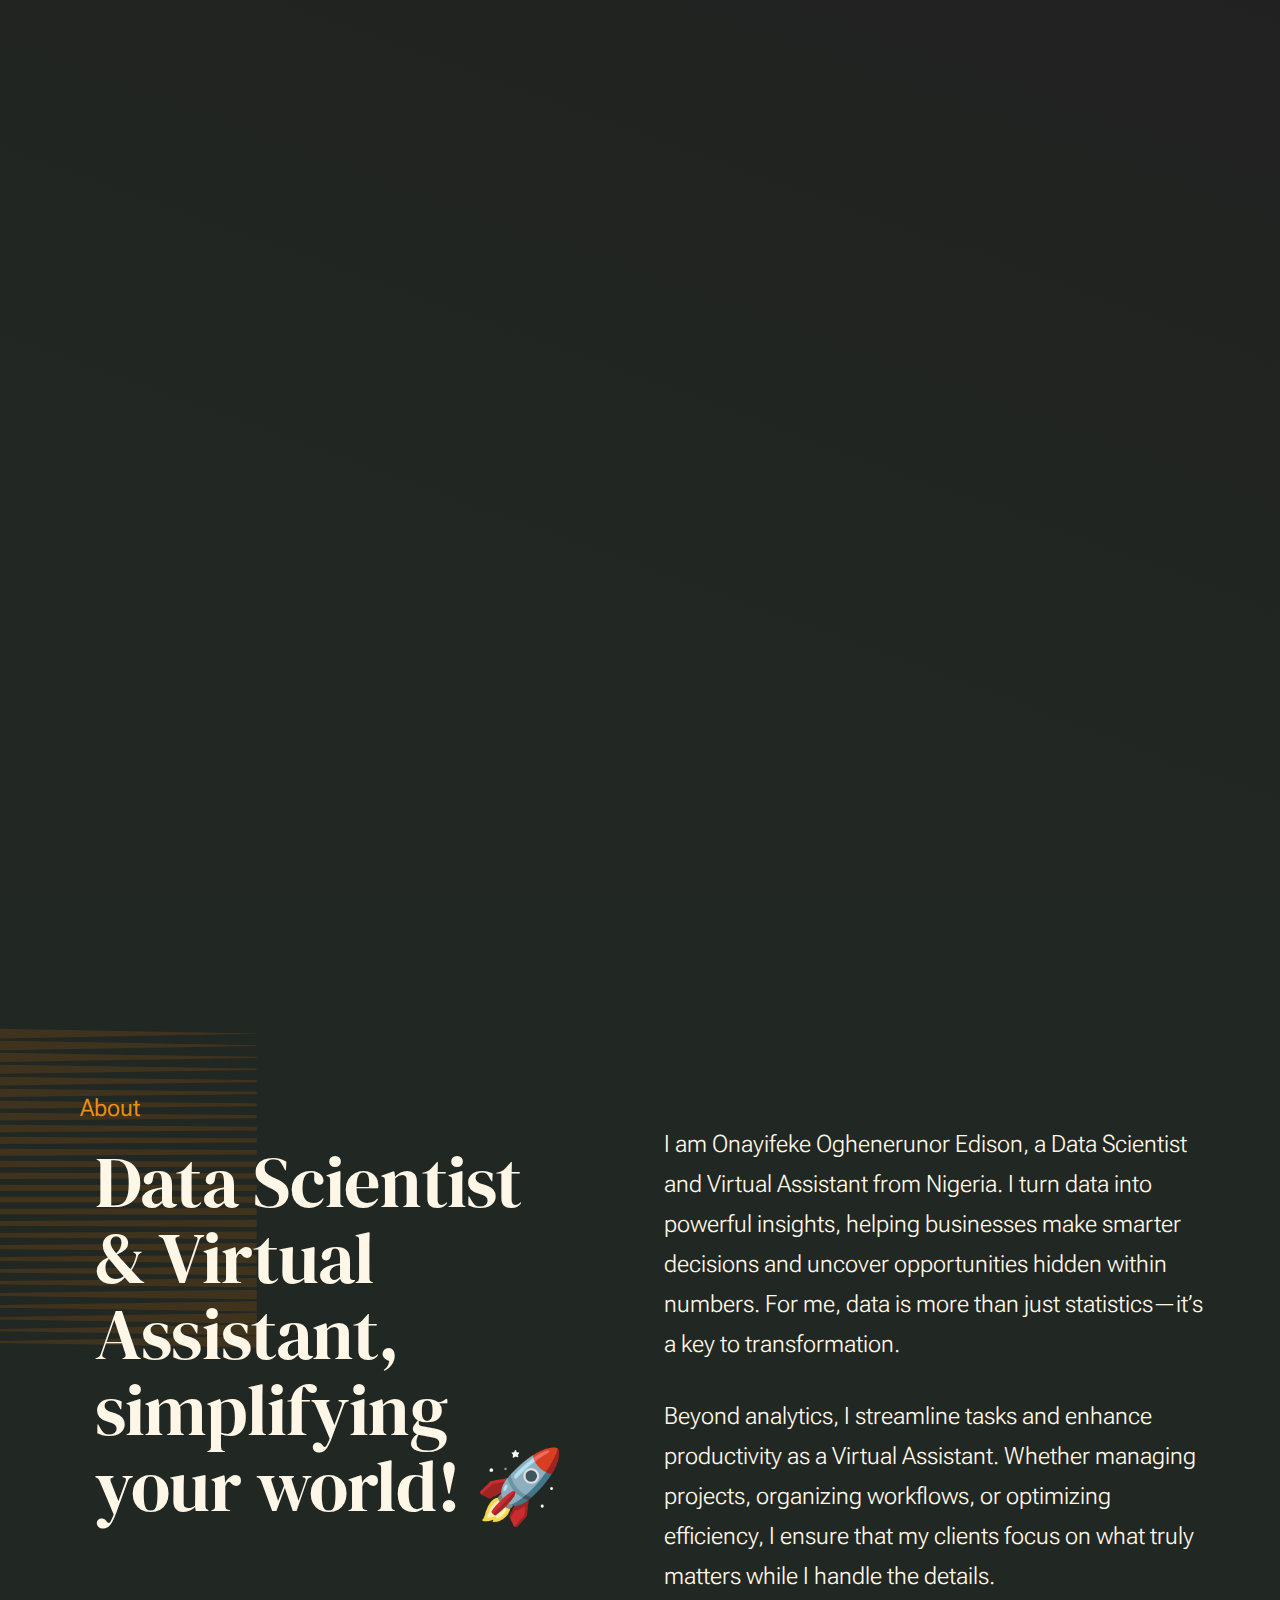
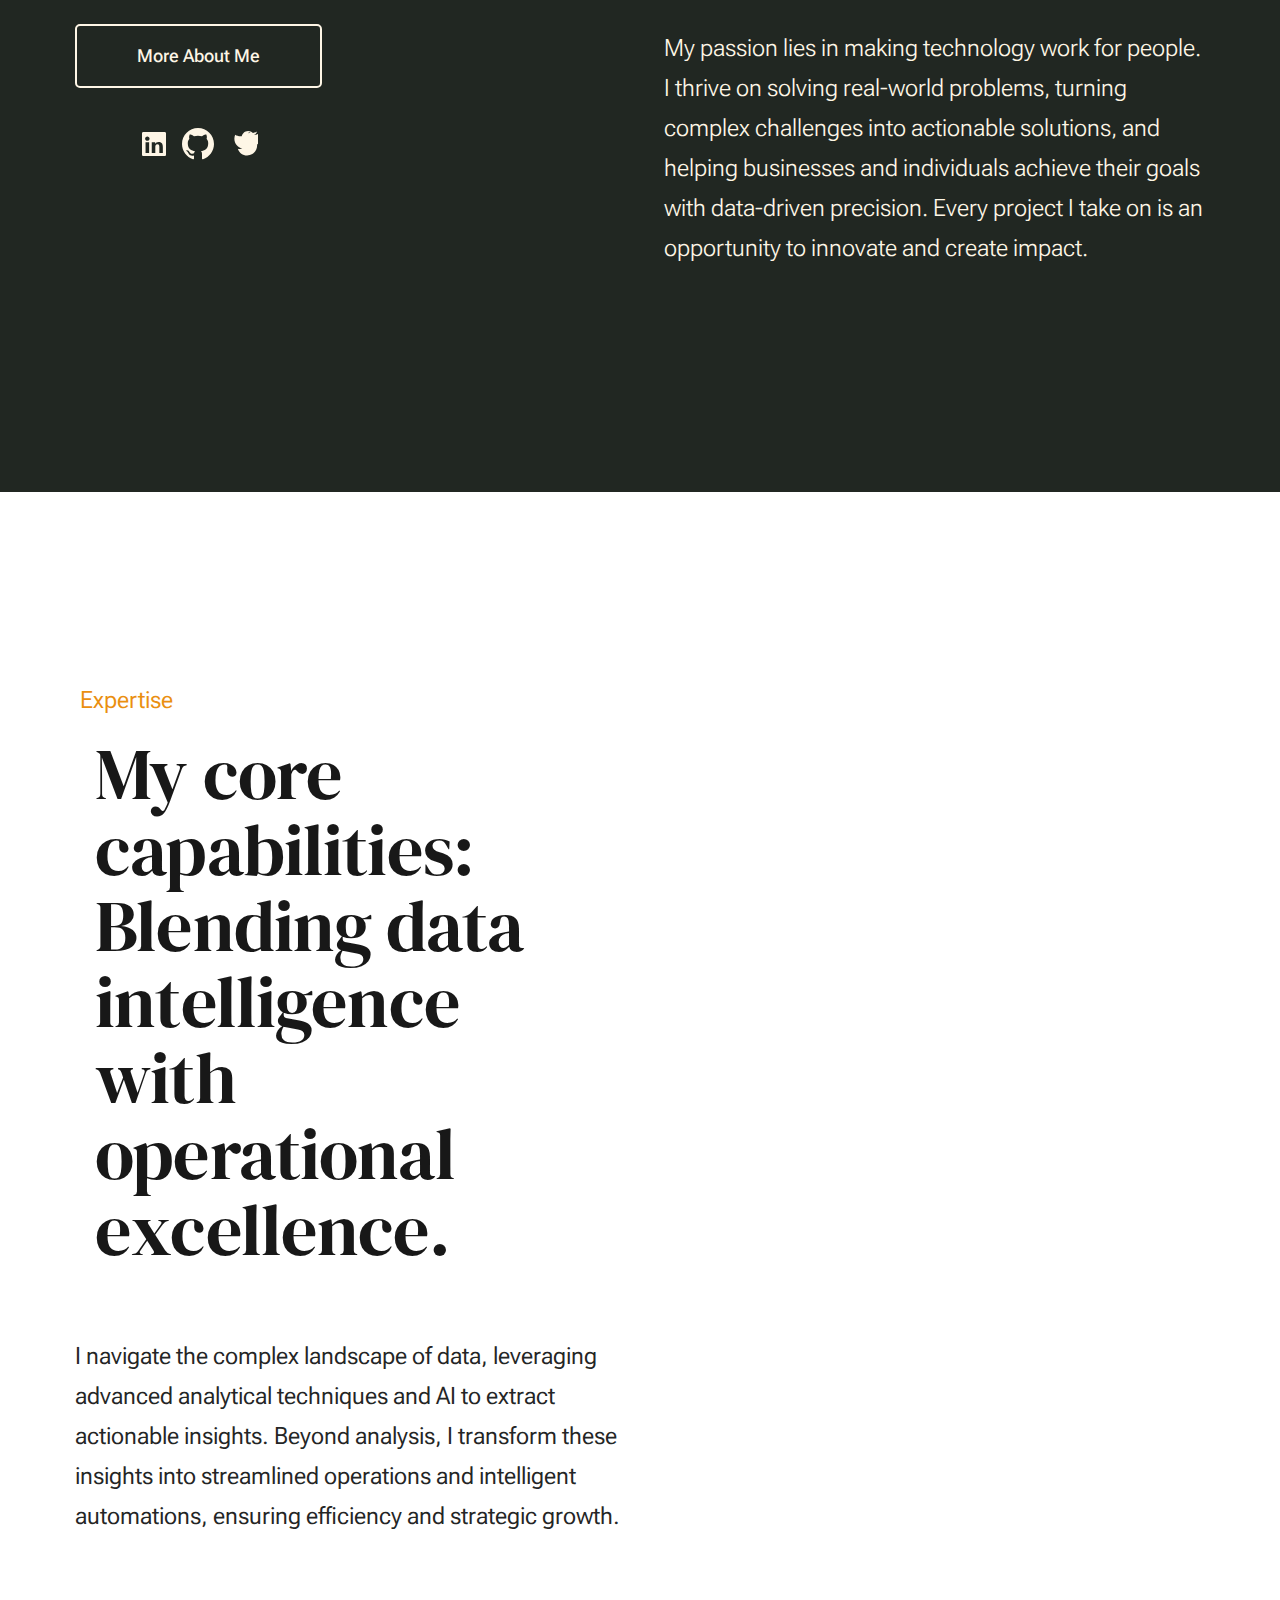
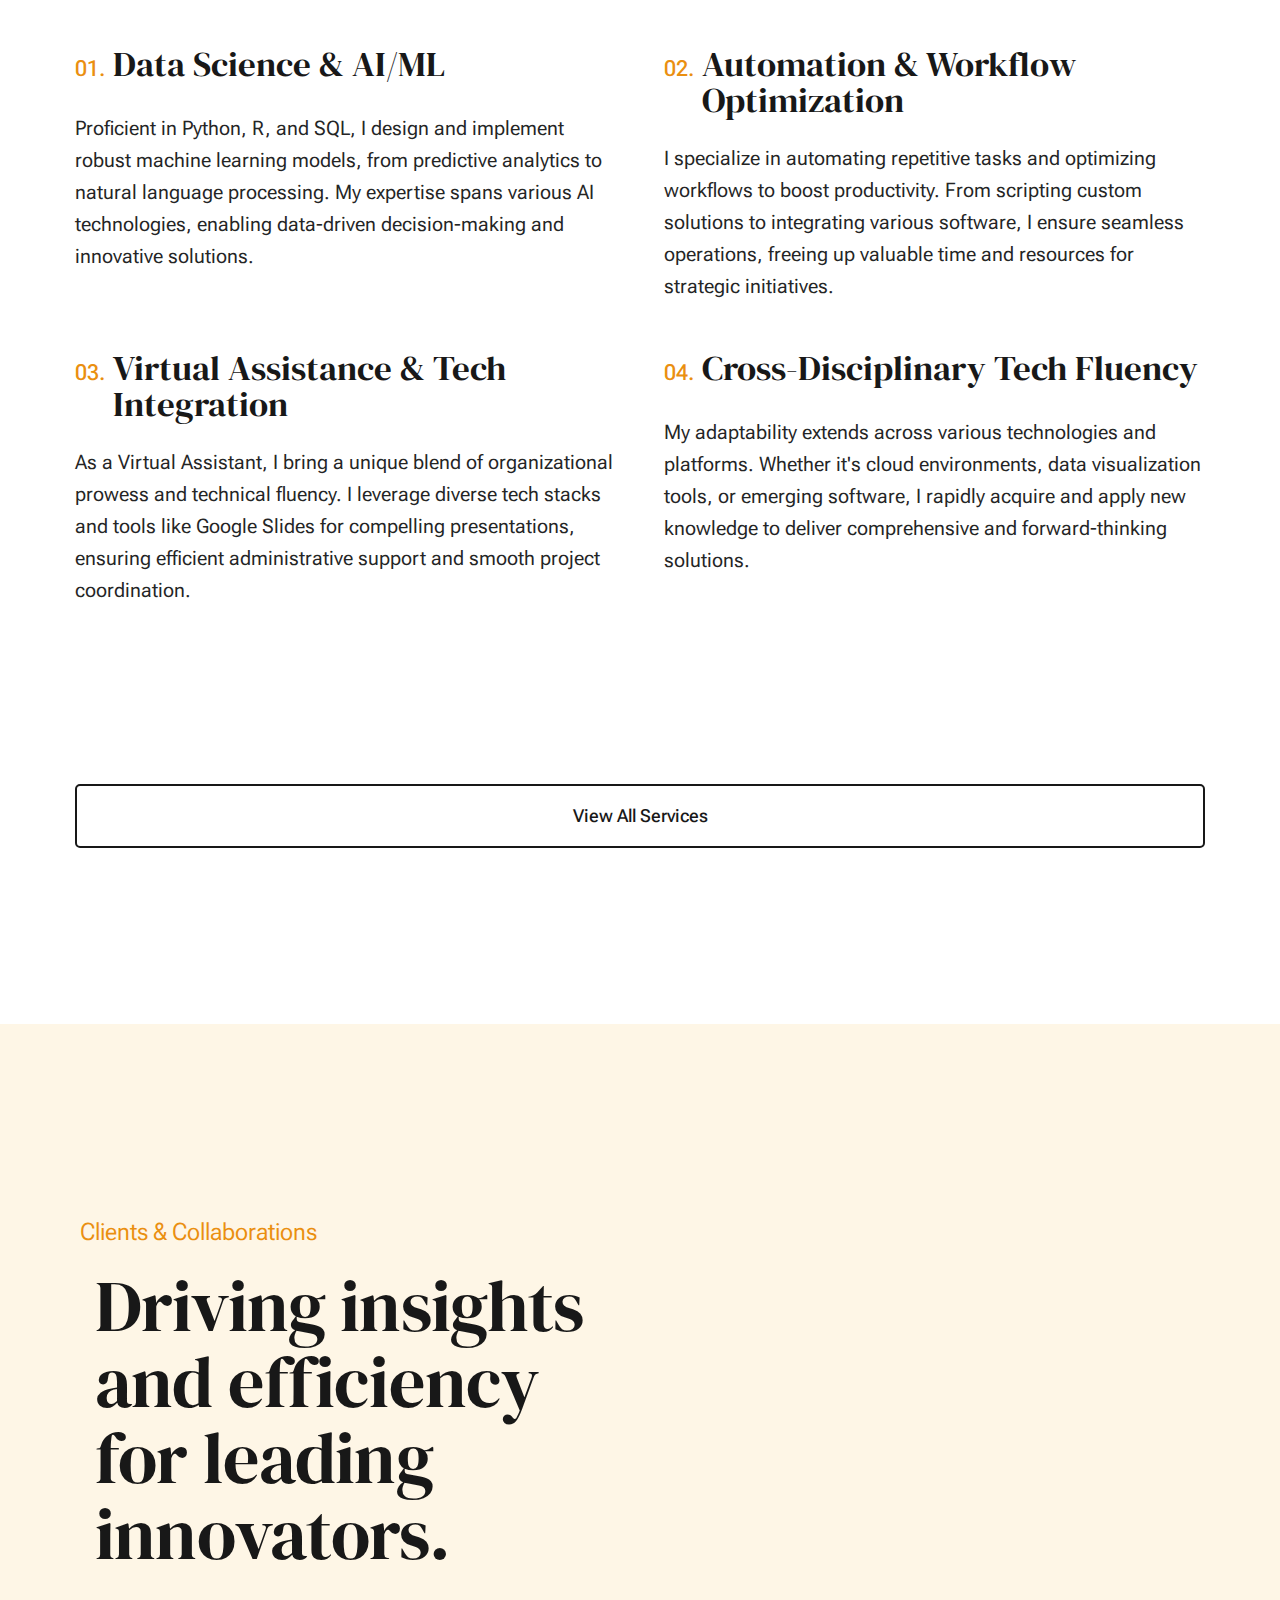
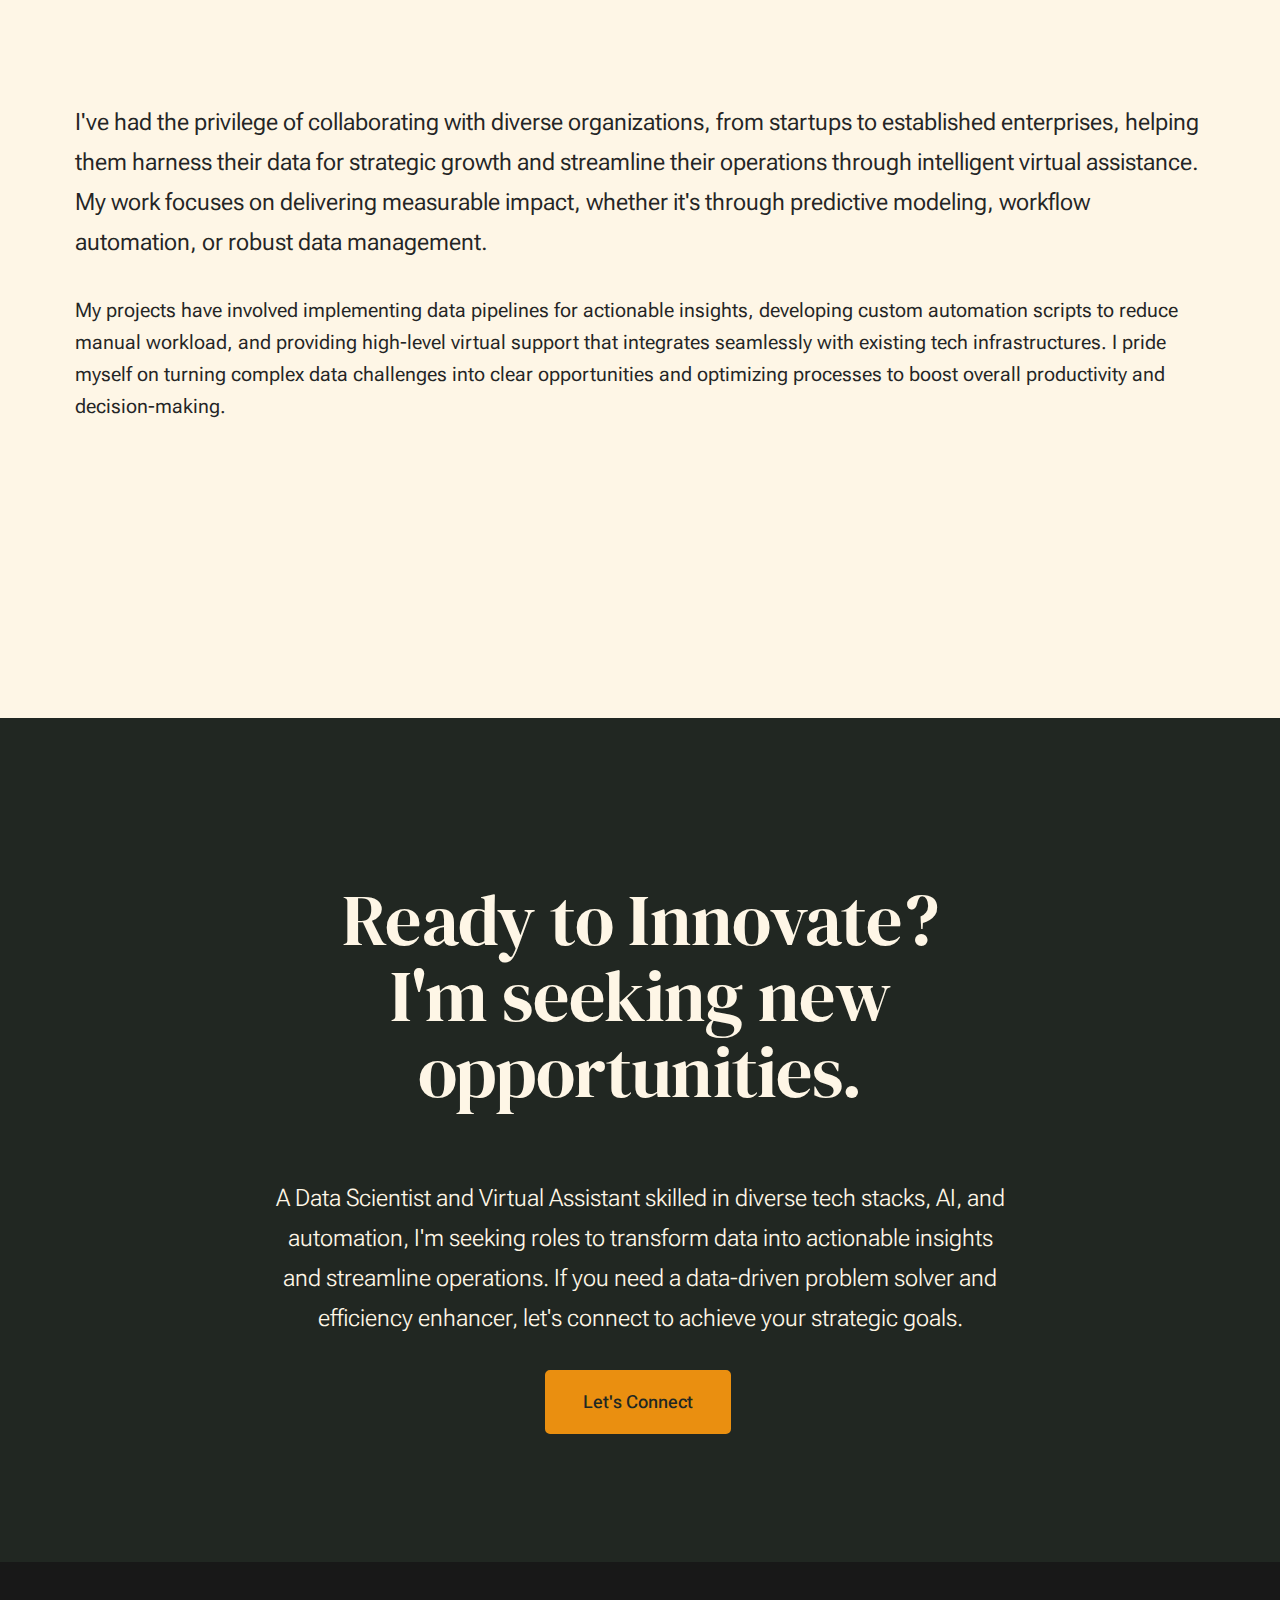
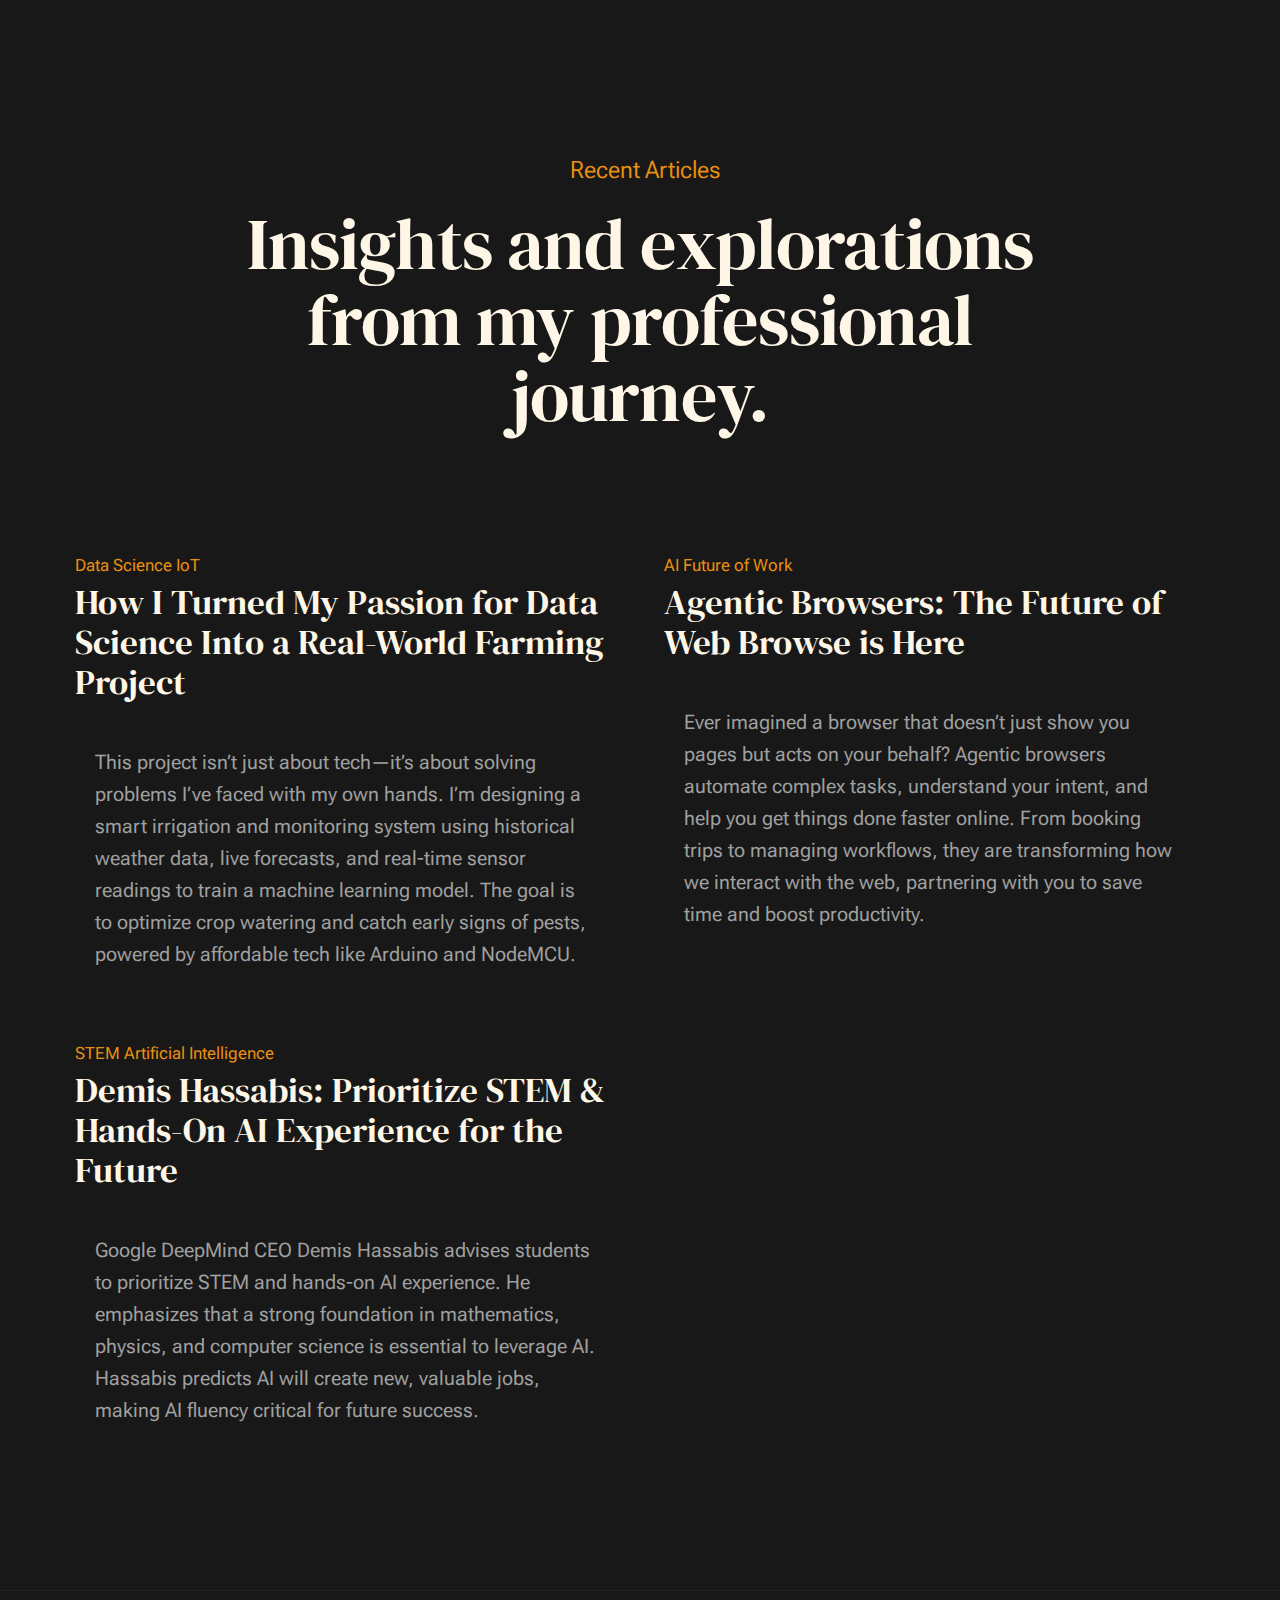
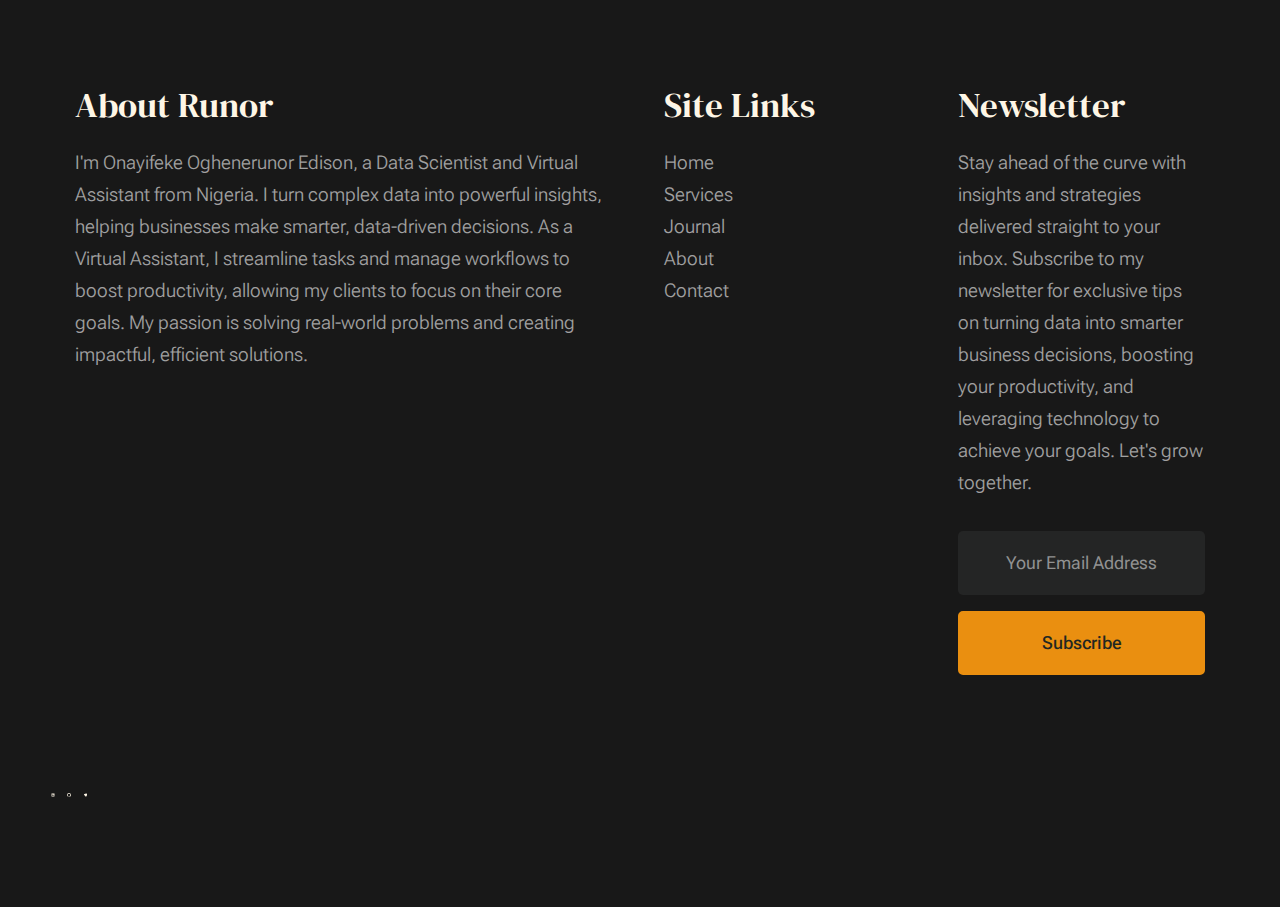
<file: index.html>
<!DOCTYPE html>
<html lang="en" class="no-js">
<head>

    <meta charset="utf-8">
    <meta name="viewport" content="width=device-width, initial-scale=1">
    <title>Runor</title>

    <script>
        document.documentElement.classList.remove('no-js');
        document.documentElement.classList.add('js');
    </script>

    <link rel="stylesheet" href="css/vendor.css">
    <link rel="stylesheet" href="css/styles.css">

    <link rel="apple-touch-icon" sizes="180x180" href="apple-touch-icon.png">
    <link rel="icon" type="image/png" sizes="32x32" href="favicon-32x32.png">
    <link rel="icon" type="image/png" sizes="16x16" href="favicon-16x16.png">
    <link rel="manifest" href="site.webmanifest">

</head>


<body id="top">

    
    <div id="preloader">
        <div id="loader" class="dots-fade">
            <div></div>
            <div></div>
            <div></div>
        </div>
    </div>


    <div id="page" class="s-pagewrap ss-home">


        <header class="s-header">

            <div class="row s-header__inner width-sixteen-col">

                <div class="s-header__block">
                    <div class="s-header__logo">
                        <a class="logo" href="index.html">
                            <img src="images/logo.svg" alt="Homepage">
                        </a>
                    </div>

                    <a class="s-header__menu-toggle" href="#0"><span>Menu</span></a>
                </div> <nav class="s-header__nav">
    
                    <ul class="s-header__menu-links">
                        <li><a href="about.html">About</a></li>
                        <li><a href="services.html">Services</a></li>
                        <li><a href="blog.html">Journal</a></li>
                        <li><a href="contact.html">Contact</a></li>
                    </ul> <div class="s-header__contact">
                        <a href="mailto:edisononayifeke@gmail.com" class="btn btn--primary s-header__contact-btn">Let's Work Together</a>                 
                    </div> </nav> </div> </header> <section id="content" class="s-content">

            <section id="intro" class="s-intro">

                <div class="row s-intro__content width-sixteen-col">

                    <div class="column lg-12 s-intro__content-inner grid-block">
                        
                        <div class="s-intro__content-text">
                            <div class="s-intro__content-pretitle text-pretitle">Hello, I'm Oghenerunor</div>
                            <h1 class="s-intro__content-title">
                                I turn data into insights <br> 
                                and assist with your tasks.
                            </h1>
                        </div> <div class="s-intro__content-media"> 
                            <div class="s-intro__content-media-inner">             
                                <img src="images/intro-bg.jpg" srcset="images/intro-bg.jpg" alt="">
                                <div class="lines">             
                                    <span></span>                         
                                </div>
                            </div>
                        </div> <div class="s-intro__scroll-down">
                            <a href="#about" class="smoothscroll">
                                <div class="scroll-icon">
                                    <svg xmlns="http://www.w3.org/2000/svg" viewBox="0 0 24 24" width="36" height="36" fill="none" stroke="#97b34a" stroke-width="1" stroke-linecap="round" stroke-linejoin="round"><polyline points="7 13 12 18 17 13"></polyline><line x1="12" y1="18" x2="12" y2="6"></line></svg>
                                </div>
                                <span>Scroll for more</span>
                            </a>
                        </div> </div> </div> </section> <section id="about" class="s-about target-section">

                <div class="row s-about__content width-sixteen-col">
                    <div class="column grid-block grid-section-split">

                        <img src="images/geometric_shape.svg" alt="" class="s-about__content-imgbg">

                        <div class="section-header grid-section-split__header">
                            <div class="text-pretitle">About</div>                  
                            <h2 class="text-display-title">
                                Data Scientist & Virtual Assistant, simplifying your world! 🚀    
                            </h2>                   
                        </div> <div class="s-about__content-main grid-section-split__primary">
                            <p class="attention-getter">
                                I am Onayifeke Oghenerunor Edison, a Data Scientist and Virtual Assistant from Nigeria. I turn data into 
                                powerful insights, helping businesses make smarter decisions and uncover opportunities hidden within numbers. 
                                For me, data is more than just statistics—it’s a key to transformation.
                            </p>
                        
                            <p class="attention-getter">
                                Beyond analytics, I streamline tasks and enhance productivity as a Virtual Assistant. Whether managing 
                                projects, organizing workflows, or optimizing efficiency, I ensure that my clients focus on what truly matters 
                                while I handle the details.
                            </p>
                        
                            <p class="attention-getter">
                                My passion lies in making technology work for people. I thrive on solving real-world problems, turning complex 
                                challenges into actionable solutions, and helping businesses and individuals achieve their goals with data-driven 
                                precision. Every project I take on is an opportunity to innovate and create impact.
                            </p>
                        </div>
                        
                        <div class="s-about__content-btn grid-section-split__bottom">
                            <a href="about.html" class="btn btn--stroke u-fullwidth">More About Me</a>

                            <ul class="s-about__social social-list">
                                <li>
                                    <a href="https://www.linkedin.com/in/oghenerunor" target="_blank" rel="noopener noreferrer">
                                        <svg xmlns="http://www.w3.org/2000/svg" width="24" height="24" viewBox="0 0 24 24" style="fill:rgba(0, 0, 0, 1);transform:;-ms-filter:"><path d="M20,3H4C3.447,3,3,3.448,3,4v16c0,0.552,0.447,1,1,1h16c0.553,0,1-0.448,1-1V4C21,3.448,20.553,3,20,3zM8.339,18.667H5.667v-8h2.672V18.667zM7.004,9.638 C6.082,9.638,5.339,8.887,5.339,7.971c0-0.916,0.743-1.667,1.665-1.667c0.923,0,1.672,0.751,1.672,1.667 C8.676,8.887,7.927,9.638,7.004,9.638zM18.667,18.667h-2.668v-4.162c0-1.002-0.017-2.287-1.399-2.287c-1.402,0-1.619,1.09-1.619,2.217v4.232h-2.668v-8h2.56v1.171h0.036 c0.354-0.675,1.227-1.385,2.528-1.385c2.704,0,3.203,1.778,3.203,4.095V18.667z"></path></svg>
                                        <span class="u-screen-reader-text">LinkedIn</span>
                                    </a>
                                </li>
                                <li>
                                    <a href="https://github.com/Eddythemachine" target="_blank" rel="noopener noreferrer">
                                        <svg xmlns="http://www.w3.org/2000/svg" width="24" height="24" viewBox="0 0 24 24" style="fill:rgba(0, 0, 0, 1);transform:;-ms-filter:"><path d="M12 0c-6.626 0-12 5.373-12 12 0 5.302 3.438 9.8 8.207 11.387.599.111.793-.261.793-.577v-2.234c-3.338.726-4.033-1.416-4.033-1.416-.546-1.387-1.333-1.756-1.333-1.756-1.082-.743.082-.729.082-.729 1.205.086 1.838 1.237 1.838 1.237 1.07 1.835 2.809 1.305 3.492.997.107-.775.418-1.305.762-1.604-2.665-.305-5.467-1.334-5.467-5.931 0-1.311.469-2.381 1.236-3.221-.124-.303-.535-1.524.117-3.176 0 0 1.008-.322 3.301 1.23.957-.266 1.983-.399 3.003-.404 1.02.005 2.046.138 3.006.404 2.291-1.552 3.297-1.23 3.297-1.23.653 1.653.242 2.874.118 3.176.77.84 1.235 1.911 1.235 3.221 0 4.609-2.807 5.624-5.479 5.921.43.372.823 1.102.823 2.222v3.293c0 .319.192.694.801.576c4.765-1.589 8.199-6.086 8.199-11.386C24 5.373 18.627 0 12 0z"></path></svg>
                                        <span class="u-screen-reader-text">GitHub</span>
                                    </a>
                                </li>
                                <li>
                                    <a href="https://x.com/ai_syfer" target="_blank" rel="noopener noreferrer">
                                        <svg xmlns="http://www.w3.org/2000/svg" width="24" height="24" viewBox="0 0 24 24" style="fill:rgba(0, 0, 0, 1);transform:;-ms-filter:"><path d="M24 4.557c-.883.392-1.832.656-2.828.775 1.017-.609 1.795-1.574 2.166-2.721-.951.564-2.005.974-3.127 1.195-.89-.941-2.164-1.52-3.578-1.52-2.715 0-4.92 2.205-4.92 4.92 0 .385.044.759.13.1.543.149 1.11.233 1.7.233 1.895 0 3.442-1.547 3.442-3.442 0-.256-.03-.505-.084-.746.574-.083 1.128-.276 1.649-.556-1.868 2.008-4.606 3.315-7.755 3.315-1.42 0-2.766-.415-3.905-1.135-.398.924-.606 1.996-.606 3.166 0 3.585 2.553 6.587 5.949 7.279-.623.169-1.28.26-1.96.26-.479 0-.943-.047-1.393-.135.949 2.969 3.682 5.127 6.897 5.127 4.12 0 7.575-3.398 7.575-7.575 0-.244-.01-.487-.033-.728.489-.353.914-.799 1.246-1.309z"/></svg>
                                        <span class="u-screen-reader-text">X</span>
                                    </a>
                                </li>
                            </ul>
                        </div> </div> </div>
                        
            </section> <section id="expertise" class="s-expertise">

                <div class="row s-expertise__content width-sixteen-col">
                    <div class="column xl-12 grid-block grid-section-split">
            
                        <div class="section-header grid-section-split__header">
                            <div class="text-pretitle">Expertise</div>
                            <h2 class="text-display-title">
                            My core capabilities: Blending data intelligence with operational excellence.
                            </h2>
                        
                            <p class="lead">
                            I navigate the complex landscape of data, leveraging advanced analytical techniques and AI to extract actionable insights. Beyond analysis, I transform these insights into streamlined operations and intelligent automations, ensuring efficiency and strategic growth.
                            </p>
                        </div> 
                        
                        <div class="s-expertise__content-main grid-section-split__primary">
                        
                            <div class="grid-list-items list-items show-ctr">
                        
                                <div class="grid-list-items__item list-items__item">
                                    <div class="grid-list-items__title list-items__item-header">
                                        <h3 class="list-items__item-title">Data Science & AI/ML</h3>
                                    </div>
                                    <div class="grid-list-items__text list-items__item-text">
                                        <p>
                                        Proficient in Python, R, and SQL, I design and implement robust machine learning models, from predictive analytics to natural language processing. My expertise spans various AI technologies, enabling data-driven decision-making and innovative solutions.
                                        </p>
                                    </div>
                                </div> 
                                
                                <div class="grid-list-items__item list-items__item">
                                    <div class="grid-list-items__title list-items__item-header">
                                        <h3 class="list-items__item-title">Automation & Workflow Optimization</h3>
                                    </div>
                                    <div class="grid-list-items__text list-items__item-text">
                                        <p>
                                        I specialize in automating repetitive tasks and optimizing workflows to boost productivity. From scripting custom solutions to integrating various software, I ensure seamless operations, freeing up valuable time and resources for strategic initiatives.
                                        </p>
                                    </div>
                                </div> 
                                
                                <div class="grid-list-items__item list-items__item">
                                    <div class="grid-list-items__title list-items__item-header">
                                        <h3 class="list-items__item-title">Virtual Assistance & Tech Integration</h3>
                                    </div>
                                    <div class="grid-list-items__text list-items__item-text">
                                        <p>
                                        As a Virtual Assistant, I bring a unique blend of organizational prowess and technical fluency. I leverage diverse tech stacks and tools like Google Slides for compelling presentations, ensuring efficient administrative support and smooth project coordination.
                                        </p>
                                    </div>
                                </div> 
                                
                                <div class="grid-list-items__item list-items__item">
                                    <div class="grid-list-items__title list-items__item-header">
                                        <h3 class="list-items__item-title">Cross-Disciplinary Tech Fluency</h3>
                                    </div>
                                    <div class="grid-list-items__text list-items__item-text">
                                        <p>
                                        My adaptability extends across various technologies and platforms. Whether it's cloud environments, data visualization tools, or emerging software, I rapidly acquire and apply new knowledge to deliver comprehensive and forward-thinking solutions.
                                        </p>
                                    </div>
                                </div> 
                            
                            </div> 
                        
                        </div> 
                        
                        <div class="s-expertise__content-btn grid-section-split__bottom">
                            <a href="services.html" class="btn btn--stroke u-fullwidth">View All Services</a>
                        </div> 
                    
                    </div> 
                </div> 
            </section> <section id="clients" class="s-clients">

                <div class="row s-clients__content-block width-sixteen-col">
                    <div class="column xl-12 grid-block grid-section-split">
            
                        <div class="section-header grid-section-split__header">
                            <div class="text-pretitle">Clients & Collaborations</div>
                            <h2 class="text-display-title">
                            Driving insights and efficiency for leading innovators.
                            </h2>
                        </div> 
                        
                        <div class="grid-section-split__primary">
                            <p class="lead">
                            I've had the privilege of collaborating with diverse organizations, from startups to established enterprises, helping them harness their data for strategic growth and streamline their operations through intelligent virtual assistance. My work focuses on delivering measurable impact, whether it's through predictive modeling, workflow automation, or robust data management.
                            </p>
                        
                            <p>
                            My projects have involved implementing data pipelines for actionable insights, developing custom automation scripts to reduce manual workload, and providing high-level virtual support that integrates seamlessly with existing tech infrastructures. I pride myself on turning complex data challenges into clear opportunities and optimizing processes to boost overall productivity and decision-making.
                            </p>
                        </div> 
                    
                    </div> 
                </div> 
                
                <div class="row s-clients__content-block width-sixteen-col">
                    <div class="column xl-12">
                        <div class="swiper-container testimonials__slider home-slider">
                        </div> 
                    </div> 
                </div> 

            </section> </section> <section id="cta" class="s-cta">

            <div class="row row-x-center text-center">
                <div class="column xl-8 lg-12">

                    <div class="s-cta__content">
                        <h2 class="text-display-title">
                        Ready to Innovate? I'm seeking new opportunities.
                        </h2>
                        <p class="lead">
                        A Data Scientist and Virtual Assistant skilled in diverse tech stacks, AI, and automation, I'm seeking roles to transform data into actionable insights and streamline operations. If you need a data-driven problem solver and efficiency enhancer, let's connect to achieve your strategic goals.
                        </p>
                        <a href="mailto:edisononayifeke@gmail.com?subject=Job%20Opportunity%20Inquiry%20-%20Data%20Scientist%20/%20Virtual%20Assistant&body=Hello%20Edison,%0D%0A%0D%0AI saw your profile and am interested in discussing a potential job opportunity. %0D%0A%0D%0A[Your%20Name]%0D%0A[Your%20Company/Organization]%0D%0A[Briefly%20describe%20the%20opportunity%20or%20your%20interest]" class="btn btn--primary">Let's Connect</a>
                    </div>

                </div>
            </div>

        </section> <section id="journal" class="s-journal">

            <div class="row s-journal__content width-sixteen-col">
                <div class="column xl-12 grid-block">
        
                    <div class="grid-full section-header text-center">
                        <div class="text-pretitle">Recent Articles</div>
                        <h2 class="text-display-title">
                        Insights and explorations from my professional journey.
                        </h2>
                    </div> 
                    
                    <div class="grid-full s-journal__content-main grid-list-items">
        
                        <div class="grid-list-items__item blog-card">
                            <div class="blog-card__header">
                                <div class="blog-card__cat-links">
                                    <a href="https://www.linkedin.com/posts/onayifeke-oghenerunor-485235235_datascience-machinelearning-iot-activity-7336842638525935616-zl5u?utm_source=share&utm_medium=member_desktop&rcm=ACoAADqWv2UBRe2WK9MBrBd-dD6zrrm0DTDfL70">Data Science</a>
                                    <a href="https://www.linkedin.com/posts/onayifeke-oghenerunor-485235235_datascience-machinelearning-iot-activity-7336842638525935616-zl5u?utm_source=share&utm_medium=member_desktop&rcm=ACoAADqWv2UBRe2WK9MBrBd-dD6zrrm0DTDfL70">IoT</a>
                                </div>
                                <h3 class="blog-card__title"><a href="https://www.linkedin.com/posts/onayifeke-oghenerunor-485235235_datascience-machinelearning-iot-activity-73368426385525935616-zl5u?utm_source=share&utm_medium=member_desktop&rcm=ACoAADqWv2UBRe2WK9MBrBd-dD6zrrm0DTDfL70">How I Turned My Passion for Data Science Into a Real-World Farming Project</a></h3>
                            </div>
                            <div class="blog-card__text journal-text-content">
                                <p>
                                This project isn’t just about tech—it’s about solving problems I’ve faced with my own hands. I’m designing a smart irrigation and monitoring system using historical weather data, live forecasts, and real-time sensor readings to train a machine learning model. The goal is to optimize crop watering and catch early signs of pests, powered by affordable tech like Arduino and NodeMCU.
                                </p>
                            </div>
                        </div> 
                        
                        <div class="grid-list-items__item blog-card">
                            <div class="blog-card__header">
                                <div class="blog-card__cat-links">
                                    <a href="https://www.linkedin.com/posts/onayifeke-oghenerunor-485235235_ai-agenticbrowsers-futureofwork-activity-7335877300673994752-cX0y?utm_source=share&utm_medium=member_desktop&rcm=ACoAADqWv2UBRe2WK9MBrBd-dD6zrrm0DTDfL70">AI</a>
                                    <a href="https://www.linkedin.com/posts/onayifeke-oghenerunor-485235235_ai-agenticbrowsers-futureofwork-activity-7335877300673994752-cX0y?utm_source=share&utm_medium=member_desktop&rcm=ACoAADqWv2UBRe2WK9MBrBd-dD6zrrm0DTDfL70">Future of Work</a>
                                </div>
                                <h3 class="blog-card__title"><a href="https://www.linkedin.com/posts/onayifeke-oghenerunor-485235235_ai-agenticbrowsers-futureofwork-activity-7335877300673994752-cX0y?utm_source=share&utm_medium=member_desktop&rcm=ACoAADqWv2UBRe2WK9MBrBd-dD6zrrm0DTDfL70">Agentic Browsers: The Future of Web Browse is Here</a></h3>
                            </div>
                            <div class="blog-card__text journal-text-content">
                                <p>
                                Ever imagined a browser that doesn’t just show you pages but acts on your behalf? Agentic browsers automate complex tasks, understand your intent, and help you get things done faster online. From booking trips to managing workflows, they are transforming how we interact with the web, partnering with you to save time and boost productivity.
                                </p>
                            </div>
                        </div> 
                        
                        <div class="grid-list-items__item blog-card">
                            <div class="blog-card__header">
                                <div class="blog-card__cat-links">
                                    <a href="https://www.linkedin.com/posts/onayifeke-oghenerunor-485235235_stem-artificialintelligence-futureofwork-activity-7335875109196390400-UHxx?utm_source=share&utm_medium=member_desktop&rcm=ACoAADqWv2UBRe2WK9MBrBd-dD6zrrm0DTDfL70">STEM</a>
                                    <a href="https://www.linkedin.com/posts/onayifeke-oghenerunor-485235235_stem-artificialintelligence-futureofwork-activity-7335875109196390400-UHxx?utm_source=share&utm_medium=member_desktop&rcm=ACoAADqWv2UBRe2WK9MBrBd-dD6zrrm0DTDfL70">Artificial Intelligence</a>
                                </div>
                                <h3 class="blog-card__title"><a href="https://www.linkedin.com/posts/onayifeke-oghenerunor-485235235_stem-artificialintelligence-futureofwork-activity-7335875109196390400-UHxx?utm_source=share&utm_medium=member_desktop&rcm=ACoAADqWv2UBRe2WK9MBrBd-dD6zrrm0DTDfL70">Demis Hassabis: Prioritize STEM & Hands-On AI Experience for the Future</a></h3>
                            </div>
                            <div class="blog-card__text journal-text-content">
                                <p>
                                Google DeepMind CEO Demis Hassabis advises students to prioritize STEM and hands-on AI experience. He emphasizes that a strong foundation in mathematics, physics, and computer science is essential to leverage AI. Hassabis predicts AI will create new, valuable jobs, making AI fluency critical for future success.
                                </p>
                            </div>
                        </div> 
                    
                    </div> 
                
                </div> 
            
            </div> 
        
        </section> 


        <footer class="s-footer">
            <div class="row s-footer__content">
                <div class="column xl-6 lg-6 md-12 s-footer__block s-footer__about">           
                    <h3>About Runor</h3>
                    <p>
                        I'm Onayifeke Oghenerunor Edison, a Data Scientist and Virtual Assistant from Nigeria. I turn complex data into powerful insights, helping businesses make smarter, data-driven decisions. As a Virtual Assistant, I streamline tasks and manage workflows to boost productivity, allowing my clients to focus on their core goals. My passion is solving real-world problems and creating impactful, efficient solutions.
                    </p>             
                </div>             
                <div class="column xl-3 lg-6 md-12 s-footer__block s-footer__site-links">
                    <h3>Site Links</h3>
                    <ul class="link-list">
                        <li><a href="index.html">Home</a></li>
                        <li><a href="services.html">Services</a></li>
                        <li><a href="blog.html">Journal</a></li>
                        <li><a href="about.html">About</a></li>
                        <li><a href="contact.html">Contact</a></li>
                    </ul>
                </div>
                <div class="column xl-3 lg-6 md-12 tab-12 s-footer__block s-footer__newsletter">
                    <h3>Newsletter</h3>
                    <p>
                        Stay ahead of the curve with insights and strategies delivered straight to your inbox. Subscribe to my newsletter for exclusive tips on turning data into smarter business decisions, boosting your productivity, and leveraging technology to achieve your goals. Let's grow together.
                    </p>
                    <div class="subscribe-form">
                        <form id="mc-form" class="mc-form">
                            <input type="email" name="EMAIL" id="mce-EMAIL" class="u-fullwidth text-center" placeholder="Your Email Address" title="The domain portion of the email address is invalid (the portion after the @)." pattern="^([^\x00-\x20\x22\x28\x29\x2c\x2e\x3a-\x3c\x3e\x40\x5b-\x5d\x7f-\xff]+|\x22([^\x0d\x22\x5c\x80-\xff]|\x5c[\x00-\x7f])*\x22)(\x2e([^\x00-\x20\x22\x28\x29\x2c\x2e\x3a-\x3c\x3e\x40\x5b-\x5d\x7f-\xff]+|\x22([^\x0d\x22\x5c\x80-\xff]|\x5c[\x00-\x7f])*\x22))*\x40([^\x00-\x20\x22\x28\x29\x2c\x2e\x3a-\x3c\x3e\x40\x5b-\x5d\x7f-\xff]+|\x5b([^\x0d\x5b-\x5d\x80-\xff]|\x5c[\x00-\x7f])*\x5d)(\x2e([^\x00-\x20\x22\x28\x29\x2c\x2e\x3a-\x3c\x3e\x40\x5b-\x5d\x7f-\xff]+|\x5b([^\x0d\x5b-\x5d\x80-\xff]|\x5c[\x00-\x7f])*\x5d))*(\.\w{2,})+$" required>
                            <input type="submit" name="subscribe" value="Subscribe" class="btn btn--primary btn--small u-fullwidth">
                            <div class="mc-status"></div>
                        </form>
                    </div>
                </div> 
            
            <div class="row s-footer__bottom">
                <div class="column xl-6 lg-12">
                    <ul class="s-about__social social-list">
                        <li>
                            <a href="https://www.linkedin.com/in/oghenerunor" target="_blank" rel="noopener noreferrer">
                                <svg xmlns="http://www.w3.org/2000/svg" width="24" height="24" viewBox="0 0 24 24" style="fill:rgba(0, 0, 0, 1);transform:;-ms-filter:"><path d="M20,3H4C3.447,3,3,3.448,3,4v16c0,0.552,0.447,1,1,1h16c0.553,0,1-0.448,1-1V4C21,3.448,20.553,3,20,3zM8.339,18.667H5.667v-8h2.672V18.667zM7.004,9.638 C6.082,9.638,5.339,8.887,5.339,7.971c0-0.916,0.743-1.667,1.665-1.667c0.923,0,1.672,0.751,1.672,1.667 C8.676,8.887,7.927,9.638,7.004,9.638zM18.667,18.667h-2.668v-4.162c0-1.002-0.017-2.287-1.399-2.287c-1.402,0-1.619,1.09-1.619,2.217v4.232h-2.668v-8h2.56v1.171h0.036 c0.354-0.675,1.227-1.385,2.528-1.385c2.704,0,3.203,1.778,3.203,4.095V18.667z"></path></svg>
                                <span class="u-screen-reader-text">LinkedIn</span>
                            </a>
                        </li>
                        <li>
                            <a href="https://github.com/Eddythemachine" target="_blank" rel="noopener noreferrer">
                                <svg xmlns="http://www.w3.org/2000/svg" width="24" height="24" viewBox="0 0 24 24" style="fill:rgba(0, 0, 0, 1);transform:;-ms-filter:"><path d="M12 0c-6.626 0-12 5.373-12 12 0 5.302 3.438 9.8 8.207 11.387.599.111.793-.261.793-.577v-2.234c-3.338.726-4.033-1.416-4.033-1.416-.546-1.387-1.333-1.756-1.333-1.756-1.082-.743.082-.729.082-.729 1.205.086 1.838 1.237 1.838 1.237 1.07 1.835 2.809 1.305 3.492.997.107-.775.418-1.305.762-1.604-2.665-.305-5.467-1.334-5.467-5.931 0-1.311.469-2.381 1.236-3.221-.124-.303-.535-1.524.117-3.176 0 0 1.008-.322 3.301 1.23.957-.266 1.983-.399 3.003-.404 1.02.005 2.046.138 3.006.404 2.291-1.552 3.297-1.23 3.297-1.23.653 1.653.242 2.874.118 3.176.77.84 1.235 1.911 1.235 3.221 0 4.609-2.807 5.624-5.479 5.921.43.372.823 1.102.823 2.222v3.293c0 .319.192.694.801.576c4.765-1.589 8.199-6.086 8.199-11.386C24 5.373 18.627 0 12 0z"></path></svg>
                                <span class="u-screen-reader-text">GitHub</span>
                            </a>
                        </li>
                        <li>
                            <a href="https://x.com/ai_syfer" target="_blank" rel="noopener noreferrer">
                                <svg xmlns="http://www.w3.org/2000/svg" width="24" height="24" viewBox="0 0 24 24" style="fill:rgba(0, 0, 0, 1);transform:;-ms-filter:"><path d="M24 4.557c-.883.392-1.832.656-2.828.775 1.017-.609 1.795-1.574 2.166-2.721-.951.564-2.005.974-3.127 1.195-.89-.941-2.164-1.52-3.578-1.52-2.715 0-4.92 2.205-4.92 4.92 0 .385.044.759.13.1.543.149 1.11.233 1.7.233 1.895 0 3.442-1.547 3.442-3.442 0-.256-.03-.505-.084-.746.574-.083 1.128-.276 1.649-.556-1.868 2.008-4.606 3.315-7.755 3.315-1.42 0-2.766-.415-3.905-1.135-.398.924-.606 1.996-.606 3.166 0 3.585 2.553 6.587 5.949 7.279-.623.169-1.28.26-1.96.26-.479 0-.943-.047-1.393-.135.949 2.969 3.682 5.127 6.897 5.127 4.12 0 7.575-3.398 7.575-7.575 0-.244-.01-.487-.033-.728.489-.353.914-.799 1.246-1.309z"/></svg>
                                <span class="u-screen-reader-text">X</span>
                            </a>
                        </li>
                    </ul>
  
                </div>
            </div> 
            
        </footer> </div> <script src="js/plugins.js"></script>
    <script src="js/main.js"></script>

</body>
</html>
</file>
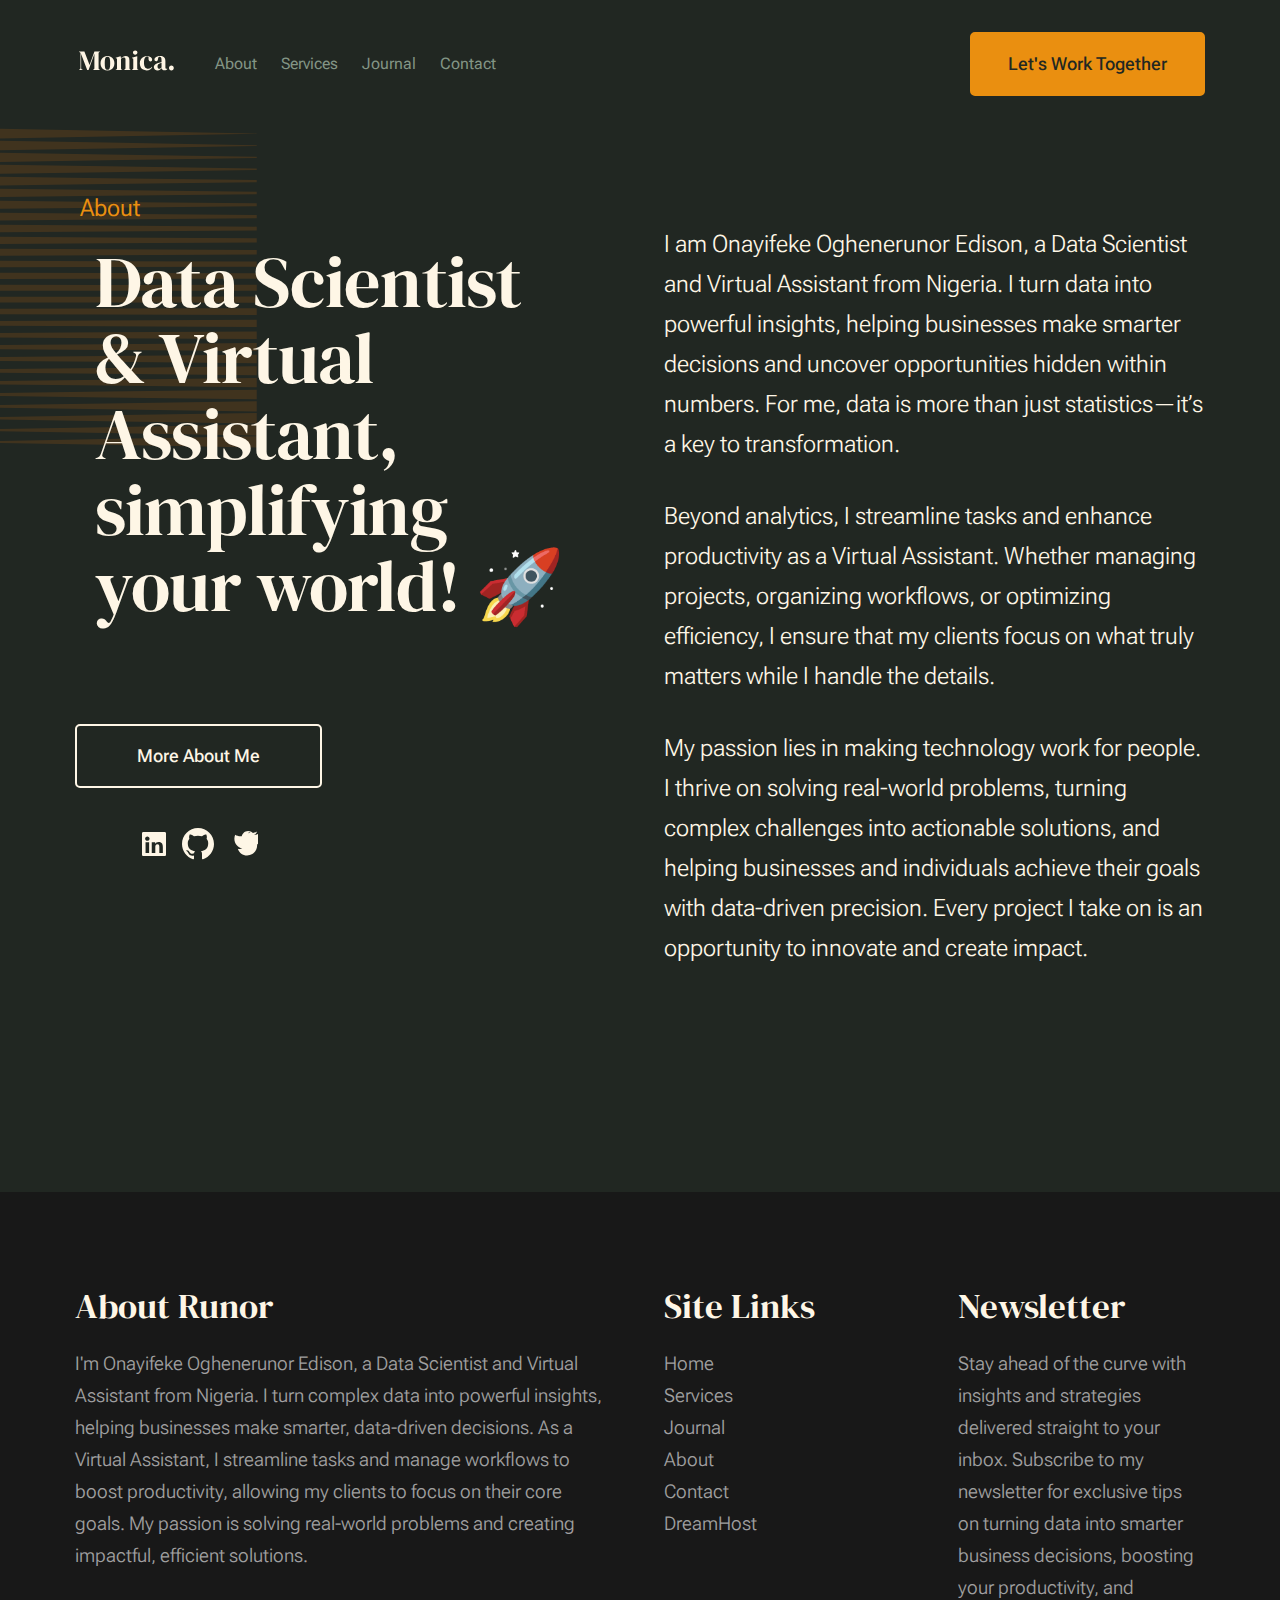
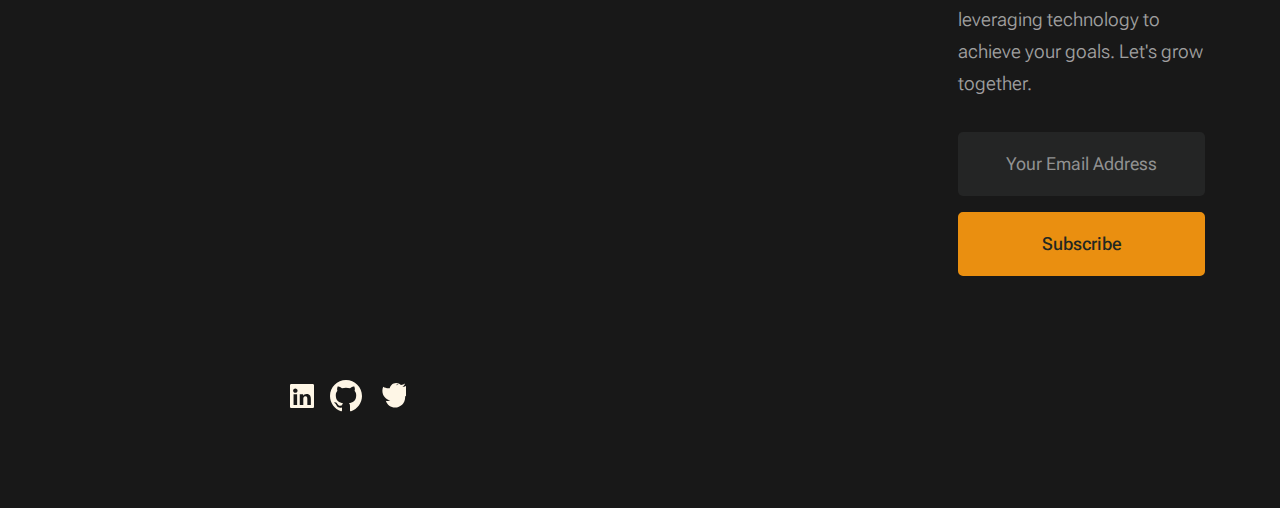
<file: about.html>
<!DOCTYPE html>
<html lang="en" class="no-js">
<head>

    <meta charset="utf-8">
    <meta name="viewport" content="width=device-width, initial-scale=1">
    <title>About - Runor</title>

    <script>
        document.documentElement.classList.remove('no-js');
        document.documentElement.classList.add('js');
    </script>

    <link rel="stylesheet" href="css/vendor.css">
    <link rel="stylesheet" href="css/styles.css">

    <link rel="apple-touch-icon" sizes="180x180" href="apple-touch-icon.png">
    <link rel="icon" type="image/png" sizes="32x32" href="favicon-32x32.png">
    <link rel="icon" type="image/png" sizes="16x16" href="favicon-16x16.png">
    <link rel="manifest" href="site.webmanifest">

</head>


<body id="top">


    <div id="preloader">
        <div id="loader" class="dots-fade">
            <div></div>
            <div></div>
            <div></div>
        </div>
    </div>


    <div id="page" class="s-pagewrap">


        <header class="s-header">
            <div class="row s-header__inner width-sixteen-col">
                <div class="s-header__block">
                    <div class="s-header__logo">
                        <a class="logo" href="index.html">
                            <img src="images/logo.svg" alt="Homepage">
                        </a>
                    </div>
                    <a class="s-header__menu-toggle" href="#0"><span>Menu</span></a>
                </div> <nav class="s-header__nav">
                    <ul class="s-header__menu-links">
                        <li><a href="about.html">About</a></li>
                        <li><a href="services.html">Services</a></li>
                        <li><a href="blog.html">Journal</a></li>
                        <li><a href="contact.html">Contact</a></li>
                    </ul> <div class="s-header__contact">
                        <a href="mailto:edisononayifeke@gmail.com" class="btn btn--primary s-header__contact-btn">Let's Work Together</a>
                    </div> </nav> </div> </header> <section id="content" class="s-content">

            <section id="about" class="s-about target-section">
                <div class="row s-about__content width-sixteen-col">
                    <div class="column grid-block grid-section-split">

                        <img src="images/geometric_shape.svg" alt="" class="s-about__content-imgbg">

                        <div class="section-header grid-section-split__header">
                            <div class="text-pretitle">About</div>
                            <h2 class="text-display-title">
                                Data Scientist & Virtual Assistant, simplifying your world! 🚀
                            </h2>
                        </div> <div class="s-about__content-main grid-section-split__primary">
                            <p class="attention-getter">
                                I am Onayifeke Oghenerunor Edison, a Data Scientist and Virtual Assistant from Nigeria. I turn data into powerful insights, helping businesses make smarter decisions and uncover opportunities hidden within numbers. For me, data is more than just statistics—it’s a key to transformation.
                            </p>
                            <p class="attention-getter">
                                Beyond analytics, I streamline tasks and enhance productivity as a Virtual Assistant. Whether managing projects, organizing workflows, or optimizing efficiency, I ensure that my clients focus on what truly matters while I handle the details.
                            </p>
                            <p class="attention-getter">
                                My passion lies in making technology work for people. I thrive on solving real-world problems, turning complex challenges into actionable solutions, and helping businesses and individuals achieve their goals with data-driven precision. Every project I take on is an opportunity to innovate and create impact.
                            </p>
                        </div> <div class="s-about__content-btn grid-section-split__bottom">
                            <a href="about.html" class="btn btn--stroke u-fullwidth">More About Me</a>
                            <ul class="s-about__social social-list">
                                <li>
                                    <a href="https://www.linkedin.com/in/oghenerunor" target="_blank" rel="noopener noreferrer">
                                        <svg xmlns="http://www.w3.org/2000/svg" width="24" height="24" viewBox="0 0 24 24" style="fill:rgba(0, 0, 0, 1);transform:;-ms-filter:"><path d="M20,3H4C3.447,3,3,3.448,3,4v16c0,0.552,0.447,1,1,1h16c0.553,0,1-0.448,1-1V4C21,3.448,20.553,3,20,3zM8.339,18.667H5.667v-8h2.672V18.667zM7.004,9.638 C6.082,9.638,5.339,8.887,5.339,7.971c0-0.916,0.743-1.667,1.665-1.667c0.923,0,1.672,0.751,1.672,1.667 C8.676,8.887,7.927,9.638,7.004,9.638zM18.667,18.667h-2.668v-4.162c0-1.002-0.017-2.287-1.399-2.287c-1.402,0-1.619,1.09-1.619,2.217v4.232h-2.668v-8h2.56v1.171h0.036 c0.354-0.675,1.227-1.385,2.528-1.385c2.704,0,3.203,1.778,3.203,4.095V18.667z"></path></svg>
                                        <span class="u-screen-reader-text">LinkedIn</span>
                                    </a>
                                </li>
                                <li>
                                    <a href="https://github.com/Eddythemachine" target="_blank" rel="noopener noreferrer">
                                        <svg xmlns="http://www.w3.org/2000/svg" width="24" height="24" viewBox="0 0 24 24" style="fill:rgba(0, 0, 0, 1);transform:;-ms-filter:"><path d="M12 0c-6.626 0-12 5.373-12 12 0 5.302 3.438 9.8 8.207 11.387.599.111.793-.261.793-.577v-2.234c-3.338.726-4.033-1.416-4.033-1.416-.546-1.387-1.333-1.756-1.333-1.756-1.082-.743.082-.729.082-.729 1.205.086 1.838 1.237 1.838 1.237 1.07 1.835 2.809 1.305 3.492.997.107-.775.418-1.305.762-1.604-2.665-.305-5.467-1.334-5.467-5.931 0-1.311.469-2.381 1.236-3.221-.124-.303-.535-1.524.117-3.176 0 0 1.008-.322 3.301 1.23.957-.266 1.983-.399 3.003-.404 1.02.005 2.046.138 3.006.404 2.291-1.552 3.297-1.23 3.297-1.23.653 1.653.242 2.874.118 3.176.77.84 1.235 1.911 1.235 3.221 0 4.609-2.807 5.624-5.479 5.921.43.372.823 1.102.823 2.222v3.293c0 .319.192.694.801.576c4.765-1.589 8.199-6.086 8.199-11.386C24 5.373 18.627 0 12 0z"></path></svg>
                                        <span class="u-screen-reader-text">GitHub</span>
                                    </a>
                                </li>
                                <li>
                                     <a href="https://x.com/ai_syfer" target="_blank" rel="noopener noreferrer">
                                        <svg xmlns="http://www.w3.org/2000/svg" width="24" height="24" viewBox="0 0 24 24" style="fill:rgba(0, 0, 0, 1);transform:;-ms-filter:"><path d="M24 4.557c-.883.392-1.832.656-2.828.775 1.017-.609 1.795-1.574 2.166-2.721-.951.564-2.005.974-3.127 1.195-.89-.941-2.164-1.52-3.578-1.52-2.715 0-4.92 2.205-4.92 4.92 0 .385.044.759.13.1.543.149 1.11.233 1.7.233 1.895 0 3.442-1.547 3.442-3.442 0-.256-.03-.505-.084-.746.574-.083 1.128-.276 1.649-.556-1.868 2.008-4.606 3.315-7.755 3.315-1.42 0-2.766-.415-3.905-1.135-.398.924-.606 1.996-.606 3.166 0 3.585 2.553 6.587 5.949 7.279-.623.169-1.28.26-1.96.26-.479 0-.943-.047-1.393-.135.949 2.969 3.682 5.127 6.897 5.127 4.12 0 7.575-3.398 7.575-7.575 0-.244-.01-.487-.033-.728.489-.353.914-.799 1.246-1.309z"/></svg>
                                        <span class="u-screen-reader-text">X</span>
                                    </a>
                                </li>
                            </ul>
                        </div> </div> </div> </section> </section> <footer class="s-footer">
            <div class="row s-footer__content">
                <div class="column xl-6 lg-6 md-12 s-footer__block s-footer__about">
                    <h3>About Runor</h3>
                    <p>
                        I'm Onayifeke Oghenerunor Edison, a Data Scientist and Virtual Assistant from Nigeria. I turn complex data into powerful insights, helping businesses make smarter, data-driven decisions. As a Virtual Assistant, I streamline tasks and manage workflows to boost productivity, allowing my clients to focus on their core goals. My passion is solving real-world problems and creating impactful, efficient solutions.
                    </p>
                </div>
                <div class="column xl-3 lg-6 md-12 s-footer__block s-footer__site-links">
                    <h3>Site Links</h3>
                    <ul class="link-list">
                        <li><a href="index.html">Home</a></li>
                        <li><a href="services.html">Services</a></li>
                        <li><a href="blog.html">Journal</a></li>
                        <li><a href="about.html">About</a></li>
                        <li><a href="contact.html">Contact</a></li>
                        <li><a href="https://www.dreamhost.com/r.cgi?287326">DreamHost</a></li>
                    </ul>
                </div>
                <div class="column xl-3 lg-6 md-12 tab-12 s-footer__block s-footer__newsletter">
                    <h3>Newsletter</h3>
                    <p>
                        Stay ahead of the curve with insights and strategies delivered straight to your inbox. Subscribe to my newsletter for exclusive tips on turning data into smarter business decisions, boosting your productivity, and leveraging technology to achieve your goals. Let's grow together.
                    </p>
                    <div class="subscribe-form">
                        <form id="mc-form" class="mc-form">
                            <input type="email" name="EMAIL" id="mce-EMAIL" class="u-fullwidth text-center" placeholder="Your Email Address" title="The domain portion of the email address is invalid (the portion after the @)." pattern="^([^\x00-\x20\x22\x28\x29\x2c\x2e\x3a-\x3c\x3e\x40\x5b-\x5d\x7f-\xff]+|\x22([^\x0d\x22\x5c\x80-\xff]|\x5c[\x00-\x7f])*\x22)(\x2e([^\x00-\x20\x22\x28\x29\x2c\x2e\x3a-\x3c\x3e\x40\x5b-\x5d\x7f-\xff]+|\x22([^\x0d\x22\x5c\x80-\xff]|\x5c[\x00-\x7f])*\x22))*\x40([^\x00-\x20\x22\x28\x29\x2c\x2e\x3a-\x3c\x3e\x40\x5b-\x5d\x7f-\xff]+|\x5b([^\x0d\x5b-\x5d\x80-\xff]|\x5c[\x00-\x7f])*\x5d)(\x2e([^\x00-\x20\x22\x28\x29\x2c\x2e\x3a-\x3c\x3e\x40\x5b-\x5d\x7f-\xff]+|\x5b([^\x0d\x5b-\x5d\x80-\xff]|\x5c[\x00-\x7f])*\x5d))*(\.\w{2,})+$" required>
                            <input type="submit" name="subscribe" value="Subscribe" class="btn btn--primary btn--small u-fullwidth">
                            <div class="mc-status"></div>
                        </form>
                    </div>
                </div>
            </div>

            <div class="row s-footer__bottom">
                <div class="column xl-6 lg-12">
                    <ul class="s-about__social social-list">
                        <li>
                            <a href="https://www.linkedin.com/in/oghenerunor" target="_blank" rel="noopener noreferrer">
                                <svg xmlns="http://www.w3.org/2000/svg" width="24" height="24" viewBox="0 0 24 24" style="fill:rgba(0, 0, 0, 1);transform:;-ms-filter:"><path d="M20,3H4C3.447,3,3,3.448,3,4v16c0,0.552,0.447,1,1,1h16c0.553,0,1-0.448,1-1V4C21,3.448,20.553,3,20,3zM8.339,18.667H5.667v-8h2.672V18.667zM7.004,9.638 C6.082,9.638,5.339,8.887,5.339,7.971c0-0.916,0.743-1.667,1.665-1.667c0.923,0,1.672,0.751,1.672,1.667 C8.676,8.887,7.927,9.638,7.004,9.638zM18.667,18.667h-2.668v-4.162c0-1.002-0.017-2.287-1.399-2.287c-1.402,0-1.619,1.09-1.619,2.217v4.232h-2.668v-8h2.56v1.171h0.036 c0.354-0.675,1.227-1.385,2.528-1.385c2.704,0,3.203,1.778,3.203,4.095V18.667z"></path></svg>
                                <span class="u-screen-reader-text">LinkedIn</span>
                            </a>
                        </li>
                        <li>
                            <a href="https://github.com/Eddythemachine" target="_blank" rel="noopener noreferrer">
                                <svg xmlns="http://www.w3.org/2000/svg" width="24" height="24" viewBox="0 0 24 24" style="fill:rgba(0, 0, 0, 1);transform:;-ms-filter:"><path d="M12 0c-6.626 0-12 5.373-12 12 0 5.302 3.438 9.8 8.207 11.387.599.111.793-.261.793-.577v-2.234c-3.338.726-4.033-1.416-4.033-1.416-.546-1.387-1.333-1.756-1.333-1.756-1.082-.743.082-.729.082-.729 1.205.086 1.838 1.237 1.838 1.237 1.07 1.835 2.809 1.305 3.492.997.107-.775.418-1.305.762-1.604-2.665-.305-5.467-1.334-5.467-5.931 0-1.311.469-2.381 1.236-3.221-.124-.303-.535-1.524.117-3.176 0 0 1.008-.322 3.301 1.23.957-.266 1.983-.399 3.003-.404 1.02.005 2.046.138 3.006.404 2.291-1.552 3.297-1.23 3.297-1.23.653 1.653.242 2.874.118 3.176.77.84 1.235 1.911 1.235 3.221 0 4.609-2.807 5.624-5.479 5.921.43.372.823 1.102.823 2.222v3.293c0 .319.192.694.801.576c4.765-1.589 8.199-6.086 8.199-11.386C24 5.373 18.627 0 12 0z"></path></svg>
                                <span class="u-screen-reader-text">GitHub</span>
                            </a>
                        </li>
                        <li>
                             <a href="https://x.com/ai_syfer" target="_blank" rel="noopener noreferrer">
                                <svg xmlns="http://www.w3.org/2000/svg" width="24" height="24" viewBox="0 0 24 24" style="fill:rgba(0, 0, 0, 1);transform:;-ms-filter:"><path d="M24 4.557c-.883.392-1.832.656-2.828.775 1.017-.609 1.795-1.574 2.166-2.721-.951.564-2.005.974-3.127 1.195-.89-.941-2.164-1.52-3.578-1.52-2.715 0-4.92 2.205-4.92 4.92 0 .385.044.759.13.1.543.149 1.11.233 1.7.233 1.895 0 3.442-1.547 3.442-3.442 0-.256-.03-.505-.084-.746.574-.083 1.128-.276 1.649-.556-1.868 2.008-4.606 3.315-7.755 3.315-1.42 0-2.766-.415-3.905-1.135-.398.924-.606 1.996-.606 3.166 0 3.585 2.553 6.587 5.949 7.279-.623.169-1.28.26-1.96.26-.479 0-.943-.047-1.393-.135.949 2.969 3.682 5.127 6.897 5.127 4.12 0 7.575-3.398 7.575-7.575 0-.244-.01-.487-.033-.728.489-.353.914-.799 1.246-1.309z"/></svg>
                                <span class="u-screen-reader-text">X</span>
                            </a>
                        </li>
                    </ul>
                </div>
            </div>
        </footer> </div> <script src="js/plugins.js"></script>
    <script src="js/main.js"></script>

</body>
</html>
</file>
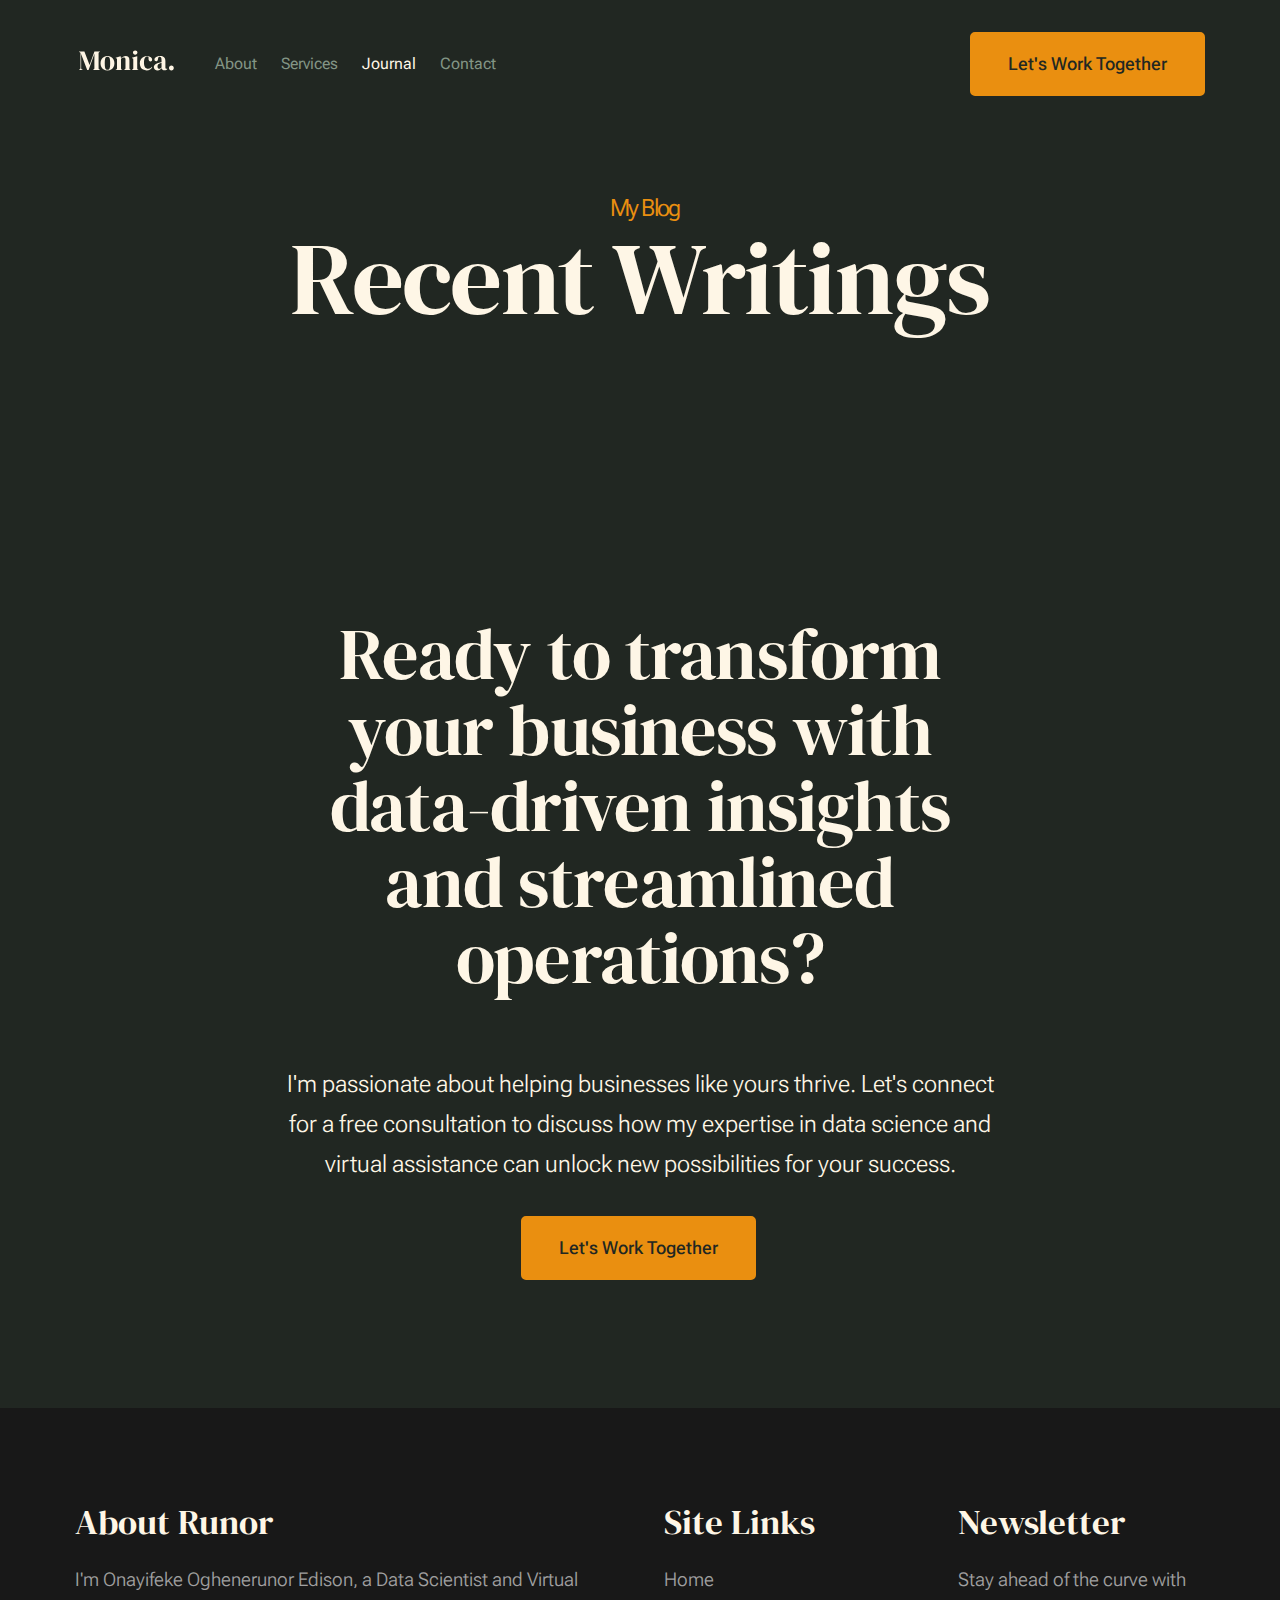
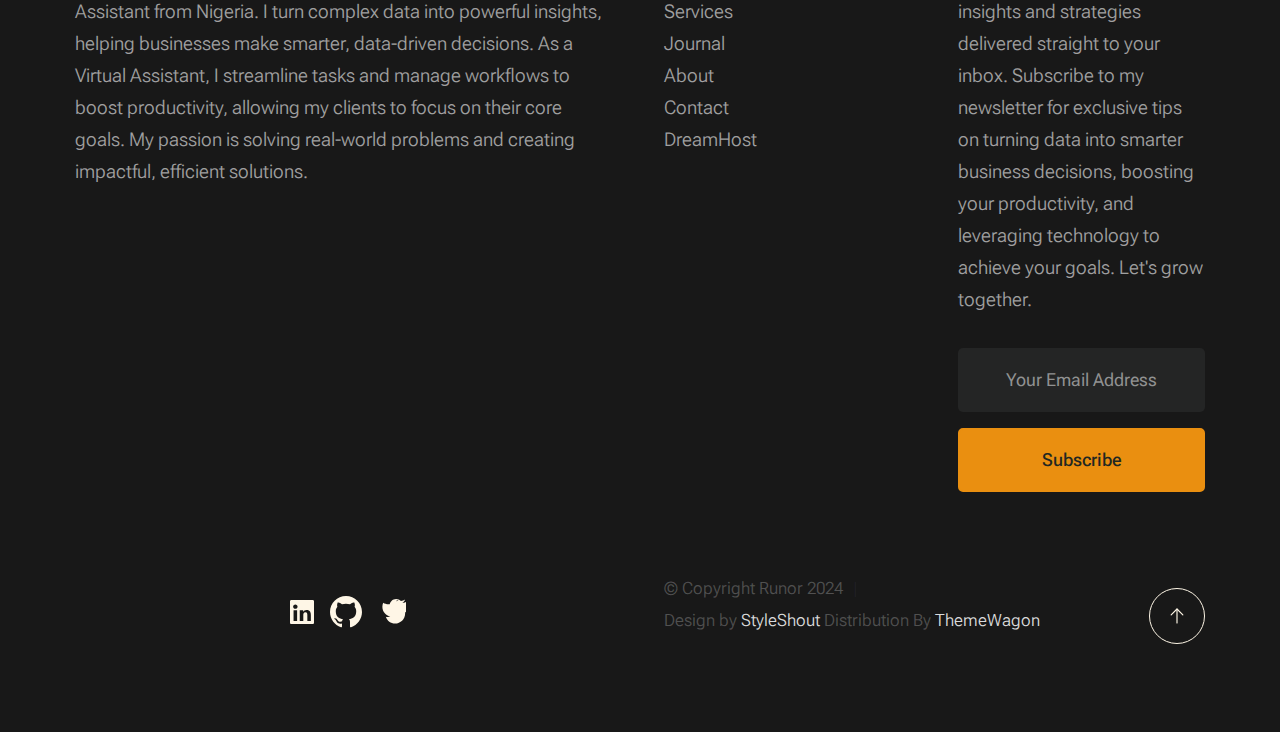
<file: blog.html>
<!DOCTYPE html>
<html lang="en" class="no-js" >
<head>

    <meta charset="utf-8">
    <meta name="viewport" content="width=device-width, initial-scale=1">
    <title>Blog - Runor</title>

    <script>
        document.documentElement.classList.remove('no-js');
        document.documentElement.classList.add('js');
    </script>

    <link rel="stylesheet" href="css/vendor.css">
    <link rel="stylesheet" href="css/styles.css">

    <link rel="apple-touch-icon" sizes="180x180" href="apple-touch-icon.png">
    <link rel="icon" type="image/png" sizes="32x32" href="favicon-32x32.png">
    <link rel="icon" type="image/png" sizes="16x16" href="favicon-16x16.png">
    <link rel="manifest" href="site.webmanifest">

</head>


<body id="top">


    <div id="preloader">
        <div id="loader" class="dots-fade">
            <div></div>
            <div></div>
            <div></div>
        </div>
    </div>


    <div id="page" class="s-pagewrap">

        <header class="s-header">

            <div class="row s-header__inner width-sixteen-col">

                <div class="s-header__block">
                    <div class="s-header__logo">
                        <a class="logo" href="index.html">
                            <img src="images/logo.svg" alt="Homepage">
                        </a>
                    </div>

                    <a class="s-header__menu-toggle" href="#0"><span>Menu</span></a>
                </div> <nav class="s-header__nav">
    
                    <ul class="s-header__menu-links">
                        <li><a href="about.html">About</a></li>
                        <li><a href="services.html">Services</a></li>
                        <li class="current"><a href="blog.html">Journal</a></li>
                        <li><a href="contact.html">Contact</a></li>
                    </ul> <div class="s-header__contact">
                        <a href="mailto:edisononayifeke@gmail.com" class="btn btn--primary s-header__contact-btn">Let's Work Together</a>                      
                    </div> </nav> </div> </header> <section id="content" class="s-content">

               <section class="s-pageheader pageheader">
                    <div class="row">
                        <div class="column xl-12">
                            <h1 class="page-title">
                                <span class="page-title__small-type text-pretitle">My Blog</span>
                                Recent Writings
                            </h1>
                        </div>
                    </div>

        </section> <section id="cta" class="s-cta">

            <div class="row row-x-center text-center">
                <div class="column xl-8 lg-12">

                    <div class="s-cta__content">
                        <h2 class="text-display-title">
                        Ready to transform your business with data-driven insights and streamlined operations?
                        </h2>
                        <p class="lead">
                        I'm passionate about helping businesses like yours thrive. Let's connect for a free consultation to discuss how my expertise in data science and virtual assistance can unlock new possibilities for your success.
                        </p>
                        <a href="mailto:edisononayifeke@gmail.com" class="btn btn--primary">Let's Work Together</a>
                    </div>

                </div>
            </div>

        </section> <footer class="s-footer">
            <div class="row s-footer__content">
                <div class="column xl-6 lg-6 md-12 s-footer__block s-footer__about">                   
                    <h3>About Runor</h3>
                    <p>
                    I'm Onayifeke Oghenerunor Edison, a Data Scientist and Virtual Assistant from Nigeria. I turn complex data into powerful insights, helping businesses make smarter, data-driven decisions. As a Virtual Assistant, I streamline tasks and manage workflows to boost productivity, allowing my clients to focus on their core goals. My passion is solving real-world problems and creating impactful, efficient solutions.
                    </p>                   
                </div>                 
                <div class="column xl-3 lg-6 md-12 s-footer__block s-footer__site-links">
                    <h3>Site Links</h3>
                    <ul class="link-list">
                        <li><a href="index.html">Home</a></li>
                        <li><a href="services.html">Services</a></li>
                        <li><a href="blog.html">Journal</a></li>
                        <li><a href="about.html">About</a></li>
                        <li><a href="contact.html">Contact</a></li>
                        <li><a href="https://www.dreamhost.com/r.cgi?287326">DreamHost</a></li>
                    </ul>
                </div>
                <div class="column xl-3 lg-6 md-12 tab-12 s-footer__block s-footer__newsletter">
                    <h3>Newsletter</h3>

                    <p>
                    Stay ahead of the curve with insights and strategies delivered straight to your inbox. Subscribe to my newsletter for exclusive tips on turning data into smarter business decisions, boosting your productivity, and leveraging technology to achieve your goals. Let's grow together.
                    </p>

                    <div class="subscribe-form">
                        <form id="mc-form" class="mc-form">
                            <input type="email" name="EMAIL" id="mce-EMAIL" class="u-fullwidth text-center" placeholder="Your Email Address" title="The domain portion of the email address is invalid (the portion after the @)." pattern="^([^\x00-\x20\x22\x28\x29\x2c\x2e\x3a-\x3c\x3e\x40\x5b-\x5d\x7f-\xff]+|\x22([^\x0d\x22\x5c\x80-\xff]|\x5c[\x00-\x7f])*\x22)(\x2e([^\x00-\x20\x22\x28\x29\x2c\x2e\x3a-\x3c\x3e\x40\x5b-\x5d\x7f-\xff]+|\x22([^\x0d\x22\x5c\x80-\xff]|\x5c[\x00-\x7f])*\x22))*\x40([^\x00-\x20\x22\x28\x29\x2c\x2e\x3a-\x3c\x3e\x40\x5b-\x5d\x7f-\xff]+|\x5b([^\x0d\x5b-\x5d\x80-\xff]|\x5c[\x00-\x7f])*\x5d)(\x2e([^\x00-\x20\x22\x28\x29\x2c\x2e\x3a-\x3c\x3e\x40\x5b-\x5d\x7f-\xff]+|\x2b([^\x0d\x5b-\x5d\x80-\xff]|\x5c[\x00-\x7f])*\x5d))*(\.\w{2,})+$" required>
                            <input type="submit" name="subscribe" value="Subscribe" class="btn btn--primary btn--small u-fullwidth">
                            <div class="mc-status"></div>
                        </form>
                    </div>
                </div>
            </div>      
            
            <div class="row s-footer__bottom">
                <div class="column xl-6 lg-12">
                    <ul class="s-about__social social-list">
                        <li>
                            <a href="https://www.linkedin.com/in/oghenerunor" target="_blank" rel="noopener noreferrer">
                                <svg xmlns="http://www.w3.org/2000/svg" width="24" height="24" viewBox="0 0 24 24" style="fill:rgba(0, 0, 0, 1);transform:;-ms-filter:"><path d="M20,3H4C3.447,3,3,3.448,3,4v16c0,0.552,0.447,1,1,1h16c0.553,0,1-0.448,1-1V4C21,3.448,20.553,3,20,3zM8.339,18.667H5.667v-8h2.672V18.667zM7.004,9.638 C6.082,9.638,5.339,8.887,5.339,7.971c0-0.916,0.743-1.667,1.665-1.667c0.923,0,1.672,0.751,1.672,1.667 C8.676,8.887,7.927,9.638,7.004,9.638zM18.667,18.667h-2.668v-4.162c0-1.002-0.017-2.287-1.399-2.287c-1.402,0-1.619,1.09-1.619,2.217v4.232h-2.668v-8h2.56v1.171h0.036 c0.354-0.675,1.227-1.385,2.528-1.385c2.704,0,3.203,1.778,3.203,4.095V18.667z"></path></svg>
                                <span class="u-screen-reader-text">LinkedIn</span>
                            </a>
                        </li>
                        <li>
                            <a href="https://github.com/Eddythemachine" target="_blank" rel="noopener noreferrer">
                                <svg xmlns="http://www.w3.org/2000/svg" width="24" height="24" viewBox="0 0 24 24" style="fill:rgba(0, 0, 0, 1);transform:;-ms-filter:"><path d="M12 0c-6.626 0-12 5.373-12 12 0 5.302 3.438 9.8 8.207 11.387.599.111.793-.261.793-.577v-2.234c-3.338.726-4.033-1.416-4.033-1.416-.546-1.387-1.333-1.756-1.333-1.756-1.082-.743.082-.729.082-.729 1.205.086 1.838 1.237 1.838 1.237 1.07 1.835 2.809 1.305 3.492.997.107-.775.418-1.305.762-1.604-2.665-.305-5.467-1.334-5.467-5.931 0-1.311.469-2.381 1.236-3.221-.124-.303-.535-1.524.117-3.176 0 0 1.008-.322 3.301 1.23.957-.266 1.983-.399 3.003-.404 1.02.005 2.046.138 3.006.404 2.291-1.552 3.297-1.23 3.297-1.23.653 1.653.242 2.874.118 3.176.77.84 1.235 1.911 1.235 3.221 0 4.609-2.807 5.624-5.479 5.921.43.372.823 1.102.823 2.222v3.293c0 .319.192.694.801.576c4.765-1.589 8.199-6.086 8.199-11.386C24 5.373 18.627 0 12 0z"></path></svg>
                                <span class="u-screen-reader-text">GitHub</span>
                            </a>
                        </li>
                        <li>
                             <a href="https://x.com/ai_syfer" target="_blank" rel="noopener noreferrer">
                                <svg xmlns="http://www.w3.org/2000/svg" width="24" height="24" viewBox="0 0 24 24" style="fill:rgba(0, 0, 0, 1);transform:;-ms-filter:"><path d="M24 4.557c-.883.392-1.832.656-2.828.775 1.017-.609 1.795-1.574 2.166-2.721-.951.564-2.005.974-3.127 1.195-.89-.941-2.164-1.52-3.578-1.52-2.715 0-4.92 2.205-4.92 4.92 0 .385.044.759.13.1.543.149 1.11.233 1.7.233 1.895 0 3.442-1.547 3.442-3.442 0-.256-.03-.505-.084-.746.574-.083 1.128-.276 1.649-.556-1.868 2.008-4.606 3.315-7.755 3.315-1.42 0-2.766-.415-3.905-1.135-.398.924-.606 1.996-.606 3.166 0 3.585 2.553 6.587 5.949 7.279-.623.169-1.28.26-1.96.26-.479 0-.943-.047-1.393-.135.949 2.969 3.682 5.127 6.897 5.127 4.12 0 7.575-3.398 7.575-7.575 0-.244-.01-.487-.033-.728.489-.353.914-.799 1.246-1.309z"/></svg>
                                <span class="u-screen-reader-text">X</span>
                            </a>
                        </li>
                    </ul> </div>
                <div class="column xl-6 lg-12">
                    <p class="ss-copyright">
                        <span>© Copyright Runor 2024</span> 
                        <span>Design by <a href="https://www.styleshout.com/">StyleShout</a> Distribution By <a href="https://themewagon.com">ThemeWagon</a></span>
                    </p>
                </div>

                <div class="ss-go-top">
                    <a class="smoothscroll" title="Back to Top" href="#top">
                        <svg xmlns="http://www.w3.org/2000/svg" viewBox="0 0 24 24" width="36" height="36" fill="none" stroke="#ffffff" stroke-width="1" stroke-linecap="round" stroke-linejoin="round"><polyline points="17 11 12 6 7 11"></polyline><line x1="12" y1="18" x2="12" y2="6"></line></svg>
                    </a>
                </div> </div>
            
        </footer> </div> <script src="js/plugins.js"></script>
    <script src="js/main.js"></script>

</body>
</html>
</file>
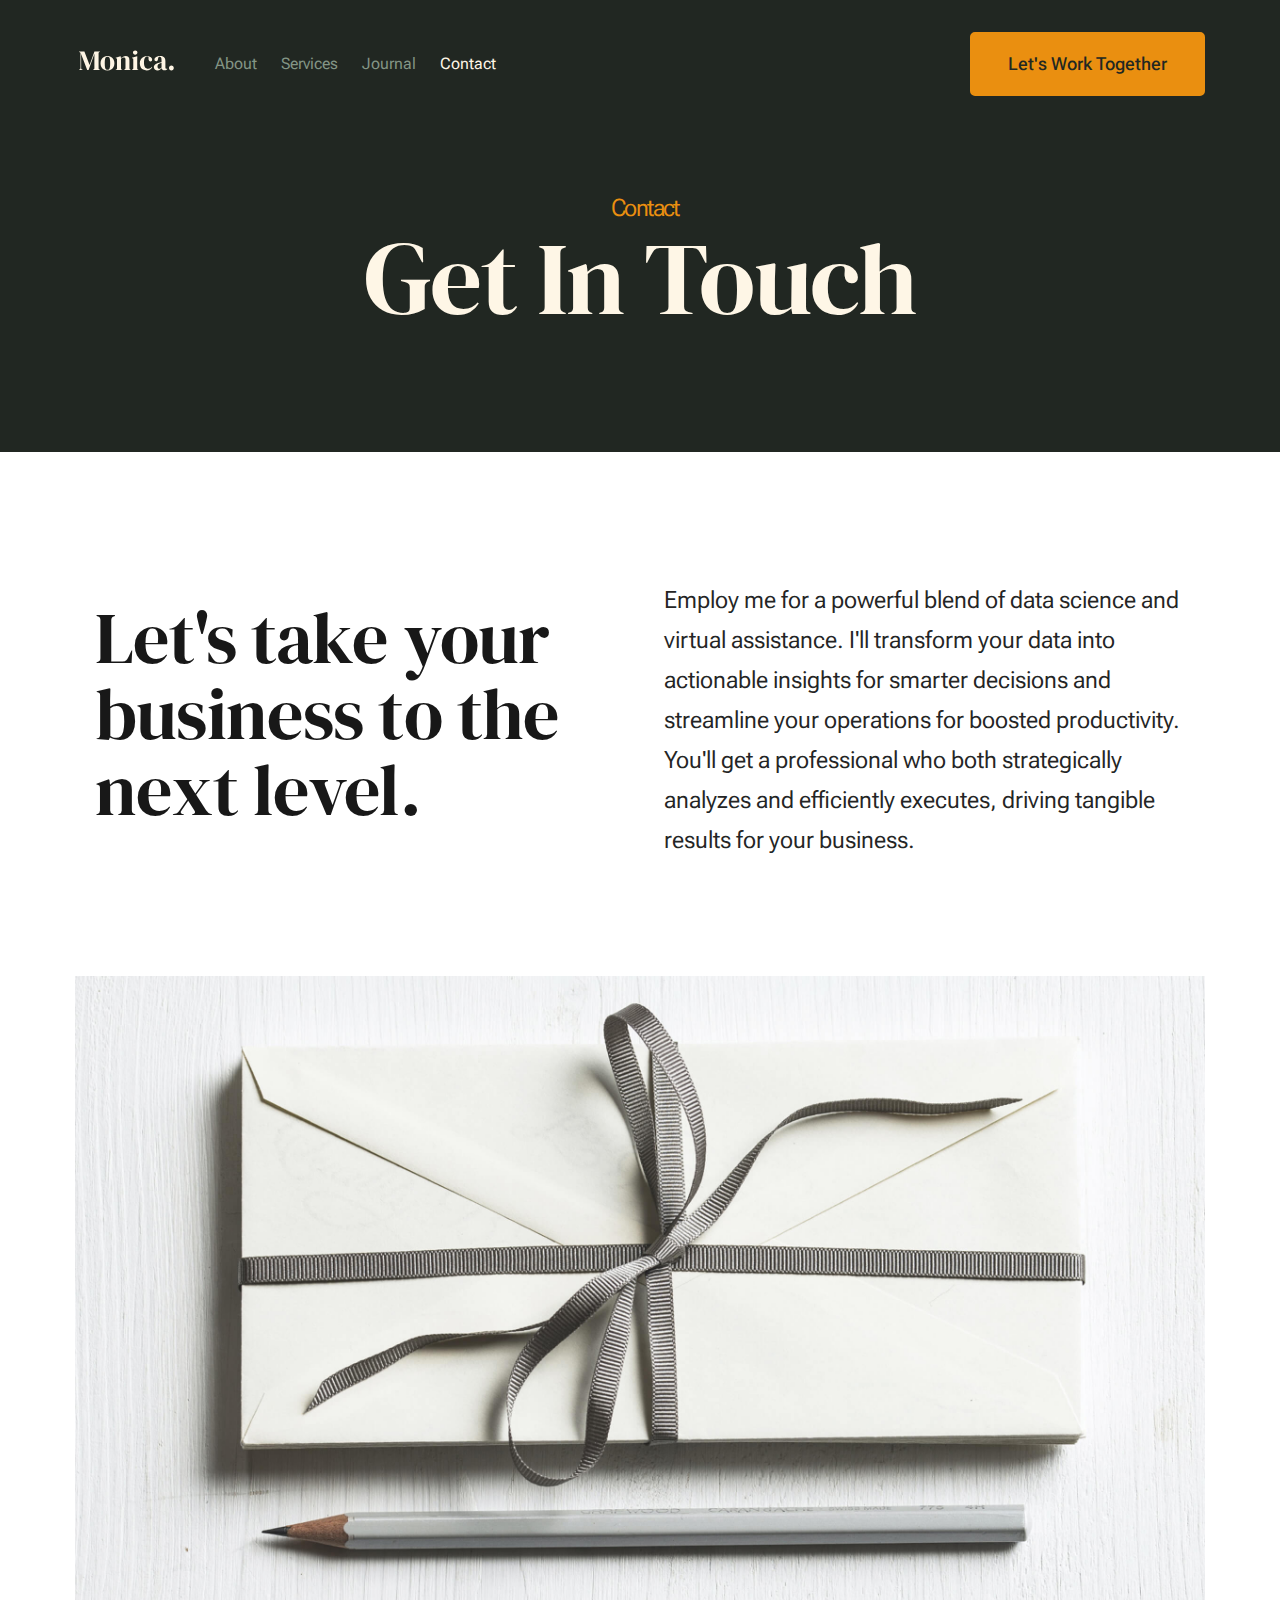
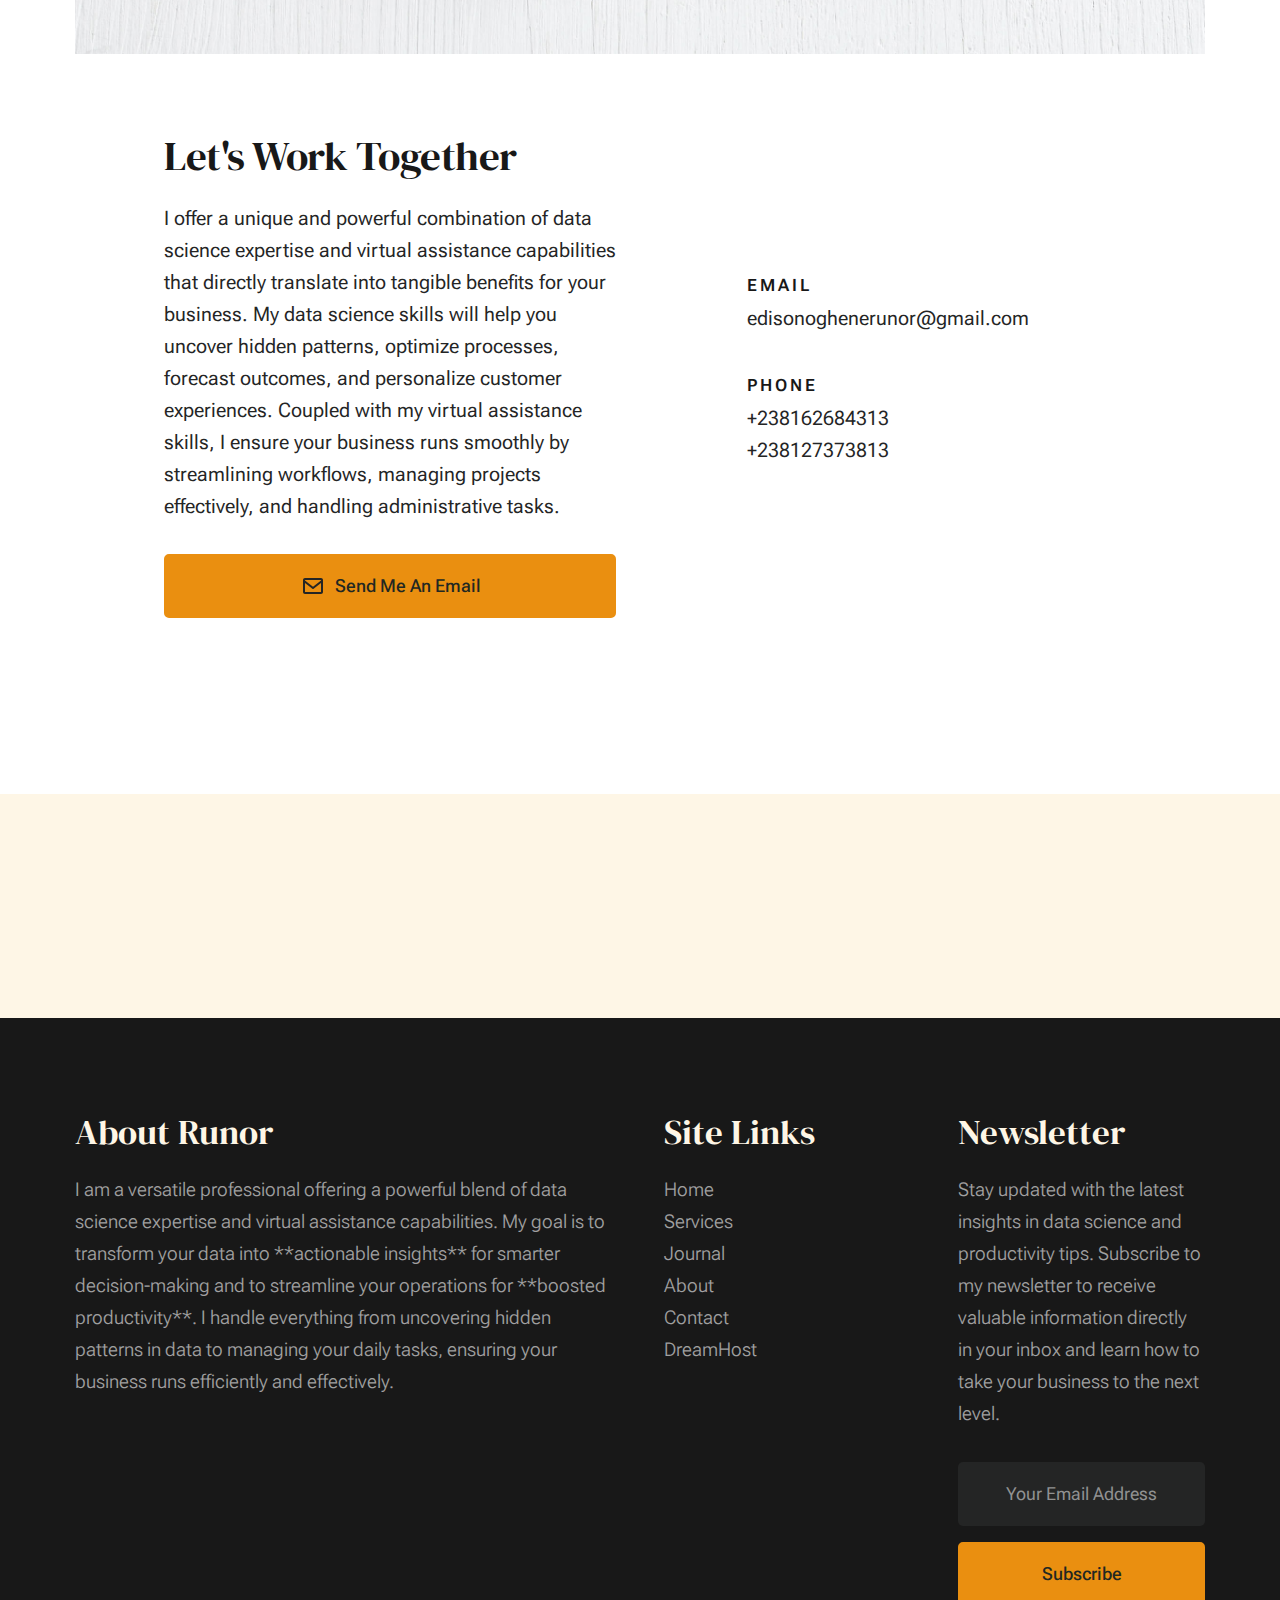
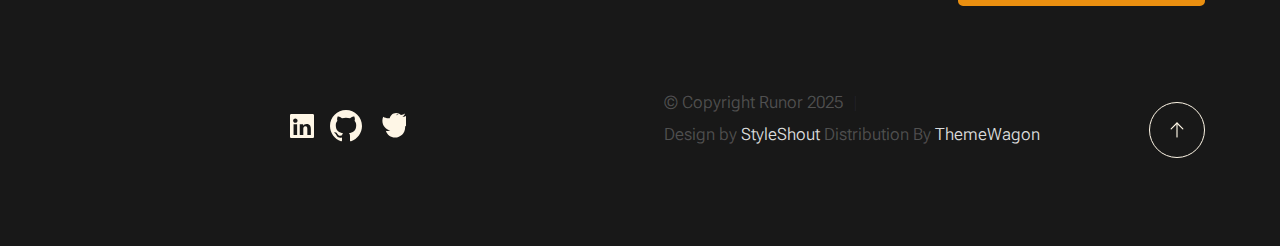
<file: contact.html>
<!DOCTYPE html>
<html lang="en" class="no-js">
<head>

    <meta charset="utf-8">
    <meta name="viewport" content="width=device-width, initial-scale=1">
    <title>Contact - Runor</title>

    <script>
        document.documentElement.classList.remove('no-js');
        document.documentElement.classList.add('js');
    </script>

    <link rel="stylesheet" href="css/vendor.css">
    <link rel="stylesheet" href="css/styles.css">

    <link rel="apple-touch-icon" sizes="180x180" href="apple-touch-icon.png">
    <link rel="icon" type="image/png" sizes="32x32" href="favicon-32x32.png">
    <link rel="icon" type="image/png" sizes="16x16" href="favicon-16x16.png">
    <link rel="manifest" href="site.webmanifest">

</head>


<body id="top">


    <div id="preloader">
        <div id="loader" class="dots-fade">
            <div></div>
            <div></div>
            <div></div>
        </div>
    </div>


    <div id="page" class="s-pagewrap">


        <header class="s-header">
            <div class="row s-header__inner width-sixteen-col">

                <div class="s-header__block">
                    <div class="s-header__logo">
                        <a class="logo" href="index.html">
                            <img src="images/logo.svg" alt="Homepage">
                        </a>
                    </div>

                    <a class="s-header__menu-toggle" href="#0"><span>Menu</span></a>
                </div> <nav class="s-header__nav">
    
                    <ul class="s-header__menu-links">
                        <li><a href="about.html">About</a></li>
                        <li><a href="services.html">Services</a></li>
                        <li><a href="blog.html">Journal</a></li>
                        <li class="current"><a href="contact.html">Contact</a></li>
                    </ul> <div class="s-header__contact">
                        <a href="contact.html" class="btn btn--primary s-header__contact-btn">Let's Work Together</a>                      
                    </div> </nav> </div> </header> <section id="content" class="s-content">

               <section class="s-pageheader pageheader">
                    <div class="row">
                        <div class="column xl-12">
                            <h1 class="page-title">
                                <span class="page-title__small-type text-pretitle">Contact</span>
                                Get In Touch
                            </h1>                         
                        </div>
                    </div>
               </section> <section class="s-pagecontent pagecontent">

                    <div class="row pageintro">
                        <div class="column xl-6 lg-12">
                            <h2 class="text-display-title">Let's take your business to the next level.</h2>
                        </div>
                        <div class="column xl-6 lg-12 u-flexitem-x-right">
                            <p class="lead">
                                Employ me for a powerful blend of data science and virtual assistance. I'll transform your data into actionable insights for smarter decisions and streamline your operations for boosted productivity. You'll get a professional who both strategically analyzes and efficiently executes, driving tangible results for your business.
                            </p>
                        </div>                   
                    </div> <div class="row pagemedia">
                        <div class="column xl-12">
                            <figure class="page-media">                                 
                                <img src="images/thumbs/contact/contact-1200.jpg" 
                                    srcset="images/thumbs/contact/contact-2400.jpg 2400w, 
                                            images/thumbs/contact/contact-1200.jpg 1200w, 
                                            images/thumbs/contact/contact-600.jpg 600w" sizes="(max-width: 2400px) 100vw, 2400px" alt="">
                            </figure>
                        </div>
                    </div> <div class="row width-narrower pagemain">
                        <div class="column xl-12">
                            <h2>Let's Work Together</h2>

                            <div class="row">
                                <div class="column xl-6 md-12 contact-cta">     
                                    <p>
                                    I offer a unique and powerful combination of data science expertise and virtual assistance capabilities that directly translate into tangible benefits for your business. My data science skills will help you uncover hidden patterns, optimize processes, forecast outcomes, and personalize customer experiences. Coupled with my virtual assistance skills, I ensure your business runs smoothly by streamlining workflows, managing projects effectively, and handling administrative tasks.
                                    </p>
        
                                    <a href="mailto:edisononayifeke@gmail.com" class="btn btn--primary u-fullwidth contact-btn">
                                        <svg xmlns="http://www.w3.org/2000/svg" width="24" height="24" viewBox="0 0 24 24" style="fill: rgba(0, 0, 0, 1);transform: ;msFilter:;"><path d="M20 4H4c-1.103 0-2 .897-2 2v12c0 1.103.897 2 2 2h16c1.103 0 2-.897 2-2V6c0-1.103-.897-2-2-2zm0 2v.511l-8 6.223-8-6.222V6h16zM4 18V9.044l7.386 5.745a.994.994 0 0 0 1.228 0L20 9.044 20.002 18H4z"></path></svg>
                                        Send Me An Email
                                    </a>
                                </div> 
                                <div class="column xl-5 md-12 u-flexitem-x-right">

                                    <div class="contact-block">
                                        <!-- <h6>Follow On Social</h6> -->
                                        <ul class="social-list"> <li><a href="#0"><svg xmlns="http://www.w3.org/2000/svg" width="24" height="24" viewBox="0 0 24 24" style="fill:rgba(0, 0, 0, 1);transform:;-ms-filter:"><path d="M20,3H4C3.447,3,3,3.448,3,4v16c0,0.552,0.447,1,1,1h8.615v-6.96h-2.338v-2.725h2.338v-2c0-2.325,1.42-3.592,3.5-3.592 c0.699-0.002,1.399,0.034,2.095,0.107v2.42h-1.435c-1.128,0-1.348,0.538-1.348,1.325v1.735h2.697l-0.35,2.725h-2.348V21H20 c0.553,0,1-0.448,1-1V4C21,3.448,20.553,3,20,3z"></path></svg><span class="u-screen-reader-text">Facebook</span></a></li>
                                            <li><a href="#0"><svg xmlns="http://www.w3.org/2000/svg" width="24" height="24" viewBox="0 0 24 24" style="fill:rgba(0, 0, 0, 1);transform:;-ms-filter:"><path d="M19.633,7.997c0.013,0.175,0.013,0.349,0.013,0.523c0,5.325-4.053,11.461-11.46,11.461c-2.282,0-4.402-0.661-6.186-1.809 c0.324,0.037,0.636,0.05,0.973,0.05c1.883,0,3.616-0.636,5.001-1.721c-1.771-0.037-3.255-1.197-3.767-2.793 c0.249,0.037,0.499,0.062,0.761,0.062c0.361,0,0.724-0.05,1.061-0.137c-1.847-0.374-3.23-1.995-3.23-3.953v-0.05 c0.537,0.299,1.16,0.486,1.82,0.511C3.534,9.419,2.823,8.184,2.823,6.787c0-0.748,0.199-1.434,0.548-2.032 c1.983,2.443,4.964,4.04,8.306,4.215c-0.062-0.3-0.1-0.611-0.1-0.923c0-2.22,1.796-4.028,4.028-4.028 c1.16,0,2.207,0.486,2.943,1.272c0.91-0.175,1.782-0.512,2.556-0.973c-0.299,0.935-0.936,1.721-1.771,2.22 c0.811-0.088,1.597-0.312,2.319-0.624C21.104,6.712,20.419,7.423,19.633,7.997z"></path></svg><span class="u-screen-reader-text">Twitter</span></a></li>
                                            <li><a href="#0"><svg xmlns="http://www.w3.org/2000/svg" width="24" height="24" viewBox="0 0 24 24" style="fill:rgba(0, 0, 0, 1);transform:;-ms-filter:"><path d="M11.999,7.377c-2.554,0-4.623,2.07-4.623,4.623c0,2.554,2.069,4.624,4.623,4.624c2.552,0,4.623-2.07,4.623-4.624 C16.622,9.447,14.551,7.377,11.999,7.377L11.999,7.377z M11.999,15.004c-1.659,0-3.004-1.345-3.004-3.003 c0-1.659,1.345-3.003,3.004-3.003s3.002,1.344,3.002,3.003C15.001,13.659,13.658,15.004,11.999,15.004L11.999,15.004z"></path><circle cx="16.806" cy="7.207" r="1.078"></circle><path d="M20.533,6.111c-0.469-1.209-1.424-2.165-2.633-2.632c-0.699-0.263-1.438-0.404-2.186-0.42 c-0.963-0.042-1.268-0.054-3.71-0.054s-2.755,0-3.71,0.054C7.548,3.074,6.809,3.215,6.11,3.479C4.9,3.946,3.945,4.902,3.477,6.111 c-0.263,0.7-0.404,1.438-0.419,2.186c-0.043,0.962-0.056,1.267-0.056,3.71c0,2.442,0,2.753,0.056,3.71 c0.015,0.748,0.156,1.486,0.419,2.187c0.469,1.208,1.424,2.164,2.634,2.632c0.696,0.272,1.435,0.426,2.185,0.45 c0.963,0.042,1.268,0.055,3.71,0.055s2.755,0,3.71-0.055c0.747-0.015,1.486-0.157,2.186-0.419c1.209-0.469,2.164-1.424,2.633-2.633 c0.263-0.7,0.404-1.438,0.419-2.186c0.043-0.962,0.056-1.267,0.056-3.71s0-2.753-0.056-3.71C20.941,7.57,20.801,6.819,20.533,6.111z M19.315,15.643c-0.007,0.576-0.111,1.147-0.311,1.688c-0.305,0.787-0.926,1.409-1.712,1.711c-0.535,0.199-1.099,0.303-1.67,0.311 c-0.95,0.044-1.218,0.055-3.654,0.055c-2.438,0-2.687,0-3.655-0.055c-0.569-0.007-1.135-0.112-1.669-0.311 c-0.789-0.301-1.414-0.923-1.719-1.711c-0.196-0.534-0.302-1.099-0.311-1.669c-0.043-0.95-0.053-1.218-0.053-3.654 c0-2.437,0-2.686,0.053-3.655c0.007-0.576,0.111-1.146,0.311-1.687c0.305-0.789,0.93-1.41,1.719-1.712 c0.534-0.198,1.1-0.303,1.669-0.311c0.951-0.043,1.218-0.055,3.655-0.055c2.437,0,2.687,0,3.654,0.055 c0.571,0.007,1.135,0.112,1.67,0.311c0.786,0.303,1.407,0.925,1.712,1.712c0.196,0.534,0.302,1.099,0.311,1.669 c0.043,0.951,0.054,1.218,0.054,3.655c0,2.436,0,2.698-0.043,3.654H19.315z"></path></svg><span class="u-screen-reader-text">Instagram</span></a></li>
                                            <li><a href="#0"><svg xmlns="http://www.w3.org/2000/svg" width="24" height="24" viewBox="0 0 24 24" style="fill: rgba(0, 0, 0, 1);transform: ;msFilter:;"><path d="M20.66 6.98a9.932 9.932 0 0 0-3.641-3.64C15.486 2.447 13.813 2 12 2s-3.486.447-5.02 1.34c-1.533.893-2.747 2.107-3.64 3.64S2 10.187 2 12s.446 3.487 1.34 5.02a9.924 9.924 0 0 0 3.641 3.64C8.514 21.553 10.187 22 12 22s3.486-.447 5.02-1.34a9.932 9.932 0 0 0 3.641-3.64C21.554 15.487 22 13.813 22 12s-.446-3.487-1.34-5.02zM12 3.66c2 0 3.772.64 5.32 1.919-.92 1.174-2.286 2.14-4.1 2.9-1.002-1.813-2.088-3.327-3.261-4.54A7.715 7.715 0 0 1 12 3.66zM5.51 6.8a8.116 8.116 0 0 1 2.711-2.22c1.212 1.201 2.325 2.7 3.34 4.5-2 .6-4.114.9-6.341.9-.573 0-1.006-.013-1.3-.04A8.549 8.549 0 0 1 5.51 6.8zM3.66 12c0-.054.003-.12.01-.2.007-.08.01-.146.01-.2.254.014.641.02 1.161.02 2.666 0 5.146-.367 7.439-1.1.187.373.381.793.58 1.26-1.32.293-2.674 1.006-4.061 2.14S6.4 16.247 5.76 17.5c-1.4-1.587-2.1-3.42-2.1-5.5zM12 20.34c-1.894 0-3.594-.587-5.101-1.759.601-1.187 1.524-2.322 2.771-3.401 1.246-1.08 2.483-1.753 3.71-2.02a29.441 29.441 0 0 1 1.56 6.62 8.166 8.166 0 0 1-2.94.56zm7.08-3.96a8.351 8.351 0 0 1-2.58 2.621c-.24-2.08-.7-4.107-1.379-6.081.932-.066 1.765-.1 2.5-.1.799 0 1.686.034 2.659.1a8.098 8.098 0 0 1-1.2 3.46zm-1.24-5c-1.16 0-2.233.047-3.22.14a27.053 27.053 0 0 0-.68-1.62c2.066-.906 3.532-2.006 4.399-3.3 1.2 1.414 1.854 3.027 1.96 4.84-.812-.04-1.632-.06-2.459-.06z"></path></svg><span class="u-screen-reader-text">Dribbble</span></a></li>
                                        </ul>
                                    </div>

                                    <div class="contact-block">
                                        <h6>Email</h6>
                                        <a href="mailto:#0">edisonoghenerunor@gmail.com</a>
                                    </div>

                                    <div class="contact-block">
                                        <h6>Phone</h6>
                                        <ul class="contact-list">
                                            <li><a href="tel:197-543-2345">+238162684313</a></li>
                                            <li><a href="tel:197-123-9876">+238127373813</a></li>
                                        </ul>
                                    </div>

                                </div>
                            </div>
                        </div>                         
                    </div> </section> <section class="s-testimonials">

                            </div> </div> </div> </section> </section> <footer class="s-footer">
            <div class="row s-footer__content">
                <div class="column xl-6 lg-6 md-12 s-footer__block s-footer__about">                   
                    <h3>About Runor</h3>
                    <p>
                    I am a versatile professional offering a powerful blend of data science expertise and virtual assistance capabilities. My goal is to transform your data into **actionable insights** for smarter decision-making and to streamline your operations for **boosted productivity**. I handle everything from uncovering hidden patterns in data to managing your daily tasks, ensuring your business runs efficiently and effectively.
                    </p>                 
                </div>             
                <div class="column xl-3 lg-6 md-12 s-footer__block s-footer__site-links">
                    <h3>Site Links</h3>
                    <ul class="link-list">
                        <li><a href="index.html">Home</a></li>
                        <li><a href="services.html">Services</a></li>
                        <li><a href="blog.html">Journal</a></li>
                        <li><a href="about.html">About</a></li>
                        <li><a href="contact.html">Contact</a></li>
                        <li><a href="https://www.dreamhost.com/r.cgi?287326">DreamHost</a></li>
                    </ul>
                </div>
                <div class="column xl-3 lg-6 md-12 tab-12 s-footer__block s-footer__newsletter">
                    <h3>Newsletter</h3>

                    <p>
                    Stay updated with the latest insights in data science and productivity tips. Subscribe to my newsletter to receive valuable information directly in your inbox and learn how to take your business to the next level.
                    </p>

                    <div class="subscribe-form">
                        <form id="mc-form" class="mc-form">
                            <input type="email" name="EMAIL" id="mce-EMAIL" class="u-fullwidth text-center" placeholder="Your Email Address" title="The domain portion of the email address is invalid (the portion after the @)." pattern="^([^\x00-\x20\x22\x28\x29\x2c\x2e\x3a-\x3c\x3e\x40\x5b-\x5d\x7f-\xff]+|\x22([^\x0d\x22\x5c\x80-\xff]|\x5c[\x00-\x7f])*\x22)(\x2e([^\x00-\x20\x22\x28\x29\x2c\x2e\x3a-\x3c\x3e\x40\x5b-\x5d\x7f-\xff]+|\x22([^\x0d\x22\x5c\x80-\xff]|\x5c[\x00-\x7f])*\x22))*\x40([^\x00-\x20\x22\x28\x29\x2c\x2e\x3a-\x3c\x3e\x40\x5b-\x5d\x7f-\xff]+|\x5b([^\x0d\x5b-\x5d\x80-\xff]|\x5c[\x00-\x7f])*\x5d)(\x2e([^\x00-\x20\x22\x28\x29\x2c\x2e\x3a-\x3c\x3e\x40\x5b-\x5d\x7f-\xff]+|\x5b([^\x0d\x5b-\x5d\x80-\xff]|\x5c[\x00-\x7f])*\x5d))*(\.\w{2,})+$" required>
                            <input type="submit" name="subscribe" value="Subscribe" class="btn btn--primary btn--small u-fullwidth">
                            <div class="mc-status"></div>
                        </form>
                    </div>
                </div>
            </div>    
            
            <div class="row s-footer__bottom">
                <div class="column xl-6 lg-12">
                    <ul class="s-about__social social-list">
                        <li>
                            <a href="https://www.linkedin.com/in/oghenerunor" target="_blank" rel="noopener noreferrer">
                                <svg xmlns="http://www.w3.org/2000/svg" width="24" height="24" viewBox="0 0 24 24" style="fill:rgba(0, 0, 0, 1);transform:;-ms-filter:"><path d="M20,3H4C3.447,3,3,3.448,3,4v16c0,0.552,0.447,1,1,1h16c0.553,0,1-0.448,1-1V4C21,3.448,20.553,3,20,3zM8.339,18.667H5.667v-8h2.672V18.667zM7.004,9.638 C6.082,9.638,5.339,8.887,5.339,7.971c0-0.916,0.743-1.667,1.665-1.667c0.923,0,1.672,0.751,1.672,1.667 C8.676,8.887,7.927,9.638,7.004,9.638zM18.667,18.667h-2.668v-4.162c0-1.002-0.017-2.287-1.399-2.287c-1.402,0-1.619,1.09-1.619,2.217v4.232h-2.668v-8h2.56v1.171h0.036 c0.354-0.675,1.227-1.385,2.528-1.385c2.704,0,3.203,1.778,3.203,4.095V18.667z"></path></svg>
                                <span class="u-screen-reader-text">LinkedIn</span>
                            </a>
                        </li>
                        <li>
                            <a href="https://github.com/Eddythemachine" target="_blank" rel="noopener noreferrer">
                                <svg xmlns="http://www.w3.org/2000/svg" width="24" height="24" viewBox="0 0 24 24" style="fill:rgba(0, 0, 0, 1);transform:;-ms-filter:"><path d="M12 0c-6.626 0-12 5.373-12 12 0 5.302 3.438 9.8 8.207 11.387.599.111.793-.261.793-.577v-2.234c-3.338.726-4.033-1.416-4.033-1.416-.546-1.387-1.333-1.756-1.333-1.756-1.082-.743.082-.729.082-.729 1.205.086 1.838 1.237 1.838 1.237 1.07 1.835 2.809 1.305 3.492.997.107-.775.418-1.305.762-1.604-2.665-.305-5.467-1.334-5.467-5.931 0-1.311.469-2.381 1.236-3.221-.124-.303-.535-1.524.117-3.176 0 0 1.008-.322 3.301 1.23.957-.266 1.983-.399 3.003-.404 1.02.005 2.046.138 3.006.404 2.291-1.552 3.297-1.23 3.297-1.23.653 1.653.242 2.874.118 3.176.77.84 1.235 1.911 1.235 3.221 0 4.609-2.807 5.624-5.479 5.921.43.372.823 1.102.823 2.222v3.293c0 .319.192.694.801.576c4.765-1.589 8.199-6.086 8.199-11.386C24 5.373 18.627 0 12 0z"></path></svg>
                                <span class="u-screen-reader-text">GitHub</span>
                            </a>
                        </li>
                        <li>
                             <a href="https://x.com/ai_syfer" target="_blank" rel="noopener noreferrer">
                                <svg xmlns="http://www.w3.org/2000/svg" width="24" height="24" viewBox="0 0 24 24" style="fill:rgba(0, 0, 0, 1);transform:;-ms-filter:"><path d="M24 4.557c-.883.392-1.832.656-2.828.775 1.017-.609 1.795-1.574 2.166-2.721-.951.564-2.005.974-3.127 1.195-.89-.941-2.164-1.52-3.578-1.52-2.715 0-4.92 2.205-4.92 4.92 0 .385.044.759.13.1.543.149 1.11.233 1.7.233 1.895 0 3.442-1.547 3.442-3.442 0-.256-.03-.505-.084-.746.574-.083 1.128-.276 1.649-.556-1.868 2.008-4.606 3.315-7.755 3.315-1.42 0-2.766-.415-3.905-1.135-.398.924-.606 1.996-.606 3.166 0 3.585 2.553 6.587 5.949 7.279-.623.169-1.28.26-1.96.26-.479 0-.943-.047-1.393-.135.949 2.969 3.682 5.127 6.897 5.127 4.12 0 7.575-3.398 7.575-7.575 0-.244-.01-.487-.033-.728.489-.353.914-.799 1.246-1.309z"/></svg>
                                <span class="u-screen-reader-text">X</span>
                            </a>
                        </li>
                    </ul> </div>
                <div class="column xl-6 lg-12">
                    <p class="ss-copyright">
                        <span>© Copyright Runor 2025</span> 
                        <span>Design by <a href="https://www.styleshout.com/">StyleShout</a> Distribution By <a href="https://themewagon.com">ThemeWagon</a></span>
                    </p>
                </div>

                <div class="ss-go-top">
                    <a class="smoothscroll" title="Back to Top" href="#top">
                        <svg xmlns="http://www.w3.org/2000/svg" viewBox="0 0 24 24" width="36" height="36" fill="none" stroke="#ffffff" stroke-width="1" stroke-linecap="round" stroke-linejoin="round"><polyline points="17 11 12 6 7 11"></polyline><line x1="12" y1="18" x2="12" y2="6"></line></svg>
                    </a>
                </div> </div>
            
        </footer> </div> <script src="js/plugins.js"></script>
    <script src="js/main.js"></script>

</body>
</html>
</file>
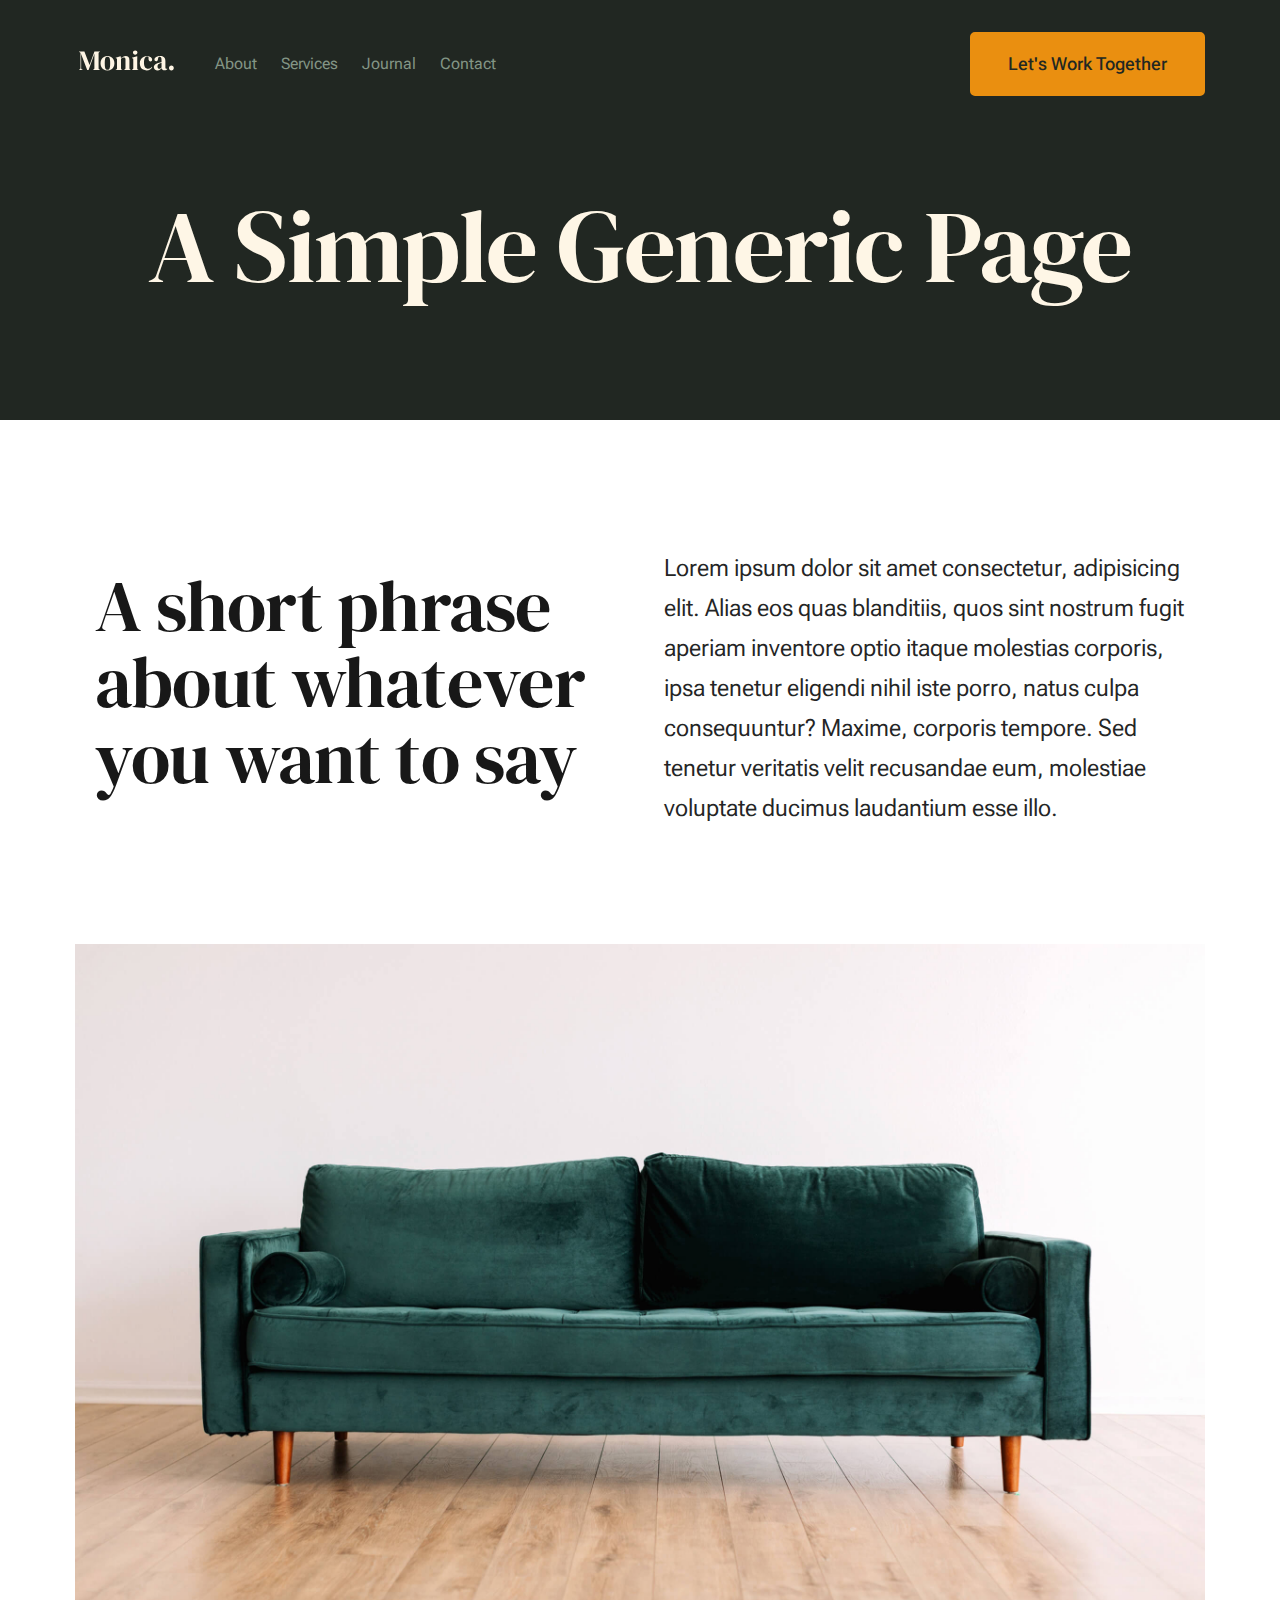
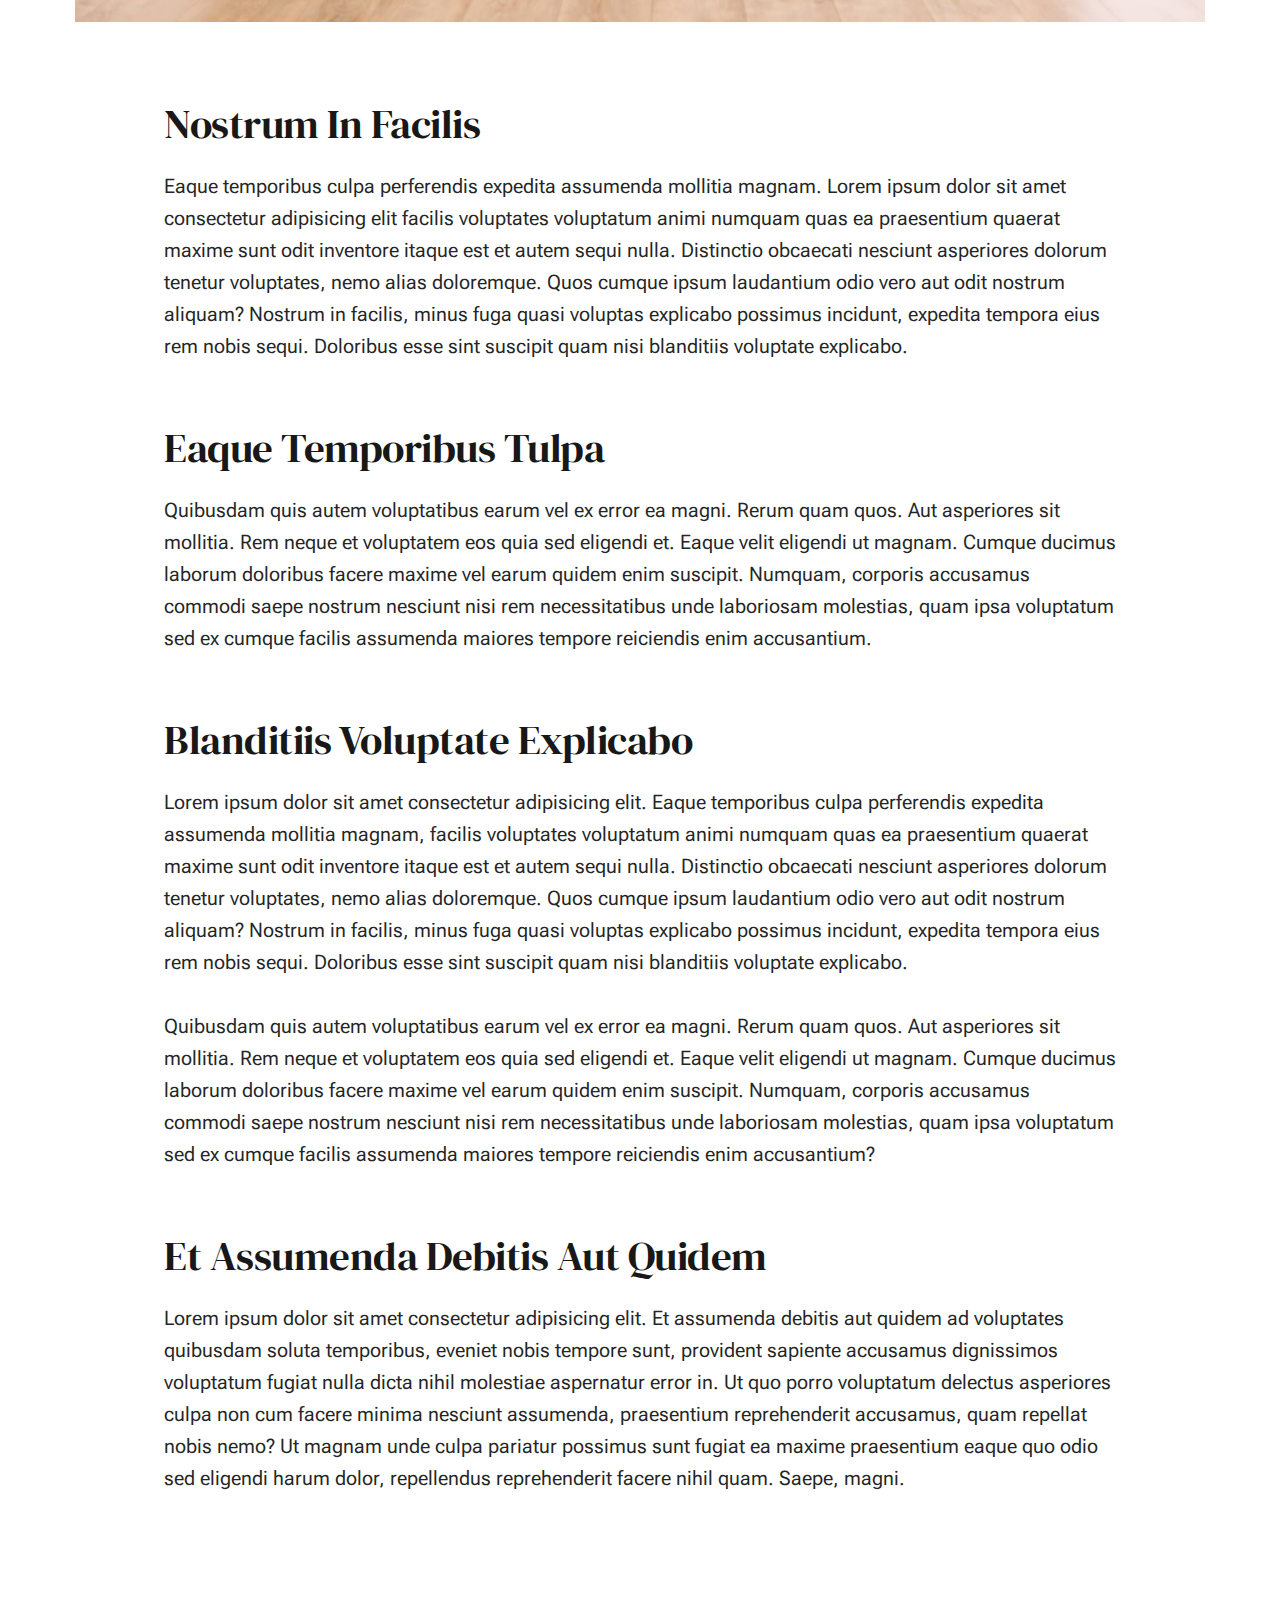
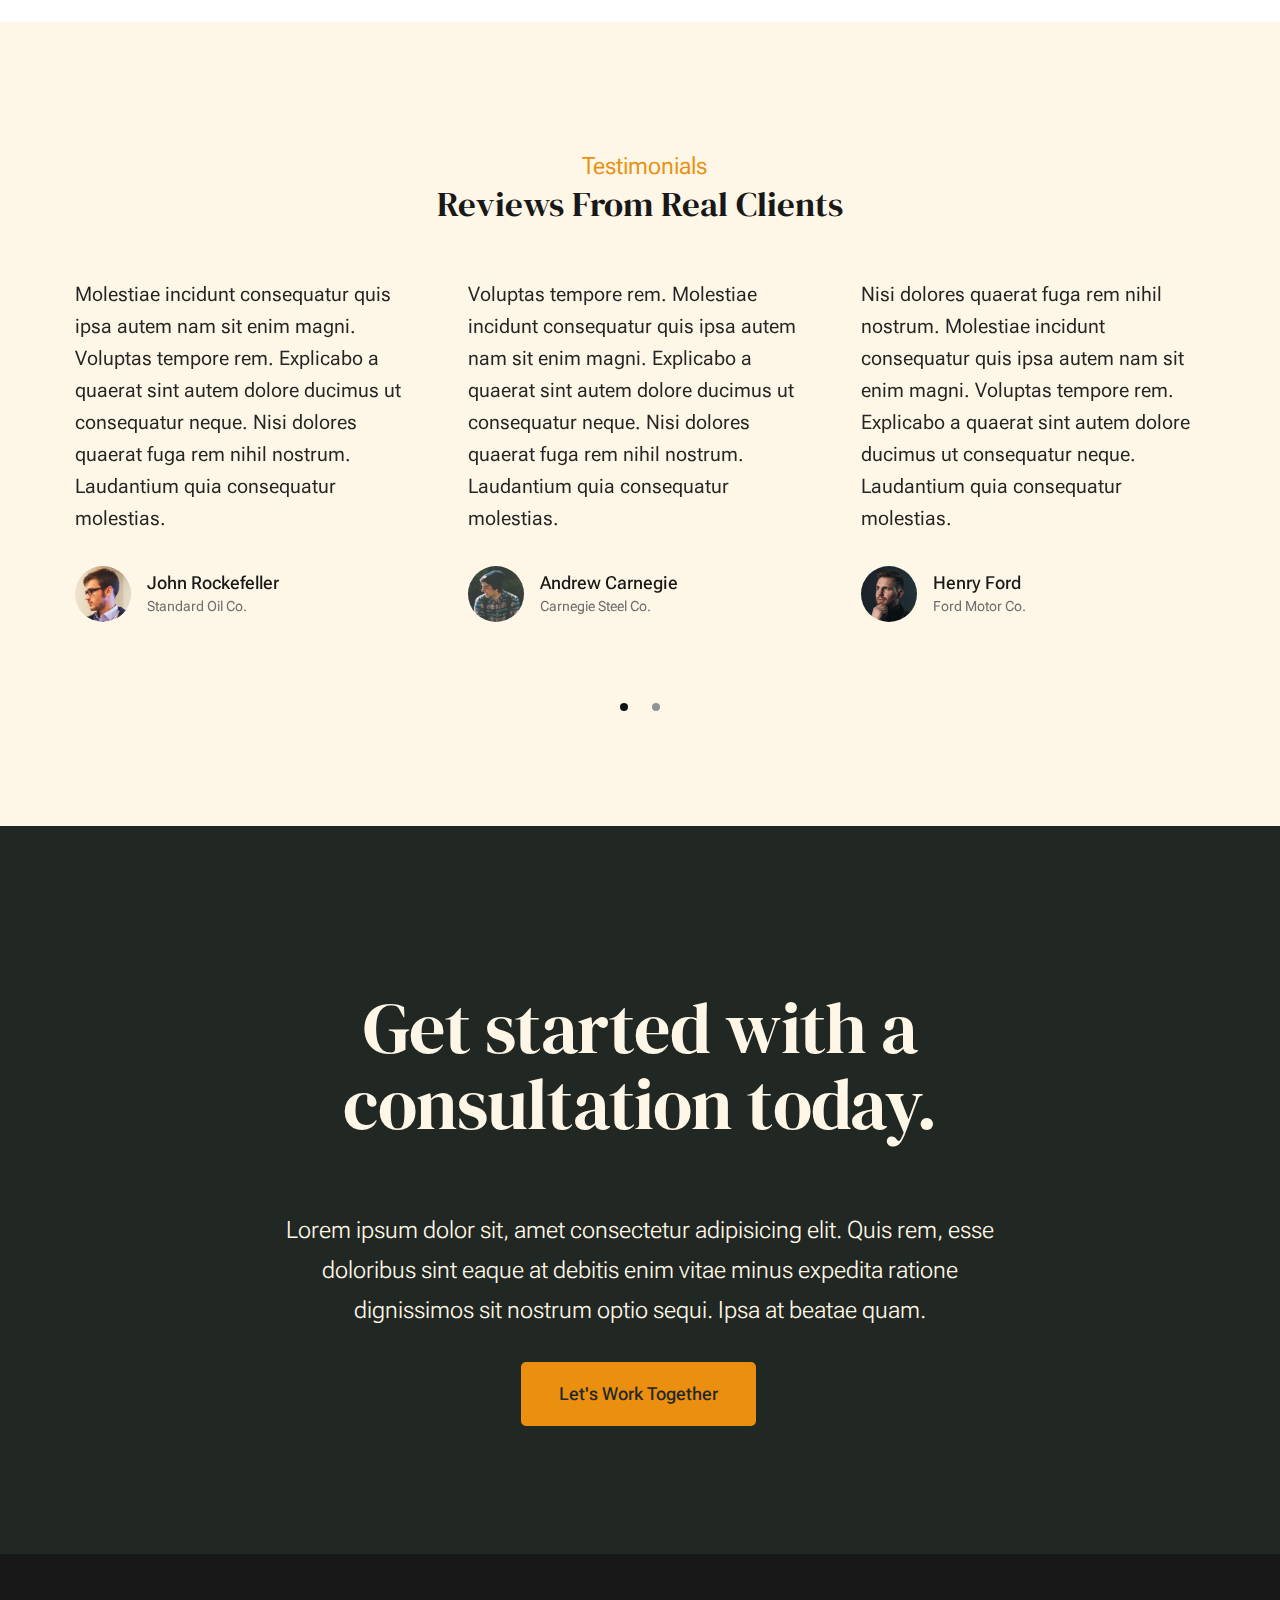
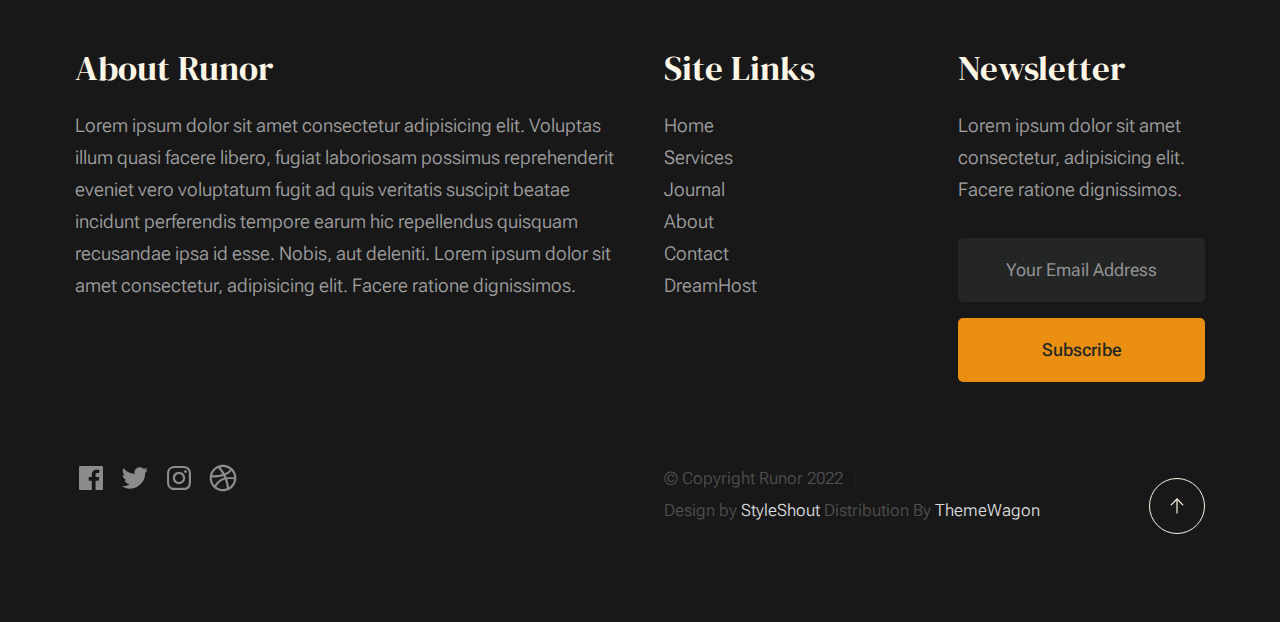
<file: generic.html>
<!DOCTYPE html>
<html lang="en" class="no-js" >
<head>

    <!--- basic page needs
    ================================================== -->
    <meta charset="utf-8">
    <meta name="viewport" content="width=device-width, initial-scale=1">
    <title>Generic - Runor</title>

    <script>
        document.documentElement.classList.remove('no-js');
        document.documentElement.classList.add('js');
    </script>

    <!-- CSS
    ================================================== -->
    <link rel="stylesheet" href="css/vendor.css">
    <link rel="stylesheet" href="css/styles.css">

    <!-- favicons
    ================================================== -->
    <link rel="apple-touch-icon" sizes="180x180" href="apple-touch-icon.png">
    <link rel="icon" type="image/png" sizes="32x32" href="favicon-32x32.png">
    <link rel="icon" type="image/png" sizes="16x16" href="favicon-16x16.png">
    <link rel="manifest" href="site.webmanifest">

</head>


<body id="top">


    <!-- preloader
    ================================================== -->
    <div id="preloader">
        <div id="loader" class="dots-fade">
            <div></div>
            <div></div>
            <div></div>
        </div>
    </div>


    <!-- page wrap
    ================================================== -->
    <div id="page" class="s-pagewrap">


        <!-- # site header 
        ================================================== -->
        <header class="s-header">

            <div class="row s-header__inner width-sixteen-col">

                <div class="s-header__block">
                    <div class="s-header__logo">
                        <a class="logo" href="index.html">
                            <img src="images/logo.svg" alt="Homepage">
                        </a>
                    </div>

                    <a class="s-header__menu-toggle" href="#0"><span>Menu</span></a>
                </div> <!-- end s-header__block -->

                <nav class="s-header__nav">
    
                    <ul class="s-header__menu-links">
                        <li><a href="about.html">About</a></li>
                        <li><a href="services.html">Services</a></li>
                        <li><a href="blog.html">Journal</a></li>
                        <li><a href="contact.html">Contact</a></li>
                    </ul> <!-- s-header__menu-links -->

                    <div class="s-header__contact">
                        <a href="contact.html" class="btn btn--primary s-header__contact-btn">Let's Work Together</a>                        
                    </div> <!-- s-header__contact -->
    
                </nav> <!-- end s-header__nav -->

            </div> <!-- end s-header__inner -->

        </header> <!-- end s-header -->


        <!-- # site main content
        ================================================== -->
        <section id="content" class="s-content">

               <section class="s-pageheader pageheader">
                    <div class="row">
                        <div class="column xl-12">
                            <h1 class="page-title">
                               A Simple Generic Page
                            </h1>
                            
                        </div>
                    </div>
               </section> <!-- end pageheader --> 

               <section class="s-pagecontent pagecontent">

                    <div class="row pageintro">
                        <div class="column xl-6 lg-12">
                            <h2 class="text-display-title">A short phrase about whatever you want to say</h2>
                        </div>
                        <div class="column xl-6 lg-12 u-flexitem-x-right">
                            <p class="lead">
                            Lorem ipsum dolor sit amet consectetur, adipisicing elit. Alias eos quas blanditiis, quos sint nostrum fugit aperiam 
                            inventore optio itaque molestias corporis, ipsa tenetur eligendi nihil iste porro, natus culpa consequuntur? Maxime, 
                            corporis tempore. Sed tenetur veritatis velit recusandae eum, molestiae voluptate ducimus laudantium esse illo. 
                            </p>
                        </div>                       
                    </div> <!-- end pageintro -->   
                    
                    <div class="row pagemedia">
                        <d class="column xl-12">
                            <figure class="page-media">                                
                                <img src="images/sample-1200.jpg" 
                                     srcset="images/sample-2400.jpg 2400w, 
                                             images/sample-1200.jpg 1200w, 
                                             images/sample-600.jpg 600w" sizes="(max-width: 2400px) 100vw, 2400px" alt="">
                            </figure>
                        </d>
                    </div> <!-- end pagemedia -->

                    <div class="row width-narrower pagemain">
                        <div class="column xl-12"> 

                            <h2>Nostrum In Facilis</h2>
                            <p>
                            Eaque temporibus culpa perferendis expedita assumenda mollitia magnam. Lorem ipsum dolor sit amet consectetur adipisicing elit
                            facilis voluptates voluptatum animi numquam quas ea praesentium quaerat maxime sunt odit inventore itaque est et autem sequi nulla. 
                            Distinctio obcaecati nesciunt asperiores dolorum tenetur voluptates, nemo alias doloremque. Quos cumque ipsum laudantium odio vero 
                            aut odit nostrum aliquam? Nostrum in facilis, minus fuga quasi voluptas explicabo possimus incidunt, expedita tempora eius rem nobis sequi. 
                            Doloribus esse sint suscipit quam nisi blanditiis voluptate explicabo.
                            </p>

                            <h2>Eaque Temporibus Tulpa</h2>

                            <p>
                            Quibusdam quis autem voluptatibus earum vel ex error ea magni. Rerum quam quos. Aut asperiores sit mollitia. Rem neque et voluptatem 
                            eos quia sed eligendi et. Eaque velit eligendi ut magnam. Cumque ducimus laborum doloribus facere maxime vel earum quidem enim suscipit. 
                            Numquam, corporis accusamus commodi saepe nostrum nesciunt nisi rem necessitatibus unde laboriosam molestias, quam ipsa voluptatum sed 
                            ex cumque facilis assumenda maiores tempore reiciendis enim accusantium.
                            </p>

                            <h2>Blanditiis Voluptate Explicabo</h2>
                            <p>
                            Lorem ipsum dolor sit amet consectetur adipisicing elit. Eaque temporibus culpa perferendis expedita assumenda mollitia magnam, 
                            facilis voluptates voluptatum animi numquam quas ea praesentium quaerat maxime sunt odit inventore itaque est et autem sequi nulla. 
                            Distinctio obcaecati nesciunt asperiores dolorum tenetur voluptates, nemo alias doloremque. Quos cumque ipsum laudantium odio vero aut 
                            odit nostrum aliquam? Nostrum in facilis, minus fuga quasi voluptas explicabo possimus incidunt, expedita tempora eius rem nobis sequi. 
                            Doloribus esse sint suscipit quam nisi blanditiis voluptate explicabo.
                            </p>

                            <p>
                            Quibusdam quis autem voluptatibus earum vel ex error ea magni. Rerum quam quos. Aut asperiores sit mollitia. Rem neque et voluptatem 
                            eos quia sed eligendi et. Eaque velit eligendi ut magnam. Cumque ducimus laborum doloribus facere maxime vel earum quidem enim suscipit. 
                            Numquam, corporis accusamus commodi saepe nostrum nesciunt nisi rem necessitatibus unde laboriosam molestias, quam ipsa voluptatum sed 
                            ex cumque facilis assumenda maiores tempore reiciendis enim accusantium?
                            </p>                   

                            <h2>Et Assumenda Debitis Aut Quidem</h2>
                            <p>
                            Lorem ipsum dolor sit amet consectetur adipisicing elit. Et assumenda debitis aut quidem ad voluptates quibusdam soluta temporibus, 
                            eveniet nobis tempore sunt, provident sapiente accusamus dignissimos voluptatum fugiat nulla dicta nihil molestiae aspernatur error in. 
                            Ut quo porro voluptatum delectus asperiores culpa non cum facere minima nesciunt assumenda, praesentium reprehenderit accusamus, quam 
                            repellat nobis nemo? Ut magnam unde culpa pariatur possimus sunt fugiat ea maxime praesentium eaque quo odio sed eligendi harum dolor, 
                            repellendus reprehenderit facere nihil quam. Saepe, magni.
                            </p>

                        </div> <!-- end grid-block-->
                    </div> <!-- end pagemain -->

               </section> <!-- pagecontent -->

               <section class="s-testimonials">

                    <div class="s-testimonials__header row row-x-center text-center">
                        <div class="column xl-8 lg-12">
        
                            <p class="text-pretitle">
                            Testimonials
                            </p>
                            <h3>
                            Reviews From Real Clients
                            </h3>                        
        
                        </div>
                    </div> <!--end s-testimonials__header -->

                    <div class="row s-testimonials__content">
                        <div class="column xl-12 testimonials">

                            <div class="swiper-container testimonials__slider page-slider">

                                <div class="swiper-wrapper">
                                    <div class="testimonials__slide swiper-slide">
                                        <p>
                                        Molestiae incidunt consequatur quis ipsa autem nam sit enim magni. Voluptas tempore rem. 
                                        Explicabo a quaerat sint autem dolore ducimus ut consequatur neque. Nisi dolores quaerat fuga rem nihil nostrum.
                                        Laudantium quia consequatur molestias.
                                        </p>
                                        <div class="testimonials__author">
                                            <img src="images/avatars/user-01.jpg" alt="Author image" class="testimonials__avatar">
                                            <cite class="testimonials__cite">
                                                <strong>John Rockefeller</strong>
                                                <span>Standard Oil Co.</span>
                                            </cite>
                                        </div>
                                    </div>
                                    <div class="testimonials__slide swiper-slide">
                                        <p>
                                        Voluptas tempore rem. Molestiae incidunt consequatur quis ipsa autem nam sit enim magni. 
                                        Explicabo a quaerat sint autem dolore ducimus ut consequatur neque. Nisi dolores quaerat fuga rem nihil nostrum.
                                        Laudantium quia consequatur molestias.
                                        </p>
                                        <div class="testimonials__author">
                                            <img src="images/avatars/user-04.jpg" alt="Author image" class="testimonials__avatar">
                                            <cite class="testimonials__cite">
                                                <strong>Andrew Carnegie</strong>
                                                <span>Carnegie Steel Co.</span>
                                            </cite>
                                        </div>
                                    </div>
                                    <div class="testimonials__slide swiper-slide">
                                        <p>
                                        Nisi dolores quaerat fuga rem nihil nostrum. Molestiae incidunt consequatur quis ipsa autem nam sit enim magni. 
                                        Voluptas tempore rem. Explicabo a quaerat sint autem dolore ducimus ut consequatur neque. 
                                        Laudantium quia consequatur molestias.
                                        </p>
                                        <div class="testimonials__author">
                                            <img src="images/avatars/user-06.jpg" alt="Author image" class="testimonials__avatar">
                                            <cite class="testimonials__cite">
                                                <strong>Henry Ford</strong>
                                                <span>Ford Motor Co.</span>
                                            </cite>
                                        </div>
                                    </div>
                                    <div class="testimonials__slide swiper-slide">
                                        <p>
                                        Molestiae incidunt consequatur quis ipsa autem nam sit enim magni. Voluptas tempore rem. 
                                        Explicabo a quaerat sint autem dolore ducimus ut consequatur neque. Nisi dolores quaerat fuga rem nihil nostrum.
                                        Laudantium quia consequatur molestias.
                                        </p>
                                        <div class="testimonials__author">
                                            <img src="images/avatars/user-02.jpg" alt="Author image" class="testimonials__avatar">
                                            <cite class="testimonials__cite">
                                                <strong>John Morgan</strong>
                                                <span>JP Morgan & Co.</span>
                                            </cite>
                                        </div>
                                    </div> 
                                </div> <!-- end swiper-wrapper --> 

                                <div class="swiper-pagination"></div>

                            </div> <!--end testimonials__slider --> 

                        </div> <!-- testimonials -->
                    </div> <!--end s-testimonials__content -->

               </section> <!-- end s-testimonials -->

        </section> <!-- s-content-->

        <!-- # cta
        ================================================== -->
        <section id="cta" class="s-cta">

            <div class="row row-x-center text-center">
                <div class="column xl-8 lg-12">

                    <div class="s-cta__content">
                        <h2 class="text-display-title">
                        Get started with a consultation today.
                        </h2>
                        <p class="lead">
                        Lorem ipsum dolor sit, amet consectetur adipisicing elit. Quis rem, esse doloribus sint eaque at debitis enim vitae minus expedita ratione dignissimos sit nostrum optio sequi. Ipsa at beatae quam.
                        </p>
                        <a href="contact.html" class="btn btn--primary">Let's Work Together</a>
                    </div>

                </div>
            </div>

        </section> <!-- end s-cta -->


        <!-- # footer 
        ================================================== -->
        <footer class="s-footer">
            <div class="row s-footer__content">
                <div class="column xl-6 lg-6 md-12 s-footer__block s-footer__about">                    
                    <h3>About Runor</h3>
                    <p>
                    Lorem ipsum dolor sit amet consectetur adipisicing elit. Voluptas illum quasi facere libero, 
                    fugiat laboriosam possimus reprehenderit eveniet vero voluptatum fugit ad quis veritatis suscipit beatae 
                    incidunt perferendis tempore earum hic repellendus quisquam recusandae ipsa id esse. Nobis, aut deleniti.
                    Lorem ipsum dolor sit amet consectetur, adipisicing elit. Facere ratione dignissimos.
                    </p>               
                </div>                
                <div class="column xl-3 lg-6 md-12 s-footer__block s-footer__site-links">
                    <h3>Site Links</h3>
                    <ul class="link-list">
                        <li><a href="index.html">Home</a></li>
                        <li><a href="services.html">Services</a></li>
                        <li><a href="blog.html">Journal</a></li>
                        <li><a href="about.html">About</a></li>
                        <li><a href="contact.html">Contact</a></li>
                        <li><a href="https://www.dreamhost.com/r.cgi?287326">DreamHost</a></li>
                    </ul>
                </div>
                <div class="column xl-3 lg-6 md-12 tab-12 s-footer__block s-footer__newsletter">
                    <h3>Newsletter</h3>

                    <p>
                    Lorem ipsum dolor sit amet consectetur, adipisicing elit. Facere ratione dignissimos.
                    </p>

                    <div class="subscribe-form">
                        <form id="mc-form" class="mc-form">
                            <input type="email" name="EMAIL" id="mce-EMAIL" class="u-fullwidth text-center" placeholder="Your Email Address" title="The domain portion of the email address is invalid (the portion after the @)." pattern="^([^\x00-\x20\x22\x28\x29\x2c\x2e\x3a-\x3c\x3e\x40\x5b-\x5d\x7f-\xff]+|\x22([^\x0d\x22\x5c\x80-\xff]|\x5c[\x00-\x7f])*\x22)(\x2e([^\x00-\x20\x22\x28\x29\x2c\x2e\x3a-\x3c\x3e\x40\x5b-\x5d\x7f-\xff]+|\x22([^\x0d\x22\x5c\x80-\xff]|\x5c[\x00-\x7f])*\x22))*\x40([^\x00-\x20\x22\x28\x29\x2c\x2e\x3a-\x3c\x3e\x40\x5b-\x5d\x7f-\xff]+|\x5b([^\x0d\x5b-\x5d\x80-\xff]|\x5c[\x00-\x7f])*\x5d)(\x2e([^\x00-\x20\x22\x28\x29\x2c\x2e\x3a-\x3c\x3e\x40\x5b-\x5d\x7f-\xff]+|\x5b([^\x0d\x5b-\x5d\x80-\xff]|\x5c[\x00-\x7f])*\x5d))*(\.\w{2,})+$" required>
                            <input type="submit" name="subscribe" value="Subscribe" class="btn btn--primary btn--small u-fullwidth">
                            <!-- <div style="position: absolute; left: -5000px;" aria-hidden="true"><input type="text" name="b_cdb7b577e41181934ed6a6a44_9a91cfe7b3" tabindex="-1" value=""></div> -->
                            <div class="mc-status"></div>
                        </form>
                    </div>
                </div>
            </div>    
            
            <div class="row s-footer__bottom">
                <div class="column xl-6 lg-12">
                    <ul class="s-footer__social social-list">
                        <li>
                            <a href="#0">
                                <svg xmlns="http://www.w3.org/2000/svg" width="24" height="24" viewBox="0 0 24 24" style="fill:rgba(0, 0, 0, 1);transform:;-ms-filter:"><path d="M20,3H4C3.447,3,3,3.448,3,4v16c0,0.552,0.447,1,1,1h8.615v-6.96h-2.338v-2.725h2.338v-2c0-2.325,1.42-3.592,3.5-3.592 c0.699-0.002,1.399,0.034,2.095,0.107v2.42h-1.435c-1.128,0-1.348,0.538-1.348,1.325v1.735h2.697l-0.35,2.725h-2.348V21H20 c0.553,0,1-0.448,1-1V4C21,3.448,20.553,3,20,3z"></path></svg>
                                <span class="u-screen-reader-text">Facebook</span>
                            </a>
                        </li>
                        <li>
                            <a href="#0">
                                <svg xmlns="http://www.w3.org/2000/svg" width="24" height="24" viewBox="0 0 24 24" style="fill:rgba(0, 0, 0, 1);transform:;-ms-filter:"><path d="M19.633,7.997c0.013,0.175,0.013,0.349,0.013,0.523c0,5.325-4.053,11.461-11.46,11.461c-2.282,0-4.402-0.661-6.186-1.809 c0.324,0.037,0.636,0.05,0.973,0.05c1.883,0,3.616-0.636,5.001-1.721c-1.771-0.037-3.255-1.197-3.767-2.793 c0.249,0.037,0.499,0.062,0.761,0.062c0.361,0,0.724-0.05,1.061-0.137c-1.847-0.374-3.23-1.995-3.23-3.953v-0.05 c0.537,0.299,1.16,0.486,1.82,0.511C3.534,9.419,2.823,8.184,2.823,6.787c0-0.748,0.199-1.434,0.548-2.032 c1.983,2.443,4.964,4.04,8.306,4.215c-0.062-0.3-0.1-0.611-0.1-0.923c0-2.22,1.796-4.028,4.028-4.028 c1.16,0,2.207,0.486,2.943,1.272c0.91-0.175,1.782-0.512,2.556-0.973c-0.299,0.935-0.936,1.721-1.771,2.22 c0.811-0.088,1.597-0.312,2.319-0.624C21.104,6.712,20.419,7.423,19.633,7.997z"></path></svg>
                                <span class="u-screen-reader-text">Twitter</span>
                            </a>
                        </li>
                        <li>
                            <a href="#0">
                                <svg xmlns="http://www.w3.org/2000/svg" width="24" height="24" viewBox="0 0 24 24" style="fill:rgba(0, 0, 0, 1);transform:;-ms-filter:"><path d="M11.999,7.377c-2.554,0-4.623,2.07-4.623,4.623c0,2.554,2.069,4.624,4.623,4.624c2.552,0,4.623-2.07,4.623-4.624 C16.622,9.447,14.551,7.377,11.999,7.377L11.999,7.377z M11.999,15.004c-1.659,0-3.004-1.345-3.004-3.003 c0-1.659,1.345-3.003,3.004-3.003s3.002,1.344,3.002,3.003C15.001,13.659,13.658,15.004,11.999,15.004L11.999,15.004z"></path><circle cx="16.806" cy="7.207" r="1.078"></circle><path d="M20.533,6.111c-0.469-1.209-1.424-2.165-2.633-2.632c-0.699-0.263-1.438-0.404-2.186-0.42 c-0.963-0.042-1.268-0.054-3.71-0.054s-2.755,0-3.71,0.054C7.548,3.074,6.809,3.215,6.11,3.479C4.9,3.946,3.945,4.902,3.477,6.111 c-0.263,0.7-0.404,1.438-0.419,2.186c-0.043,0.962-0.056,1.267-0.056,3.71c0,2.442,0,2.753,0.056,3.71 c0.015,0.748,0.156,1.486,0.419,2.187c0.469,1.208,1.424,2.164,2.634,2.632c0.696,0.272,1.435,0.426,2.185,0.45 c0.963,0.042,1.268,0.055,3.71,0.055s2.755,0,3.71-0.055c0.747-0.015,1.486-0.157,2.186-0.419c1.209-0.469,2.164-1.424,2.633-2.633 c0.263-0.7,0.404-1.438,0.419-2.186c0.043-0.962,0.056-1.267,0.056-3.71s0-2.753-0.056-3.71C20.941,7.57,20.801,6.819,20.533,6.111z M19.315,15.643c-0.007,0.576-0.111,1.147-0.311,1.688c-0.305,0.787-0.926,1.409-1.712,1.711c-0.535,0.199-1.099,0.303-1.67,0.311 c-0.95,0.044-1.218,0.055-3.654,0.055c-2.438,0-2.687,0-3.655-0.055c-0.569-0.007-1.135-0.112-1.669-0.311 c-0.789-0.301-1.414-0.923-1.719-1.711c-0.196-0.534-0.302-1.099-0.311-1.669c-0.043-0.95-0.053-1.218-0.053-3.654 c0-2.437,0-2.686,0.053-3.655c0.007-0.576,0.111-1.146,0.311-1.687c0.305-0.789,0.93-1.41,1.719-1.712 c0.534-0.198,1.1-0.303,1.669-0.311c0.951-0.043,1.218-0.055,3.655-0.055c2.437,0,2.687,0,3.654,0.055 c0.571,0.007,1.135,0.112,1.67,0.311c0.786,0.303,1.407,0.925,1.712,1.712c0.196,0.534,0.302,1.099,0.311,1.669 c0.043,0.951,0.054,1.218,0.054,3.655c0,2.436,0,2.698-0.043,3.654H19.315z"></path></svg>
                                <span class="u-screen-reader-text">Instagram</span>
                            </a>
                        </li>
                        <li>
                            <a href="#0">
                                <svg xmlns="http://www.w3.org/2000/svg" width="24" height="24" viewBox="0 0 24 24" style="fill: rgba(0, 0, 0, 1);transform: ;msFilter:;"><path d="M20.66 6.98a9.932 9.932 0 0 0-3.641-3.64C15.486 2.447 13.813 2 12 2s-3.486.447-5.02 1.34c-1.533.893-2.747 2.107-3.64 3.64S2 10.187 2 12s.446 3.487 1.34 5.02a9.924 9.924 0 0 0 3.641 3.64C8.514 21.553 10.187 22 12 22s3.486-.447 5.02-1.34a9.932 9.932 0 0 0 3.641-3.64C21.554 15.487 22 13.813 22 12s-.446-3.487-1.34-5.02zM12 3.66c2 0 3.772.64 5.32 1.919-.92 1.174-2.286 2.14-4.1 2.9-1.002-1.813-2.088-3.327-3.261-4.54A7.715 7.715 0 0 1 12 3.66zM5.51 6.8a8.116 8.116 0 0 1 2.711-2.22c1.212 1.201 2.325 2.7 3.34 4.5-2 .6-4.114.9-6.341.9-.573 0-1.006-.013-1.3-.04A8.549 8.549 0 0 1 5.51 6.8zM3.66 12c0-.054.003-.12.01-.2.007-.08.01-.146.01-.2.254.014.641.02 1.161.02 2.666 0 5.146-.367 7.439-1.1.187.373.381.793.58 1.26-1.32.293-2.674 1.006-4.061 2.14S6.4 16.247 5.76 17.5c-1.4-1.587-2.1-3.42-2.1-5.5zM12 20.34c-1.894 0-3.594-.587-5.101-1.759.601-1.187 1.524-2.322 2.771-3.401 1.246-1.08 2.483-1.753 3.71-2.02a29.441 29.441 0 0 1 1.56 6.62 8.166 8.166 0 0 1-2.94.56zm7.08-3.96a8.351 8.351 0 0 1-2.58 2.621c-.24-2.08-.7-4.107-1.379-6.081.932-.066 1.765-.1 2.5-.1.799 0 1.686.034 2.659.1a8.098 8.098 0 0 1-1.2 3.46zm-1.24-5c-1.16 0-2.233.047-3.22.14a27.053 27.053 0 0 0-.68-1.62c2.066-.906 3.532-2.006 4.399-3.3 1.2 1.414 1.854 3.027 1.96 4.84-.812-.04-1.632-.06-2.459-.06z"></path></svg>
                                <span class="u-screen-reader-text">Dribbble</span>
                            </a>
                        </li>
                    </ul> <!-- end s-footer__social -->
                </div>
                <div class="column xl-6 lg-12">
                    <p class="ss-copyright">
                        <span>© Copyright Runor 2022</span> 
                        <span>Design by <a href="https://www.styleshout.com/">StyleShout</a> Distribution By <a href="https://themewagon.com">ThemeWagon</a></span>
                    </p>
                </div>

                <div class="ss-go-top">
                    <a class="smoothscroll" title="Back to Top" href="#top">
                        <svg xmlns="http://www.w3.org/2000/svg" viewBox="0 0 24 24" width="36" height="36" fill="none" stroke="#ffffff" stroke-width="1" stroke-linecap="round" stroke-linejoin="round">&lt;!--!  Atomicons Free 1.00 by @atisalab License - https://atomicons.com/license/ (Icons: CC BY 4.0) Copyright 2021 Atomicons --&gt;<polyline points="17 11 12 6 7 11"></polyline><line x1="12" y1="18" x2="12" y2="6"></line></svg>
                    </a>
                </div> <!-- end ss-go-top -->
            </div>
            
        </footer> <!-- end s-footer -->

    </div> <!-- end page-wrap -->

    <!-- Java Script
    ================================================== -->
    <script src="js/plugins.js"></script>
    <script src="js/main.js"></script>

</body>
</html>
</file>
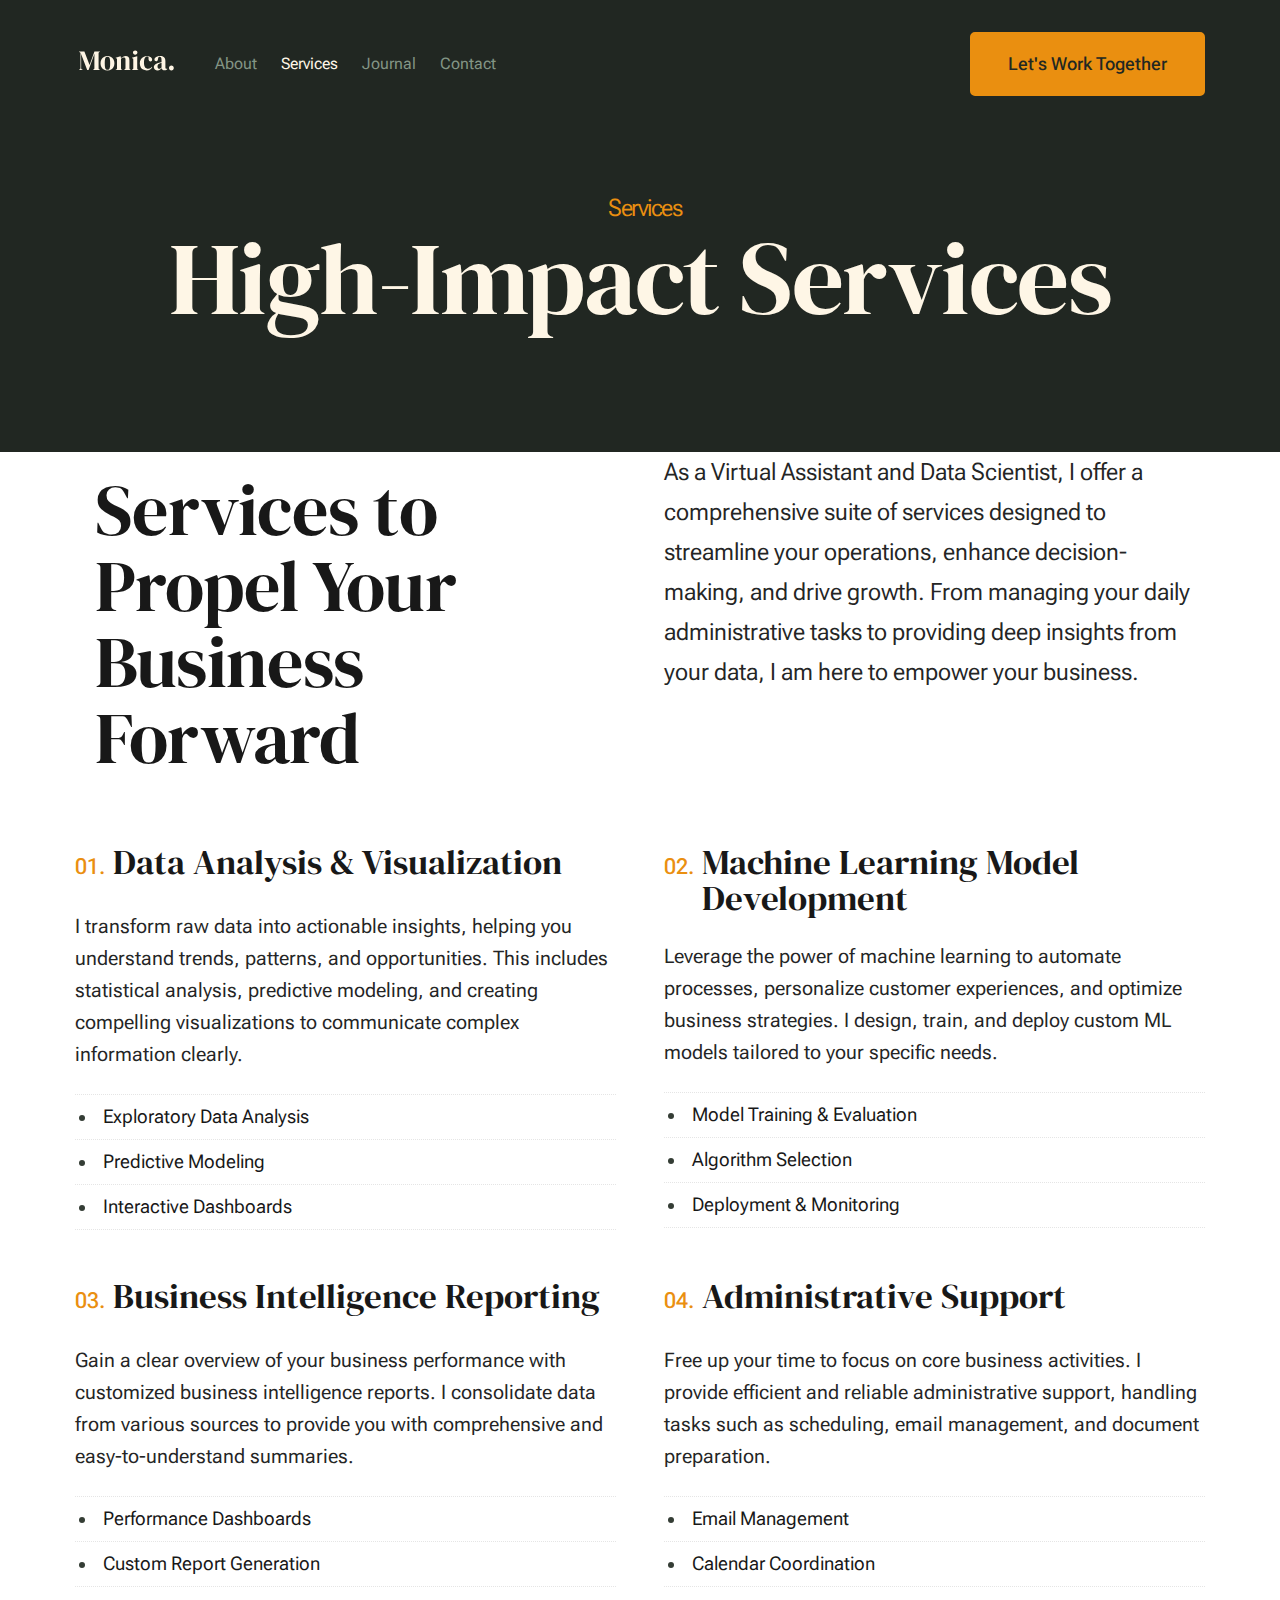
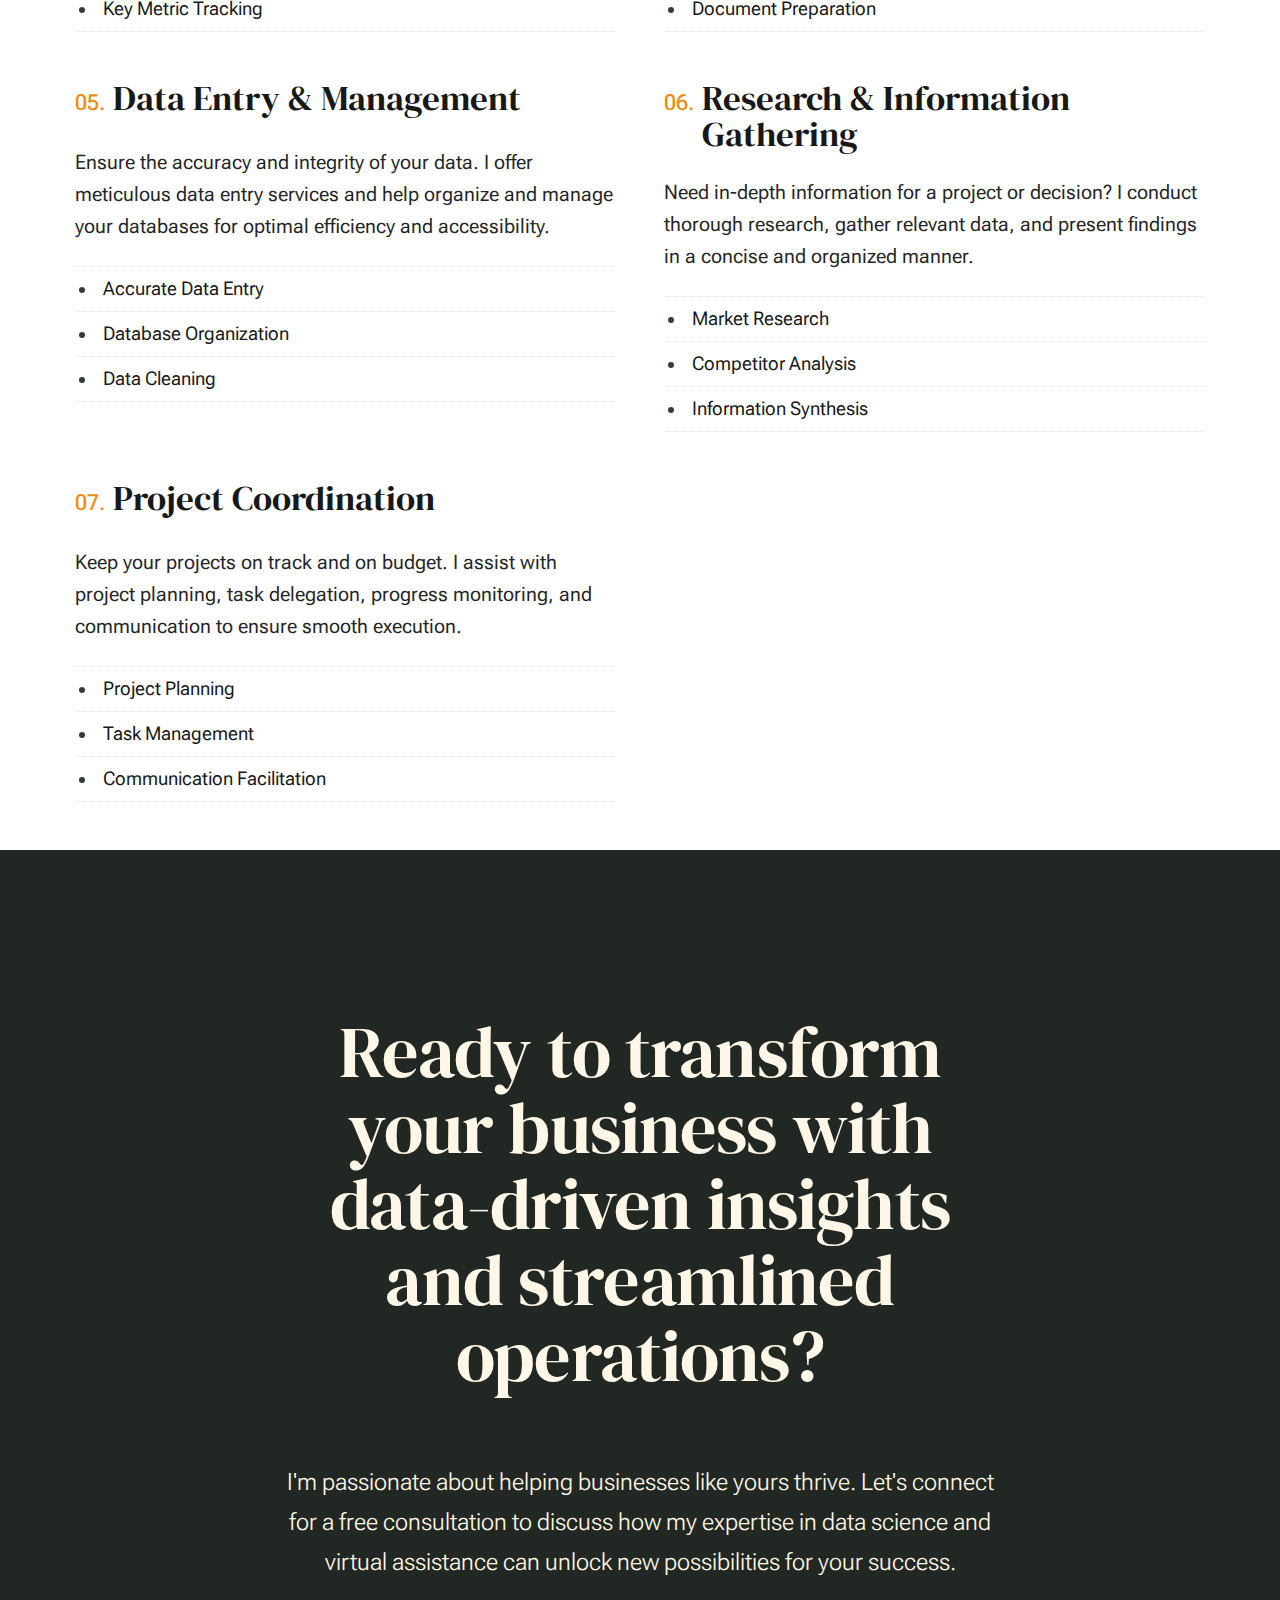
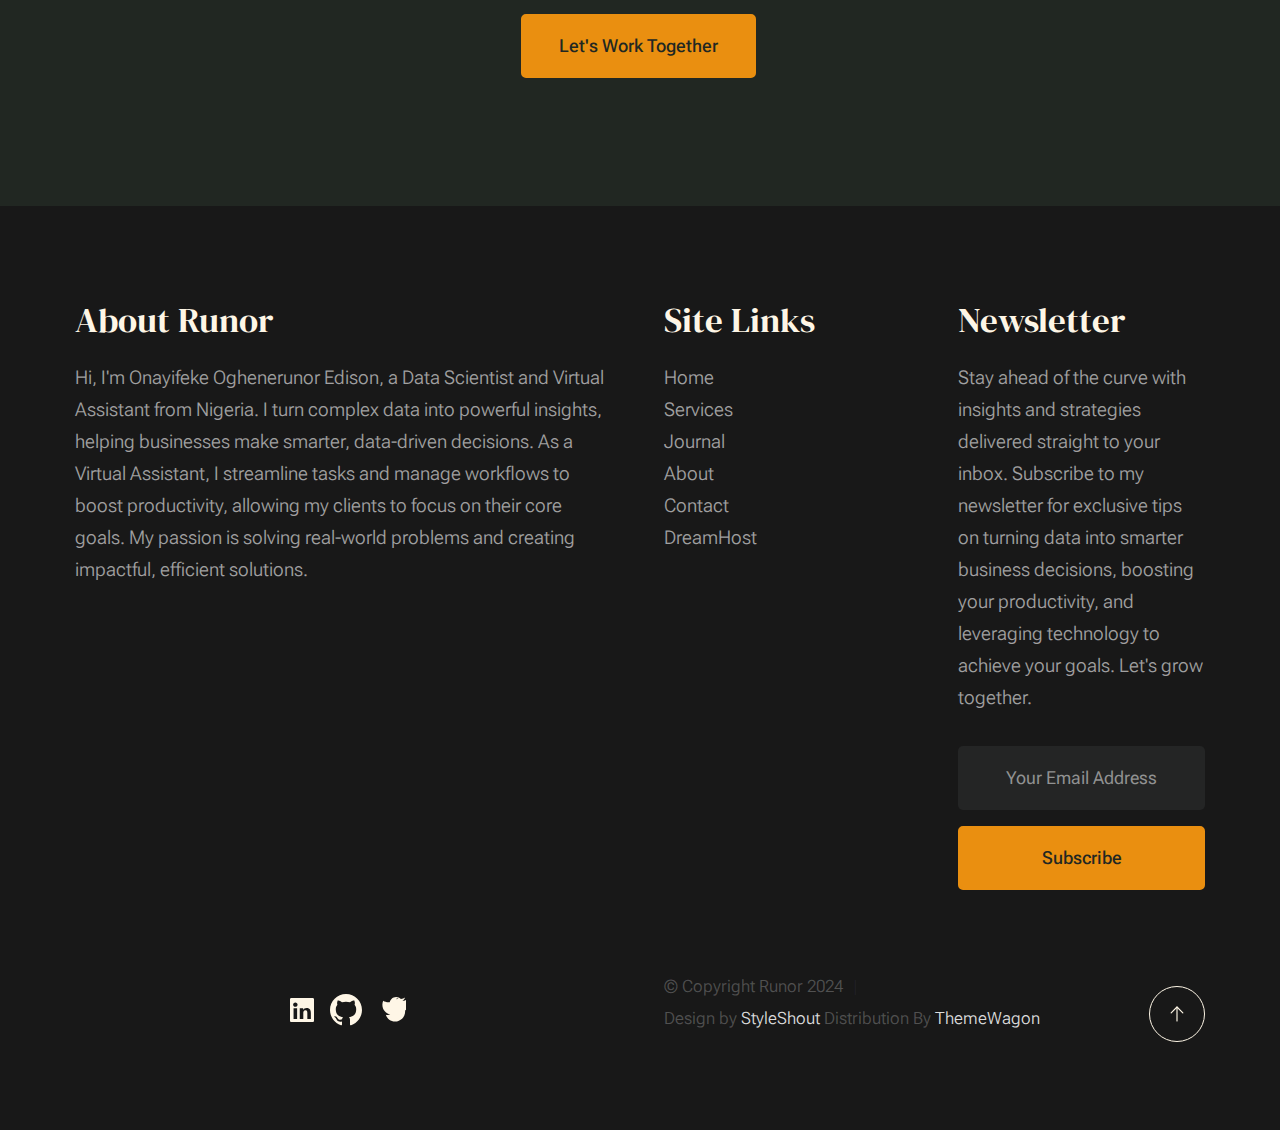
<file: services.html>
<!DOCTYPE html>
<html lang="en" class="no-js" >
<head>

    <!--- basic page needs
    ================================================== -->
    <meta charset="utf-8">
    <meta name="viewport" content="width=device-width, initial-scale=1">
    <title>Services - Runor</title>

    <script>
        document.documentElement.classList.remove('no-js');
        document.documentElement.classList.add('js');
    </script>

    <!-- CSS
    ================================================== -->
    <link rel="stylesheet" href="css/vendor.css">
    <link rel="stylesheet" href="css/styles.css">

    <!-- favicons
    ================================================== -->
    <link rel="apple-touch-icon" sizes="180x180" href="apple-touch-icon.png">
    <link rel="icon" type="image/png" sizes="32x32" href="favicon-32x32.png">
    <link rel="icon" type="image/png" sizes="16x16" href="favicon-16x16.png">
    <link rel="manifest" href="site.webmanifest">

</head>


<body id="top">


    <!-- preloader
    ================================================== -->
    <div id="preloader">
        <div id="loader" class="dots-fade">
            <div></div>
            <div></div>
            <div></div>
        </div>
    </div>


    <!-- page wrap
    ================================================== -->
    <div id="page" class="s-pagewrap">

        <!-- # site header 
        ================================================== -->
        <header class="s-header">

            <div class="row s-header__inner width-sixteen-col">

                <div class="s-header__block">
                    <div class="s-header__logo">
                        <a class="logo" href="index.html">
                            <img src="images/logo.svg" alt="Homepage">
                        </a>
                    </div>

                    <a class="s-header__menu-toggle" href="#0"><span>Menu</span></a>
                </div> <!-- end s-header__block -->

                <nav class="s-header__nav">
    
                    <ul class="s-header__menu-links">
                        <li><a href="about.html">About</a></li>
                        <li class="current"><a href="services.html">Services</a></li>
                        <li><a href="blog.html">Journal</a></li>
                        <li><a href="contact.html">Contact</a></li>
                    </ul> <!-- s-header__menu-links -->

                    <div class="s-header__contact">
                        <a href="contact.html" class="btn btn--primary s-header__contact-btn">Let's Work Together</a>                        
                    </div> <!-- s-header__contact -->
    
                </nav> <!-- end s-header__nav -->

            </div> <!-- end s-header__inner -->

        </header> <!-- end s-header -->

        <!-- # site main content
        ================================================== -->
        <section id="content" class="s-content">

               <section class="s-pageheader pageheader">
                    <div class="row">
                        <div class="column xl-12">
                            <h1 class="page-title">
                                <span class="page-title__small-type text-pretitle">Services</span>
                                High-Impact Services
                            </h1>
                            
                        </div>
                    </div>
               </section> <!-- pageheader -->  

               <div class="row pageintro">
                <div class="column xl-6 lg-12">
                    <h2 class="text-display-title">Services to Propel Your Business Forward</h2>
                </div>
                <div class="column xl-6 lg-12 u-flexitem-x-right">
                    <p class="lead">
                    As a Virtual Assistant and Data Scientist, I offer a comprehensive suite of services designed to streamline your operations, enhance decision-making, and drive growth. From managing your daily administrative tasks to providing deep insights from your data, I am here to empower your business.
                    </p>
                </div>
            </div>  <div class="row">
                <div class="column xl-12 grid-block">
            
                    <div class="grid-full grid-list-items list-items show-ctr">
            
                        <div class="grid-list-items__item list-items__item">
                            <div class="list-items__item-header">
                                <h3 class="list-items__item-title">Data Analysis & Visualization</h3>
                            </div>
                            <div class="list-items__item-text">
                                <p>
                                I transform raw data into actionable insights, helping you understand trends, patterns, and opportunities. This includes statistical analysis, predictive modeling, and creating compelling visualizations to communicate complex information clearly.
                                </p>
                                <ul class="list-services">
                                    <li>Exploratory Data Analysis</li>
                                    <li>Predictive Modeling</li>
                                    <li>Interactive Dashboards</li>
                                </ul>
                            </div>
                        </div> <div class="grid-list-items__item list-items__item">
                            <div class="list-items__item-header">
                                <h3 class="list-items__item-title">Machine Learning Model Development</h3>
                            </div>
                            <div class="list-items__item-text">
                                <p>
                                Leverage the power of machine learning to automate processes, personalize customer experiences, and optimize business strategies. I design, train, and deploy custom ML models tailored to your specific needs.
                                </p>
                                <ul class="list-services">
                                    <li>Model Training & Evaluation</li>
                                    <li>Algorithm Selection</li>
                                    <li>Deployment & Monitoring</li>
                                </ul>
                            </div>
                        </div> <div class="grid-list-items__item list-items__item">
                            <div class="list-items__item-header">
                                <h3 class="list-items__item-title">Business Intelligence Reporting</h3>
                            </div>
                            <div class="list-items__item-text">
                                <p>
                                Gain a clear overview of your business performance with customized business intelligence reports. I consolidate data from various sources to provide you with comprehensive and easy-to-understand summaries.
                                </p>
                                <ul class="list-services">
                                    <li>Performance Dashboards</li>
                                    <li>Custom Report Generation</li>
                                    <li>Key Metric Tracking</li>
                                </ul>
                            </div>
                        </div> <div class="grid-list-items__item list-items__item">
                            <div class="list-items__item-header">
                                <h3 class="list-items__item-title">Administrative Support</h3>
                            </div>
                            <div class="list-items__item-text">
                                <p>
                                Free up your time to focus on core business activities. I provide efficient and reliable administrative support, handling tasks such as scheduling, email management, and document preparation.
                                </p>
                                <ul class="list-services">
                                    <li>Email Management</li>
                                    <li>Calendar Coordination</li>
                                    <li>Document Preparation</li>
                                </ul>
                            </div>
                        </div> <div class="grid-list-items__item list-items__item">
                            <div class="list-items__item-header">
                                <h3 class="list-items__item-title">Data Entry & Management</h3>
                            </div>
                            <div class="list-items__item-text">
                                <p>
                                Ensure the accuracy and integrity of your data. I offer meticulous data entry services and help organize and manage your databases for optimal efficiency and accessibility.
                                </p>
                                <ul class="list-services">
                                    <li>Accurate Data Entry</li>
                                    <li>Database Organization</li>
                                    <li>Data Cleaning</li>
                                </ul>
                            </div>
                        </div> <div class="grid-list-items__item list-items__item">
                            <div class="list-items__item-header">
                                <h3 class="list-items__item-title">Research & Information Gathering</h3>
                            </div>
                            <div class="list-items__item-text">
                                <p>
                                Need in-depth information for a project or decision? I conduct thorough research, gather relevant data, and present findings in a concise and organized manner.
                                </p>
                                <ul class="list-services">
                                    <li>Market Research</li>
                                    <li>Competitor Analysis</li>
                                    <li>Information Synthesis</li>
                                </ul>
                            </div>
                        </div> <div class="grid-list-items__item list-items__item">
                            <div class="list-items__item-header">
                                <h3 class="list-items__item-title">Project Coordination</h3>
                            </div>
                            <div class="list-items__item-text">
                                <p>
                                Keep your projects on track and on budget. I assist with project planning, task delegation, progress monitoring, and communication to ensure smooth execution.
                                </p>
                                <ul class="list-services">
                                    <li>Project Planning</li>
                                    <li>Task Management</li>
                                    <li>Communication Facilitation</li>
                                </ul>
                            </div>
                        </div> </div> </div> </div> </section> 


                        <section id="cta" class="s-cta">

                            <div class="row row-x-center text-center">
                                <div class="column xl-8 lg-12">
                        
                                    <div class="s-cta__content">
                                        <h2 class="text-display-title">
                                        Ready to transform your business with data-driven insights and streamlined operations?
                                        </h2>
                                        <p class="lead">
                                        I'm passionate about helping businesses like yours thrive. Let's connect for a free consultation to discuss how my expertise in data science and virtual assistance can unlock new possibilities for your success.
                                        </p>
                                        <a href="mailto:edisononayifeke@gmail.com" class="btn btn--primary">Let's Work Together</a>
                                    </div>
                        
                                </div>
                            </div>
                        
                        </section> <footer class="s-footer">
                            <div class="row s-footer__content">
                                <div class="column xl-6 lg-6 md-12 s-footer__block s-footer__about">
                                    <h3>About Runor</h3>
                                    <p>
                                       Hi, I'm Onayifeke Oghenerunor Edison, a Data Scientist and Virtual Assistant from Nigeria. I turn complex data into powerful insights, helping businesses make smarter, data-driven decisions. As a Virtual Assistant, I streamline tasks and manage workflows to boost productivity, allowing my clients to focus on their core goals. My passion is solving real-world problems and creating impactful, efficient solutions.
                                    </p>
                                </div>
                                <div class="column xl-3 lg-6 md-12 s-footer__block s-footer__site-links">
                                    <h3>Site Links</h3>
                                    <ul class="link-list">
                                        <li><a href="index.html">Home</a></li>
                                        <li><a href="services.html">Services</a></li>
                                        <li><a href="blog.html">Journal</a></li>
                                        <li><a href="about.html">About</a></li>
                                        <li><a href="contact.html">Contact</a></li>
                                        <li><a href="https://www.dreamhost.com/r.cgi?287326">DreamHost</a></li>
                                    </ul>
                                </div>
                                <div class="column xl-3 lg-6 md-12 tab-12 s-footer__block s-footer__newsletter">
                                    <h3>Newsletter</h3>
                        
                                    <p>
                                    Stay ahead of the curve with insights and strategies delivered straight to your inbox. Subscribe to my newsletter for exclusive tips on turning data into smarter business decisions, boosting your productivity, and leveraging technology to achieve your goals. Let's grow together.
                                    </p>
                        
                                    <div class="subscribe-form">
                                        <form id="mc-form" class="mc-form">
                                            <input type="email" name="EMAIL" id="mce-EMAIL" class="u-fullwidth text-center" placeholder="Your Email Address" title="The domain portion of the email address is invalid (the portion after the @)." pattern="^([^\x00-\x20\x22\x28\x29\x2c\x2e\x3a-\x3c\x3e\x40\x5b-\x5d\x7f-\xff]+|\x22([^\x0d\x22\x5c\x80-\xff]|\x5c[\x00-\x7f])*\x22)(\x2e([^\x00-\x20\x22\x28\x29\x2c\x2e\x3a-\x3c\x3e\x40\x5b-\x5d\x7f-\xff]+|\x22([^\x0d\x22\x5c\x80-\xff]|\x5c[\x00-\x7f])*\x22))*\x40([^\x00-\x20\x22\x28\x29\x2c\x2e\x3a-\x3c\x3e\x40\x5b-\x5d\x7f-\xff]+|\x5b([^\x0d\x5b-\x5d\x80-\xff]|\x5c[\x00-\x7f])*\x5d)(\x2e([^\x00-\x20\x22\x28\x29\x2c\x2e\x3a-\x3c\x3e\x40\x5b-\x5d\x7f-\xff]+|\x2b([^\x0d\x5b-\x5d\x80-\xff]|\x5c[\x00-\x7f])*\x5d))*(\.\w{2,})+$" required>
                                            <input type="submit" name="subscribe" value="Subscribe" class="btn btn--primary btn--small u-fullwidth">
                                            <div class="mc-status"></div>
                                        </form>
                                    </div>
                                </div>
                            </div>
                        
                            <div class="row s-footer__bottom">
                                <div class="column xl-6 lg-12">
                                    <ul class="s-about__social social-list">
                                        <li>
                                            <a href="https://www.linkedin.com/in/oghenerunor" target="_blank" rel="noopener noreferrer">
                                                <svg xmlns="http://www.w3.org/2000/svg" width="24" height="24" viewBox="0 0 24 24" style="fill:rgba(0, 0, 0, 1);transform:;-ms-filter:"><path d="M20,3H4C3.447,3,3,3.448,3,4v16c0,0.552,0.447,1,1,1h16c0.553,0,1-0.448,1-1V4C21,3.448,20.553,3,20,3zM8.339,18.667H5.667v-8h2.672V18.667zM7.004,9.638 C6.082,9.638,5.339,8.887,5.339,7.971c0-0.916,0.743-1.667,1.665-1.667c0.923,0,1.672,0.751,1.672,1.667 C8.676,8.887,7.927,9.638,7.004,9.638zM18.667,18.667h-2.668v-4.162c0-1.002-0.017-2.287-1.399-2.287c-1.402,0-1.619,1.09-1.619,2.217v4.232h-2.668v-8h2.56v1.171h0.036 c0.354-0.675,1.227-1.385,2.528-1.385c2.704,0,3.203,1.778,3.203,4.095V18.667z"></path></svg>
                                                <span class="u-screen-reader-text">LinkedIn</span>
                                            </a>
                                        </li>
                                        <li>
                                            <a href="https://github.com/Eddythemachine" target="_blank" rel="noopener noreferrer">
                                                <svg xmlns="http://www.w3.org/2000/svg" width="24" height="24" viewBox="0 0 24 24" style="fill:rgba(0, 0, 0, 1);transform:;-ms-filter:"><path d="M12 0c-6.626 0-12 5.373-12 12 0 5.302 3.438 9.8 8.207 11.387.599.111.793-.261.793-.577v-2.234c-3.338.726-4.033-1.416-4.033-1.416-.546-1.387-1.333-1.756-1.333-1.756-1.082-.743.082-.729.082-.729 1.205.086 1.838 1.237 1.838 1.237 1.07 1.835 2.809 1.305 3.492.997.107-.775.418-1.305.762-1.604-2.665-.305-5.467-1.334-5.467-5.931 0-1.311.469-2.381 1.236-3.221-.124-.303-.535-1.524.117-3.176 0 0 1.008-.322 3.301 1.23.957-.266 1.983-.399 3.003-.404 1.02.005 2.046.138 3.006.404 2.291-1.552 3.297-1.23 3.297-1.23.653 1.653.242 2.874.118 3.176.77.84 1.235 1.911 1.235 3.221 0 4.609-2.807 5.624-5.479 5.921.43.372.823 1.102.823 2.222v3.293c0 .319.192.694.801.576c4.765-1.589 8.199-6.086 8.199-11.386C24 5.373 18.627 0 12 0z"></path></svg>
                                                <span class="u-screen-reader-text">GitHub</span>
                                            </a>
                                        </li>
                                        <li>
                                             <a href="https://x.com/ai_syfer" target="_blank" rel="noopener noreferrer">
                                                <svg xmlns="http://www.w3.org/2000/svg" width="24" height="24" viewBox="0 0 24 24" style="fill:rgba(0, 0, 0, 1);transform:;-ms-filter:"><path d="M24 4.557c-.883.392-1.832.656-2.828.775 1.017-.609 1.795-1.574 2.166-2.721-.951.564-2.005.974-3.127 1.195-.89-.941-2.164-1.52-3.578-1.52-2.715 0-4.92 2.205-4.92 4.92 0 .385.044.759.13.1.543.149 1.11.233 1.7.233 1.895 0 3.442-1.547 3.442-3.442 0-.256-.03-.505-.084-.746.574-.083 1.128-.276 1.649-.556-1.868 2.008-4.606 3.315-7.755 3.315-1.42 0-2.766-.415-3.905-1.135-.398.924-.606 1.996-.606 3.166 0 3.585 2.553 6.587 5.949 7.279-.623.169-1.28.26-1.96.26-.479 0-.943-.047-1.393-.135.949 2.969 3.682 5.127 6.897 5.127 4.12 0 7.575-3.398 7.575-7.575 0-.244-.01-.487-.033-.728.489-.353.914-.799 1.246-1.309z"/></svg>
                                                <span class="u-screen-reader-text">X</span>
                                            </a>
                                        </li>
                                    </ul> </div>
                                <div class="column xl-6 lg-12">
                                    <p class="ss-copyright">
                                        <span>© Copyright Runor 2024</span>
                                        <span>Design by <a href="https://www.styleshout.com/">StyleShout</a> Distribution By <a href="https://themewagon.com">ThemeWagon</a></span>
                                    </p>
                                </div>
                        
                                <div class="ss-go-top">
                                    <a class="smoothscroll" title="Back to Top" href="#top">
                                        <svg xmlns="http://www.w3.org/2000/svg" viewBox="0 0 24 24" width="36" height="36" fill="none" stroke="#ffffff" stroke-width="1" stroke-linecap="round" stroke-linejoin="round"><polyline points="17 11 12 6 7 11"></polyline><line x1="12" y1="18" x2="12" y2="6"></line></svg>
                                    </a>
                                </div> </div>
                        
                        </footer> </div> <script src="js/plugins.js"></script>

    <!-- Java Script
    ================================================== -->
    <script src="js/plugins.js"></script>
    <script src="js/main.js"></script>

</body>
</html>
</file>
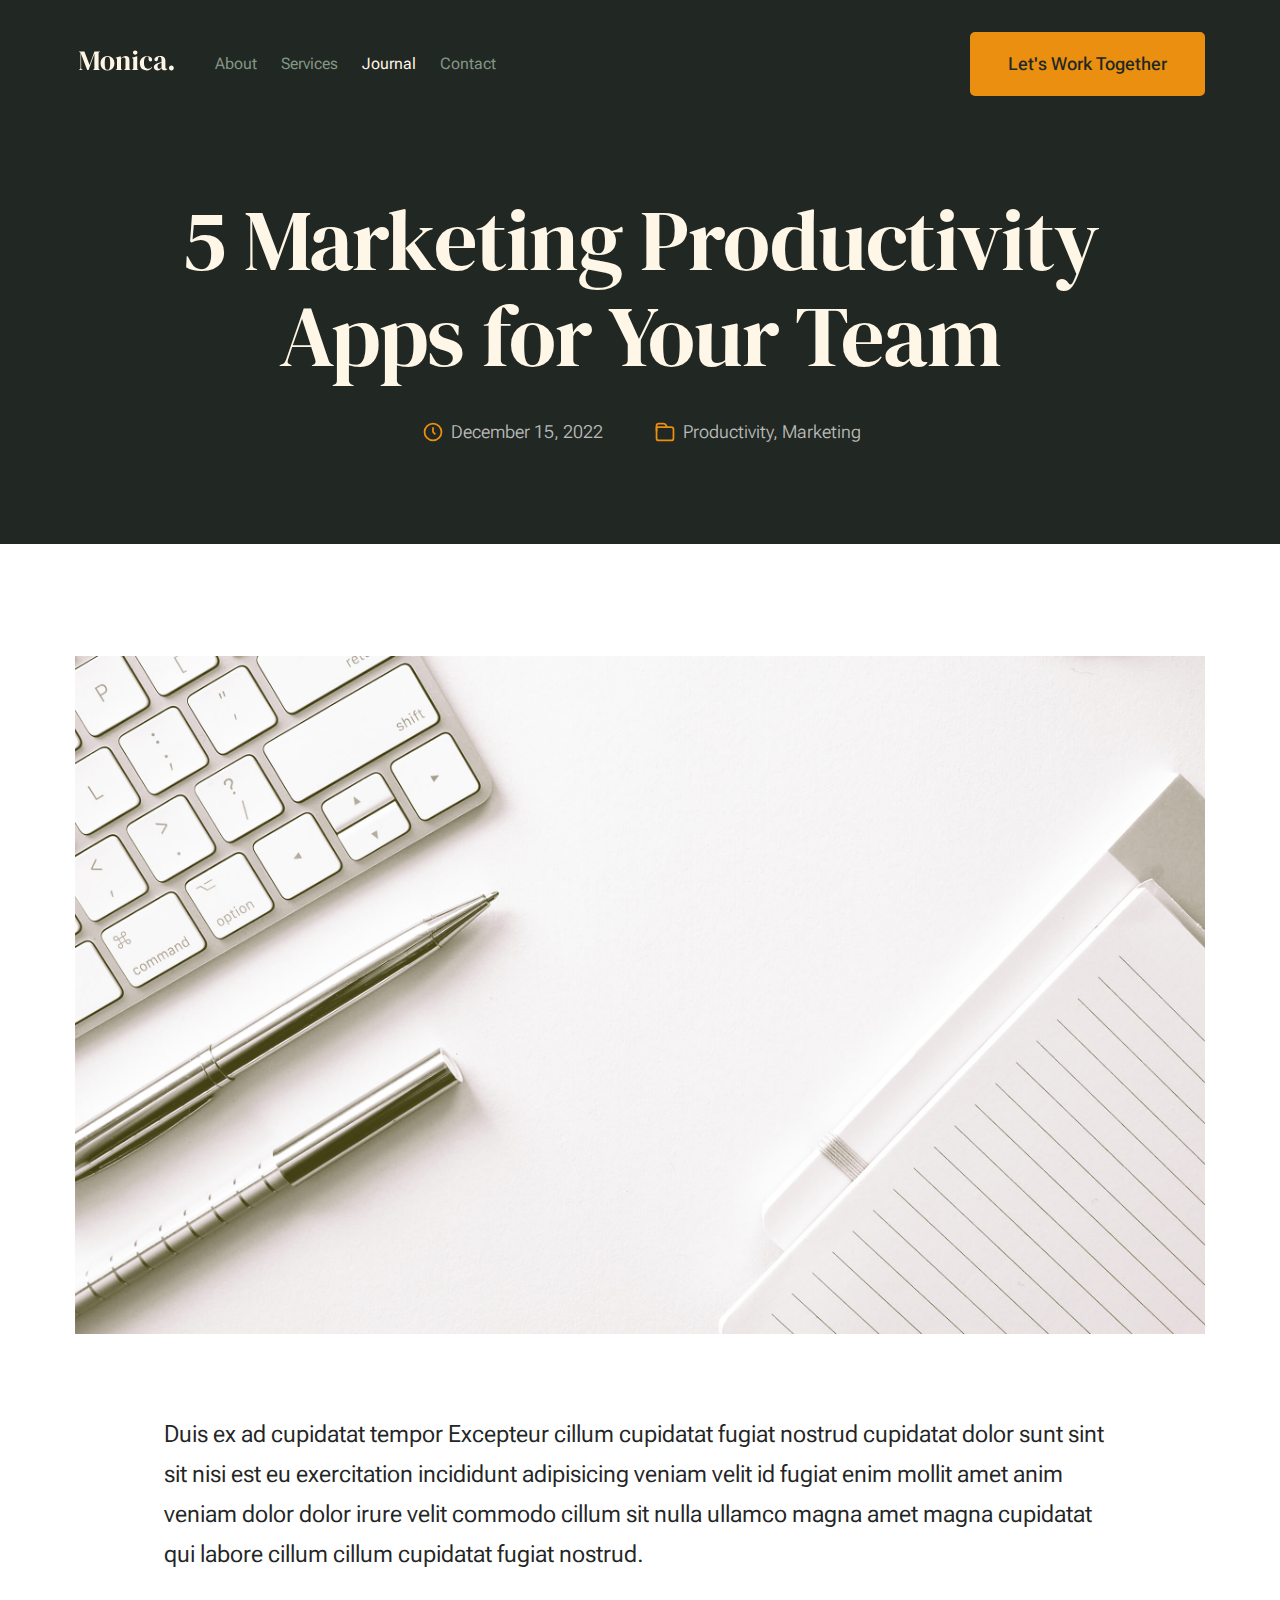
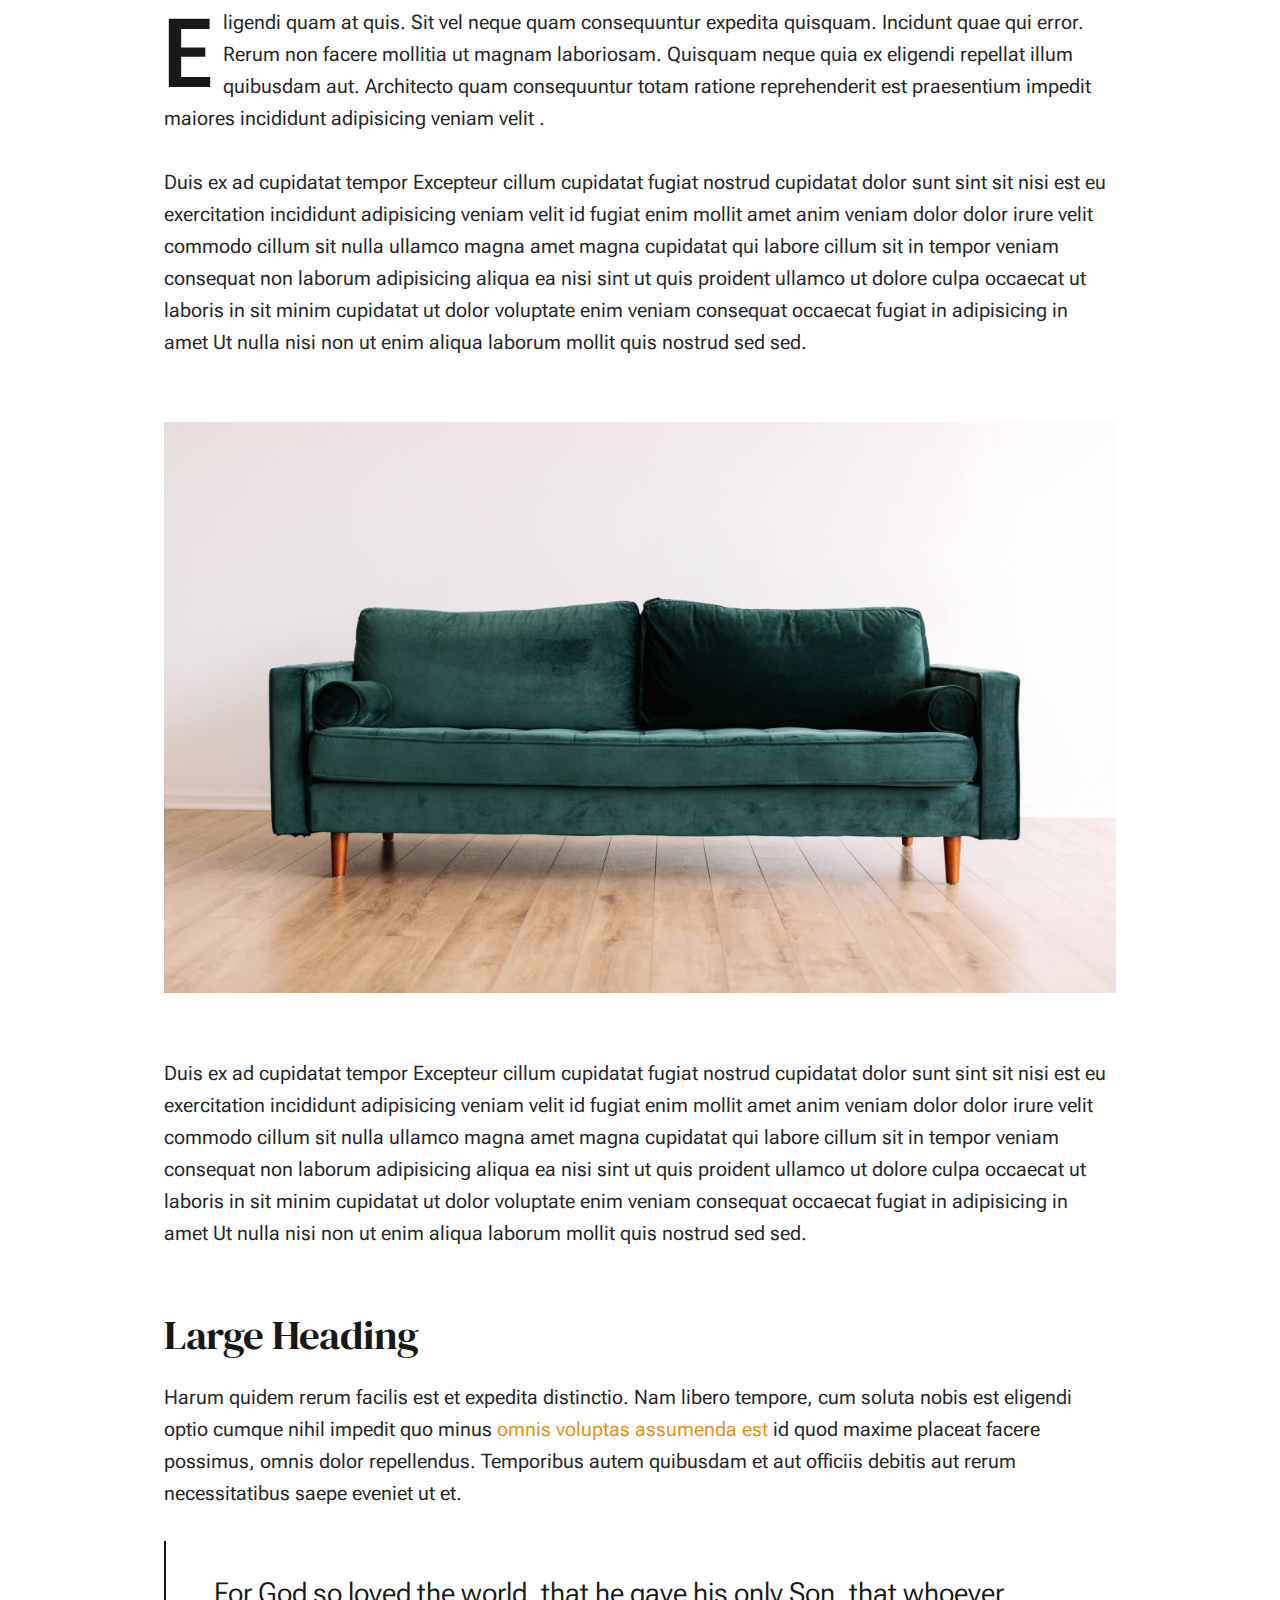
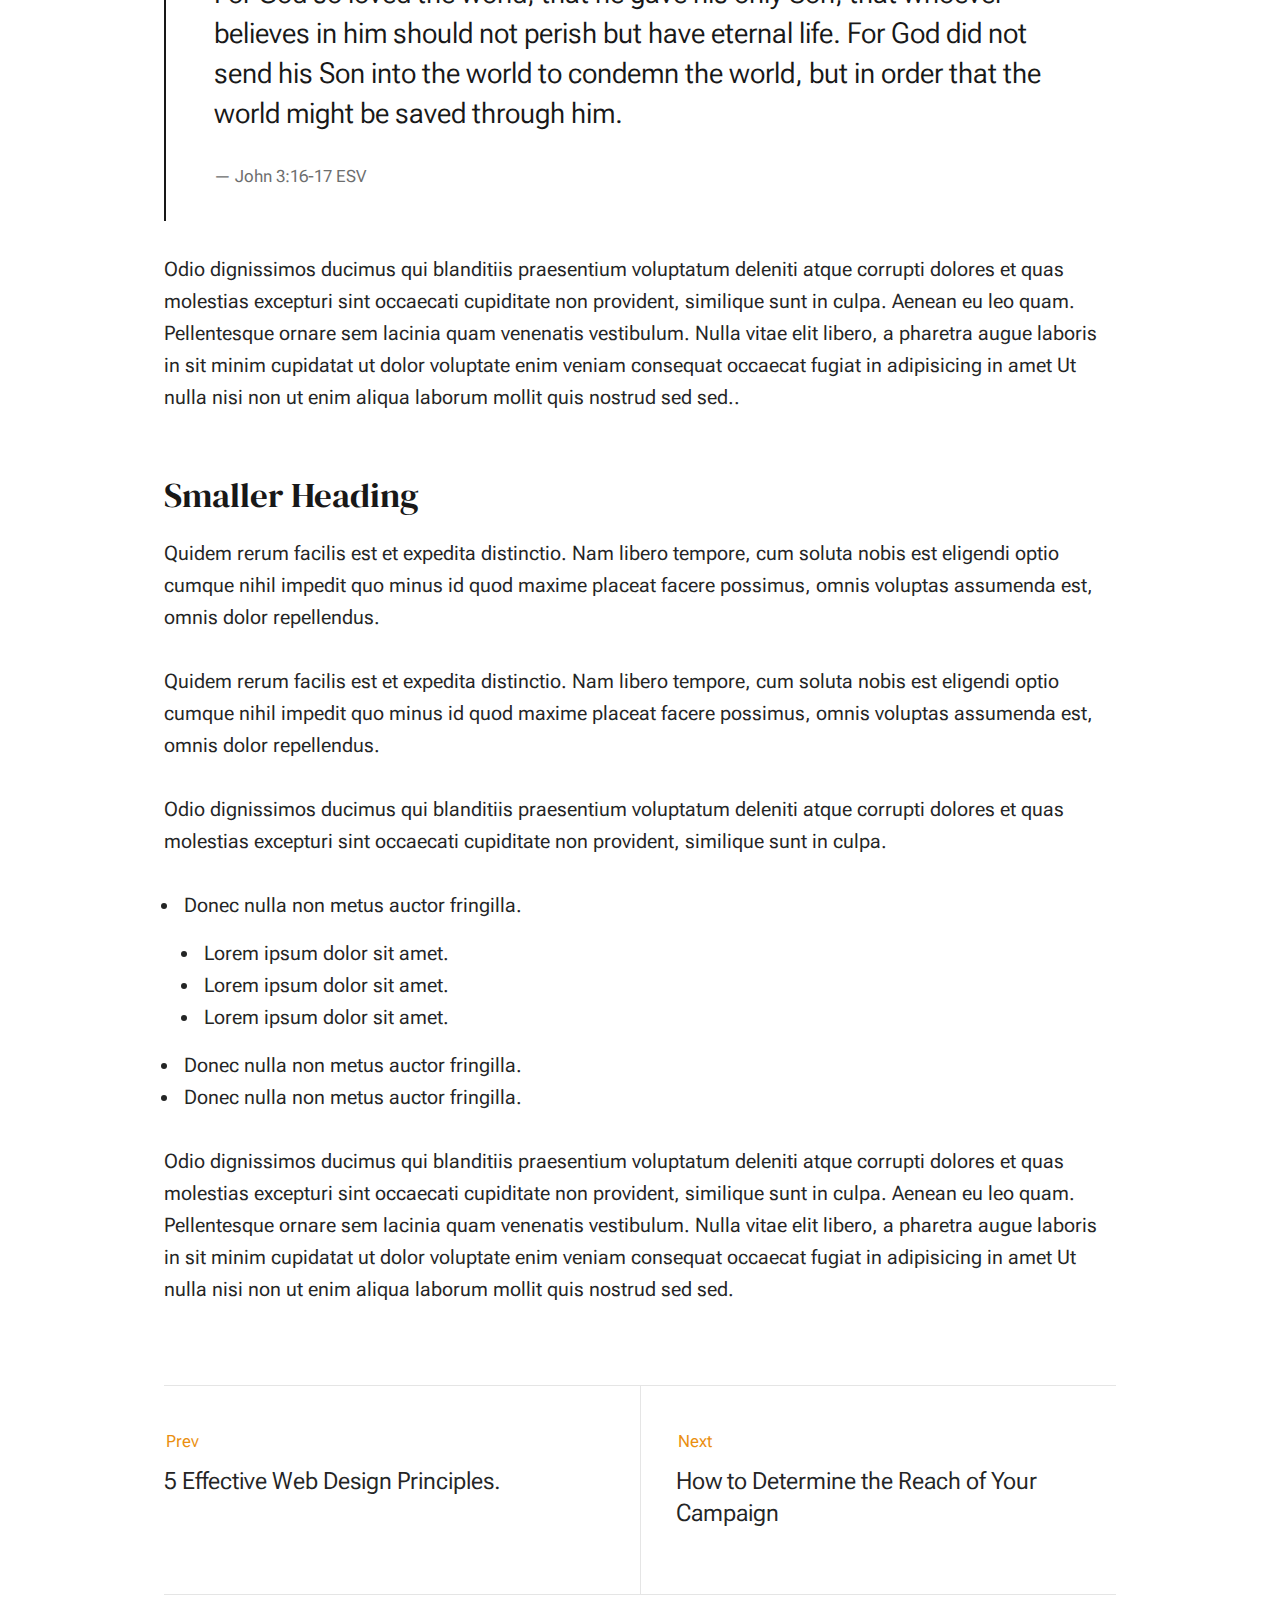
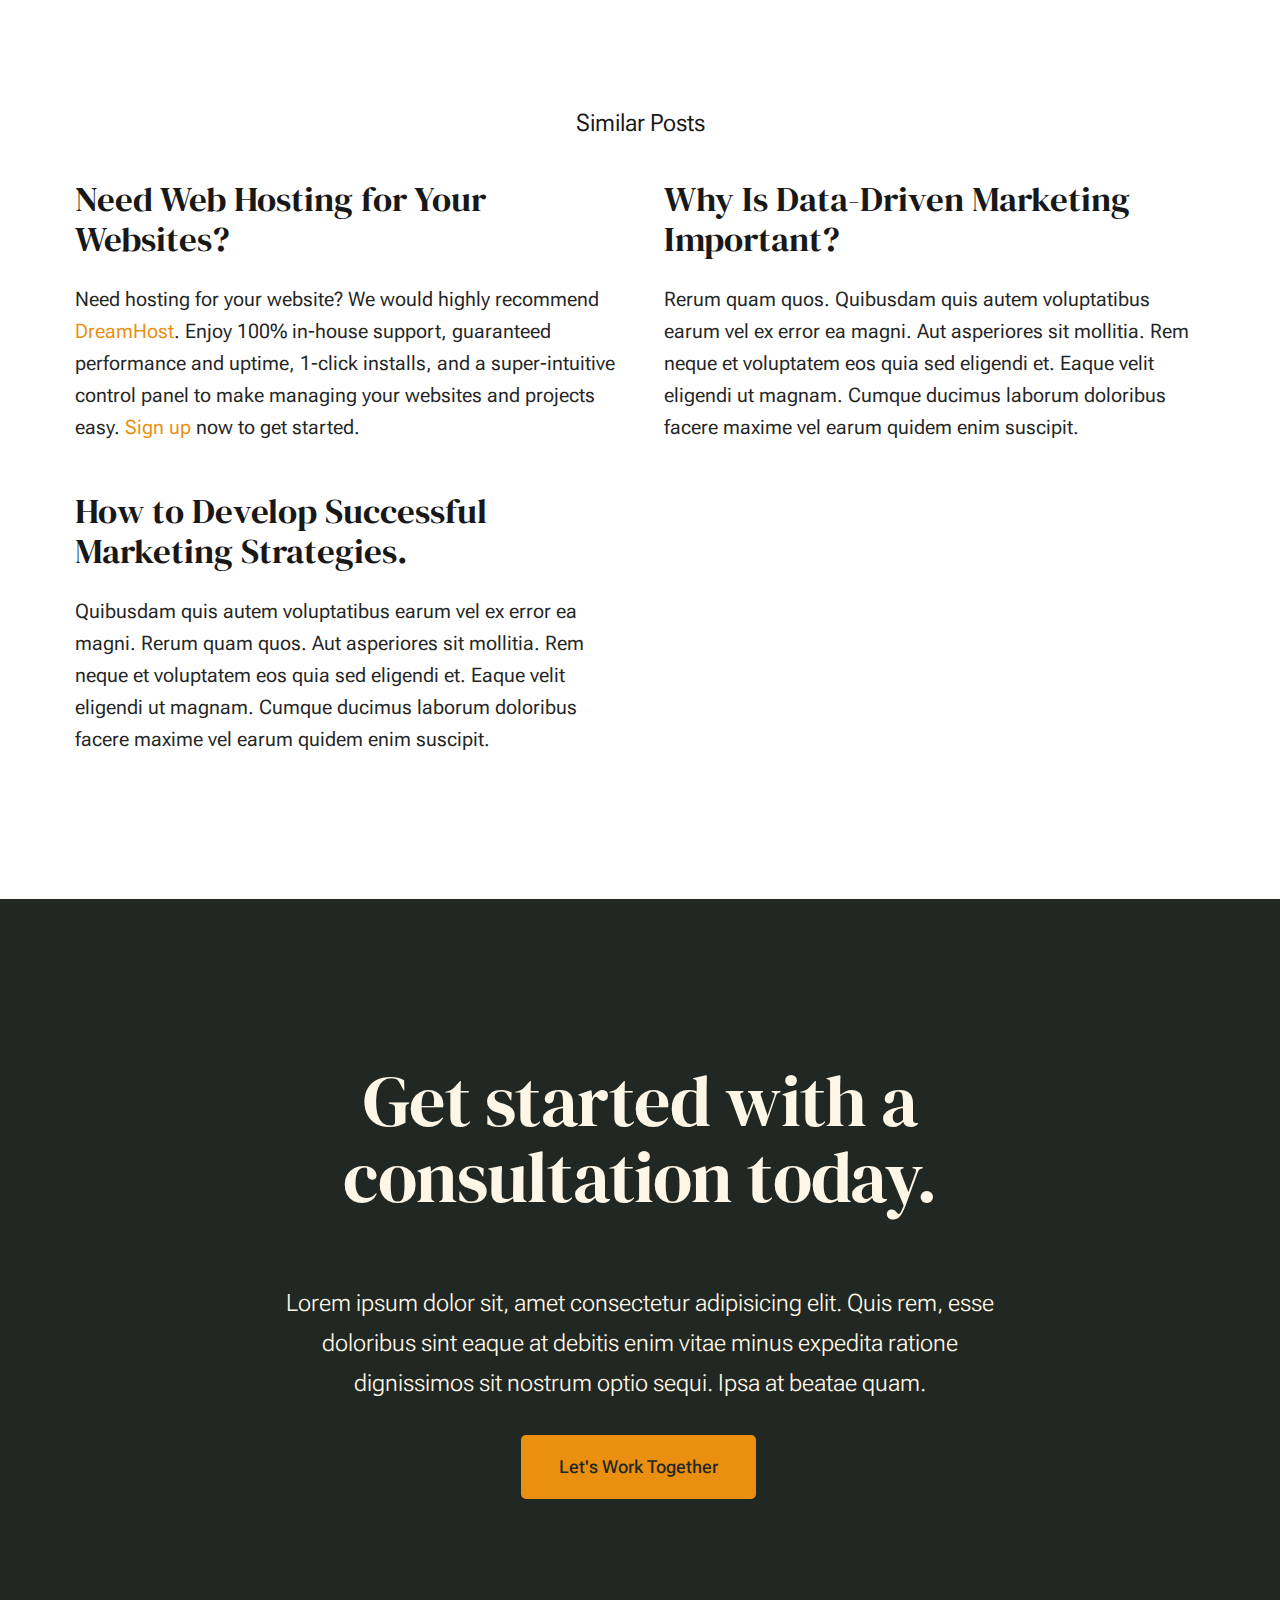
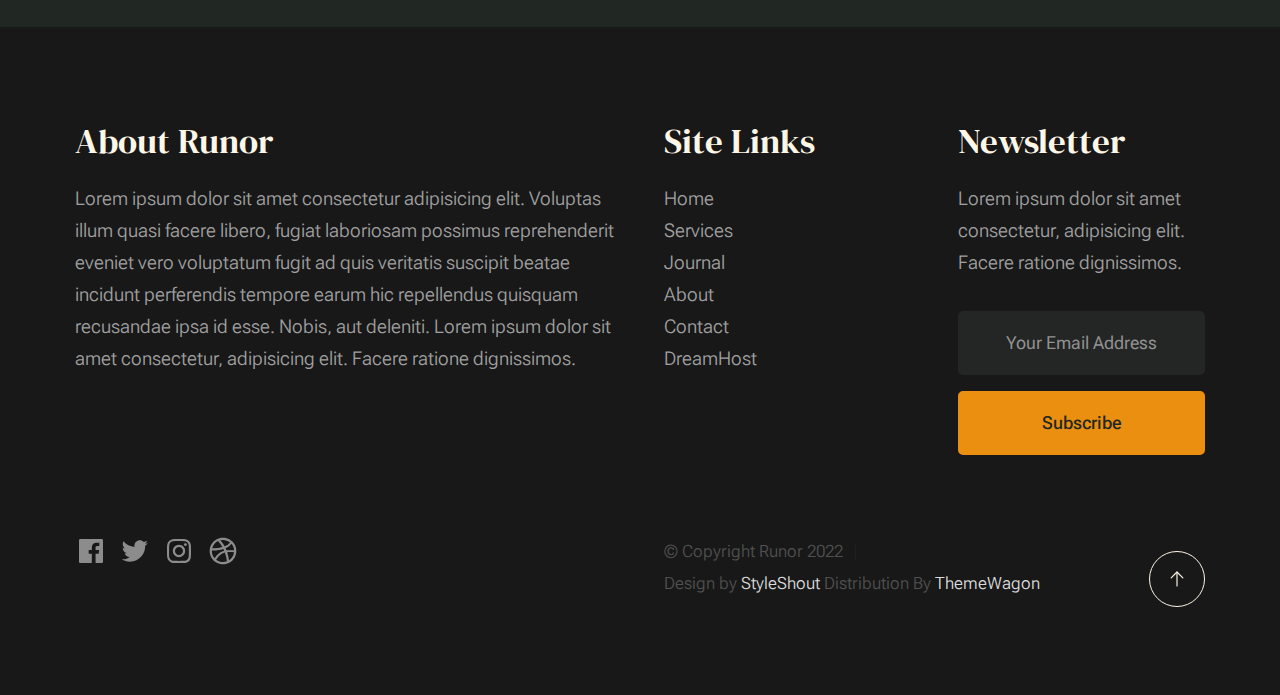
<file: single.html>
<!DOCTYPE html>
<html lang="en" class="no-js" >
<head>

    <!--- basic page needs
    ================================================== -->
    <meta charset="utf-8">
    <meta name="viewport" content="width=device-width, initial-scale=1">
    <title>Single - Runor</title>

    <script>
        document.documentElement.classList.remove('no-js');
        document.documentElement.classList.add('js');
    </script>

    <!-- CSS
    ================================================== -->
    <link rel="stylesheet" href="css/vendor.css">
    <link rel="stylesheet" href="css/styles.css">

    <!-- favicons
    ================================================== -->
    <link rel="apple-touch-icon" sizes="180x180" href="apple-touch-icon.png">
    <link rel="icon" type="image/png" sizes="32x32" href="favicon-32x32.png">
    <link rel="icon" type="image/png" sizes="16x16" href="favicon-16x16.png">
    <link rel="manifest" href="site.webmanifest">

</head>


<body id="top">


    <!-- preloader
    ================================================== -->
    <div id="preloader">
        <div id="loader" class="dots-fade">
            <div></div>
            <div></div>
            <div></div>
        </div>
    </div>


    <!-- page wrap
    ================================================== -->
    <div id="page" class="s-pagewrap">


        <!-- # site header 
        ================================================== -->
        <header class="s-header">

            <div class="row s-header__inner width-sixteen-col">

                <div class="s-header__block">
                    <div class="s-header__logo">
                        <a class="logo" href="index.html">
                            <img src="images/logo.svg" alt="Homepage">
                        </a>
                    </div>

                    <a class="s-header__menu-toggle" href="#0"><span>Menu</span></a>
                </div> <!-- end s-header__block -->

                <nav class="s-header__nav">    
                    <ul class="s-header__menu-links">
                        <li><a href="about.html">About</a></li>
                        <li><a href="services.html">Services</a></li>
                        <li class="current"><a href="blog.html">Journal</a></li>
                        <li><a href="contact.html">Contact</a></li>
                    </ul> <!-- s-header__menu-links -->

                    <div class="s-header__contact">
                        <a href="contact.html" class="btn btn--primary s-header__contact-btn">Let's Work Together</a>
                        
                    </div> <!-- s-header__contact -->    
                </nav> <!-- end s-header__nav -->

            </div> <!-- end s-header__inner -->

        </header> <!-- end s-header -->


        <!-- # site main content
        ================================================== -->
        <article id="content" class="s-content entry">

            <div class="s-pageheader entry__header">
                <div class="row">
                    <div class="column xl-12">

                        <h1 class="entry__title">
                            5 Marketing Productivity Apps for Your Team
                        </h1> <!-- end entry__title -->

                        <div class="entry__meta">
                            <div class="entry__meta-date">
                                <svg width="24" height="24" fill="none" viewBox="0 0 24 24">
                                    <circle cx="12" cy="12" r="7.25" stroke="currentColor" stroke-width="1.5"></circle>
                                    <path stroke="currentColor" stroke-width="1.5" d="M12 8V12L14 14"></path>
                                </svg>
                                December 15, 2022 
                            </div>
                            <div class="entry__meta-cat">
                                <svg width="24" height="24" fill="none" viewBox="0 0 24 24">
                                    <path stroke="currentColor" stroke-linecap="round" stroke-linejoin="round" stroke-width="1.5" d="M19.25 17.25V9.75C19.25 8.64543 18.3546 7.75 17.25 7.75H4.75V17.25C4.75 18.3546 5.64543 19.25 6.75 19.25H17.25C18.3546 19.25 19.25 18.3546 19.25 17.25Z"></path>
                                    <path stroke="currentColor" stroke-linecap="round" stroke-linejoin="round" stroke-width="1.5" d="M13.5 7.5L12.5685 5.7923C12.2181 5.14977 11.5446 4.75 10.8127 4.75H6.75C5.64543 4.75 4.75 5.64543 4.75 6.75V11"></path>
                                </svg>                                      
                                <span class="cat-links">
                                    <a href="blog.html">Productivity</a>
                                    <a href="blog.html">Marketing</a>
                                </span>
                            </div>
                        </div> <!-- end entry__meta -->

                    </div>
                </div>
            </div> <!-- end entry__header --> 

            <div class="s-pagecontent entry__content">

                <div class="row entry__media">
                    <div class="column xl-12">
                        <figure class="featured-image">
                            <img src="images/thumbs/single/standard-1200.jpg" 
                                 srcset="images/thumbs/single/standard-2400.jpg 2400w, 
                                         images/thumbs/single/standard-1200.jpg 1200w, 
                                         images/thumbs/single/standard-600.jpg 600w" sizes="(max-width: 2400px) 100vw, 2400px" alt="">
                        </figure>
                    </div>
                </div> <!-- end entry__media -->

                <div class="row entry__primary width-narrower">
                    <div class="column xl-12"> 

                            <p class="lead">
                            Duis ex ad cupidatat tempor Excepteur cillum cupidatat fugiat nostrud cupidatat dolor 
                            sunt sint sit nisi est eu exercitation incididunt adipisicing veniam velit id fugiat 
                            enim mollit amet anim veniam dolor dolor irure velit commodo cillum sit nulla ullamco 
                            magna amet magna cupidatat qui labore cillum cillum cupidatat fugiat nostrud. </p> 

                            <p class="drop-cap">
                            Eligendi quam at quis. Sit vel neque quam consequuntur expedita quisquam. Incidunt quae 
                            qui error. Rerum non facere mollitia ut magnam laboriosam. Quisquam neque quia ex eligendi 
                            repellat illum quibusdam aut. Architecto quam consequuntur totam ratione reprehenderit est 
                            praesentium impedit maiores incididunt adipisicing veniam velit .
                            </p>
    
                            <p>
                            Duis ex ad cupidatat tempor Excepteur cillum cupidatat fugiat nostrud cupidatat dolor 
                            sunt sint sit nisi est eu exercitation incididunt adipisicing veniam velit id fugiat 
                            enim mollit amet anim veniam dolor dolor irure velit commodo cillum sit nulla ullamco 
                            magna amet magna cupidatat qui labore cillum sit in tempor veniam consequat non laborum 
                            adipisicing aliqua ea nisi sint ut quis proident ullamco ut dolore culpa occaecat ut 
                            laboris in sit minim cupidatat ut dolor voluptate enim veniam consequat occaecat fugiat 
                            in adipisicing in amet Ut nulla nisi non ut enim aliqua laborum mollit quis nostrud sed sed.
                            </p>
            
                            <figure class="alignwide">
                                <img src="images/sample-1200.jpg" 
                                     srcset="images/sample-2400.jpg 2400w, 
                                             images/sample-1200.jpg 1200w, 
                                             images/sample-600.jpg 600w" sizes="(max-width: 2400px) 100vw, 2400px" alt="">
                            </figure>
    
                            <p>
                            Duis ex ad cupidatat tempor Excepteur cillum cupidatat fugiat nostrud cupidatat dolor 
                            sunt sint sit nisi est eu exercitation incididunt adipisicing veniam velit id fugiat 
                            enim mollit amet anim veniam dolor dolor irure velit commodo cillum sit nulla ullamco 
                            magna amet magna cupidatat qui labore cillum sit in tempor veniam consequat non laborum 
                            adipisicing aliqua ea nisi sint ut quis proident ullamco ut dolore culpa occaecat ut 
                            laboris in sit minim cupidatat ut dolor voluptate enim veniam consequat occaecat fugiat 
                            in adipisicing in amet Ut nulla nisi non ut enim aliqua laborum mollit quis nostrud sed sed.
                            </p>
    
                            <h2>Large Heading</h2>
        
                            <p>
                            Harum quidem rerum facilis est et expedita distinctio. Nam libero tempore, cum soluta 
                            nobis est eligendi optio cumque nihil impedit quo minus <a href="http://#">omnis voluptas assumenda est</a> 
                            id quod maxime placeat facere possimus, omnis dolor repellendus. Temporibus autem quibusdam et 
                            aut officiis debitis aut rerum necessitatibus saepe eveniet ut et.</p>
    
                            <blockquote>
                                <p>
                                For God so loved the world, that he gave his only Son, that whoever believes in 
                                him should not perish but have eternal life. For God did not send his Son into 
                                the world to condemn the world, but in order that the world might be 
                                saved through him.
                                </p>
                                <cite>John 3:16-17 ESV</cite>
                            </blockquote>
    
                            <p>
                            Odio dignissimos ducimus qui blanditiis praesentium voluptatum deleniti atque corrupti dolores 
                            et quas molestias excepturi sint occaecati cupiditate non provident, similique sunt in culpa. 
                            Aenean eu leo quam. Pellentesque ornare sem lacinia quam venenatis vestibulum. Nulla vitae elit 
                            libero, a pharetra augue laboris in sit minim cupidatat ut dolor voluptate enim veniam consequat 
                            occaecat fugiat in adipisicing in amet Ut nulla nisi non ut enim aliqua laborum mollit quis nostrud sed sed..</p>
    
                            <h3>Smaller Heading</h3>
    
                            <p>
                            Quidem rerum facilis est et expedita distinctio. Nam libero tempore, cum soluta nobis est 
                            eligendi optio cumque nihil impedit quo minus id quod maxime placeat facere possimus, omnis voluptas 
                            assumenda est, omnis dolor repellendus.
                            </p>
    
                            <p>
                            Quidem rerum facilis est et expedita distinctio. Nam libero tempore, cum soluta nobis est 
                            eligendi optio cumque nihil impedit quo minus id quod maxime placeat facere possimus, omnis voluptas 
                            assumenda est, omnis dolor repellendus.
                            </p>
                                    
                            <p>
                            Odio dignissimos ducimus qui blanditiis praesentium voluptatum deleniti atque corrupti dolores et 
                            quas molestias excepturi sint occaecati cupiditate non provident, similique sunt in culpa.</p>
    
                            <ul>
                                <li>Donec nulla non metus auctor fringilla.
                                    <ul>
                                        <li>Lorem ipsum dolor sit amet.</li>
                                        <li>Lorem ipsum dolor sit amet.</li>
                                        <li>Lorem ipsum dolor sit amet.</li>
                                    </ul>
                                </li>
                                <li>Donec nulla non metus auctor fringilla.</li>
                                <li>Donec nulla non metus auctor fringilla.</li>
                            </ul>
    
                            <p>
                            Odio dignissimos ducimus qui blanditiis praesentium voluptatum deleniti atque corrupti dolores et quas 
                            molestias excepturi sint occaecati cupiditate non provident, similique sunt in culpa. Aenean eu leo quam. 
                            Pellentesque ornare sem lacinia quam venenatis vestibulum. Nulla vitae elit libero, a pharetra augue 
                            laboris in sit minim cupidatat ut dolor voluptate enim veniam consequat occaecat fugiat in adipisicing 
                            in amet Ut nulla nisi non ut enim aliqua laborum mollit quis nostrud sed sed.
                            </p>        

                            <div class="post-nav">
                                <div class="post-nav__prev">
                                    <a href="single-standard.html" rel="prev">
                                        <span>Prev</span>
                                        5 Effective Web Design Principles. 
                                    </a>
                                </div>
                                <div class="post-nav__next">
                                    <a href="single-standard.html" rel="next">
                                        <span>Next</span>
                                        How to Determine the Reach of Your Campaign
                                    </a>
                                </div>
                            </div> <!-- end post-nav -->                                                   
                   
                    </div> <!-- end column-->
                </div> <!-- end entry__primary -->    
                
                <div class="row related-posts">
                    <div class="column xl-12">

                        <h4 class="text-center">Similar Posts</h4>

                        <div class="grid-list-items">
                
                            <div class="grid-list-items__item blog-card">
                                <div class="blog-card__header">
                                    <h3 class="blog-card__title"><a href="https://www.dreamhost.com/r.cgi?287326">Need Web Hosting for Your Websites?</a></h3>
                                </div>
                                <div class="blog-card__text">
                                    <p>
                                    Need hosting for your website? We would highly recommend <a href="https://www.dreamhost.com/r.cgi?287326">DreamHost</a>.
                                    Enjoy 100% in-house support, guaranteed performance and uptime, 1-click installs, and a super-intuitive control 
                                    panel to make managing your websites and projects easy. <a href="https://www.dreamhost.com/r.cgi?287326">Sign up</a> now to get started.
                                    </p>
                                </div>
                            </div> <!-- end blog-card -->
                            <div class="grid-list-items__item blog-card">
                                <div class="blog-card__header">
                                    <h3 class="blog-card__title"><a href="single.html">Why Is Data-Driven Marketing Important?</a></h3>
                                </div>
                                <div class="blog-card__text">
                                    <p>
                                    Rerum quam quos. Quibusdam quis autem voluptatibus earum vel ex error ea magni. Aut asperiores 
                                    sit mollitia. Rem neque et voluptatem eos quia sed eligendi et. Eaque velit eligendi ut 
                                    magnam. Cumque ducimus laborum doloribus facere maxime vel earum quidem enim suscipit.
                                    </p>
                                </div>
                            </div> <!-- end blog-card -->
                            <div class="grid-list-items__item blog-card">
                                <div class="blog-card__header">
                                    <h3 class="blog-card__title"><a href="single.html">How to Develop Successful Marketing Strategies.</a></h3>
                                </div>
                                <div class="blog-card__text">
                                    <p>
                                    Quibusdam quis autem voluptatibus earum vel ex error ea magni. Rerum quam quos. Aut asperiores 
                                    sit mollitia. Rem neque et voluptatem eos quia sed eligendi et. Eaque velit eligendi ut 
                                    magnam. Cumque ducimus laborum doloribus facere maxime vel earum quidem enim suscipit.
                                    </p>
                                </div>
                            </div> <!-- end blog card -->
                        
                        </div> <!-- end grid-list-items -->
                          
                    </div> <!-- end column -->
                </div> <!-- end related-posts --> 

            </div> <!-- end entry__content -->

        </article> <!-- s-content entry-->
        

        <!-- # cta
        ================================================== -->
        <section id="cta" class="s-cta">

            <div class="row row-x-center text-center">
                <div class="column xl-8 lg-12">

                    <div class="s-cta__content">
                        <h2 class="text-display-title">
                        Get started with a consultation today.
                        </h2>
                        <p class="lead">
                        Lorem ipsum dolor sit, amet consectetur adipisicing elit. Quis rem, esse doloribus sint eaque at debitis enim vitae minus expedita ratione dignissimos sit nostrum optio sequi. Ipsa at beatae quam.
                        </p>
                        <a href="contact.html" class="btn btn--primary">Let's Work Together</a>
                    </div>

                </div>
            </div>

        </section> <!-- end s-cta -->


        <!-- # footer 
        ================================================== -->
        <footer class="s-footer">
            <div class="row s-footer__content">
                <div class="column xl-6 lg-6 md-12 s-footer__block s-footer__about">                    
                    <h3>About Runor</h3>
                    <p>
                    Lorem ipsum dolor sit amet consectetur adipisicing elit. Voluptas illum quasi facere libero, 
                    fugiat laboriosam possimus reprehenderit eveniet vero voluptatum fugit ad quis veritatis suscipit beatae 
                    incidunt perferendis tempore earum hic repellendus quisquam recusandae ipsa id esse. Nobis, aut deleniti.
                    Lorem ipsum dolor sit amet consectetur, adipisicing elit. Facere ratione dignissimos.
                    </p>               
                </div>                
                <div class="column xl-3 lg-6 md-12 s-footer__block s-footer__site-links">
                    <h3>Site Links</h3>
                    <ul class="link-list">
                        <li><a href="index.html">Home</a></li>
                        <li><a href="services.html">Services</a></li>
                        <li><a href="blog.html">Journal</a></li>
                        <li><a href="about.html">About</a></li>
                        <li><a href="contact.html">Contact</a></li>
                        <li><a href="https://www.dreamhost.com/r.cgi?287326">DreamHost</a></li>
                    </ul>
                </div>
                <div class="column xl-3 lg-6 md-12 tab-12 s-footer__block s-footer__newsletter">
                    <h3>Newsletter</h3>

                    <p>
                    Lorem ipsum dolor sit amet consectetur, adipisicing elit. Facere ratione dignissimos.
                    </p>

                    <div class="subscribe-form">
                        <form id="mc-form" class="mc-form">
                            <input type="email" name="EMAIL" id="mce-EMAIL" class="u-fullwidth text-center" placeholder="Your Email Address" title="The domain portion of the email address is invalid (the portion after the @)." pattern="^([^\x00-\x20\x22\x28\x29\x2c\x2e\x3a-\x3c\x3e\x40\x5b-\x5d\x7f-\xff]+|\x22([^\x0d\x22\x5c\x80-\xff]|\x5c[\x00-\x7f])*\x22)(\x2e([^\x00-\x20\x22\x28\x29\x2c\x2e\x3a-\x3c\x3e\x40\x5b-\x5d\x7f-\xff]+|\x22([^\x0d\x22\x5c\x80-\xff]|\x5c[\x00-\x7f])*\x22))*\x40([^\x00-\x20\x22\x28\x29\x2c\x2e\x3a-\x3c\x3e\x40\x5b-\x5d\x7f-\xff]+|\x5b([^\x0d\x5b-\x5d\x80-\xff]|\x5c[\x00-\x7f])*\x5d)(\x2e([^\x00-\x20\x22\x28\x29\x2c\x2e\x3a-\x3c\x3e\x40\x5b-\x5d\x7f-\xff]+|\x5b([^\x0d\x5b-\x5d\x80-\xff]|\x5c[\x00-\x7f])*\x5d))*(\.\w{2,})+$" required>
                            <input type="submit" name="subscribe" value="Subscribe" class="btn btn--primary btn--small u-fullwidth">
                            <!-- <div style="position: absolute; left: -5000px;" aria-hidden="true"><input type="text" name="b_cdb7b577e41181934ed6a6a44_9a91cfe7b3" tabindex="-1" value=""></div> -->
                            <div class="mc-status"></div>
                        </form>
                    </div>
                </div>
            </div>    
            
            <div class="row s-footer__bottom">
                <div class="column xl-6 lg-12">
                    <ul class="s-footer__social social-list">
                        <li>
                            <a href="#0">
                                <svg xmlns="http://www.w3.org/2000/svg" width="24" height="24" viewBox="0 0 24 24" style="fill:rgba(0, 0, 0, 1);transform:;-ms-filter:"><path d="M20,3H4C3.447,3,3,3.448,3,4v16c0,0.552,0.447,1,1,1h8.615v-6.96h-2.338v-2.725h2.338v-2c0-2.325,1.42-3.592,3.5-3.592 c0.699-0.002,1.399,0.034,2.095,0.107v2.42h-1.435c-1.128,0-1.348,0.538-1.348,1.325v1.735h2.697l-0.35,2.725h-2.348V21H20 c0.553,0,1-0.448,1-1V4C21,3.448,20.553,3,20,3z"></path></svg>
                                <span class="u-screen-reader-text">Facebook</span>
                            </a>
                        </li>
                        <li>
                            <a href="#0">
                                <svg xmlns="http://www.w3.org/2000/svg" width="24" height="24" viewBox="0 0 24 24" style="fill:rgba(0, 0, 0, 1);transform:;-ms-filter:"><path d="M19.633,7.997c0.013,0.175,0.013,0.349,0.013,0.523c0,5.325-4.053,11.461-11.46,11.461c-2.282,0-4.402-0.661-6.186-1.809 c0.324,0.037,0.636,0.05,0.973,0.05c1.883,0,3.616-0.636,5.001-1.721c-1.771-0.037-3.255-1.197-3.767-2.793 c0.249,0.037,0.499,0.062,0.761,0.062c0.361,0,0.724-0.05,1.061-0.137c-1.847-0.374-3.23-1.995-3.23-3.953v-0.05 c0.537,0.299,1.16,0.486,1.82,0.511C3.534,9.419,2.823,8.184,2.823,6.787c0-0.748,0.199-1.434,0.548-2.032 c1.983,2.443,4.964,4.04,8.306,4.215c-0.062-0.3-0.1-0.611-0.1-0.923c0-2.22,1.796-4.028,4.028-4.028 c1.16,0,2.207,0.486,2.943,1.272c0.91-0.175,1.782-0.512,2.556-0.973c-0.299,0.935-0.936,1.721-1.771,2.22 c0.811-0.088,1.597-0.312,2.319-0.624C21.104,6.712,20.419,7.423,19.633,7.997z"></path></svg>
                                <span class="u-screen-reader-text">Twitter</span>
                            </a>
                        </li>
                        <li>
                            <a href="#0">
                                <svg xmlns="http://www.w3.org/2000/svg" width="24" height="24" viewBox="0 0 24 24" style="fill:rgba(0, 0, 0, 1);transform:;-ms-filter:"><path d="M11.999,7.377c-2.554,0-4.623,2.07-4.623,4.623c0,2.554,2.069,4.624,4.623,4.624c2.552,0,4.623-2.07,4.623-4.624 C16.622,9.447,14.551,7.377,11.999,7.377L11.999,7.377z M11.999,15.004c-1.659,0-3.004-1.345-3.004-3.003 c0-1.659,1.345-3.003,3.004-3.003s3.002,1.344,3.002,3.003C15.001,13.659,13.658,15.004,11.999,15.004L11.999,15.004z"></path><circle cx="16.806" cy="7.207" r="1.078"></circle><path d="M20.533,6.111c-0.469-1.209-1.424-2.165-2.633-2.632c-0.699-0.263-1.438-0.404-2.186-0.42 c-0.963-0.042-1.268-0.054-3.71-0.054s-2.755,0-3.71,0.054C7.548,3.074,6.809,3.215,6.11,3.479C4.9,3.946,3.945,4.902,3.477,6.111 c-0.263,0.7-0.404,1.438-0.419,2.186c-0.043,0.962-0.056,1.267-0.056,3.71c0,2.442,0,2.753,0.056,3.71 c0.015,0.748,0.156,1.486,0.419,2.187c0.469,1.208,1.424,2.164,2.634,2.632c0.696,0.272,1.435,0.426,2.185,0.45 c0.963,0.042,1.268,0.055,3.71,0.055s2.755,0,3.71-0.055c0.747-0.015,1.486-0.157,2.186-0.419c1.209-0.469,2.164-1.424,2.633-2.633 c0.263-0.7,0.404-1.438,0.419-2.186c0.043-0.962,0.056-1.267,0.056-3.71s0-2.753-0.056-3.71C20.941,7.57,20.801,6.819,20.533,6.111z M19.315,15.643c-0.007,0.576-0.111,1.147-0.311,1.688c-0.305,0.787-0.926,1.409-1.712,1.711c-0.535,0.199-1.099,0.303-1.67,0.311 c-0.95,0.044-1.218,0.055-3.654,0.055c-2.438,0-2.687,0-3.655-0.055c-0.569-0.007-1.135-0.112-1.669-0.311 c-0.789-0.301-1.414-0.923-1.719-1.711c-0.196-0.534-0.302-1.099-0.311-1.669c-0.043-0.95-0.053-1.218-0.053-3.654 c0-2.437,0-2.686,0.053-3.655c0.007-0.576,0.111-1.146,0.311-1.687c0.305-0.789,0.93-1.41,1.719-1.712 c0.534-0.198,1.1-0.303,1.669-0.311c0.951-0.043,1.218-0.055,3.655-0.055c2.437,0,2.687,0,3.654,0.055 c0.571,0.007,1.135,0.112,1.67,0.311c0.786,0.303,1.407,0.925,1.712,1.712c0.196,0.534,0.302,1.099,0.311,1.669 c0.043,0.951,0.054,1.218,0.054,3.655c0,2.436,0,2.698-0.043,3.654H19.315z"></path></svg>
                                <span class="u-screen-reader-text">Instagram</span>
                            </a>
                        </li>
                        <li>
                            <a href="#0">
                                <svg xmlns="http://www.w3.org/2000/svg" width="24" height="24" viewBox="0 0 24 24" style="fill: rgba(0, 0, 0, 1);transform: ;msFilter:;"><path d="M20.66 6.98a9.932 9.932 0 0 0-3.641-3.64C15.486 2.447 13.813 2 12 2s-3.486.447-5.02 1.34c-1.533.893-2.747 2.107-3.64 3.64S2 10.187 2 12s.446 3.487 1.34 5.02a9.924 9.924 0 0 0 3.641 3.64C8.514 21.553 10.187 22 12 22s3.486-.447 5.02-1.34a9.932 9.932 0 0 0 3.641-3.64C21.554 15.487 22 13.813 22 12s-.446-3.487-1.34-5.02zM12 3.66c2 0 3.772.64 5.32 1.919-.92 1.174-2.286 2.14-4.1 2.9-1.002-1.813-2.088-3.327-3.261-4.54A7.715 7.715 0 0 1 12 3.66zM5.51 6.8a8.116 8.116 0 0 1 2.711-2.22c1.212 1.201 2.325 2.7 3.34 4.5-2 .6-4.114.9-6.341.9-.573 0-1.006-.013-1.3-.04A8.549 8.549 0 0 1 5.51 6.8zM3.66 12c0-.054.003-.12.01-.2.007-.08.01-.146.01-.2.254.014.641.02 1.161.02 2.666 0 5.146-.367 7.439-1.1.187.373.381.793.58 1.26-1.32.293-2.674 1.006-4.061 2.14S6.4 16.247 5.76 17.5c-1.4-1.587-2.1-3.42-2.1-5.5zM12 20.34c-1.894 0-3.594-.587-5.101-1.759.601-1.187 1.524-2.322 2.771-3.401 1.246-1.08 2.483-1.753 3.71-2.02a29.441 29.441 0 0 1 1.56 6.62 8.166 8.166 0 0 1-2.94.56zm7.08-3.96a8.351 8.351 0 0 1-2.58 2.621c-.24-2.08-.7-4.107-1.379-6.081.932-.066 1.765-.1 2.5-.1.799 0 1.686.034 2.659.1a8.098 8.098 0 0 1-1.2 3.46zm-1.24-5c-1.16 0-2.233.047-3.22.14a27.053 27.053 0 0 0-.68-1.62c2.066-.906 3.532-2.006 4.399-3.3 1.2 1.414 1.854 3.027 1.96 4.84-.812-.04-1.632-.06-2.459-.06z"></path></svg>
                                <span class="u-screen-reader-text">Dribbble</span>
                            </a>
                        </li>
                    </ul> <!-- end s-footer__social -->
                </div>
                <div class="column xl-6 lg-12">
                    <p class="ss-copyright">
                        <span>© Copyright Runor 2022</span> 
                        <span>Design by <a href="https://www.styleshout.com/">StyleShout</a> Distribution By <a href="https://themewagon.com">ThemeWagon</a></span>
                    </p>
                </div>

                <div class="ss-go-top">
                    <a class="smoothscroll" title="Back to Top" href="#top">
                        <svg xmlns="http://www.w3.org/2000/svg" viewBox="0 0 24 24" width="36" height="36" fill="none" stroke="#ffffff" stroke-width="1" stroke-linecap="round" stroke-linejoin="round">&lt;!--!  Atomicons Free 1.00 by @atisalab License - https://atomicons.com/license/ (Icons: CC BY 4.0) Copyright 2021 Atomicons --&gt;<polyline points="17 11 12 6 7 11"></polyline><line x1="12" y1="18" x2="12" y2="6"></line></svg>
                    </a>
                </div> <!-- end ss-go-top -->
            </div>
            
        </footer> <!-- end s-footer -->

    </div> <!-- end page-wrap -->

    <!-- Java Script
    ================================================== -->
    <script src="js/plugins.js"></script>
    <script src="js/main.js"></script>

</body>
</html>
</file>
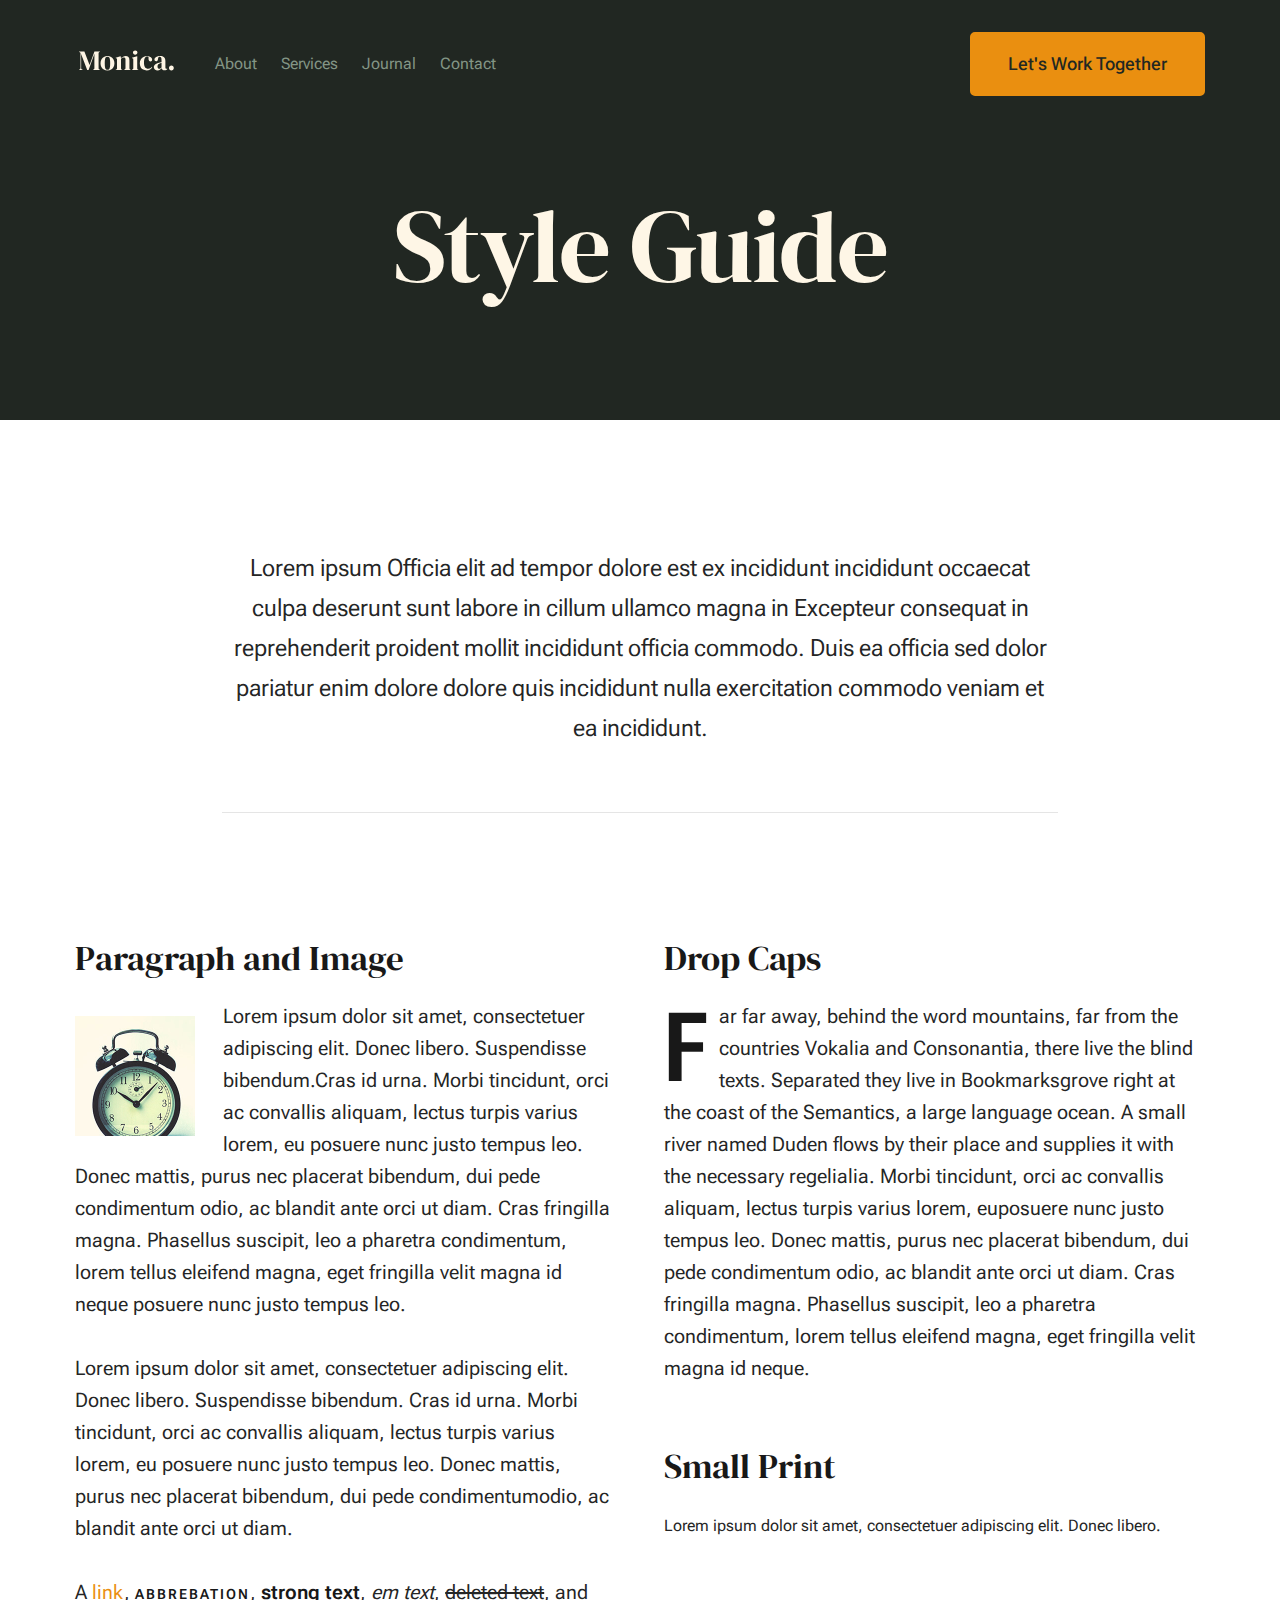
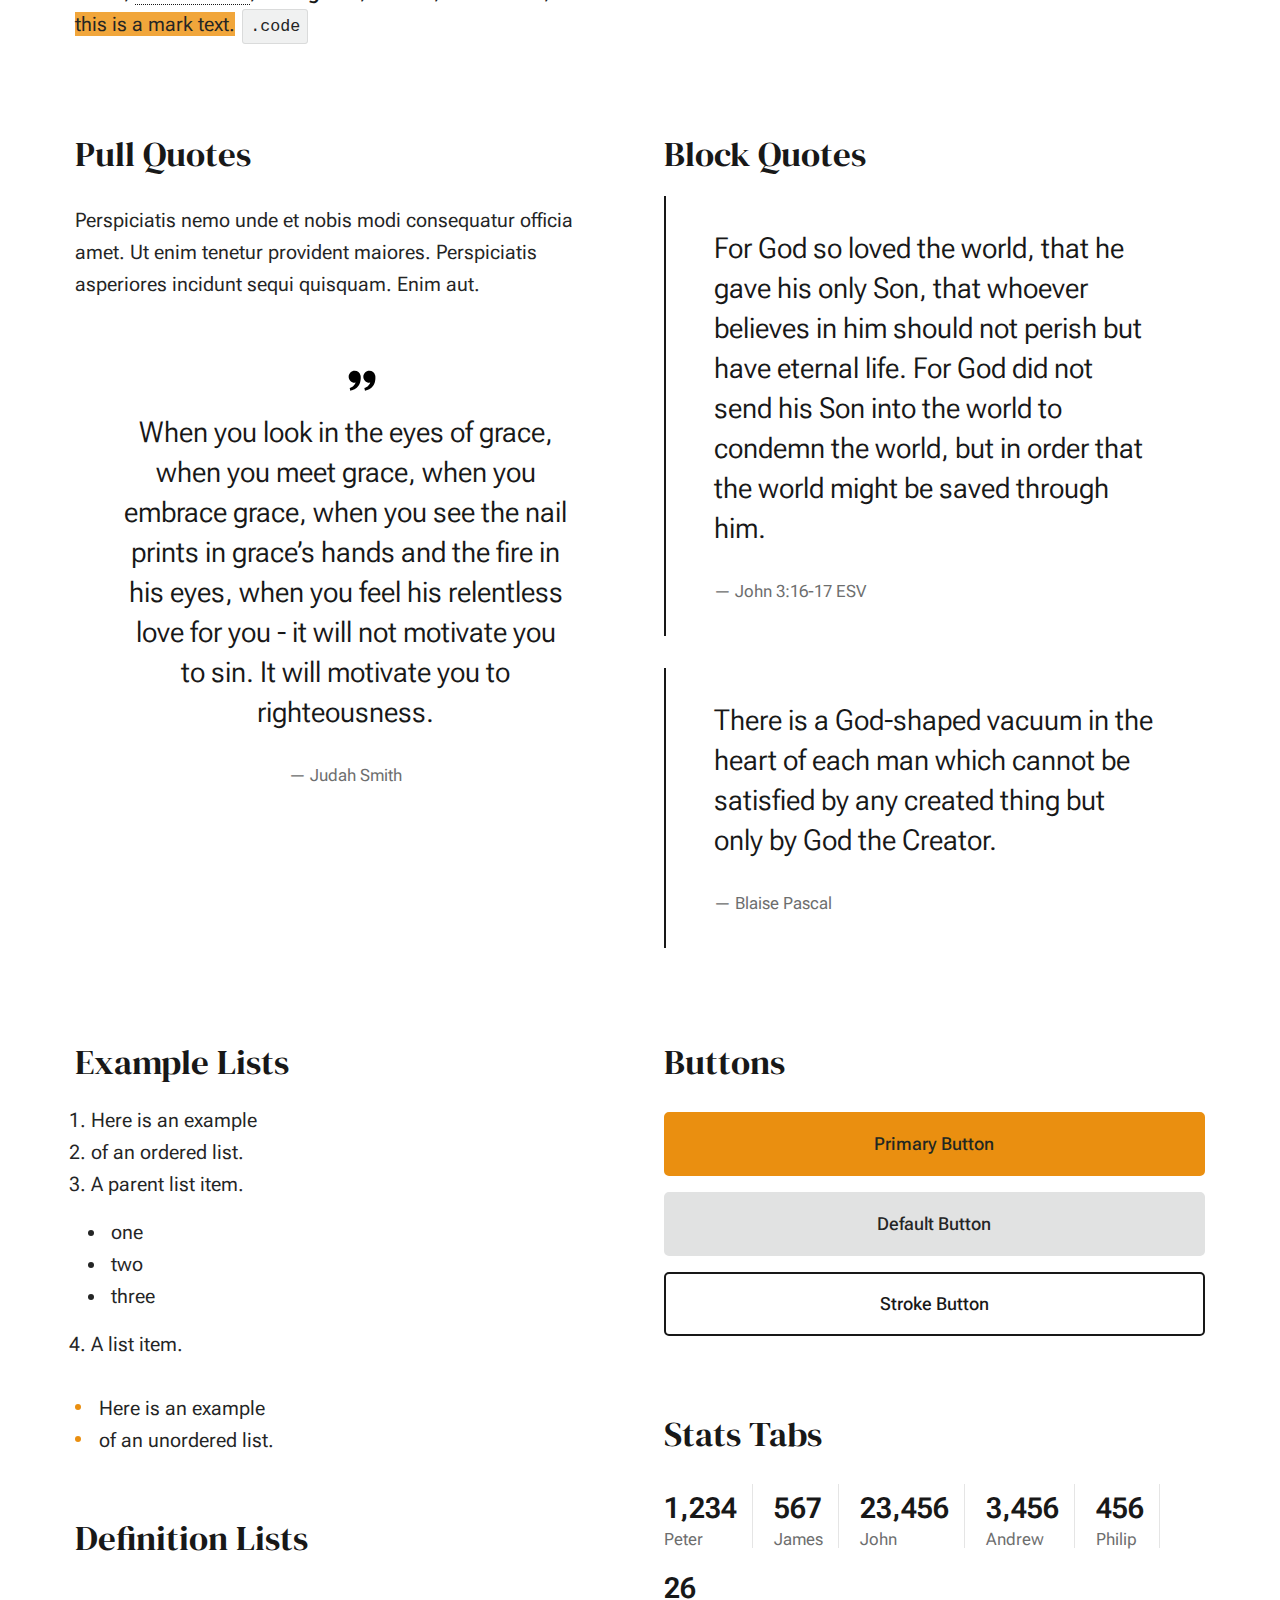
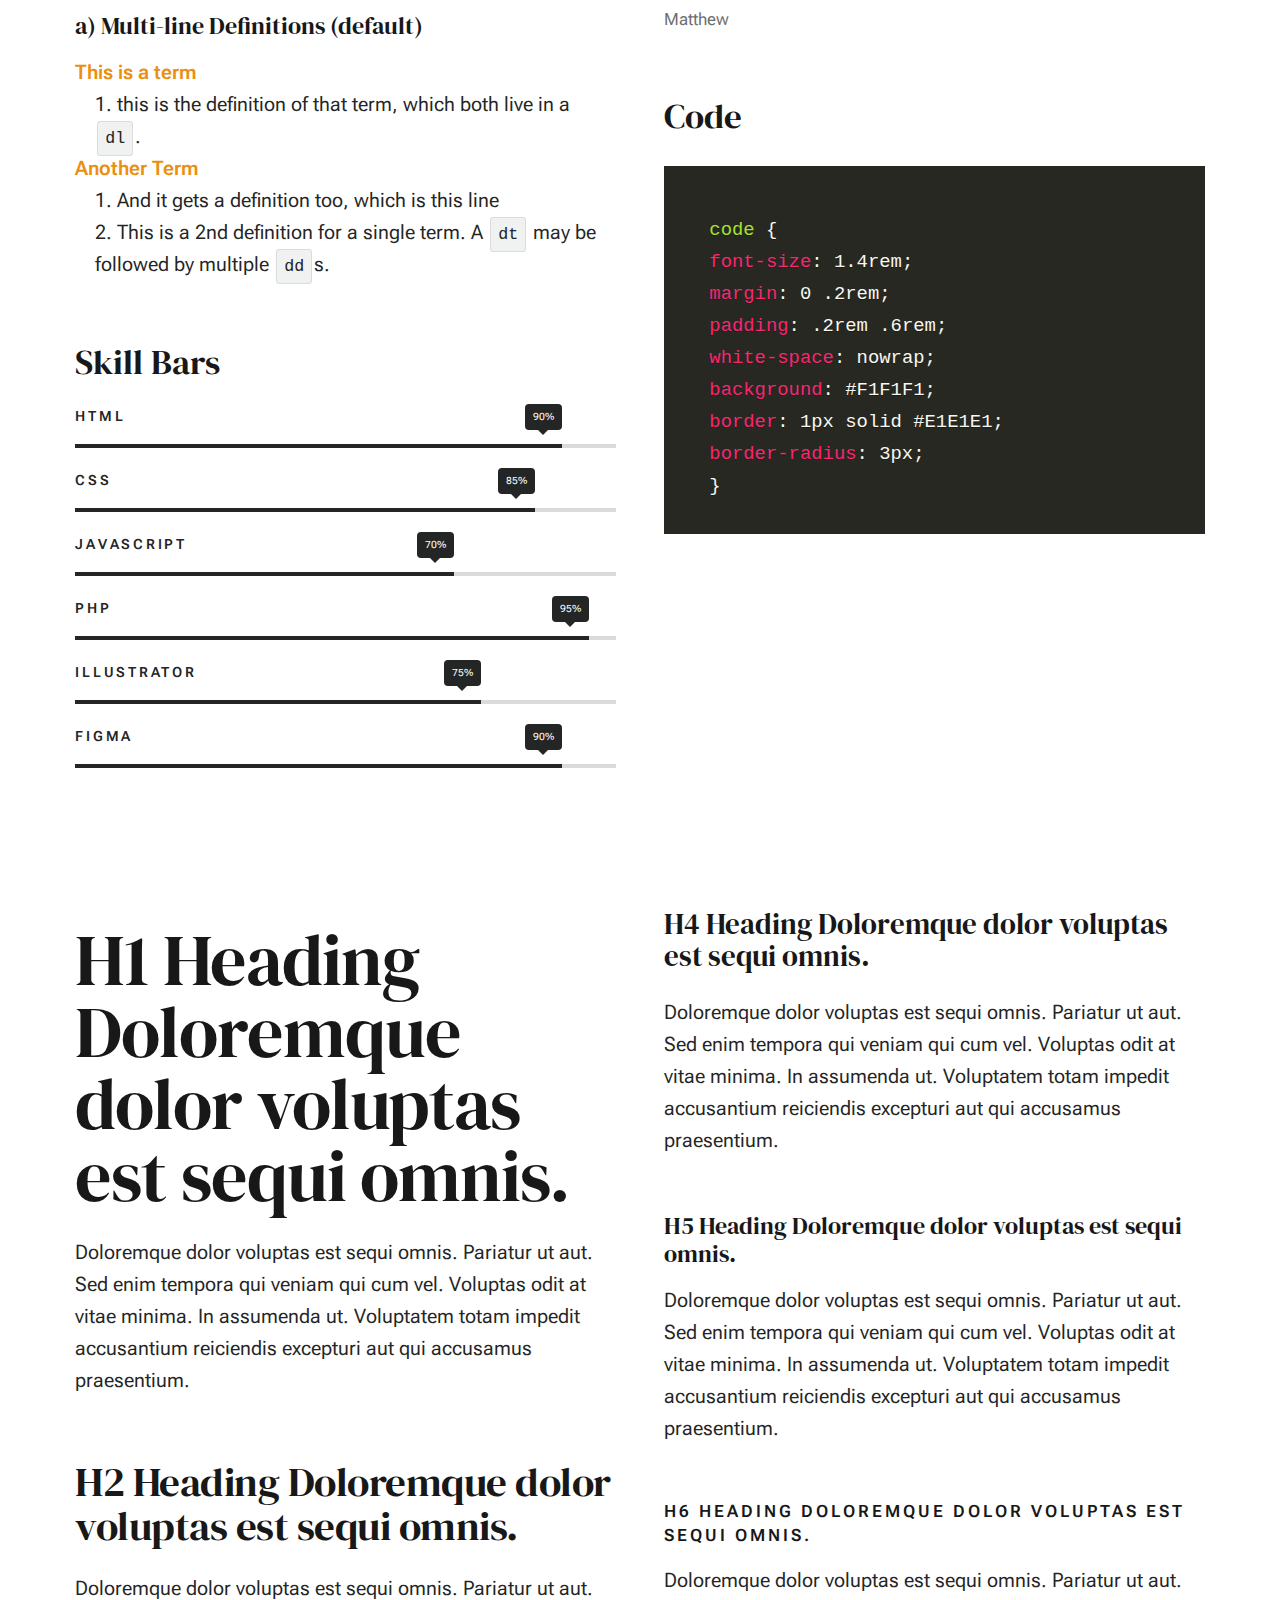
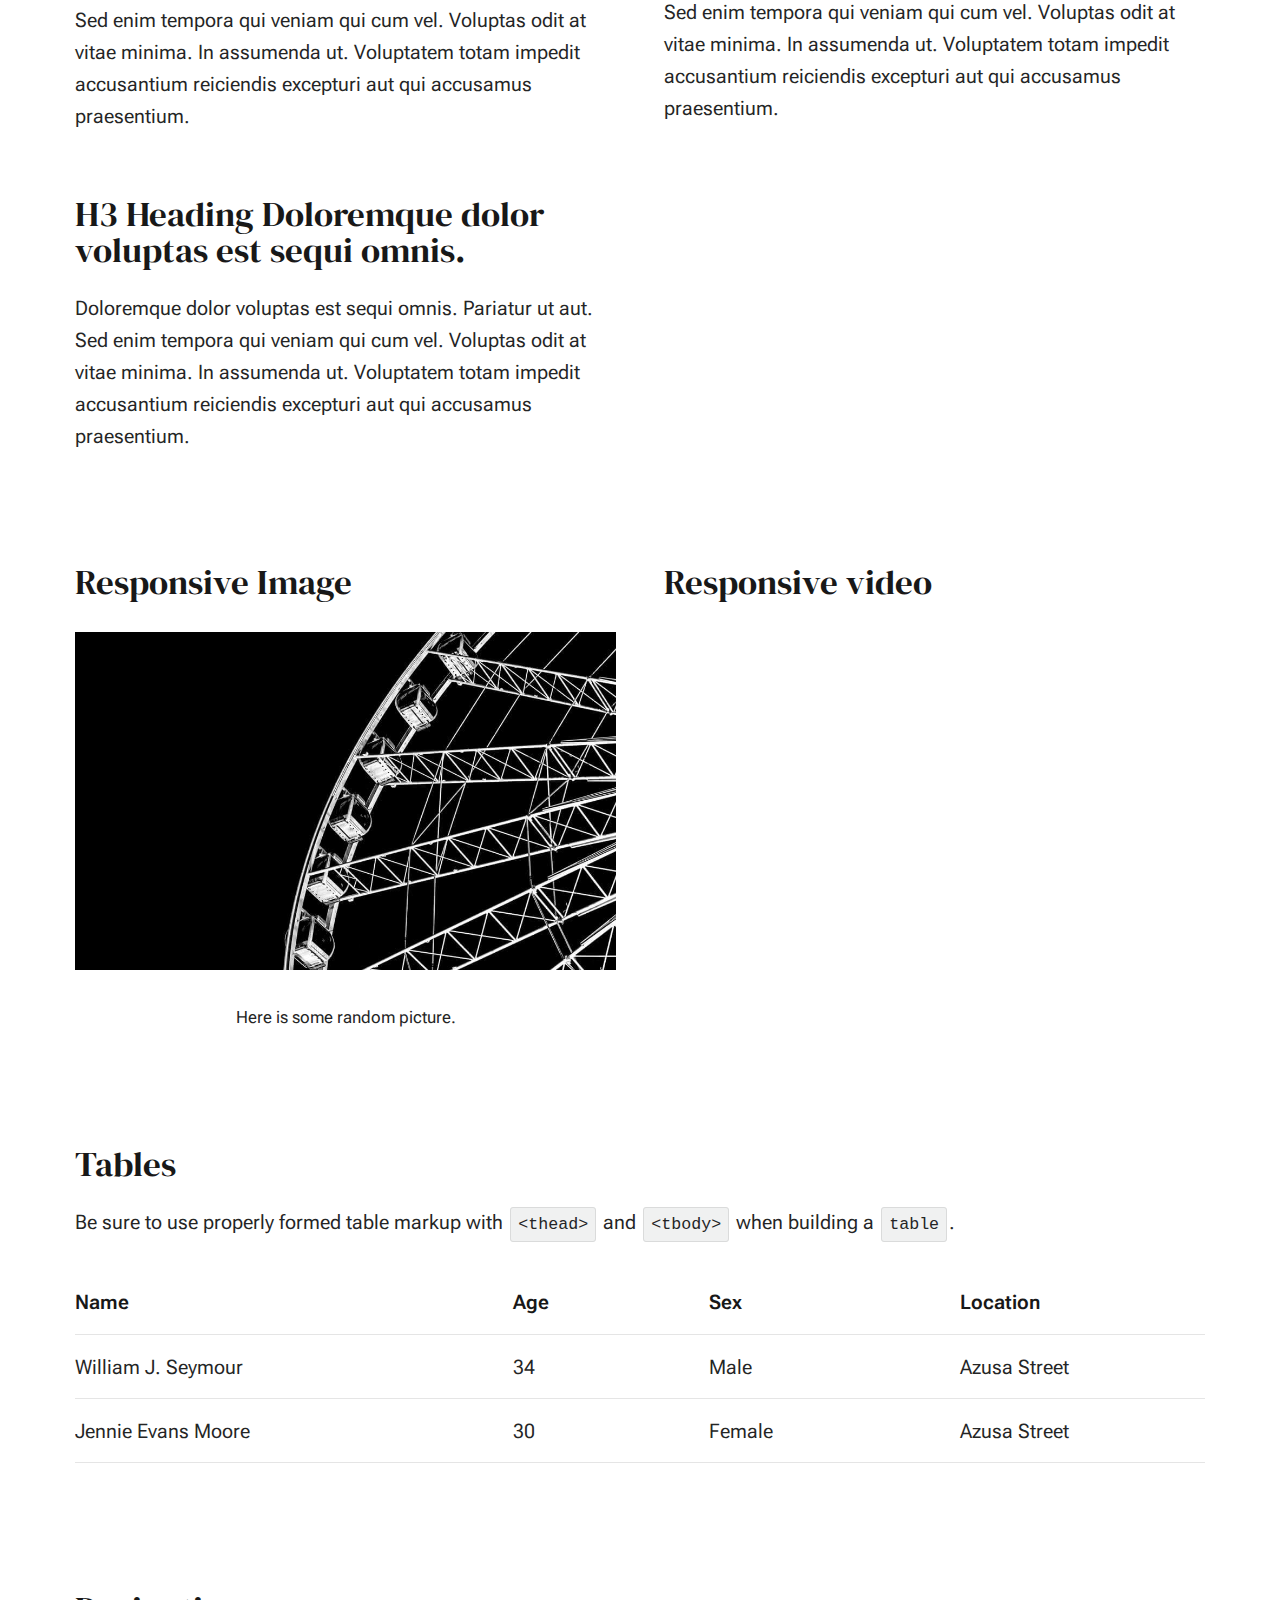
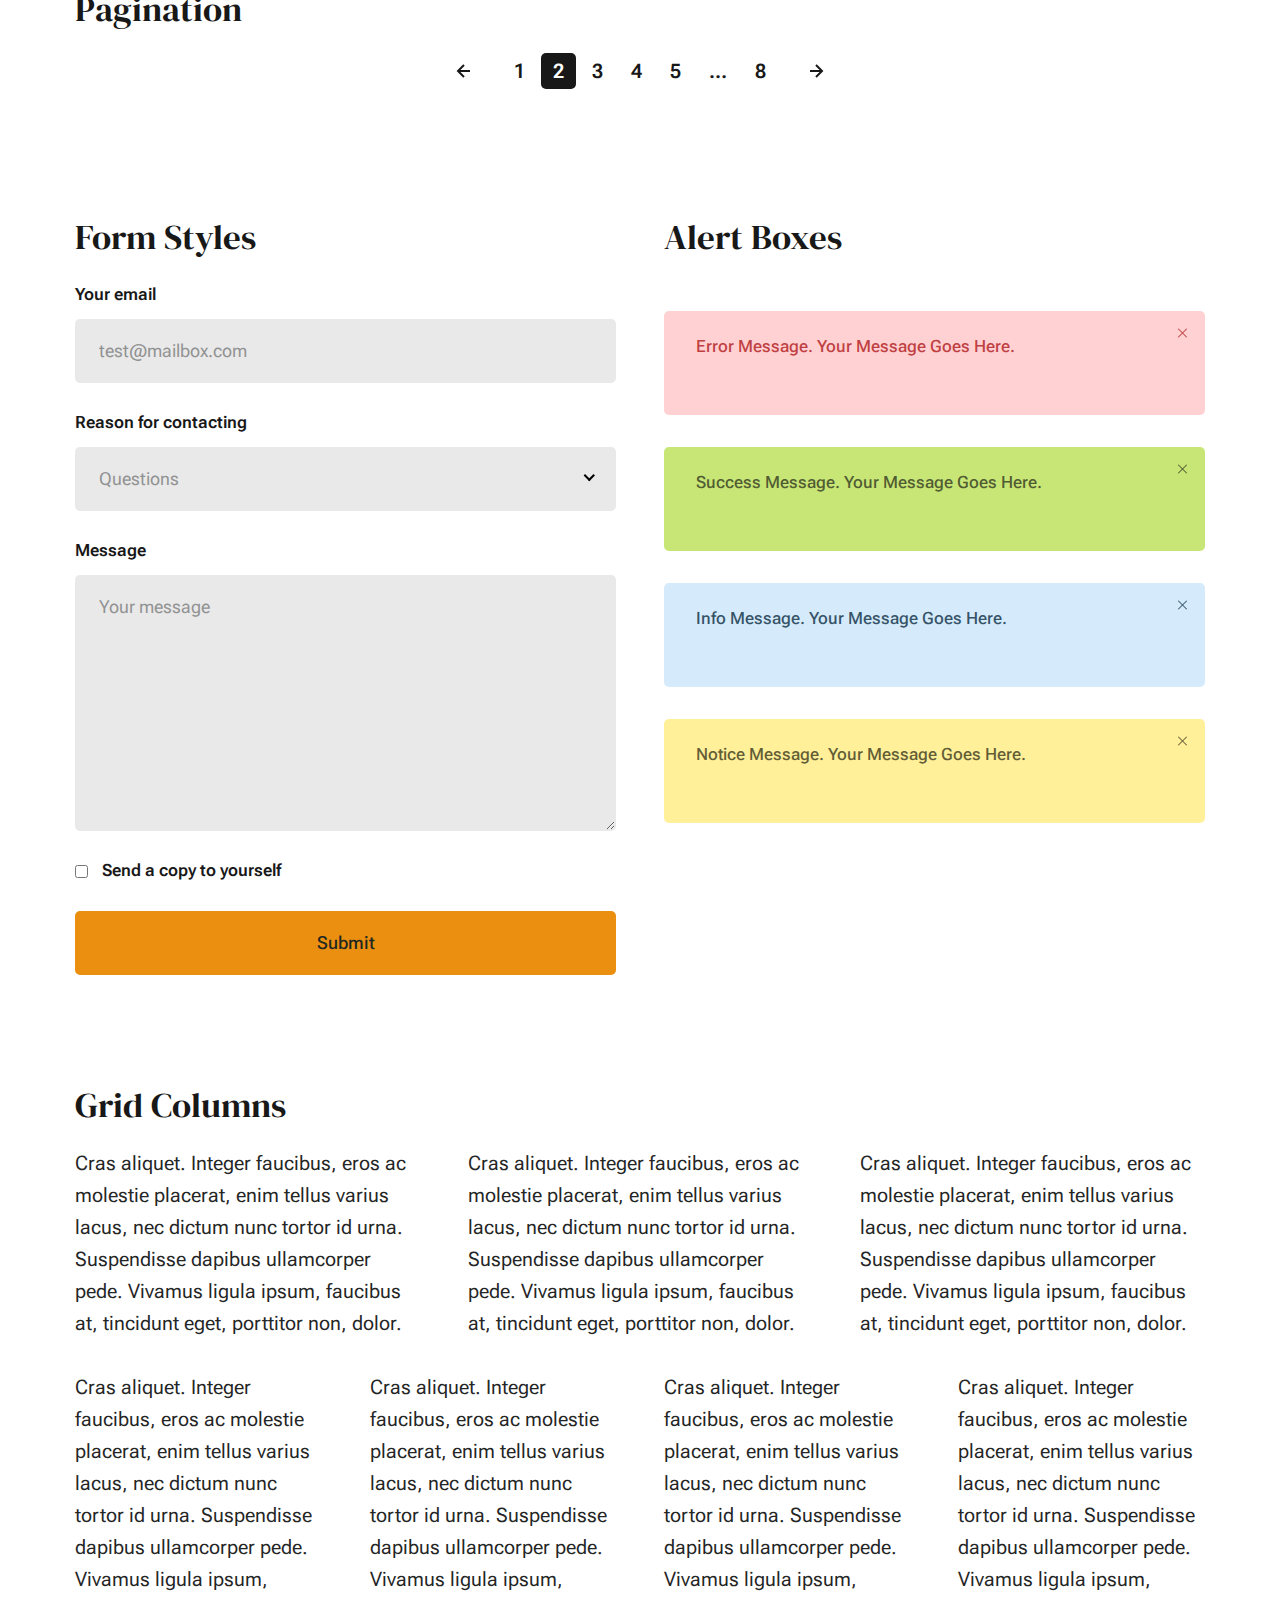
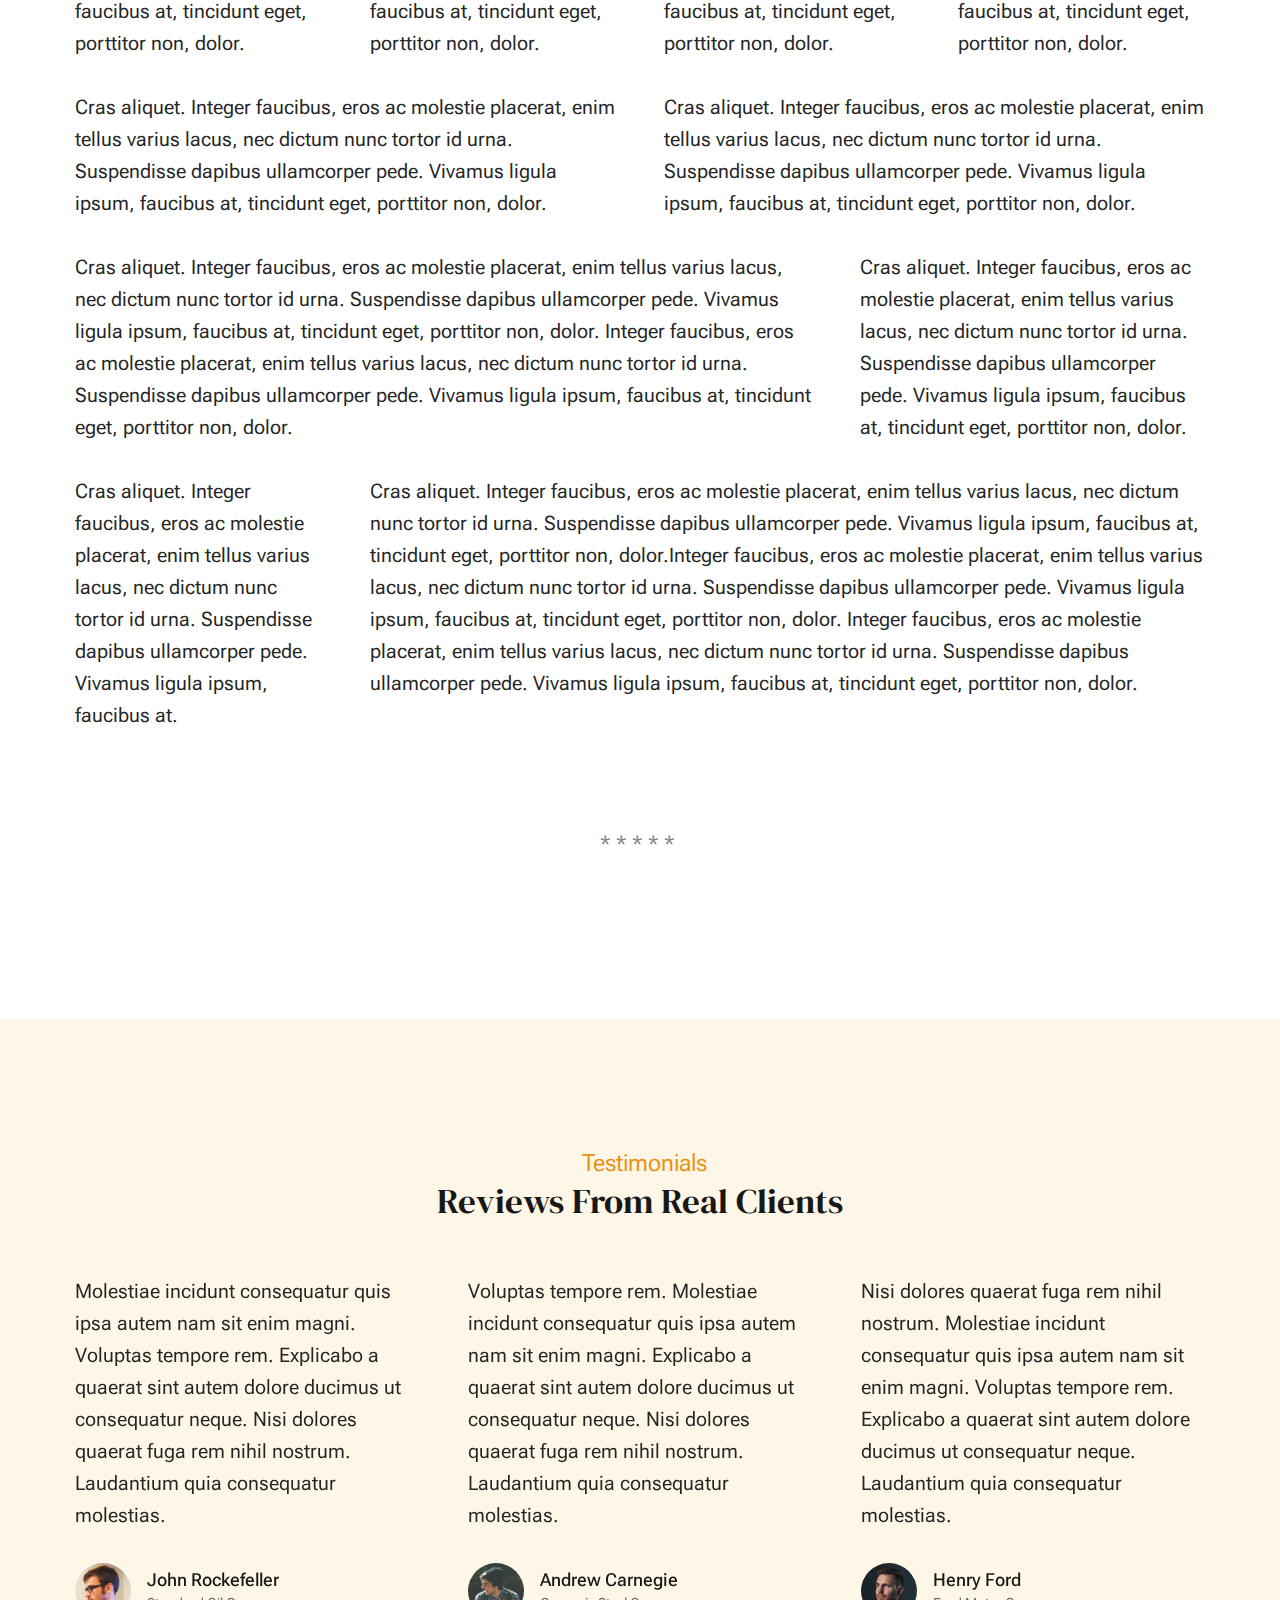
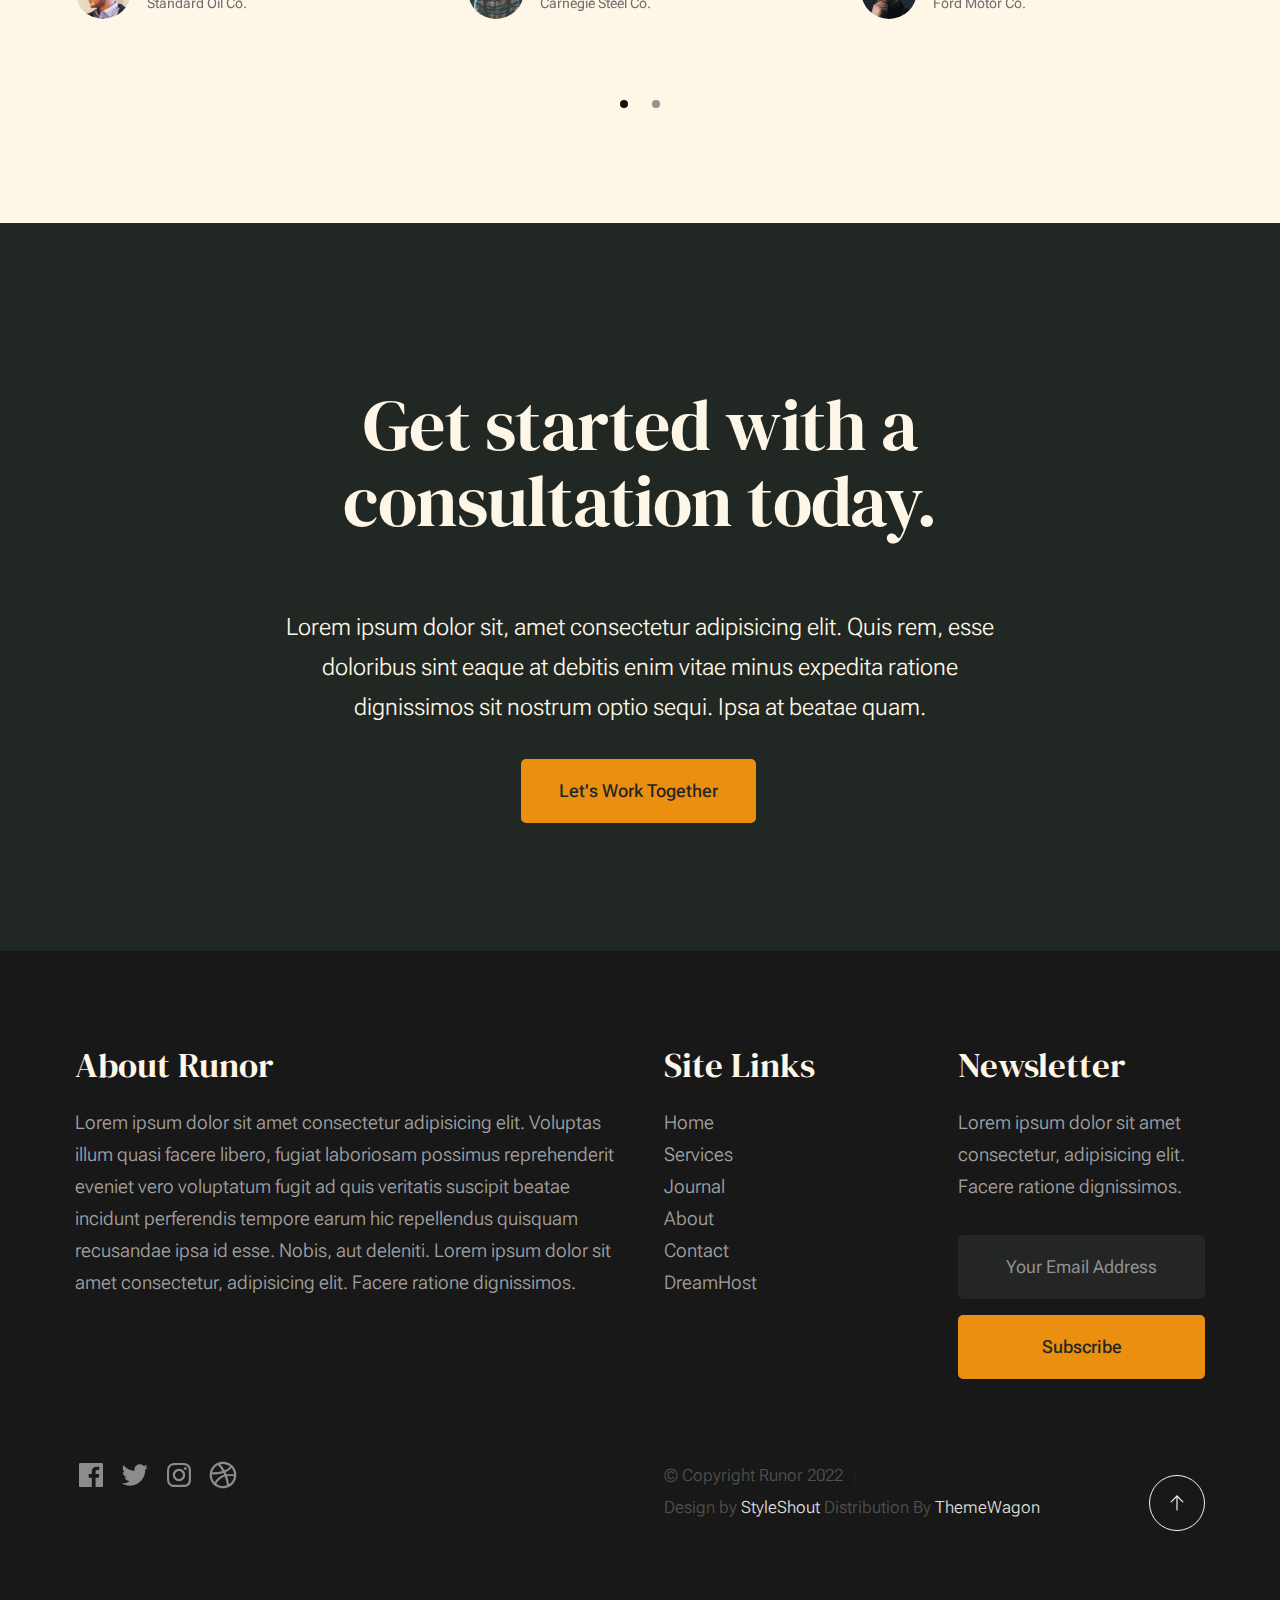
<file: styles.html>
<!DOCTYPE html>
<html lang="en" class="no-js" >
<head>

    <!--- basic page needs
    ================================================== -->
    <meta charset="utf-8">
    <meta name="viewport" content="width=device-width, initial-scale=1">
    <title>Styles - Runor</title>

    <script>
        document.documentElement.classList.remove('no-js');
        document.documentElement.classList.add('js');
    </script>

    <!-- CSS
    ================================================== -->
    <link rel="stylesheet" href="css/vendor.css">
    <link rel="stylesheet" href="css/styles.css">

    <!-- favicons
    ================================================== -->
    <link rel="apple-touch-icon" sizes="180x180" href="apple-touch-icon.png">
    <link rel="icon" type="image/png" sizes="32x32" href="favicon-32x32.png">
    <link rel="icon" type="image/png" sizes="16x16" href="favicon-16x16.png">
    <link rel="manifest" href="site.webmanifest">

</head>


<body id="top">


    <!-- preloader
    ================================================== -->
    <div id="preloader">
        <div id="loader" class="dots-fade">
            <div></div>
            <div></div>
            <div></div>
        </div>
    </div>


    <!-- page wrap
    ================================================== -->
    <div id="page" class="s-pagewrap">


        <!-- # site header 
        ================================================== -->
        <header class="s-header">

            <div class="row s-header__inner width-sixteen-col">

                <div class="s-header__block">
                    <div class="s-header__logo">
                        <a class="logo" href="index.html">
                            <img src="images/logo.svg" alt="Homepage">
                        </a>
                    </div>

                    <a class="s-header__menu-toggle" href="#0"><span>Menu</span></a>
                </div> <!-- end s-header__block -->

                <nav class="s-header__nav">
    
                    <ul class="s-header__menu-links">
                        <li><a href="about.html">About</a></li>
                        <li><a href="services.html">Services</a></li>
                        <li><a href="blog.html">Journal</a></li>
                        <li><a href="contact.html">Contact</a></li>
                    </ul> <!-- s-header__menu-links -->

                    <div class="s-header__contact">
                        <a href="contact.html" class="btn btn--primary s-header__contact-btn">Let's Work Together</a>                        
                    </div> <!-- s-header__contact -->
    
                </nav> <!-- end s-header__nav -->

            </div> <!-- end s-header__inner -->

        </header> <!-- end s-header -->


        <!-- # site main content
        ================================================== -->
        <section id="content" class="s-content">

               <section class="s-pageheader pageheader">
                    <div class="row">
                        <div class="column xl-12">
                            <h1 class="page-title">
                               Style Guide
                            </h1>                            
                        </div>
                    </div>
               </section> <!-- end pageheader --> 

               <section class="s-pagecontent pagecontent">

                    <div class="row row-x-center text-center">

                        <div class="column tab-12 xl-9">
            
                            <p class="lead">Lorem ipsum Officia elit ad tempor dolore est ex incididunt incididunt occaecat culpa deserunt 
                            sunt labore in cillum ullamco magna in Excepteur consequat in reprehenderit proident mollit incididunt officia commodo.
                            Duis ea officia sed dolor pariatur enim dolore dolore quis incididunt nulla exercitation commodo veniam et ea incididunt.
                            </p>
            
                            <hr>
                        </div>
            
                    </div> <!-- end row -->
            
                    <div class="row">
            
                        <div class="column mob-12 md-6 stack-on-900">
            
                            <h3>Paragraph and Image</h3>
            
                            <p><a href="#"><img width="120" height="120" class="u-pull-left" alt="sample-image" src="images/sample-image.jpg"></a>
                            Lorem ipsum dolor sit amet, consectetuer adipiscing elit. Donec libero. Suspendisse bibendum.Cras id urna. Morbi 
                            tincidunt, orci ac convallis aliquam, lectus turpis varius lorem, eu posuere nunc justo tempus leo. Donec mattis, 
                            purus nec placerat bibendum, dui pede condimentum odio, ac blandit ante orci ut diam. Cras fringilla magna. 
                            Phasellus suscipit, leo a pharetra condimentum, lorem tellus eleifend magna, eget fringilla velit magna id 
                            neque posuere nunc justo tempus leo. </p>
            
                            <p>
                            Lorem ipsum dolor sit amet, consectetuer adipiscing elit. Donec libero. Suspendisse bibendum. Cras id urna. 
                            Morbi tincidunt, orci ac convallis aliquam, lectus turpis varius lorem, eu posuere nunc justo tempus leo. 
                            Donec mattis, purus nec placerat bibendum, dui pede condimentumodio, ac blandit ante orci ut diam.	
                            </p>
            
                            <p>A <a href="#">link</a>,
                            <abbr title="this really isn't a very good description">abbrebation</abbr>,
                            <strong>strong text</strong>,
                            <em>em text</em>,
                            <del>deleted text</del>, and
                            <mark>this is a mark text.</mark>
                            <code>.code</code>
                            </p>
            
                        </div>
            
                        <div class="column mob-12 md-6">
            
                            <h3>Drop Caps</h3>
            
                            <p class="drop-cap">Far far away, behind the word mountains, far from the countries Vokalia and Consonantia,
                            there live the blind texts. Separated they live in Bookmarksgrove right at the coast of the
                            Semantics, a large language ocean. A small river named Duden flows by their place and supplies it with the 
                            necessary regelialia. Morbi tincidunt, orci ac convallis aliquam, lectus turpis varius lorem, 
                            euposuere nunc justo tempus leo. Donec mattis, purus nec placerat bibendum, dui pede condimentum odio, 
                            ac blandit ante orci ut diam. Cras fringilla magna. Phasellus suscipit, leo a pharetra condimentum, 
                            lorem tellus eleifend magna, eget fringilla velit magna id neque.
                            </p>
            
                            <h3>Small Print</h3>
            
                            <p><small>Lorem ipsum dolor sit amet, consectetuer adipiscing elit. Donec libero.</small></p>
                            
                    
            
                        </div>
            
                    </div> <!-- end row -->
            
                    <div class="row">
            
                        <div class="column xl-6 md-12">
            
                            <h3 class="u-add-bottom">Pull Quotes</h3>
            
                            <p>
                            Perspiciatis nemo unde et nobis modi consequatur officia amet. Ut enim 
                            tenetur provident maiores. Perspiciatis asperiores incidunt sequi 
                            quisquam. Enim aut. 
                            </p>
            
                            <figure class="pull-quote">
                                <blockquote>
                                    <p>
                                    When you look in the eyes of grace, when you meet grace, 
                                    when you embrace grace, when you see the nail prints in 
                                    grace’s hands and the fire in his eyes, when you feel his 
                                    relentless love for you - it will not motivate you to sin. 
                                    It will motivate you to righteousness.
                                    </p>
            
                                    <footer>
                                        <cite>Judah Smith</cite>
                                    </footer>
                                </blockquote>
                            </figure>
            
            
                        </div>
            
                        <div class="column xl-6 md-12">
            
                            <h3 class="h-add-bottom">Block Quotes</h3>
            
                            <blockquote cite="http://where-i-got-my-info-from.com">
                                <p>
                                For God so loved the world, that he gave his only Son, that whoever believes in 
                                him should not perish but have eternal life. For God did not send his Son into 
                                the world to condemn the world, but in order that the world might be 
                                saved through him.
                                </p>
            
                                <footer>
                                    <cite>
                                        <a href="#0">John 3:16-17 ESV</a>
                                    </cite>
                                </footer>
            
                            </blockquote>
            
                            <blockquote>
                                <p>There is a God-shaped vacuum in the heart of each man which cannot be satisfied 
                                by any created thing but only by God the Creator.</p>
            
                                <footer>
                                    <cite>Blaise Pascal</cite>
                                </footer>
            
                            </blockquote>
            
                        </div>
            
                    </div> <!-- end row -->
            
                    <div class="row u-add-half-bottom">
            
                        <div class="column xl-6 md-12">
            
                            <h3>Example Lists</h3>
            
                            <ol>
                                <li>Here is an example</li>
                                <li>of an ordered list.</li>
                                <li>A parent list item.
                                    <ul>
                                        <li>one</li>
                                        <li>two</li>
                                        <li>three</li>
                                    </ul>
                                    </li>
                                    <li>A list item.</li>
                                </ol>
            
                            <ul class="disc">
                                <li>Here is an example</li>
                                <li>of an unordered list.</li>
                            </ul>
            
                            <h3>Definition Lists</h3>
            
                            <h5>a) Multi-line Definitions (default) </h5>
            
                            <dl class="dictionary-style">
                                <dt><strong>This is a term</strong></dt>
                                    <dd>this is the definition of that term, which both live in a <code>dl</code>.</dd>
                                <dt><strong>Another Term</strong></dt>
                                    <dd>And it gets a definition too, which is this line</dd>
                                    <dd>This is a 2<sup>nd</sup> definition for a single term. A <code>dt</code> may be followed by multiple <code>dd</code>s.</dd>
                            </dl>
            
                            <h3 class="u-add-bottom">Skill Bars</h3>
            
                            <ul class="skill-bars">
                                <li>
                                <div class="progress percent90"><span>90%</span></div>
                                <strong>HTML</strong>
                                </li>
                                <li>
                                <div class="progress percent85"><span>85%</span></div>
                                <strong>CSS</strong>
                                </li>
                                <li>
                                <div class="progress percent70"><span>70%</span></div>
                                <strong>Javascript</strong>
                                </li>
                                <li>
                                <div class="progress percent95"><span>95%</span></div>
                                <strong>PHP</strong>
                                </li>
                                <li>
                                <div class="progress percent75"><span>75%</span></div>
                                <strong>Illustrator</strong>
                                </li>
                                <li>
                                <div class="progress percent90"><span>90%</span></div>
                                <strong>Figma</strong>
                                </li>
                            </ul>
            
                        </div>
            
                        <div class="column xl-6 md-12">
            
                            <h3 class="u-add-bottom">Buttons</h3>
            
                            <p>
                                <a class="btn btn--primary u-fullwidth" href="#0">Primary Button</a>
                                <a class="btn u-fullwidth" href="#0">Default Button</a>
                                <a class="btn btn--stroke u-fullwidth" href="#0">Stroke Button</a>
                            </p>
            
                            <h3>Stats Tabs</h3>
            
                            <ul class="stats-tabs">
                                <li><a href="#0">1,234 <em>Peter</em></a></li>
                                <li><a href="#0">567 <em>James</em></a></li>
                                <li><a href="#0">23,456 <em>John</em></a></li>
                                <li><a href="#0">3,456 <em>Andrew</em></a></li>
                                <li><a href="#0">456 <em>Philip</em></a></li>
                                <li><a href="#0">26 <em>Matthew</em></a></li>
                            </ul>
            
                            <h3 class="u-add-bottom">Code</h3>
            
<pre><code class="language-css">
    code {
    font-size: 1.4rem;
    margin: 0 .2rem;
    padding: .2rem .6rem;
    white-space: nowrap;
    background: #F1F1F1;
    border: 1px solid #E1E1E1;	
    border-radius: 3px;
    }
</code></pre>
            
                        </div>
            
                    </div> <!-- end row -->
            
                    <div class="row u-add-half-bottom">
            
                        <div class="column xl-6 md-12">
                                
                            <h1>H1 Heading Doloremque dolor voluptas est sequi omnis.</h1>
                            <p>Doloremque dolor voluptas est sequi omnis. Pariatur ut aut. Sed enim tempora qui veniam qui cum vel. 
                            Voluptas odit at vitae minima. In assumenda ut. Voluptatem totam impedit accusantium reiciendis excepturi aut qui accusamus praesentium.</p>
            
                            <h2>H2 Heading Doloremque dolor voluptas est sequi omnis.</h2>
                            <p>Doloremque dolor voluptas est sequi omnis. Pariatur ut aut. Sed enim tempora qui veniam qui cum vel. 
                            Voluptas odit at vitae minima. In assumenda ut. Voluptatem totam impedit accusantium reiciendis excepturi aut qui accusamus praesentium.</p>
            
                            <h3>H3 Heading Doloremque dolor voluptas est sequi omnis.</h3>
                            <p>Doloremque dolor voluptas est sequi omnis. Pariatur ut aut. Sed enim tempora qui veniam qui cum vel. 
                            Voluptas odit at vitae minima. In assumenda ut. Voluptatem totam impedit accusantium reiciendis excepturi aut qui accusamus praesentium.</p>
            
                            
                        </div>
            
                        <div class="column xl-6 md-12">
                            <h4>H4 Heading Doloremque dolor voluptas est sequi omnis.</h4>
                            <p>Doloremque dolor voluptas est sequi omnis. Pariatur ut aut. Sed enim tempora qui veniam qui cum vel. 
                            Voluptas odit at vitae minima. In assumenda ut. Voluptatem totam impedit accusantium reiciendis excepturi aut qui accusamus praesentium.</p>
            
                            <h5>H5 Heading Doloremque dolor voluptas est sequi omnis.</h5>
                            <p>Doloremque dolor voluptas est sequi omnis. Pariatur ut aut. Sed enim tempora qui veniam qui cum vel. 
                            Voluptas odit at vitae minima. In assumenda ut. Voluptatem totam impedit accusantium reiciendis excepturi aut qui accusamus praesentium.</p>
            
                            <h6>H6 Heading Doloremque dolor voluptas est sequi omnis.</h6>
                            <p>Doloremque dolor voluptas est sequi omnis. Pariatur ut aut. Sed enim tempora qui veniam qui cum vel. 
                            Voluptas odit at vitae minima. In assumenda ut. Voluptatem totam impedit accusantium reiciendis excepturi aut qui accusamus praesentium.</p>
                
                            
                        </div>
            
                    </div> <!-- end row -->
            
                    <div class="row u-add-half-bottom">
            
                        <div class="column xl-6 md-12">
            
                            <h3 class="u-add-bottom">Responsive Image</h3>
            
                            <figure>
                                <img src="images/wheel-500.jpg" 
                                srcset="images/wheel-1000.jpg 1000w, 
                                images/wheel-500.jpg 500w" 
                                sizes="(max-width: 1000px) 100vw, 1000px" alt="">
            
                                <figcaption>
                                    Here is some random picture.
                                </figcaption>
                            </figure>
            
                        </div>
            
                        <div class="column xl-6 md-12">
            
                            <h3 class="u-add-bottom">Responsive video</h3>
            
                            <div class="video-container">
                            <iframe src="https://player.vimeo.com/video/14592941?color=00a650&title=0&byline=0&portrait=0" width="500" height="281" frameborder="0" webkitallowfullscreen mozallowfullscreen allowfullscreen></iframe> 
                            </div>
            
                        </div>
                        
                    </div> <!-- end row -->
            
                    <div class="row u-add-bottom">
            
                        <div class="column xl-12">
            
                            <h3>Tables</h3>
                            <p>Be sure to use properly formed table markup with <code>&lt;thead&gt;</code> and <code>&lt;tbody&gt;</code> when building a <code>table</code>.</p>
            
                            <div class="table-responsive">
            
                                <table>
                                        <thead>
                                        <tr>
                                            <th>Name</th>
                                            <th>Age</th>
                                            <th>Sex</th>
                                            <th>Location</th>
                                        </tr>
                                        </thead>
                                        <tbody>
                                        <tr>
                                            <td>William J. Seymour</td>
                                            <td>34</td>
                                            <td>Male</td>
                                            <td>Azusa Street</td>
                                        </tr>
                                        <tr>
                                            <td>Jennie Evans Moore</td>
                                            <td>30</td>
                                            <td>Female</td>
                                            <td>Azusa Street</td>
                                        </tr>
                                        </tbody>
                                </table>
            
                            </div>
            
                        </div>
                        
                    </div> <!-- end row -->
            
                    <div class="row">
            
                        <div class="column xl-12">
                            <h3>Pagination</h3>
            
                            <nav class="pgn">
                                <ul>
                                    <li>
                                        <a class="pgn__prev" href="#0">
                                            <svg xmlns="http://www.w3.org/2000/svg" width="24" height="24" viewBox="0 0 24 24"><path d="M12.707 17.293L8.414 13H18v-2H8.414l4.293-4.293-1.414-1.414L4.586 12l6.707 6.707z"/></svg>
                                        </a>
                                    </li>
                                    <li><a class="pgn__num" href="#0">1</a></li>
                                    <li><span class="pgn__num current">2</span></li>
                                    <li><a class="pgn__num" href="#0">3</a></li>
                                    <li><a class="pgn__num" href="#0">4</a></li>
                                    <li><a class="pgn__num" href="#0">5</a></li>
                                    <li><span class="pgn__num dots">…</span></li>
                                    <li><a class="pgn__num" href="#0">8</a></li>
                                    <li>
                                        <a class="pgn__next" href="#0">
                                            <svg xmlns="http://www.w3.org/2000/svg" width="24" height="24" viewBox="0 0 24 24"><path d="M11.293 17.293l1.414 1.414L19.414 12l-6.707-6.707-1.414 1.414L15.586 11H6v2h9.586z"/></svg>
                                        </a>
                                    </li>
                                </ul>
                            </nav>
                        </div>
            
                    </div> <!-- end row -->
            
                    <div class="row">
            
                        <div class="column xl-6 md-12">
            
                            <h3 class="u-add-bottom">Form Styles</h3>
            
                            <form>
                                <div>
                                    <label for="sampleInput">Your email</label>
                                    <input class="u-fullwidth" type="email" placeholder="test@mailbox.com" id="sampleInput">
                                </div>
                                <div>
                                    <label for="sampleRecipientInput">Reason for contacting</label>
                                    <div class="ss-custom-select">
                                        <select class="u-fullwidth" id="sampleRecipientInput">
                                            <option value="Option 1">Questions</option>
                                            <option value="Option 2">Report</option>
                                            <option value="Option 3">Others</option>
                                        </select>
                                    </div>
                                </div>
                                
                                <label for="exampleMessage">Message</label>
                                <textarea class="u-fullwidth" placeholder="Your message" id="exampleMessage"></textarea>
            
                                <label class="u-add-bottom">
                                    <input type="checkbox">
                                    <span class="label-text">Send a copy to yourself</span>
                                </label>
                            
                                <input class="btn--primary u-fullwidth" type="submit" value="Submit">
                            </form>
            
                        </div>
            
                        <div class="column xl-6 md-12">
            
                            <h3>Alert Boxes</h3>
            
                            <br>
                            
                            <div class="alert-box alert-box--error">
                                <p>Error Message. Your Message Goes Here.</p>
                                <span class="alert-box__close"></span>
                            </div><!-- end error -->
                                    
                            <div class="alert-box alert-box--success">
                                <p>Success Message. Your Message Goes Here.</p>
                                <span class="alert-box__close"></span>
                            </div><!-- end success -->
                                    
                            <div class="alert-box alert-box--info">
                                <p>Info Message. Your Message Goes Here.</p>
                                <span class="alert-box__close"></span>
                            </div><!-- end info -->
                                    
                            <div class="alert-box alert-box--notice">
                                <p>Notice Message. Your Message Goes Here.</p>
                                <span class="alert-box__close"></span>
                            </div><!-- end notice -->
                        
                        </div>
            
                    </div> <!-- end row -->
            
                    <div class="row">
            
                        <div class="xl-12 column">
                        <h3 class="half-bottom">Grid Columns</h3>
                        </div>
            
                    </div> <!-- Row End-->
            
                    <!--<h4>1/3 Columns</h4>  -->
            
                    <div class="row">
            
                        <div class="xl-4 md-12 column">
                            <p>
                            Cras aliquet. Integer faucibus, eros ac molestie placerat, enim tellus varius lacus,
                            nec dictum nunc tortor id urna. Suspendisse dapibus ullamcorper pede. Vivamus ligula ipsum,
                            faucibus at, tincidunt eget, porttitor non, dolor. 
                            </p>
                        </div>
            
                        <div class="xl-4 md-12 column">
                            <p>
                            Cras aliquet. Integer faucibus, eros ac molestie placerat, enim tellus varius lacus,
                            nec dictum nunc tortor id urna. Suspendisse dapibus ullamcorper pede. Vivamus ligula ipsum,
                            faucibus at, tincidunt eget, porttitor non, dolor. 
                            </p>
                        </div>
            
                        <div class="xl-4 md-12 column">
                            <p>
                            Cras aliquet. Integer faucibus, eros ac molestie placerat, enim tellus varius lacus,
                            nec dictum nunc tortor id urna. Suspendisse dapibus ullamcorper pede. Vivamus ligula ipsum,
                            faucibus at, tincidunt eget, porttitor non, dolor. 
                            </p>
                        </div>
            
                    </div>
            
                    <!--<h4>1/4 Columns</h4>  -->
            
                    <div class="row">
            
                        <div class="xl-3 md-6 tab-12 column">
                            <p>
                            Cras aliquet. Integer faucibus, eros ac molestie placerat, enim tellus varius lacus,
                            nec dictum nunc tortor id urna. Suspendisse dapibus ullamcorper pede. Vivamus ligula ipsum,
                            faucibus at, tincidunt eget, porttitor non, dolor. 
                            </p>
                        </div>
            
                        <div class="xl-3 md-6 tab-12 column">
                            <p>
                            Cras aliquet. Integer faucibus, eros ac molestie placerat, enim tellus varius lacus,
                            nec dictum nunc tortor id urna. Suspendisse dapibus ullamcorper pede. Vivamus ligula ipsum,
                            faucibus at, tincidunt eget, porttitor non, dolor. 
                            </p>
                        </div>
            
                        <div class="xl-3 md-6 tab-12 column">
                            <p>
                            Cras aliquet. Integer faucibus, eros ac molestie placerat, enim tellus varius lacus,
                            nec dictum nunc tortor id urna. Suspendisse dapibus ullamcorper pede. Vivamus ligula ipsum,
                            faucibus at, tincidunt eget, porttitor non, dolor. 
                            </p>
                        </div>
            
                        <div class="xl-3 md-6 tab-12 column">
                            <p>
                            Cras aliquet. Integer faucibus, eros ac molestie placerat, enim tellus varius lacus,
                            nec dictum nunc tortor id urna. Suspendisse dapibus ullamcorper pede. Vivamus ligula ipsum,
                            faucibus at, tincidunt eget, porttitor non, dolor. 
                            </p>
                        </div>
            
                    </div>
            
                    <!--<h4>1/2 Columns</h4>  -->
            
                    <div class="row">
            
                        <div class="xl-6 tab-12 column">
                            <p>
                            Cras aliquet. Integer faucibus, eros ac molestie placerat, enim tellus varius lacus,
                            nec dictum nunc tortor id urna. Suspendisse dapibus ullamcorper pede. Vivamus ligula ipsum,
                            faucibus at, tincidunt eget, porttitor non, dolor. 
                            </p>
                        </div>
            
                        <div class="xl-6 tab-12 column">
                            <p>
                            Cras aliquet. Integer faucibus, eros ac molestie placerat, enim tellus varius lacus,
                            nec dictum nunc tortor id urna. Suspendisse dapibus ullamcorper pede. Vivamus ligula ipsum,
                            faucibus at, tincidunt eget, porttitor non, dolor. 
                            </p>
                        </div>
            
                    </div>
            
                    <!--<h4>2/3 Columns</h4>  -->
            
                    <div class="row">
            
                        <div class="xl-8 md-7 tab-12 column">
                            <p>
                            Cras aliquet. Integer faucibus, eros ac molestie placerat, enim tellus varius lacus,
                            nec dictum nunc tortor id urna. Suspendisse dapibus ullamcorper pede. Vivamus ligula ipsum,
                            faucibus at, tincidunt eget, porttitor non, dolor. Integer faucibus, eros ac molestie placerat, enim tellus varius lacus,
                            nec dictum nunc tortor id urna. Suspendisse dapibus ullamcorper pede. Vivamus ligula ipsum,
                            faucibus at, tincidunt eget, porttitor non, dolor.
                            </p>
                        </div>
            
                        <div class="xl-4 md-5 tab-12 column">
                            <p>
                            Cras aliquet. Integer faucibus, eros ac molestie placerat, enim tellus varius lacus,
                            nec dictum nunc tortor id urna. Suspendisse dapibus ullamcorper pede. Vivamus ligula ipsum,
                            faucibus at, tincidunt eget, porttitor non, dolor. 
                            </p>
                        </div>
            
                    </div>
            
                    <!--<h4>3/4 Columns</h4>  -->
            
                    <div class="row">
            
                        <div class="xl-3 md-5 tab-12 column">
                            <p>
                            Cras aliquet. Integer faucibus, eros ac molestie placerat, enim tellus varius lacus,
                            nec dictum nunc tortor id urna. Suspendisse dapibus ullamcorper pede. Vivamus ligula ipsum,
                            faucibus at. 
                            </p>
                        </div>
            
                        <div class="xl-9 md-7 tab-12 column">
                            <p>
                            Cras aliquet. Integer faucibus, eros ac molestie placerat, enim tellus varius lacus,
                            nec dictum nunc tortor id urna. Suspendisse dapibus ullamcorper pede. Vivamus ligula ipsum,
                            faucibus at, tincidunt eget, porttitor non, dolor.Integer faucibus, eros ac molestie placerat, enim tellus varius lacus,
                            nec dictum nunc tortor id urna. Suspendisse dapibus ullamcorper pede. Vivamus ligula ipsum,
                            faucibus at, tincidunt eget, porttitor non, dolor. Integer faucibus, eros ac molestie placerat, enim tellus varius lacus,
                            nec dictum nunc tortor id urna. Suspendisse dapibus ullamcorper pede. Vivamus ligula ipsum,
                            faucibus at, tincidunt eget, porttitor non, dolor.
                            </p>
                        </div>
            
                    </div> 
            
                    <hr class="fancy">

               </section> <!-- pagecontent -->

               <section class="s-testimonials">

                    <div class="s-testimonials__header row row-x-center text-center">
                        <div class="column xl-8 lg-12">
        
                            <p class="text-pretitle">
                            Testimonials
                            </p>
                            <h3>
                            Reviews From Real Clients
                            </h3>                        
        
                        </div>
                    </div> <!--end s-testimonials__header -->

                    <div class="row s-testimonials__content">
                        <div class="column xl-12 testimonials">

                            <div class="swiper-container testimonials__slider page-slider">

                                <div class="swiper-wrapper">
                                    <div class="testimonials__slide swiper-slide">
                                        <p>
                                        Molestiae incidunt consequatur quis ipsa autem nam sit enim magni. Voluptas tempore rem. 
                                        Explicabo a quaerat sint autem dolore ducimus ut consequatur neque. Nisi dolores quaerat fuga rem nihil nostrum.
                                        Laudantium quia consequatur molestias.
                                        </p>
                                        <div class="testimonials__author">
                                            <img src="images/avatars/user-01.jpg" alt="Author image" class="testimonials__avatar">
                                            <cite class="testimonials__cite">
                                                <strong>John Rockefeller</strong>
                                                <span>Standard Oil Co.</span>
                                            </cite>
                                        </div>
                                    </div>
                                    <div class="testimonials__slide swiper-slide">
                                        <p>
                                        Voluptas tempore rem. Molestiae incidunt consequatur quis ipsa autem nam sit enim magni. 
                                        Explicabo a quaerat sint autem dolore ducimus ut consequatur neque. Nisi dolores quaerat fuga rem nihil nostrum.
                                        Laudantium quia consequatur molestias.
                                        </p>
                                        <div class="testimonials__author">
                                            <img src="images/avatars/user-04.jpg" alt="Author image" class="testimonials__avatar">
                                            <cite class="testimonials__cite">
                                                <strong>Andrew Carnegie</strong>
                                                <span>Carnegie Steel Co.</span>
                                            </cite>
                                        </div>
                                    </div>
                                    <div class="testimonials__slide swiper-slide">
                                        <p>
                                        Nisi dolores quaerat fuga rem nihil nostrum. Molestiae incidunt consequatur quis ipsa autem nam sit enim magni. 
                                        Voluptas tempore rem. Explicabo a quaerat sint autem dolore ducimus ut consequatur neque. 
                                        Laudantium quia consequatur molestias.
                                        </p>
                                        <div class="testimonials__author">
                                            <img src="images/avatars/user-06.jpg" alt="Author image" class="testimonials__avatar">
                                            <cite class="testimonials__cite">
                                                <strong>Henry Ford</strong>
                                                <span>Ford Motor Co.</span>
                                            </cite>
                                        </div>
                                    </div>
                                    <div class="testimonials__slide swiper-slide">
                                        <p>
                                        Molestiae incidunt consequatur quis ipsa autem nam sit enim magni. Voluptas tempore rem. 
                                        Explicabo a quaerat sint autem dolore ducimus ut consequatur neque. Nisi dolores quaerat fuga rem nihil nostrum.
                                        Laudantium quia consequatur molestias.
                                        </p>
                                        <div class="testimonials__author">
                                            <img src="images/avatars/user-02.jpg" alt="Author image" class="testimonials__avatar">
                                            <cite class="testimonials__cite">
                                                <strong>John Morgan</strong>
                                                <span>JP Morgan & Co.</span>
                                            </cite>
                                        </div>
                                    </div> 
                                </div> <!-- end swiper-wrapper --> 

                                <div class="swiper-pagination"></div>

                            </div> <!--end testimonials__slider --> 

                        </div> <!-- testimonials -->
                    </div> <!--end s-testimonials__content -->

               </section> <!-- end s-testimonials -->

        </section> <!-- s-content-->

        <!-- # cta
        ================================================== -->
        <section id="cta" class="s-cta">

            <div class="row row-x-center text-center">
                <div class="column xl-8 lg-12">

                    <div class="s-cta__content">
                        <h2 class="text-display-title">
                        Get started with a consultation today.
                        </h2>
                        <p class="lead">
                        Lorem ipsum dolor sit, amet consectetur adipisicing elit. Quis rem, esse doloribus sint eaque at debitis enim vitae minus expedita ratione dignissimos sit nostrum optio sequi. Ipsa at beatae quam.
                        </p>
                        <a href="contact.html" class="btn btn--primary">Let's Work Together</a>
                    </div>

                </div>
            </div>

        </section> <!-- end s-cta -->


        <!-- # footer 
        ================================================== -->
        <footer class="s-footer">
            <div class="row s-footer__content">
                <div class="column xl-6 lg-6 md-12 s-footer__block s-footer__about">                    
                    <h3>About Runor</h3>
                    <p>
                    Lorem ipsum dolor sit amet consectetur adipisicing elit. Voluptas illum quasi facere libero, 
                    fugiat laboriosam possimus reprehenderit eveniet vero voluptatum fugit ad quis veritatis suscipit beatae 
                    incidunt perferendis tempore earum hic repellendus quisquam recusandae ipsa id esse. Nobis, aut deleniti.
                    Lorem ipsum dolor sit amet consectetur, adipisicing elit. Facere ratione dignissimos.
                    </p>               
                </div>                
                <div class="column xl-3 lg-6 md-12 s-footer__block s-footer__site-links">
                    <h3>Site Links</h3>
                    <ul class="link-list">
                        <li><a href="index.html">Home</a></li>
                        <li><a href="services.html">Services</a></li>
                        <li><a href="blog.html">Journal</a></li>
                        <li><a href="about.html">About</a></li>
                        <li><a href="contact.html">Contact</a></li>
                        <li><a href="https://www.dreamhost.com/r.cgi?287326">DreamHost</a></li>
                    </ul>
                </div>
                <div class="column xl-3 lg-6 md-12 tab-12 s-footer__block s-footer__newsletter">
                    <h3>Newsletter</h3>

                    <p>
                    Lorem ipsum dolor sit amet consectetur, adipisicing elit. Facere ratione dignissimos.
                    </p>

                    <div class="subscribe-form">
                        <form id="mc-form" class="mc-form">
                            <input type="email" name="EMAIL" id="mce-EMAIL" class="u-fullwidth text-center" placeholder="Your Email Address" title="The domain portion of the email address is invalid (the portion after the @)." pattern="^([^\x00-\x20\x22\x28\x29\x2c\x2e\x3a-\x3c\x3e\x40\x5b-\x5d\x7f-\xff]+|\x22([^\x0d\x22\x5c\x80-\xff]|\x5c[\x00-\x7f])*\x22)(\x2e([^\x00-\x20\x22\x28\x29\x2c\x2e\x3a-\x3c\x3e\x40\x5b-\x5d\x7f-\xff]+|\x22([^\x0d\x22\x5c\x80-\xff]|\x5c[\x00-\x7f])*\x22))*\x40([^\x00-\x20\x22\x28\x29\x2c\x2e\x3a-\x3c\x3e\x40\x5b-\x5d\x7f-\xff]+|\x5b([^\x0d\x5b-\x5d\x80-\xff]|\x5c[\x00-\x7f])*\x5d)(\x2e([^\x00-\x20\x22\x28\x29\x2c\x2e\x3a-\x3c\x3e\x40\x5b-\x5d\x7f-\xff]+|\x5b([^\x0d\x5b-\x5d\x80-\xff]|\x5c[\x00-\x7f])*\x5d))*(\.\w{2,})+$" required>
                            <input type="submit" name="subscribe" value="Subscribe" class="btn btn--primary btn--small u-fullwidth">
                            <!-- <div style="position: absolute; left: -5000px;" aria-hidden="true"><input type="text" name="b_cdb7b577e41181934ed6a6a44_9a91cfe7b3" tabindex="-1" value=""></div> -->
                            <div class="mc-status"></div>
                        </form>
                    </div>
                </div>
            </div>    
            
            <div class="row s-footer__bottom">
                <div class="column xl-6 lg-12">
                    <ul class="s-footer__social social-list">
                        <li>
                            <a href="#0">
                                <svg xmlns="http://www.w3.org/2000/svg" width="24" height="24" viewBox="0 0 24 24" style="fill:rgba(0, 0, 0, 1);transform:;-ms-filter:"><path d="M20,3H4C3.447,3,3,3.448,3,4v16c0,0.552,0.447,1,1,1h8.615v-6.96h-2.338v-2.725h2.338v-2c0-2.325,1.42-3.592,3.5-3.592 c0.699-0.002,1.399,0.034,2.095,0.107v2.42h-1.435c-1.128,0-1.348,0.538-1.348,1.325v1.735h2.697l-0.35,2.725h-2.348V21H20 c0.553,0,1-0.448,1-1V4C21,3.448,20.553,3,20,3z"></path></svg>
                                <span class="u-screen-reader-text">Facebook</span>
                            </a>
                        </li>
                        <li>
                            <a href="#0">
                                <svg xmlns="http://www.w3.org/2000/svg" width="24" height="24" viewBox="0 0 24 24" style="fill:rgba(0, 0, 0, 1);transform:;-ms-filter:"><path d="M19.633,7.997c0.013,0.175,0.013,0.349,0.013,0.523c0,5.325-4.053,11.461-11.46,11.461c-2.282,0-4.402-0.661-6.186-1.809 c0.324,0.037,0.636,0.05,0.973,0.05c1.883,0,3.616-0.636,5.001-1.721c-1.771-0.037-3.255-1.197-3.767-2.793 c0.249,0.037,0.499,0.062,0.761,0.062c0.361,0,0.724-0.05,1.061-0.137c-1.847-0.374-3.23-1.995-3.23-3.953v-0.05 c0.537,0.299,1.16,0.486,1.82,0.511C3.534,9.419,2.823,8.184,2.823,6.787c0-0.748,0.199-1.434,0.548-2.032 c1.983,2.443,4.964,4.04,8.306,4.215c-0.062-0.3-0.1-0.611-0.1-0.923c0-2.22,1.796-4.028,4.028-4.028 c1.16,0,2.207,0.486,2.943,1.272c0.91-0.175,1.782-0.512,2.556-0.973c-0.299,0.935-0.936,1.721-1.771,2.22 c0.811-0.088,1.597-0.312,2.319-0.624C21.104,6.712,20.419,7.423,19.633,7.997z"></path></svg>
                                <span class="u-screen-reader-text">Twitter</span>
                            </a>
                        </li>
                        <li>
                            <a href="#0">
                                <svg xmlns="http://www.w3.org/2000/svg" width="24" height="24" viewBox="0 0 24 24" style="fill:rgba(0, 0, 0, 1);transform:;-ms-filter:"><path d="M11.999,7.377c-2.554,0-4.623,2.07-4.623,4.623c0,2.554,2.069,4.624,4.623,4.624c2.552,0,4.623-2.07,4.623-4.624 C16.622,9.447,14.551,7.377,11.999,7.377L11.999,7.377z M11.999,15.004c-1.659,0-3.004-1.345-3.004-3.003 c0-1.659,1.345-3.003,3.004-3.003s3.002,1.344,3.002,3.003C15.001,13.659,13.658,15.004,11.999,15.004L11.999,15.004z"></path><circle cx="16.806" cy="7.207" r="1.078"></circle><path d="M20.533,6.111c-0.469-1.209-1.424-2.165-2.633-2.632c-0.699-0.263-1.438-0.404-2.186-0.42 c-0.963-0.042-1.268-0.054-3.71-0.054s-2.755,0-3.71,0.054C7.548,3.074,6.809,3.215,6.11,3.479C4.9,3.946,3.945,4.902,3.477,6.111 c-0.263,0.7-0.404,1.438-0.419,2.186c-0.043,0.962-0.056,1.267-0.056,3.71c0,2.442,0,2.753,0.056,3.71 c0.015,0.748,0.156,1.486,0.419,2.187c0.469,1.208,1.424,2.164,2.634,2.632c0.696,0.272,1.435,0.426,2.185,0.45 c0.963,0.042,1.268,0.055,3.71,0.055s2.755,0,3.71-0.055c0.747-0.015,1.486-0.157,2.186-0.419c1.209-0.469,2.164-1.424,2.633-2.633 c0.263-0.7,0.404-1.438,0.419-2.186c0.043-0.962,0.056-1.267,0.056-3.71s0-2.753-0.056-3.71C20.941,7.57,20.801,6.819,20.533,6.111z M19.315,15.643c-0.007,0.576-0.111,1.147-0.311,1.688c-0.305,0.787-0.926,1.409-1.712,1.711c-0.535,0.199-1.099,0.303-1.67,0.311 c-0.95,0.044-1.218,0.055-3.654,0.055c-2.438,0-2.687,0-3.655-0.055c-0.569-0.007-1.135-0.112-1.669-0.311 c-0.789-0.301-1.414-0.923-1.719-1.711c-0.196-0.534-0.302-1.099-0.311-1.669c-0.043-0.95-0.053-1.218-0.053-3.654 c0-2.437,0-2.686,0.053-3.655c0.007-0.576,0.111-1.146,0.311-1.687c0.305-0.789,0.93-1.41,1.719-1.712 c0.534-0.198,1.1-0.303,1.669-0.311c0.951-0.043,1.218-0.055,3.655-0.055c2.437,0,2.687,0,3.654,0.055 c0.571,0.007,1.135,0.112,1.67,0.311c0.786,0.303,1.407,0.925,1.712,1.712c0.196,0.534,0.302,1.099,0.311,1.669 c0.043,0.951,0.054,1.218,0.054,3.655c0,2.436,0,2.698-0.043,3.654H19.315z"></path></svg>
                                <span class="u-screen-reader-text">Instagram</span>
                            </a>
                        </li>
                        <li>
                            <a href="#0">
                                <svg xmlns="http://www.w3.org/2000/svg" width="24" height="24" viewBox="0 0 24 24" style="fill: rgba(0, 0, 0, 1);transform: ;msFilter:;"><path d="M20.66 6.98a9.932 9.932 0 0 0-3.641-3.64C15.486 2.447 13.813 2 12 2s-3.486.447-5.02 1.34c-1.533.893-2.747 2.107-3.64 3.64S2 10.187 2 12s.446 3.487 1.34 5.02a9.924 9.924 0 0 0 3.641 3.64C8.514 21.553 10.187 22 12 22s3.486-.447 5.02-1.34a9.932 9.932 0 0 0 3.641-3.64C21.554 15.487 22 13.813 22 12s-.446-3.487-1.34-5.02zM12 3.66c2 0 3.772.64 5.32 1.919-.92 1.174-2.286 2.14-4.1 2.9-1.002-1.813-2.088-3.327-3.261-4.54A7.715 7.715 0 0 1 12 3.66zM5.51 6.8a8.116 8.116 0 0 1 2.711-2.22c1.212 1.201 2.325 2.7 3.34 4.5-2 .6-4.114.9-6.341.9-.573 0-1.006-.013-1.3-.04A8.549 8.549 0 0 1 5.51 6.8zM3.66 12c0-.054.003-.12.01-.2.007-.08.01-.146.01-.2.254.014.641.02 1.161.02 2.666 0 5.146-.367 7.439-1.1.187.373.381.793.58 1.26-1.32.293-2.674 1.006-4.061 2.14S6.4 16.247 5.76 17.5c-1.4-1.587-2.1-3.42-2.1-5.5zM12 20.34c-1.894 0-3.594-.587-5.101-1.759.601-1.187 1.524-2.322 2.771-3.401 1.246-1.08 2.483-1.753 3.71-2.02a29.441 29.441 0 0 1 1.56 6.62 8.166 8.166 0 0 1-2.94.56zm7.08-3.96a8.351 8.351 0 0 1-2.58 2.621c-.24-2.08-.7-4.107-1.379-6.081.932-.066 1.765-.1 2.5-.1.799 0 1.686.034 2.659.1a8.098 8.098 0 0 1-1.2 3.46zm-1.24-5c-1.16 0-2.233.047-3.22.14a27.053 27.053 0 0 0-.68-1.62c2.066-.906 3.532-2.006 4.399-3.3 1.2 1.414 1.854 3.027 1.96 4.84-.812-.04-1.632-.06-2.459-.06z"></path></svg>
                                <span class="u-screen-reader-text">Dribbble</span>
                            </a>
                        </li>
                    </ul> <!-- end s-footer__social -->
                </div>
                <div class="column xl-6 lg-12">
                    <p class="ss-copyright">
                        <span>© Copyright Runor 2022</span> 
                        <span>Design by <a href="https://www.styleshout.com/">StyleShout</a> Distribution By <a href="https://themewagon.com">ThemeWagon</a></span>
                    </p>
                </div>

                <div class="ss-go-top">
                    <a class="smoothscroll" title="Back to Top" href="#top">
                        <svg xmlns="http://www.w3.org/2000/svg" viewBox="0 0 24 24" width="36" height="36" fill="none" stroke="#ffffff" stroke-width="1" stroke-linecap="round" stroke-linejoin="round">&lt;!--!  Atomicons Free 1.00 by @atisalab License - https://atomicons.com/license/ (Icons: CC BY 4.0) Copyright 2021 Atomicons --&gt;<polyline points="17 11 12 6 7 11"></polyline><line x1="12" y1="18" x2="12" y2="6"></line></svg>
                    </a>
                </div> <!-- end ss-go-top -->
            </div>
            
        </footer> <!-- end s-footer -->

    </div> <!-- end page-wrap -->

    <!-- Java Script
    ================================================== -->
    <script src="js/plugins.js"></script>
    <script src="js/main.js"></script>

</body>
</html>
</file>
<file: css/vendor.css>
/* ===================================================================
 * Runor Third-party Stylesheets
 * Template Ver. 1.0.0
 * 12-13-2022
 * -------------------------------------------------------------------
 *
 * TOC:
 * # PrismJS
 * # Swiper
 *
 * ------------------------------------------------------------------- */


/* ===================================================================
 * # PrismJS 1.20.0
 *   https://prismjs.com/download.html#themes=prism-okaidia&languages=markup+css+clike+javascript+markup-templating+php 
 *   
 *   okaidia theme for JavaScript, CSS and HTML
 *   Loosely based on Monokai textmate theme by http://www.monokai.nl/
 *   @author ocodia
 * ------------------------------------------------------------------- */
code[class*=language-],
pre[class*=language-] {
  color          : #f8f8f2;
  background     : none;
  text-shadow    : 0 1px rgba(0, 0, 0, 0.3);
  font-family    : var(--font-mono);
  font-size      : calc(var(--text-size) * 0.9444);
  text-align     : left;
  white-space    : pre;
  word-spacing   : normal;
  word-break     : normal;
  word-wrap      : normal;
  line-height    : var(--vspace-1);
  -moz-tab-size  : 4;
  -o-tab-size    : 4;
  tab-size       : 4;
  -webkit-hyphens: none;
  -ms-hyphens    : none;
  hyphens        : none;
}

/* Code blocks */
pre[class*=language-] {
  padding : var(--vspace-0_5) 0 var(--vspace-1);
  margin  : var(--vspace-1) 0;
  overflow: auto;
}

:not(pre)>code[class*=language-],
pre[class*=language-] {
  background: #272822;
}

/* Inline code */
:not(pre)>code[class*=language-] {
  padding    : 0.1em;
  white-space: normal;
}

.token.comment,
.token.prolog,
.token.doctype,
.token.cdata {
  color: slategray;
}

.token.punctuation {
  color: #f8f8f2;
}

.token.namespace {
  opacity: 0.7;
}

.token.property,
.token.tag,
.token.constant,
.token.symbol,
.token.deleted {
  color: #f92672;
}

.token.boolean,
.token.number {
  color: #ae81ff;
}

.token.selector,
.token.attr-name,
.token.string,
.token.char,
.token.builtin,
.token.inserted {
  color: #a6e22e;
}

.token.operator,
.token.entity,
.token.url,
.language-css .token.string,
.style .token.string,
.token.variable {
  color: #f8f8f2;
}

.token.atrule,
.token.attr-value,
.token.function,
.token.class-name {
  color: #e6db74;
}

.token.keyword {
  color: #66d9ef;
}

.token.regex,
.token.important {
  color: #fd971f;
}

.token.important,
.token.bold {
  font-weight: bold;
}

.token.italic {
  font-style: italic;
}

.token.entity {
  cursor: help;
}



/* ===================================================================
 * # Swiper 6.4.5
 *   Most modern mobile touch slider and framework with hardware accelerated transitions
 *   https://swiperjs.com
 *
 *   Copyright 2014-2020 Vladimir Kharlampidi
 *
 *   Released under the MIT License
 *
 *   Released on: December 18, 2020
 * ------------------------------------------------------------------- */
@font-face {
  font-family: "swiper-icons";
  src        : url("data:application/font-woff;charset=utf-8;base64, [base64]//wADZ2x5ZgAAAywAAADMAAAD2MHtryVoZWFkAAABbAAAADAAAAA2E2+eoWhoZWEAAAGcAAAAHwAAACQC9gDzaG10eAAAAigAAAAZAAAArgJkABFsb2NhAAAC0AAAAFoAAABaFQAUGG1heHAAAAG8AAAAHwAAACAAcABAbmFtZQAAA/gAAAE5AAACXvFdBwlwb3N0AAAFNAAAAGIAAACE5s74hXjaY2BkYGAAYpf5Hu/j+W2+MnAzMYDAzaX6QjD6/4//Bxj5GA8AuRwMYGkAPywL13jaY2BkYGA88P8Agx4j+/8fQDYfA1AEBWgDAIB2BOoAeNpjYGRgYNBh4GdgYgABEMnIABJzYNADCQAACWgAsQB42mNgYfzCOIGBlYGB0YcxjYGBwR1Kf2WQZGhhYGBiYGVmgAFGBiQQkOaawtDAoMBQxXjg/wEGPcYDDA4wNUA2CCgwsAAAO4EL6gAAeNpj2M0gyAACqxgGNWBkZ2D4/wMA+xkDdgAAAHjaY2BgYGaAYBkGRgYQiAHyGMF8FgYHIM3DwMHABGQrMOgyWDLEM1T9/w8UBfEMgLzE////P/5//f/V/xv+r4eaAAeMbAxwIUYmIMHEgKYAYjUcsDAwsLKxc3BycfPw8jEQA/[base64]/uznmfPFBNODM2K7MTQ45YEAZqGP81AmGGcF3iPqOop0r1SPTaTbVkfUe4HXj97wYE+yNwWYxwWu4v1ugWHgo3S1XdZEVqWM7ET0cfnLGxWfkgR42o2PvWrDMBSFj/IHLaF0zKjRgdiVMwScNRAoWUoH78Y2icB/yIY09An6AH2Bdu/UB+yxopYshQiEvnvu0dURgDt8QeC8PDw7Fpji3fEA4z/PEJ6YOB5hKh4dj3EvXhxPqH/SKUY3rJ7srZ4FZnh1PMAtPhwP6fl2PMJMPDgeQ4rY8YT6Gzao0eAEA409DuggmTnFnOcSCiEiLMgxCiTI6Cq5DZUd3Qmp10vO0LaLTd2cjN4fOumlc7lUYbSQcZFkutRG7g6JKZKy0RmdLY680CDnEJ+UMkpFFe1RN7nxdVpXrC4aTtnaurOnYercZg2YVmLN/d/gczfEimrE/fs/bOuq29Zmn8tloORaXgZgGa78yO9/cnXm2BpaGvq25Dv9S4E9+5SIc9PqupJKhYFSSl47+Qcr1mYNAAAAeNptw0cKwkAAAMDZJA8Q7OUJvkLsPfZ6zFVERPy8qHh2YER+3i/BP83vIBLLySsoKimrqKqpa2hp6+jq6RsYGhmbmJqZSy0sraxtbO3sHRydnEMU4uR6yx7JJXveP7WrDycAAAAAAAH//wACeNpjYGRgYOABYhkgZgJCZgZNBkYGLQZtIJsFLMYAAAw3ALgAeNolizEKgDAQBCchRbC2sFER0YD6qVQiBCv/H9ezGI6Z5XBAw8CBK/m5iQQVauVbXLnOrMZv2oLdKFa8Pjuru2hJzGabmOSLzNMzvutpB3N42mNgZGBg4GKQYzBhYMxJLMlj4GBgAYow/P/PAJJhLM6sSoWKfWCAAwDAjgbRAAB42mNgYGBkAIIbCZo5IPrmUn0hGA0AO8EFTQAA") format("woff");
  font-weight: 400;
  font-style : normal;
}

:root {
  --swiper-theme-color: #007aff;
}

.swiper-container {
  margin-left : auto;
  margin-right: auto;
  position    : relative;
  overflow    : hidden;
  list-style  : none;
  padding     : 0;
  /* Fix of Webkit flickering */
  z-index     : 1;
}

.swiper-container-vertical>.swiper-wrapper {
  flex-direction: column;
}

.swiper-wrapper {
  position           : relative;
  width              : 100%;
  height             : 100%;
  z-index            : 1;
  display            : flex;
  transition-property: transform;
  box-sizing         : content-box;
}

.swiper-container-android .swiper-slide,
.swiper-wrapper {
  transform: translate3d(0px, 0, 0);
}

.swiper-container-multirow>.swiper-wrapper {
  flex-wrap: wrap;
}

.swiper-container-multirow-column>.swiper-wrapper {
  flex-wrap     : wrap;
  flex-direction: column;
}

.swiper-container-free-mode>.swiper-wrapper {
  transition-timing-function: ease-out;
  margin                    : 0 auto;
}

.swiper-slide {
  flex-shrink        : 0;
  width              : 100%;
  height             : 100%;
  position           : relative;
  transition-property: transform;
}

.swiper-slide-invisible-blank {
  visibility: hidden;
}

/* Auto Height */
.swiper-container-autoheight,
.swiper-container-autoheight .swiper-slide {
  height: auto;
}

.swiper-container-autoheight .swiper-wrapper {
  align-items        : flex-start;
  transition-property: transform, height;
}

/* 3D Effects */
.swiper-container-3d {
  perspective: 1200px;
}

.swiper-container-3d .swiper-wrapper,
.swiper-container-3d .swiper-slide,
.swiper-container-3d .swiper-slide-shadow-left,
.swiper-container-3d .swiper-slide-shadow-right,
.swiper-container-3d .swiper-slide-shadow-top,
.swiper-container-3d .swiper-slide-shadow-bottom,
.swiper-container-3d .swiper-cube-shadow {
  transform-style: preserve-3d;
}

.swiper-container-3d .swiper-slide-shadow-left,
.swiper-container-3d .swiper-slide-shadow-right,
.swiper-container-3d .swiper-slide-shadow-top,
.swiper-container-3d .swiper-slide-shadow-bottom {
  position      : absolute;
  left          : 0;
  top           : 0;
  width         : 100%;
  height        : 100%;
  pointer-events: none;
  z-index       : 10;
}

.swiper-container-3d .swiper-slide-shadow-left {
  background-image: linear-gradient(to left, rgba(0, 0, 0, 0.5), rgba(0, 0, 0, 0));
}

.swiper-container-3d .swiper-slide-shadow-right {
  background-image: linear-gradient(to right, rgba(0, 0, 0, 0.5), rgba(0, 0, 0, 0));
}

.swiper-container-3d .swiper-slide-shadow-top {
  background-image: linear-gradient(to top, rgba(0, 0, 0, 0.5), rgba(0, 0, 0, 0));
}

.swiper-container-3d .swiper-slide-shadow-bottom {
  background-image: linear-gradient(to bottom, rgba(0, 0, 0, 0.5), rgba(0, 0, 0, 0));
}

/* CSS Mode */
.swiper-container-css-mode>.swiper-wrapper {
  overflow          : auto;
  scrollbar-width   : none;
  /* For Firefox */
  -ms-overflow-style: none;
  /* For Internet Explorer and Edge */
}

.swiper-container-css-mode>.swiper-wrapper::-webkit-scrollbar {
  display: none;
}

.swiper-container-css-mode>.swiper-wrapper>.swiper-slide {
  scroll-snap-align: start start;
}

.swiper-container-horizontal.swiper-container-css-mode>.swiper-wrapper {
  -ms-scroll-snap-type: x mandatory;
  scroll-snap-type    : x mandatory;
}

.swiper-container-vertical.swiper-container-css-mode>.swiper-wrapper {
  -ms-scroll-snap-type: y mandatory;
  scroll-snap-type    : y mandatory;
}

:root {
  --swiper-navigation-size   : 44px;
  /*
    --swiper-navigation-color: var(--swiper-theme-color);
    */
}

.swiper-button-prev,
.swiper-button-next {
  position       : absolute;
  top            : 50%;
  width          : calc(var(--swiper-navigation-size) / 44 * 27);
  height         : var(--swiper-navigation-size);
  margin-top     : calc(-1 * var(--swiper-navigation-size) / 2);
  z-index        : 10;
  cursor         : pointer;
  display        : flex;
  align-items    : center;
  justify-content: center;
  color          : var(--swiper-navigation-color, var(--swiper-theme-color));
}

.swiper-button-prev.swiper-button-disabled,
.swiper-button-next.swiper-button-disabled {
  opacity       : 0.35;
  cursor        : auto;
  pointer-events: none;
}

.swiper-button-prev:after,
.swiper-button-next:after {
  font-family   : swiper-icons;
  font-size     : var(--swiper-navigation-size);
  text-transform: none !important;
  letter-spacing: 0;
  text-transform: none;
  font-variant  : initial;
  line-height   : 1;
}

.swiper-button-prev,
.swiper-container-rtl .swiper-button-next {
  left : 10px;
  right: auto;
}

.swiper-button-prev:after,
.swiper-container-rtl .swiper-button-next:after {
  content: "prev";
}

.swiper-button-next,
.swiper-container-rtl .swiper-button-prev {
  right: 10px;
  left : auto;
}

.swiper-button-next:after,
.swiper-container-rtl .swiper-button-prev:after {
  content: "next";
}

.swiper-button-prev.swiper-button-white,
.swiper-button-next.swiper-button-white {
  --swiper-navigation-color: #ffffff;
}

.swiper-button-prev.swiper-button-black,
.swiper-button-next.swiper-button-black {
  --swiper-navigation-color: #000000;
}

.swiper-button-lock {
  display: none;
}

:root {
  /*
    --swiper-pagination-color: var(--swiper-theme-color);
    */
}

.swiper-pagination {
  position  : absolute;
  text-align: center;
  transition: 300ms opacity;
  transform : translate3d(0, 0, 0);
  z-index   : 10;
}

.swiper-pagination.swiper-pagination-hidden {
  opacity: 0;
}

/* Common Styles */
.swiper-pagination-fraction,
.swiper-pagination-custom,
.swiper-container-horizontal>.swiper-pagination-bullets {
  bottom: 10px;
  left  : 0;
  width : 100%;
}

/* Bullets */
.swiper-pagination-bullets-dynamic {
  overflow : hidden;
  font-size: 0;
}

.swiper-pagination-bullets-dynamic .swiper-pagination-bullet {
  transform: scale(0.33);
  position : relative;
}

.swiper-pagination-bullets-dynamic .swiper-pagination-bullet-active {
  transform: scale(1);
}

.swiper-pagination-bullets-dynamic .swiper-pagination-bullet-active-main {
  transform: scale(1);
}

.swiper-pagination-bullets-dynamic .swiper-pagination-bullet-active-prev {
  transform: scale(0.66);
}

.swiper-pagination-bullets-dynamic .swiper-pagination-bullet-active-prev-prev {
  transform: scale(0.33);
}

.swiper-pagination-bullets-dynamic .swiper-pagination-bullet-active-next {
  transform: scale(0.66);
}

.swiper-pagination-bullets-dynamic .swiper-pagination-bullet-active-next-next {
  transform: scale(0.33);
}

.swiper-pagination-bullet {
  width        : 8px;
  height       : 8px;
  display      : inline-block;
  border-radius: 100%;
  background   : #000;
  opacity      : 0.2;
}

button.swiper-pagination-bullet {
  border            : none;
  margin            : 0;
  padding           : 0;
  box-shadow        : none;
  -webkit-appearance: none;
  -moz-appearance   : none;
  appearance        : none;
}

.swiper-pagination-clickable .swiper-pagination-bullet {
  cursor: pointer;
}

.swiper-pagination-bullet-active {
  opacity   : 1;
  background: var(--swiper-pagination-color, var(--swiper-theme-color));
}

.swiper-container-vertical>.swiper-pagination-bullets {
  right    : 10px;
  top      : 50%;
  transform: translate3d(0px, -50%, 0);
}

.swiper-container-vertical>.swiper-pagination-bullets .swiper-pagination-bullet {
  margin : 6px 0;
  display: block;
}

.swiper-container-vertical>.swiper-pagination-bullets.swiper-pagination-bullets-dynamic {
  top      : 50%;
  transform: translateY(-50%);
  width    : 8px;
}

.swiper-container-vertical>.swiper-pagination-bullets.swiper-pagination-bullets-dynamic .swiper-pagination-bullet {
  display   : inline-block;
  transition: 200ms transform, 200ms top;
}

.swiper-container-horizontal>.swiper-pagination-bullets .swiper-pagination-bullet {
  margin: 0 4px;
}

.swiper-container-horizontal>.swiper-pagination-bullets.swiper-pagination-bullets-dynamic {
  left       : 50%;
  transform  : translateX(-50%);
  white-space: nowrap;
}

.swiper-container-horizontal>.swiper-pagination-bullets.swiper-pagination-bullets-dynamic .swiper-pagination-bullet {
  transition: 200ms transform, 200ms left;
}

.swiper-container-horizontal.swiper-container-rtl>.swiper-pagination-bullets-dynamic .swiper-pagination-bullet {
  transition: 200ms transform, 200ms right;
}

/* Progress */
.swiper-pagination-progressbar {
  background: rgba(0, 0, 0, 0.25);
  position  : absolute;
}

.swiper-pagination-progressbar .swiper-pagination-progressbar-fill {
  background      : var(--swiper-pagination-color, var(--swiper-theme-color));
  position        : absolute;
  left            : 0;
  top             : 0;
  width           : 100%;
  height          : 100%;
  transform       : scale(0);
  transform-origin: left top;
}

.swiper-container-rtl .swiper-pagination-progressbar .swiper-pagination-progressbar-fill {
  transform-origin: right top;
}

.swiper-container-horizontal>.swiper-pagination-progressbar,
.swiper-container-vertical>.swiper-pagination-progressbar.swiper-pagination-progressbar-opposite {
  width : 100%;
  height: 4px;
  left  : 0;
  top   : 0;
}

.swiper-container-vertical>.swiper-pagination-progressbar,
.swiper-container-horizontal>.swiper-pagination-progressbar.swiper-pagination-progressbar-opposite {
  width : 4px;
  height: 100%;
  left  : 0;
  top   : 0;
}

.swiper-pagination-white {
  --swiper-pagination-color: #ffffff;
}

.swiper-pagination-black {
  --swiper-pagination-color: #000000;
}

.swiper-pagination-lock {
  display: none;
}

/* Scrollbar */
.swiper-scrollbar {
  border-radius   : 10px;
  position        : relative;
  -ms-touch-action: none;
  background      : rgba(0, 0, 0, 0.1);
}

.swiper-container-horizontal>.swiper-scrollbar {
  position: absolute;
  left    : 1%;
  bottom  : 3px;
  z-index : 50;
  height  : 5px;
  width   : 98%;
}

.swiper-container-vertical>.swiper-scrollbar {
  position: absolute;
  right   : 3px;
  top     : 1%;
  z-index : 50;
  width   : 5px;
  height  : 98%;
}

.swiper-scrollbar-drag {
  height       : 100%;
  width        : 100%;
  position     : relative;
  background   : rgba(0, 0, 0, 0.5);
  border-radius: 10px;
  left         : 0;
  top          : 0;
}

.swiper-scrollbar-cursor-drag {
  cursor: move;
}

.swiper-scrollbar-lock {
  display: none;
}

.swiper-zoom-container {
  width          : 100%;
  height         : 100%;
  display        : flex;
  justify-content: center;
  align-items    : center;
  text-align     : center;
}

.swiper-zoom-container>img,
.swiper-zoom-container>svg,
.swiper-zoom-container>canvas {
  max-width    : 100%;
  max-height   : 100%;
  -o-object-fit: contain;
  object-fit   : contain;
}

.swiper-slide-zoomed {
  cursor: move;
}

/* Preloader */
:root {
  /*
    --swiper-preloader-color: var(--swiper-theme-color);
    */
}

.swiper-lazy-preloader {
  width            : 42px;
  height           : 42px;
  position         : absolute;
  left             : 50%;
  top              : 50%;
  margin-left      : -21px;
  margin-top       : -21px;
  z-index          : 10;
  transform-origin : 50%;
  -webkit-animation: swiper-preloader-spin 1s infinite linear;
  animation        : swiper-preloader-spin 1s infinite linear;
  box-sizing       : border-box;
  border           : 4px solid var(--swiper-preloader-color, var(--swiper-theme-color));
  border-radius    : 50%;
  border-top-color : transparent;
}

.swiper-lazy-preloader-white {
  --swiper-preloader-color: #fff;
}

.swiper-lazy-preloader-black {
  --swiper-preloader-color: #000;
}

@-webkit-keyframes swiper-preloader-spin {
  100% {
    transform: rotate(360deg);
  }
}

@keyframes swiper-preloader-spin {
  100% {
    transform: rotate(360deg);
  }
}

/* a11y */
.swiper-container .swiper-notification {
  position      : absolute;
  left          : 0;
  top           : 0;
  pointer-events: none;
  opacity       : 0;
  z-index       : -1000;
}

.swiper-container-fade.swiper-container-free-mode .swiper-slide {
  transition-timing-function: ease-out;
}

.swiper-container-fade .swiper-slide {
  pointer-events     : none;
  transition-property: opacity;
}

.swiper-container-fade .swiper-slide .swiper-slide {
  pointer-events: none;
}

.swiper-container-fade .swiper-slide-active,
.swiper-container-fade .swiper-slide-active .swiper-slide-active {
  pointer-events: auto;
}

.swiper-container-cube {
  overflow: visible;
}

.swiper-container-cube .swiper-slide {
  pointer-events             : none;
  -webkit-backface-visibility: hidden;
  backface-visibility        : hidden;
  z-index                    : 1;
  visibility                 : hidden;
  transform-origin           : 0 0;
  width                      : 100%;
  height                     : 100%;
}

.swiper-container-cube .swiper-slide .swiper-slide {
  pointer-events: none;
}

.swiper-container-cube.swiper-container-rtl .swiper-slide {
  transform-origin: 100% 0;
}

.swiper-container-cube .swiper-slide-active,
.swiper-container-cube .swiper-slide-active .swiper-slide-active {
  pointer-events: auto;
}

.swiper-container-cube .swiper-slide-active,
.swiper-container-cube .swiper-slide-next,
.swiper-container-cube .swiper-slide-prev,
.swiper-container-cube .swiper-slide-next+.swiper-slide {
  pointer-events: auto;
  visibility    : visible;
}

.swiper-container-cube .swiper-slide-shadow-top,
.swiper-container-cube .swiper-slide-shadow-bottom,
.swiper-container-cube .swiper-slide-shadow-left,
.swiper-container-cube .swiper-slide-shadow-right {
  z-index                    : 0;
  -webkit-backface-visibility: hidden;
  backface-visibility        : hidden;
}

.swiper-container-cube .swiper-cube-shadow {
  position  : absolute;
  left      : 0;
  bottom    : 0px;
  width     : 100%;
  height    : 100%;
  background: #000;
  opacity   : 0.6;
  filter    : blur(50px);
  z-index   : 0;
}

.swiper-container-flip {
  overflow: visible;
}

.swiper-container-flip .swiper-slide {
  pointer-events             : none;
  -webkit-backface-visibility: hidden;
  backface-visibility        : hidden;
  z-index                    : 1;
}

.swiper-container-flip .swiper-slide .swiper-slide {
  pointer-events: none;
}

.swiper-container-flip .swiper-slide-active,
.swiper-container-flip .swiper-slide-active .swiper-slide-active {
  pointer-events: auto;
}

.swiper-container-flip .swiper-slide-shadow-top,
.swiper-container-flip .swiper-slide-shadow-bottom,
.swiper-container-flip .swiper-slide-shadow-left,
.swiper-container-flip .swiper-slide-shadow-right {
  z-index                    : 0;
  -webkit-backface-visibility: hidden;
  backface-visibility        : hidden;
}
</file>
<file: css/styles.css>
@charset "UTF-8";
/* ===================================================================
 * Runor Main Stylesheet
 * Template Ver. 1.0.0
 * 12-13-2022
 * ------------------------------------------------------------------
 *
 * TOC:
 * # SETTINGS
 *		## fonts
 * ## colors
 *	  	## spacing and typescale
 *		## grid variables
 * # CSS RESET
 * # GRID
 *		## extra large devices
 *		## large devices
 *		## medium devices
 *		## tablet devices
 *		## mobile devices
 *		## small mobile devices
 *		## additional column stackpoints
 * # BASE SETUP
 * # UTILITY CLASSES
 * # TYPOGRAPHY
 *		## additional typography & helper classes
 *		## lists
 *		## media
 *		## spacing
 * # PRELOADER
 *		## page loaded
 * # FORM
 *		## style placeholder text
 *		## change autocomplete styles in Chrome
 * # BUTTONS
 * # TABLE
 * # COMPONENTS
 *		## pagination
 *		## alert box
 *		## skillbars
 *		## stats tabs
 * # PROJECT-WIDE SHARED STYLES
 *		## list items
 *		## social list
 *		## blog card
 *		## testimonials
 *		## swiper overrides
 * # GRID-BASED LAYOUTS
 *		## grid block
 *		## list grid
 * # PAGE WRAP
 * # SITE HEADER
 *		## logo
 *		## main navigation
 *		## mobile menu toggle
 * # PAGEHEADER & PAGECONTENT
 * # INTRO
 *		## intro content
 *		## intro scroll down
 *		## intro transitions
 * # ABOUT
 * # EXPERTISE
 * # CLIENTS
 *		## clients list
 * # CTA
 * # JOURNAL
 * # FOOTER
 *		## newsletter
 *		## copyright
 *		## go top
 * # BLOG STYLES
 * # PAGE STYLES
 *		## services page
 *		## contact page
 *
 * ------------------------------------------------------------------ */


/* ===================================================================
 * # SETTINGS
 *
 *
 * ------------------------------------------------------------------- */

/* -------------------------------------------------------------------
 * ## fonts
 * ------------------------------------------------------------------- */
@import url("https://fonts.googleapis.com/css2?family=DM+Serif+Display&family=Roboto+Flex:opsz,wght@8..144,300;8..144,400;8..144,500;8..144,600&display=swap");

:root {
	--font-1: "Roboto Flex", sans-serif;
	--font-2: "DM Serif Display", Serif;

  /* monospace
   */
	--font-mono: Consolas, "Andale Mono", Courier, "Courier New", monospace;
}

/* -------------------------------------------------------------------
 * ## colors
 * ------------------------------------------------------------------- */
:root {
  /* color-1(#EA9010)
   * color-2(#343D35)
   * color-3(#FEF5E4)
   */
	--color-1: hsla(35, 87%, 49%, 1);
	--color-2: hsla(127, 8%, 22%, 1);
	--color-3: hsla(39, 93%, 95%, 1);

  /* theme color variations
   */
	--color-1-lightest             : hsla(35, 87%, 96%, 1);
	--color-1-lighter              : hsla(35, 87%, 69%, 1);
	--color-1-light                : hsla(35, 87%, 59%, 1);
	--color-1-dark                 : hsla(35, 87%, 39%, 1);
	--color-1-darker               : hsla(35, 87%, 29%, 1);
	--color-1-darkest              : hsla(35, 87%, 10%, 1);

	--color-2-lightest             : hsla(127, 8%, 55%, 1);
	--color-2-lighter              : hsla(127, 8%, 42%, 1);
	--color-2-light                : hsla(127, 8%, 32%, 1);
	--color-2-dark                 : hsla(127, 8%, 14%, 1);
	--color-2-darker               : hsla(127, 8%, 2%, 1);

	--color-3-light                : hsla(39, 93%, 100%, 1);
	--color-3-dark                 : hsla(39, 93%, 85%, 1);
	--color-3-darker               : hsla(39, 93%, 75%, 1);

  /* feedback colors
   * color-error(#ffd1d2), color-success(#c8e675),
   * color-info(#d7ecfb), color-notice(#fff099)
   */
	--color-error                  : hsla(359, 100%, 91%, 1);
	--color-success                : hsla(76, 69%, 68%, 1);
	--color-info                   : hsla(205, 82%, 91%, 1);
	--color-notice                 : hsla(51, 100%, 80%, 1);
	--color-error-content          : hsla(359, 50%, 50%, 1);
	--color-success-content        : hsla(76, 29%, 28%, 1);
	--color-info-content           : hsla(205, 32%, 31%, 1);
	--color-notice-content         : hsla(51, 30%, 30%, 1);

  /* shades
   * generated using
   * Tint & Shade Generator
   * (https                     ://maketintsandshades.com/)
   */
	--color-black                  : #000000;
	--color-gray-19                : #121212;
	--color-gray-18                : #242525;
	--color-gray-17                : #363737;
	--color-gray-16                : #484949;
	--color-gray-15                : #5b5c5c;
	--color-gray-14                : #6d6e6e;
	--color-gray-13                : #7f8080;
	--color-gray-12                : #919292;
	--color-gray-11                : #a3a5a5;
	--color-gray-10                : #b5b7b7;
	--color-gray-9                 : #bcbebe;
	--color-gray-8                 : #c4c5c5;
	--color-gray-7                 : #cbcdcd;
	--color-gray-6                 : #d3d4d4;
	--color-gray-5                 : #dadbdb;
	--color-gray-4                 : #e1e2e2;
	--color-gray-3                 : #e9e9e9;
	--color-gray-2                 : #f0f1f1;
	--color-gray-1                 : #f8f8f8;
	--color-white                  : #ffffff;

  /* text
   */
	--color-text                   : var(--color-gray-18);
	--color-text-dark              : #181818;
	--color-text-light             : var(--color-gray-14);
	--color-placeholder            : var(--color-gray-12);

  /* link
   */
	--color-link                   : var(--color-1);
	--color-link-hover             : var(--color-2-lighter);
	--color-link-active            : var(--color-2-lighter);

  /* buttons
   */
	--color-btn                    : var(--color-gray-4);
	--color-btn-text               : var(--color-text);
	--color-btn-hover              : var(--color-gray-5);
	--color-btn-hover-text         : var(--color-text);
	--color-btn-primary            : var(--color-1);
	--color-btn-primary-text       : var(--color-2-dark);
	--color-btn-primary-hover      : var(--color-1-light);
	--color-btn-primary-hover-text : var(--color-2-dark);
	--color-btn-stroke             : var(--color-text-dark);
	--color-btn-stroke-text        : var(--color-text-dark);
	--color-btn-stroke-hover       : var(--color-text-dark);
	--color-btn-stroke-hover-text  : var(--color-white);

  /* preloader
   */
	--color-preloader-bg           : var(--color-2-dark);
	--color-loader                 : var(--color-white);
	--color-loader-light           : var(--color-2-light);

  /* others
   */
	--color-body                   : white;
	--color-border                 : rgba(0, 0, 0, .1);
	--border-radius                : 5px;
}

/* -------------------------------------------------------------------
 * ## spacing and typescale
 * ------------------------------------------------------------------- */
:root {
  /* spacing
   * base font size: 20px
   * vertical space unit : 32px
   */
	--base-size        : 62.5%;
	--multiplier       : 1;
	--base-font-size   : calc(2rem * var(--multiplier));
	--space            : calc(3.2rem * var(--multiplier));

  /* vertical spacing
   */
	--vspace-0_125     : calc(0.125 * var(--space));
	--vspace-0_25      : calc(0.25 * var(--space));
	--vspace-0_375     : calc(0.375 * var(--space));
	--vspace-0_5       : calc(0.5 * var(--space));
	--vspace-0_625     : calc(0.625 * var(--space));
	--vspace-0_75      : calc(0.75 * var(--space));
	--vspace-0_875     : calc(0.875 * var(--space));
	--vspace-1         : calc(var(--space));
	--vspace-1_25      : calc(1.25 * var(--space));
	--vspace-1_5       : calc(1.5 * var(--space));
	--vspace-1_75      : calc(1.75 * var(--space));
	--vspace-2         : calc(2 * var(--space));
	--vspace-2_5       : calc(2.5 * var(--space));
	--vspace-3         : calc(3 * var(--space));
	--vspace-3_5       : calc(3.5 * var(--space));
	--vspace-4         : calc(4 * var(--space));
	--vspace-4_5       : calc(4.5 * var(--space));
	--vspace-5         : calc(5 * var(--space));
	--vspace-5_5       : calc(5.5 * var(--space));
	--vspace-6         : calc(6 * var(--space));
	--vspace-6_5       : calc(6.5 * var(--space));
	--vspace-7         : calc(7 * var(--space));
	--vspace-7_5       : calc(7.5 * var(--space));
	--vspace-8         : calc(8 * var(--space));
	--vspace-8_5       : calc(8.5 * var(--space));
	--vspace-9         : calc(9 * var(--space));
	--vspace-9_5       : calc(9.5 * var(--space));
	--vspace-10        : calc(10 * var(--space));

  /* type scale
   * ratio 1        :2 | base: 20px
   * -------------------------------------------------------
   *
   * --text-huge-3    = (148.60px)
   * --text-huge-2    = (123.83px)
   * --text-huge-1    = (103.20px)
   * --text-display-3 = (86.00px)
   * --text-display-2 = (71.66px)
   * --text-display-1 = (59.72px)
   * --text-xxxl      = (49.77px)
   * --text-xxl       = (41.47px)
   * --text-xl        = (34.56px)
   * --text-lg        = (28.80px)
   * --text-md        = (24.00px)
   * --text-size      = (20.00px) BASE
   * --text-sm        = (16.67px)
   * --text-xs        = (13.89px)
   *
   * ---------------------------------------------------------
   */
	--text-scale-ratio : 1.2;
	--text-size        : var(--base-font-size);
	--text-xs          : calc((var(--text-size) / var(--text-scale-ratio)) / var(--text-scale-ratio));
	--text-sm          : calc(var(--text-xs) * var(--text-scale-ratio));
	--text-md          : calc(var(--text-sm) * var(--text-scale-ratio) * var(--text-scale-ratio));
	--text-lg          : calc(var(--text-md) * var(--text-scale-ratio));
	--text-xl          : calc(var(--text-lg) * var(--text-scale-ratio));
	--text-xxl         : calc(var(--text-xl) * var(--text-scale-ratio));
	--text-xxxl        : calc(var(--text-xxl) * var(--text-scale-ratio));
	--text-display-1   : calc(var(--text-xxxl) * var(--text-scale-ratio));
	--text-display-2   : calc(var(--text-display-1) * var(--text-scale-ratio));
	--text-display-3   : calc(var(--text-display-2) * var(--text-scale-ratio));
	--text-huge-1      : calc(var(--text-display-3) * var(--text-scale-ratio));
	--text-huge-2      : calc(var(--text-huge-1) * var(--text-scale-ratio));
	--text-huge-3      : calc(var(--text-huge-2) * var(--text-scale-ratio));

  /* default button height
   */
	--vspace-btn       : var(--vspace-2);
}

/* on mobile devices below 600px, change the value of '--multiplier'
 * to adjust the values of base font size and vertical space unit.
 */
@media screen and (max-width: 600px) {
	:root {
		--multiplier: .9375;
	}
}

/* -------------------------------------------------------------------
 * ## grid variables
 * ------------------------------------------------------------------- */
:root {

  /* widths for rows and containers
   */
	--width-sixteen-cols: 1760px;
	--width-default     : 1320px;
	--width-wide        : 1600px;
	--width-wider       : 1800px;
	--width-narrow      : 1200px;
	--width-narrower    : 1000px;
	--width-narrowest   : 800px;
	--width-full        : 100%;
	--width-grid-max    : var(--width-default);

  /* gutter
   */
	--gutter            : 2.4rem;
}

/* on large screen devices
 */
@media screen and (max-width: 1000px) {
	:root {
		--gutter: 2.2rem;
	}
}

/* on small devices
 */
@media screen and (max-width: 600px) {
	:root {
		--gutter: 1rem;
	}
}



/* ====================================================================
 * # CSS RESET
 *
 *
 * --------------------------------------------------------------------
 * http://meyerweb.com/eric/tools/css/reset/
 * v2.0 | 20110126
 * License: none (public domain)
 * -------------------------------------------------------------------- */
html,
body,
div,
span,
applet,
object,
iframe,
h1,
h2,
h3,
h4,
h5,
h6,
p,
blockquote,
pre,
a,
abbr,
acronym,
address,
big,
cite,
code,
del,
dfn,
em,
img,
ins,
kbd,
q,
s,
samp,
small,
strike,
strong,
sub,
sup,
tt,
var,
b,
u,
i,
center,
dl,
dt,
dd,
ol,
ul,
li,
fieldset,
form,
label,
legend,
table,
caption,
tbody,
tfoot,
thead,
tr,
th,
td,
article,
aside,
canvas,
details,
embed,
figure,
figcaption,
footer,
header,
hgroup,
menu,
nav,
output,
ruby,
section,
summary,
time,
mark,
audio,
video {
	margin        : 0;
	padding       : 0;
	border        : 0;
	font-size     : 100%;
	font          : inherit;
	vertical-align: baseline;
}

/* HTML5 display-role reset for older browsers */
article,
aside,
details,
figcaption,
figure,
footer,
header,
hgroup,
menu,
nav,
section {
	display: block;
}

body {
	line-height: 1;
}

ol,
ul {
	list-style: none;
}

blockquote,
q {
	quotes: none;
}

blockquote:before,
blockquote:after,
q:before,
q:after {
	content: "";
	content: none;
}

table {
	border-collapse: collapse;
	border-spacing : 0;
}


/* ===================================================================
 * # GRID v5.0.0
 *
 *
 * -------------------------------------------------------------------
 * - Grid system based on the flex display property.
 *
 * - Grid breakpoints are based on MAXIMUM WIDTH media queries,
 * meaning they apply to that one breakpoint and ALL THOSE BELOW IT.
 *
 * - Grid columns without a specified width will automatically layout
 * as equal width columns.
 *
 * - On viewports 400px and below, all grid columns will stacked
 * vertically
 *
 * ------------------------------------------------------------------- */

/* row
 */
.row {
	display  : flex;
	flex-flow: row wrap;
	width    : min(92%, var(--width-grid-max));
	margin   : 0 auto;
}

.row .row {
	width       : auto;
	margin-left : calc(var(--gutter) * -1);
	margin-right: calc(var(--gutter) * -1);
}

/* column
 */
.column {
	flex   : 1;
	padding: 0 var(--gutter);
}

.collapse>.column,
.column.collapse {
	padding: 0;
}

/* row utility classes
 */
.row.row-wrap {
	flex-wrap: wrap;
}

.row.row-nowrap {
	flex-wrap: nowrap;
}

.row.row-y-top {
	align-items: flex-start;
}

.row.row-y-bottom {
	align-items: flex-end;
}

.row.row-y-center {
	align-items: center;
}

.row.row-stretch {
	align-items: stretch;
}

.row.row-baseline {
	align-items: baseline;
}

.row.row-x-left {
	justify-content: flex-start;
}

.row.row-x-right {
	justify-content: flex-end;
}

.row.row-x-center {
	justify-content: center;
}

.row.row-center {
	align-items    : center;
	justify-content: center;
}

/* ------------------------- -------------------------------------------
 * ## extra large devices (1201px and above)
 * -------------------------------------------------------------------- */
.xl-1 {
	flex : none;
	width: 8.3333333333%;
}

.xl-2 {
	flex : none;
	width: 16.6666666667%;
}

.xl-3 {
	flex : none;
	width: 25%;
}

.xl-4 {
	flex : none;
	width: 33.3333333333%;
}

.xl-5 {
	flex : none;
	width: 41.6666666667%;
}

.xl-6 {
	flex : none;
	width: 50%;
}

.xl-7 {
	flex : none;
	width: 58.3333333333%;
}

.xl-8 {
	flex : none;
	width: 66.6666666667%;
}

.xl-9 {
	flex : none;
	width: 75%;
}

.xl-10 {
	flex : none;
	width: 83.3333333333%;
}

.xl-11 {
	flex : none;
	width: 91.6666666667%;
}

.xl-12 {
	flex : none;
	width: 100%;
}

/* --------------------------------------------------------------------
 * ## large devices (1001px to 1200px)
 * -------------------------------------------------------------------- */
@media screen and (max-width: 1200px) {
	.lg-1 {
		flex : none;
		width: 8.3333333333%;
	}

	.lg-2 {
		flex : none;
		width: 16.6666666667%;
	}

	.lg-3 {
		flex : none;
		width: 25%;
	}

	.lg-4 {
		flex : none;
		width: 33.3333333333%;
	}

	.lg-5 {
		flex : none;
		width: 41.6666666667%;
	}

	.lg-6 {
		flex : none;
		width: 50%;
	}

	.lg-7 {
		flex : none;
		width: 58.3333333333%;
	}

	.lg-8 {
		flex : none;
		width: 66.6666666667%;
	}

	.lg-9 {
		flex : none;
		width: 75%;
	}

	.lg-10 {
		flex : none;
		width: 83.3333333333%;
	}

	.lg-11 {
		flex : none;
		width: 91.6666666667%;
	}

	.lg-12 {
		flex : none;
		width: 100%;
	}
}

/* --------------------------------------------------------------------
 * ## medium devices (801px to 1000px)
 * -------------------------------------------------------------------- */
@media screen and (max-width: 1000px) {
	.md-1 {
		flex : none;
		width: 8.3333333333%;
	}

	.md-2 {
		flex : none;
		width: 16.6666666667%;
	}

	.md-3 {
		flex : none;
		width: 25%;
	}

	.md-4 {
		flex : none;
		width: 33.3333333333%;
	}

	.md-5 {
		flex : none;
		width: 41.6666666667%;
	}

	.md-6 {
		flex : none;
		width: 50%;
	}

	.md-7 {
		flex : none;
		width: 58.3333333333%;
	}

	.md-8 {
		flex : none;
		width: 66.6666666667%;
	}

	.md-9 {
		flex : none;
		width: 75%;
	}

	.md-10 {
		flex : none;
		width: 83.3333333333%;
	}

	.md-11 {
		flex : none;
		width: 91.6666666667%;
	}

	.md-12 {
		flex : none;
		width: 100%;
	}
}

/* --------------------------------------------------------------------
 * ## tablet devices (601px to 800px)
 * -------------------------------------------------------------------- */
@media screen and (max-width: 800px) {
	.tab-1 {
		flex : none;
		width: 8.3333333333%;
	}

	.tab-2 {
		flex : none;
		width: 16.6666666667%;
	}

	.tab-3 {
		flex : none;
		width: 25%;
	}

	.tab-4 {
		flex : none;
		width: 33.3333333333%;
	}

	.tab-5 {
		flex : none;
		width: 41.6666666667%;
	}

	.tab-6 {
		flex : none;
		width: 50%;
	}

	.tab-7 {
		flex : none;
		width: 58.3333333333%;
	}

	.tab-8 {
		flex : none;
		width: 66.6666666667%;
	}

	.tab-9 {
		flex : none;
		width: 75%;
	}

	.tab-10 {
		flex : none;
		width: 83.3333333333%;
	}

	.tab-11 {
		flex : none;
		width: 91.6666666667%;
	}

	.tab-12 {
		flex : none;
		width: 100%;
	}
}

/* --------------------------------------------------------------------
 * ## mobile devices (401px to 600px)
 * -------------------------------------------------------------------- */
@media screen and (max-width: 600px) {
	.row {
		width        : 100%;
		padding-left : 6vw;
		padding-right: 6vw;
	}

	.row .row {
		padding-left : 0;
		padding-right: 0;
	}

	.mob-1 {
		flex : none;
		width: 8.3333333333%;
	}

	.mob-2 {
		flex : none;
		width: 16.6666666667%;
	}

	.mob-3 {
		flex : none;
		width: 25%;
	}

	.mob-4 {
		flex : none;
		width: 33.3333333333%;
	}

	.mob-5 {
		flex : none;
		width: 41.6666666667%;
	}

	.mob-6 {
		flex : none;
		width: 50%;
	}

	.mob-7 {
		flex : none;
		width: 58.3333333333%;
	}

	.mob-8 {
		flex : none;
		width: 66.6666666667%;
	}

	.mob-9 {
		flex : none;
		width: 75%;
	}

	.mob-10 {
		flex : none;
		width: 83.3333333333%;
	}

	.mob-11 {
		flex : none;
		width: 91.6666666667%;
	}

	.mob-12 {
		flex : none;
		width: 100%;
	}
}

/* --------------------------------------------------------------------
 * ## small mobile devices (up to 400px)
 * -------------------------------------------------------------------- */

/* stack columns vertically
 */
@media screen and (max-width: 400px) {
	.row .row {
		margin-left : 0;
		margin-right: 0;
	}

	.column {
		flex        : none;
		width       : 100%;
		margin-left : 0;
		margin-right: 0;
		padding     : 0;
	}
}

/* --------------------------------------------------------------------
 * ## additional column stackpoints
 * -------------------------------------------------------------------- */
@media screen and (max-width: 900px) {
	.stack-on-900 {
		flex        : none;
		width       : 100%;
		margin-left : 0;
		margin-right: 0;
	}
}

@media screen and (max-width: 700px) {
	.stack-on-700 {
		flex        : none;
		width       : 100%;
		margin-left : 0;
		margin-right: 0;
	}
}

@media screen and (max-width: 550px) {
	.stack-on-550 {
		flex        : none;
		width       : 100%;
		margin-left : 0;
		margin-right: 0;
	}
}


/* ===================================================================
 * # BASE SETUP
 *
 *
 * ------------------------------------------------------------------- */
html {
	font-size : var(--base-size);
	box-sizing: border-box;
}

*,
*::before,
*::after {
	box-sizing: inherit;
}

html,
body {
	height: 100%;
}

body {
	background-color          : var(--color-body);
	-webkit-overflow-scrolling: touch;
	-webkit-text-size-adjust  : 100%;
	-webkit-font-smoothing    : antialiased;
	-moz-osx-font-smoothing   : grayscale;
}

p {
	font-size     : inherit;
	text-rendering: optimizeLegibility;
}

a {
	text-decoration: none;
}

svg,
img,
video {
	max-width: 100%;
	height   : auto;
}

pre {
	overflow: auto;
}

div,
dl,
dt,
dd,
ul,
ol,
li,
h1,
h2,
h3,
h4,
h5,
h6,
pre,
form,
p,
blockquote,
th,
td {
	margin : 0;
	padding: 0;
}

input[type=email],
input[type=number],
input[type=search],
input[type=text],
input[type=tel],
input[type=url],
input[type=password],
textarea {
	-webkit-appearance: none;
	-moz-appearance   : none;
	appearance        : none;
}


/* ===================================================================
 * # UTILITY CLASSES
 *
 *
 * ------------------------------------------------------------------- */

/* flex item alignment classes
 */
.u-flexitem-center {
	margin    : auto;
	align-self: center;
}

.u-flexitem-left {
	margin-right: auto;
	align-self  : center;
}

.u-flexitem-right {
	margin-left: auto;
	align-self : center;
}

.u-flexitem-x-center {
	margin-right: auto;
	margin-left : auto;
}

.u-flexitem-x-left {
	margin-right: auto;
}

.u-flexitem-x-right {
	margin-left: auto;
}

.u-flexitem-y-center {
	align-self: center;
}

.u-flexitem-y-top {
	align-self: flex-start;
}

.u-flexitem-y-bottom {
	align-self: flex-end;
}

/* misc helper classes
 */
.u-screen-reader-text {
	clip             : rect(1px, 1px, 1px, 1px);
	-webkit-clip-path: inset(50%);
	clip-path        : inset(50%);
	height           : 1px;
	width            : 1px;
	margin           : -1px;
	overflow         : hidden;
	padding          : 0;
	border           : 0;
	position         : absolute;
	word-wrap        : normal !important;
}

.u-clearfix:after {
	content: "";
	display: table;
	clear  : both;
}

.u-flex-center {
	align-items    : center;
	justify-content: center;
}

.u-hidden {
	display: none;
}

.u-invisible {
	visibility: hidden;
}

.u-antialiased {
	-webkit-font-smoothing : antialiased;
	-moz-osx-font-smoothing: grayscale;
}

.u-overflow-hidden {
	overflow: hidden;
}

.u-remove-top {
	margin-top: 0;
}

.u-remove-bottom {
	margin-bottom: 0;
}

.u-add-half-bottom {
	margin-bottom: var(--vspace-0_5);
}

.u-add-bottom {
	margin-bottom: var(--vspace-1);
}

.u-no-border {
	border: none;
}

.u-fullwidth {
	width: 100%;
}

.u-pull-left {
	float: left;
}

.u-pull-right {
	float: right;
}


/* ===================================================================
 * # TYPOGRAPHY
 *
 *
 * -------------------------------------------------------------------
 * type scale - ratio 1:2 | base: 20px
 * -------------------------------------------------------------------
 *
 * --text-huge-3    = (148.60px)
 * --text-huge-2    = (123.83px)
 * --text-huge-1    = (103.20px)
 * --text-display-3 = (86.00px)
 * --text-display-2 = (71.66px)
 * --text-display-1 = (59.72px)
 * --text-xxxl      = (49.77px)
 * --text-xxl       = (41.47px)
 * --text-xl        = (34.56px)
 * --text-lg        = (28.80px)
 * --text-md        = (24.00px)
 * --text-size      = (20.00px) BASE
 * --text-sm        = (16.67px)
 * --text-xs        = (13.89px)
 *
 * -------------------------------------------------------------------- */

/* --------------------------------------------------------------------
 * ## base type styles
 * -------------------------------------------------------------------- */
body {
	font-family: var(--font-1);
	font-size  : var(--base-font-size);
	font-weight: 400;
	line-height: var(--vspace-1);
	color      : var(--color-text);
}

/* links
 */
a {
	color     : var(--color-link);
	transition: all 0.3s ease-in-out;
}

a:focus,
a:hover,
a:active {
	color: var(--color-link-hover);
}

a:hover,
a:active {
	outline: 0;
}

/* headings
 */
h1,
h2,
h3,
h4,
h5,
h6,
.h1,
.h2,
.h3,
.h4,
.h5,
.h6 {
	font-family           : var(--font-2);
	font-weight           : 400;
	color                 : var(--color-text-dark);
	font-variant-ligatures: common-ligatures;
	text-rendering        : optimizeLegibility;
}

h1,
.h1 {
	margin-top   : var(--vspace-2_5);
	margin-bottom: var(--vspace-0_75);
}

h2,
.h2,
h3,
.h3,
h4,
.h4 {
	margin-top   : var(--vspace-2);
	margin-bottom: var(--vspace-0_75);
}

h5,
.h5,
h6,
.h6 {
	margin-top   : var(--vspace-1_75);
	margin-bottom: var(--vspace-0_5);
}

h1,
.h1 {
	font-size     : var(--text-display-2);
	line-height   : calc(2.25 * var(--space));
	letter-spacing: -0.015em;
}

@media screen and (max-width: 500px) {

	h1,
	.h1 {
		font-size  : var(--text-xxxl);
		line-height: calc(1.625 * var(--space));
	}
}

h2,
.h2 {
	font-size     : var(--text-xxl);
	line-height   : calc(1.375 * var(--space));
	letter-spacing: -0.012em;
}

h3,
.h3 {
	font-size  : var(--text-xl);
	line-height: calc(1.125 * var(--space));
}

h4,
.h4 {
	font-size  : var(--text-lg);
	line-height: var(--vspace-1);
}

h5,
.h5 {
	font-size  : var(--text-md);
	line-height: var(--vspace-0_875);
}

h6,
.h6 {
	font-family   : var(--font-1);
	font-weight   : 600;
	font-size     : var(--text-sm);
	line-height   : var(--vspace-0_75);
	text-transform: uppercase;
	letter-spacing: 0.3rem;
}

/* emphasis, italic,
 * strong, bold and small text
 */
em,
i,
strong,
b {
	font-size  : inherit;
	line-height: inherit;
}

em,
i {
	font-style: italic;
}

strong,
b {
	font-weight: 600;
	color      : var(--color-text-dark);
}

small {
	font-size  : 80%;
	font-weight: 400;
	line-height: var(--vspace-0_5);
}

/* blockquotes
 */
blockquote {
	margin     : 0 0 var(--vspace-1) 0;
	padding    : var(--vspace-1) var(--vspace-1_5);
	border-left: 2px solid var(--color-text-dark);
	position   : relative;
}

blockquote p {
	font-family: var(--font-1);
	font-weight: 400;
	font-size  : var(--text-lg);
	font-style : normal;
	line-height: var(--vspace-1_25);
	color      : var(--color-text-dark);
	padding    : 0;
}

blockquote cite {
	display    : block;
	font-family: var(--font-1);
	font-weight: 400;
	font-size  : var(--text-sm);
	line-height: var(--vspace-0_75);
	font-style : normal;
}

blockquote cite:before {
	content: "— ";
}

blockquote cite,
blockquote cite a,
blockquote cite a:visited {
	color : var(--color-text-light);
	border: none;
}

@media screen and (max-width: 500px) {
	blockquote {
		padding: var(--vspace-0_75) var(--vspace-0_75);
	}

	blockquote p {
		font-size  : var(--text-md);
		line-height: var(--vspace-1);
	}
}

/* figures
 */
figure img,
p img {
	margin        : 0;
	vertical-align: bottom;
}

figure {
	display     : block;
	margin-left : 0;
	margin-right: 0;
}

figure img+figcaption {
	margin-top: var(--vspace-1);
}

figcaption {
	/* font-style: italic; */
	font-size    : var(--text-sm);
	text-align   : center;
	margin-bottom: 0;
}

/* preformatted, code
 */
var,
kbd,
samp,
code,
pre {
	font-family: var(--font-mono);
}

pre {
	padding   : var(--vspace-0_75) var(--vspace-1) var(--vspace-1);
	background: var(--color-gray-2);
	overflow-x: auto;
}

code {
	font-size    : var(--text-sm);
	line-height  : 1.6rem;
	margin       : 0 0.2rem;
	padding      : calc((var(--vspace-1) - 1.6rem) / 2 - 0.1rem) 0.7rem;
	white-space  : nowrap;
	background   : var(--color-gray-2);
	border       : 1px solid var(--color-gray-5);
	color        : var(--color-text);
	border-radius: 3px;
}

pre>code {
	display    : block;
	white-space: pre;
	line-height: var(--vspace-1);
	padding    : 0;
	margin     : 0;
	border     : none;
}

/* deleted text, abbreviation,
 * & mark text
 */
del {
	text-decoration: line-through;
}

abbr {
	font-family   : var(--font-1);
	font-weight   : 600;
	font-variant  : small-caps;
	text-transform: lowercase;
	letter-spacing: 0.1em;
	color         : var(--color-text-dark);
}

abbr[title],
dfn[title] {
	border-bottom  : 1px dotted;
	cursor         : help;
	text-decoration: none;
}

mark {
	background: var(--color-1-light);
	color     : var(--color-text);
}

/* horizontal rule
 */
hr {
	border      : solid var(--color-border);
	border-width: 0.1rem 0 0;
	clear       : both;
	margin      : var(--vspace-2) 0 calc(var(--vspace-2) - 1px);
	height      : 0;
}

hr.fancy {
	border    : none;
	margin    : var(--vspace-2) 0;
	height    : var(--vspace-1);
	text-align: center;
}

hr.fancy::before {
	content       : "*****";
	letter-spacing: 0.3em;
}

/* --------------------------------------------------------------------
 * ## additional typography & helper classes
 * -------------------------------------------------------------------- */
.lead,
.attention-getter {
	font-family: var(--font-1);
	font-size  : var(--text-md);
	line-height: var(--vspace-1_25);
}

@media screen and (max-width: 800px) {

	.lead,
	.attention-getter {
		font-size  : calc(var(--text-size) * 1.1);
		line-height: calc(1.125 * var(--space));
	}
}

.pull-quote {
	position  : relative;
	padding   : 0;
	margin-top: 0;
	text-align: center;
}

.pull-quote blockquote {
	border     : none;
	margin     : 0 auto;
	max-width  : 62rem;
	padding-top: var(--vspace-2_5);
	position   : relative;
}

.pull-quote blockquote p {
	font-weight: 400;
	color      : var(--color-text-dark);
}

.pull-quote blockquote:before {
	content          : "";
	display          : block;
	height           : var(--vspace-1);
	width            : var(--vspace-1);
	background-repeat: no-repeat;
	background       : center center;
	background-size  : contain;
	background-image : url(../images/icons/icon-quote.svg);
	transform        : translate(-50%, 0, 0);
	position         : absolute;
	top              : var(--vspace-1);
	left             : 50%;
}

.drop-cap:first-letter {
	float         : left;
	font-family   : var(--font-1);
	font-weight   : 600;
	font-size     : calc(3 * var(--space));
	line-height   : 1;
	padding       : 0 0.125em 0 0;
	text-transform: uppercase;
	background    : transparent;
	color         : var(--color-text-dark);
}

.text-center {
	text-align: center;
}

.text-left {
	text-align: left;
}

.text-right {
	text-align: right;
}

/* --------------------------------------------------------------------
 * ## lists
 * -------------------------------------------------------------------- */
ol {
	list-style: decimal;
}

ul {
	list-style: disc;
}

li {
	display: list-item;
}

ol,
ul {
	margin-left: 1.6rem;
}

ul li {
	padding-left: 0.4rem;
}

ul ul,
ul ol,
ol ol,
ol ul {
	margin: 1.6rem 0 1.6rem 1.6rem;
}

ul.disc li {
	display   : list-item;
	list-style: none;
	padding   : 0 0 0 0.8rem;
	position  : relative;
}

ul.disc li::before {
	content       : "";
	display       : inline-block;
	width         : 6px;
	height        : 6px;
	border-radius : 50%;
	background    : var(--color-1);
	position      : absolute;
	left          : -0.8em;
	top           : calc(50% - 4px);
	vertical-align: middle;
}

dt {
	margin: 0;
	color : var(--color-1);
}

dt strong {
	color: var(--color-1);
}

dd {
	margin: 0 0 0 2rem;
}

/* definition list line style
 */
.lining dt,
.lining dd {
	display: inline;
	margin : 0;
}

.lining dt+dt:before,
.lining dd+dt:before {
	content    : "\a";
	white-space: pre;
}

.lining dd+dd:before {
	content: ", ";
}

.lining dd+dd:before {
	content: ", ";
}

.lining dd:before {
	content    : ": ";
	margin-left: -0.2em;
}

/* definition list dictionary style
 */
.dictionary-style dt {
	display      : inline;
	counter-reset: definitions;
}

.dictionary-style dt+dt:before {
	content    : ", ";
	margin-left: -0.2em;
}

.dictionary-style dd {
	display          : block;
	counter-increment: definitions;
}

.dictionary-style dd:before {
	content: counter(definitions, decimal) ". ";
}

/* -------------------------------------------------------------------
 * ## media
 * ------------------------------------------------------------------- */

/* floated image
 */
img.u-pull-right {
	margin: var(--vspace-0_5) 0 var(--vspace-0_5) var(--vspace-0_875);
}

img.u-pull-left {
	margin: var(--vspace-0_5) var(--vspace-0_875) var(--vspace-0_5) 0;
}

/* responsive video container
 */
.video-container {
	--aspect-ratio: 16/9;
	position      : relative;
	height        : 0;
	overflow      : hidden;
	padding-bottom: calc(100% / (var(--aspect-ratio)));
}

.video-container iframe,
.video-container object,
.video-container embed,
.video-container video {
	position: absolute;
	top     : 0;
	left    : 0;
	width   : 100%;
	height  : 100%;
}

/* --------------------------------------------------------------------
 * ## spacing
 * -------------------------------------------------------------------- */
fieldset,
button,
.btn {
	margin-bottom: var(--vspace-0_5);
}

input,
textarea,
select,
pre,
blockquote,
figure,
figcaption,
table,
p,
ul,
ol,
dl,
form,
img,
.video-container,
.ss-custom-select {
	margin-bottom: var(--vspace-1);
}



/* ===================================================================
 * # PRELOADER
 *
 *
 * -------------------------------------------------------------------
 * - markup:
 *
 * <div id="preloader">
 * <div id="loader" class="dots-fade">
 * <div></div>
 * <div></div>
 * <div></div>
 * </div>
 * </div>
 *
 * - loader class:
 * <dots-fade | dots-jump | dots-pulse>
 *
 * ------------------------------------------------------------------- */
#preloader {
	position       : fixed;
	display        : flex;
	flex-flow      : row wrap;
	justify-content: center;
	align-items    : center;
	background     : var(--color-preloader-bg);
	z-index        : 500;
	height         : 100vh;
	width          : 100%;
	opacity        : 1;
	overflow       : hidden;
}

.no-js #preloader {
	display: none;
}

#loader {
	position: relative;
	width   : 4px;
	height  : 4px;
	padding : 0;
	display : inline-block;
}

#loader>div {
	content      : "";
	background   : var(--color-loader);
	width        : 4px;
	height       : 4px;
	position     : absolute;
	top          : 0;
	left         : 0;
	border-radius: 50%;
}

#loader>div:nth-of-type(1) {
	left: 15px;
}

#loader>div:nth-of-type(3) {
	left: -15px;
}

/* dots jump */
.dots-jump>div {
	-webkit-animation      : dots-jump 1.2s infinite ease;
	animation              : dots-jump 1.2s infinite ease;
	-webkit-animation-delay: 0.2s;
	animation-delay        : 0.2s;
}

.dots-jump>div:nth-of-type(1) {
	-webkit-animation-delay: 0.4s;
	animation-delay        : 0.4s;
}

.dots-jump>div:nth-of-type(3) {
	-webkit-animation-delay: 0s;
	animation-delay        : 0s;
}

@-webkit-keyframes dots-jump {
	0% {
		top: 0;
	}

	40% {
		top: -6px;
	}

	80% {
		top: 0;
	}
}

@keyframes dots-jump {
	0% {
		top: 0;
	}

	40% {
		top: -6px;
	}

	80% {
		top: 0;
	}
}

/* dots fade */
.dots-fade>div {
	-webkit-animation      : dots-fade 1.6s infinite ease;
	animation              : dots-fade 1.6s infinite ease;
	-webkit-animation-delay: 0.4s;
	animation-delay        : 0.4s;
}

.dots-fade>div:nth-of-type(1) {
	-webkit-animation-delay: 0.8s;
	animation-delay        : 0.8s;
}

.dots-fade>div:nth-of-type(3) {
	-webkit-animation-delay: 0s;
	animation-delay        : 0s;
}

@-webkit-keyframes dots-fade {
	0% {
		opacity: 1;
	}

	40% {
		opacity: 0.2;
	}

	80% {
		opacity: 1;
	}
}

@keyframes dots-fade {
	0% {
		opacity: 1;
	}

	40% {
		opacity: 0.2;
	}

	80% {
		opacity: 1;
	}
}

/* dots pulse */
.dots-pulse>div {
	-webkit-animation      : dots-pulse 1.2s infinite ease;
	animation              : dots-pulse 1.2s infinite ease;
	-webkit-animation-delay: 0.2s;
	animation-delay        : 0.2s;
}

.dots-pulse>div:nth-of-type(1) {
	-webkit-animation-delay: 0.4s;
	animation-delay        : 0.4s;
}

.dots-pulse>div:nth-of-type(3) {
	-webkit-animation-delay: 0s;
	animation-delay        : 0s;
}

@-webkit-keyframes dots-pulse {
	0% {
		transform: scale(1);
	}

	40% {
		transform: scale(1.3);
	}

	80% {
		transform: scale(1);
	}
}

@keyframes dots-pulse {
	0% {
		transform: scale(1);
	}

	40% {
		transform: scale(1.3);
	}

	80% {
		transform: scale(1);
	}
}

/* -------------------------------------------------------------------
 * ## page loaded
 * ------------------------------------------------------------------- */
.ss-loaded #preloader {
	opacity   : 0;
	visibility: hidden;
	transition: all 0.6s 0.9s ease-in-out;
}

.ss-loaded #preloader #loader {
	opacity   : 0;
	transition: opacity 0.6s ease-in-out;
}



/* ===================================================================
 * # FORM
 *
 *
 * ------------------------------------------------------------------- */
fieldset {
	border : none;
	padding: 0;
}

input[type=email],
input[type=number],
input[type=search],
input[type=text],
input[type=tel],
input[type=url],
input[type=password],
textarea,
select {
	--input-height     : var(--vspace-2);
	--input-line-height: var(--vspace-1);
	--input-vpadding   : calc(((var(--input-height) - var(--input-line-height)) / 2) - 1px);
	display            : block;
	height             : var(--input-height);
	padding            : var(--input-vpadding) calc(2.4rem - 1px);
	border             : 0;
	outline            : 0;
	color              : var(--color-placeholder);
	font-family        : var(--font-1);
	font-size          : var(--text-sm);
	font-size          : calc(var(--text-size) * 0.8889);
	line-height        : var(--input-line-height);
	max-width          : 100%;
	background-color   : var(--color-gray-3);
	border             : 1px solid transparent;
	transition         : all 0.3s ease-in-out;
	border-radius      : var(--border-radius);
}

.ss-custom-select {
	position: relative;
	padding : 0;
}

.ss-custom-select select {
	-webkit-appearance: none;
	-moz-appearance   : none;
	appearance        : none;
	text-indent       : 0.01px;
	text-overflow     : "";
	margin            : 0;
	vertical-align    : middle;
}

.ss-custom-select select option {
	padding-left : 2rem;
	padding-right: 2rem;
}

.ss-custom-select select::-ms-expand {
	display: none;
}

.ss-custom-select::after {
	border-bottom   : 2px solid rgb(0, 0, 0);
	border-right    : 2px solid rgb(0, 0, 0);
	content         : "";
	display         : block;
	height          : 8px;
	width           : 8px;
	margin-top      : -7px;
	pointer-events  : none;
	position        : absolute;
	right           : 2.4rem;
	top             : 50%;
	transition      : all 0.15s ease-in-out;
	transform-origin: 66% 66%;
	transform       : rotate(45deg);
}

textarea {
	min-height: calc(8 * var(--space));
}

input[type=email]:focus,
input[type=number]:focus,
input[type=search]:focus,
input[type=text]:focus,
input[type=tel]:focus,
input[type=url]:focus,
input[type=password]:focus,
textarea:focus,
select:focus {
	color           : var(--color-black);
	background-color: white;
	box-shadow      : 0 0 5px var(--color-1);
	border          : 1px solid var(--color-1-light);
}

label,
legend {
	font-family  : var(--font-1);
	font-weight  : 600;
	font-size    : var(--text-sm);
	line-height  : var(--vspace-0_5);
	margin-bottom: var(--vspace-0_5);
	color        : var(--color-text-dark);
	display      : block;
}

input[type=checkbox],
input[type=radio] {
	display: inline;
}

label>.label-text {
	display    : inline-block;
	margin-left: 1rem;
	font-family: var(--font-1);
	line-height: inherit;
}

label>input[type=checkbox],
label>input[type=radio] {
	margin  : 0;
	position: relative;
	top     : 2px;
}

/* -------------------------------------------------------------------
 * ## style placeholder text
 * ------------------------------------------------------------------- */

::-moz-placeholder {
	/* Mozilla Firefox 19+ */
	color  : var(--color-placeholder);
	opacity: 1;
}

:-ms-input-placeholder {
	/* Internet Explorer 10-11 */
	color: var(--color-placeholder);
}

::placeholder {
	/* Most modern browsers support this now. */
	color: var(--color-placeholder);
}

/* -------------------------------------------------------------------
 * ## change autocomplete styles in Chrome
 * ------------------------------------------------------------------- */
input:-webkit-autofill,
input:-webkit-autofill:hover,
input:-webkit-autofill:focus,
textarea:-webkit-autofill,
textarea:-webkit-autofill:hover,
textarea:-webkit-autofill:focus,
select:-webkit-autofill,
select:-webkit-autofill:hover,
select:-webkit-autofill:focus {
	-webkit-text-fill-color: var(--color-1);
	-webkit-transition     : background-color 5000s ease-in-out 0s;
	transition             : background-color 5000s ease-in-out 0s;
}

/* ===================================================================
 * # BUTTONS
 *
 *
 * ------------------------------------------------------------------- */
.btn,
button,
input[type=submit],
input[type=reset],
input[type=button] {
	--btn-height           : var(--vspace-btn);
	display                : inline-block;
	font-family            : var(--font-1);
	font-weight            : 500;
	font-size              : calc(var(--text-size) * 0.9);
	height                 : var(--btn-height);
	line-height            : calc(var(--btn-height) - 4px);
	padding                : 0 3.6rem;
	margin                 : 0 0.4rem var(--vspace-0_5) 0;
	color                  : var(--color-btn-text);
	text-decoration        : none;
	text-align             : center;
	white-space            : nowrap;
	cursor                 : pointer;
	transition             : all 0.3s;
	border-radius          : var(--border-radius);
	background-color       : var(--color-btn);
	border                 : 2px solid var(--color-btn);
	-webkit-font-smoothing : antialiased;
	-moz-osx-font-smoothing: grayscale;
}

.btn:focus,
button:focus,
input[type=submit]:focus,
input[type=reset]:focus,
input[type=button]:focus,
.btn:hover,
button:hover,
input[type=submit]:hover,
input[type=reset]:hover,
input[type=button]:hover {
	background-color: var(--color-btn-hover);
	border-color    : var(--color-btn-hover);
	color           : var(--color-btn-hover-text);
	outline         : 0;
}

/* button primary
 */
.btn.btn--primary,
button.btn--primary,
input[type=submit].btn--primary,
input[type=reset].btn--primary,
input[type=button].btn--primary {
	background  : var(--color-btn-primary);
	border-color: var(--color-btn-primary);
	color       : var(--color-btn-primary-text);
}

.btn.btn--primary:focus,
button.btn--primary:focus,
input[type=submit].btn--primary:focus,
input[type=reset].btn--primary:focus,
input[type=button].btn--primary:focus,
.btn.btn--primary:hover,
button.btn--primary:hover,
input[type=submit].btn--primary:hover,
input[type=reset].btn--primary:hover,
input[type=button].btn--primary:hover {
	background  : var(--color-btn-primary-hover);
	border-color: var(--color-btn-primary-hover);
	color       : var(--color-btn-primary-hover-text);
}

/* button modifiers
 */
.btn.u-fullwidth,
button.u-fullwidth {
	width       : 100%;
	margin-right: 0;
}

.btn--small,
button.btn--small {
	--btn-height: calc(var(--vspace-btn) - 1.6rem);
}

.btn--medium,
button.btn--medium {
	--btn-height: calc(var(--vspace-btn) + .8rem);
}

.btn--large,
button.btn--large {
	--btn-height: calc(var(--vspace-btn) + 1.6rem);
}

.btn--stroke,
button.btn--stroke {
	background: transparent !important;
	border    : 2px solid var(--color-btn-stroke);
	color     : var(--color-btn-stroke-text);
}

.btn--stroke:focus,
button.btn--stroke:focus,
.btn--stroke:hover,
button.btn--stroke:hover {
	background: var(--color-btn-stroke-hover) !important;
	border    : 2px solid var(--color-btn-stroke-hover);
	color     : var(--color-btn-stroke-hover-text);
}

.btn--pill,
button.btn--pill {
	padding-left : 3.2rem !important;
	padding-right: 3.2rem !important;
	border-radius: 1000px !important;
}


/* ===================================================================
 * # TABLE
 *
 *
 * ------------------------------------------------------------------- */
table {
	border-width   : 0;
	width          : 100%;
	max-width      : 100%;
	font-family    : var(--font-1);
	border-collapse: collapse;
}

th,
td {
	padding      : var(--vspace-0_5) 3.2rem calc(var(--vspace-0_5) - 1px);
	text-align   : left;
	border-bottom: 1px solid var(--color-border);
}

th {
	padding    : var(--vspace-0_5) 3.2rem;
	color      : var(--color-text-dark);
	font-family: var(--font-1);
	font-weight: 600;
}

th:first-child,
td:first-child {
	padding-left: 0;
}

th:last-child,
td:last-child {
	padding-right: 0;
}

.table-responsive {
	overflow-x                : auto;
	-webkit-overflow-scrolling: touch;
}



/* ===================================================================
 * # COMPONENTS
 *
 *
 * ------------------------------------------------------------------- */

/* -------------------------------------------------------------------
 * ## pagination
 * ------------------------------------------------------------------- */
.pgn {
	--pgn-num-height: calc(var(--vspace-1) + .4rem);
	margin          : 0 auto var(--vspace-1);
	text-align      : center;
}

.pgn ul {
	display        : inline-flex;
	flex-flow      : row wrap;
	justify-content: center;
	list-style     : none;
	margin-left    : 0;
	position       : relative;
	padding        : 0 6rem;
}

.pgn ul li {
	margin : 0;
	padding: 0;
}

.pgn__num {
	font-family  : var(--font-1);
	font-weight  : 600;
	font-size    : var(--text-size);
	line-height  : var(--vspace-1);
	display      : block;
	padding      : 0.2rem 1.2rem;
	height       : var(--pgn-num-height);
	margin       : 0.2rem 0.2rem;
	color        : var(--color-text-dark);
	border-radius: var(--border-radius);
	transition   : all, 0.3s, ease-in-out;
}

.pgn__num:focus,
.pgn__num:hover {
	background: var(--color-text-dark);
	color     : var(--color-white);
}

.pgn .current,
.pgn .current:focus,
.pgn .current:hover {
	background: var(--color-text-dark);
	color     : var(--color-white);
}

.pgn .inactive,
.pgn .inactive:focus,
.pgn .inactive:hover {
	opacity: 0.4;
	cursor : default;
}

.pgn__prev,
.pgn__next {
	display        : inline-flex;
	flex-flow      : row wrap;
	justify-content: center;
	align-items    : center;
	height         : var(--pgn-num-height);
	width          : 4.8rem;
	line-height    : var(--vspace-1);
	border-radius  : 4px;
	padding        : 0;
	margin         : 0;
	opacity        : 1;
	font           : 0/0 a;
	text-shadow    : none;
	color          : transparent;
	transition     : all, 0.3s, ease-in-out;
	position       : absolute;
	top            : 50%;
	transform      : translate(0, -50%);
}

.pgn__prev:focus,
.pgn__prev:hover,
.pgn__next:focus,
.pgn__next:hover {
	background: var(--color-text-dark);
}

.pgn__prev svg,
.pgn__next svg {
	height    : 2.4rem;
	width     : 2.4rem;
	transition: all, 0.3s, ease-in-out;
}

.pgn__prev svg path,
.pgn__next svg path {
	fill: var(--color-text-dark);
}

.pgn__prev:focus svg path,
.pgn__prev:hover svg path,
.pgn__next:focus svg path,
.pgn__next:hover svg path {
	fill: white;
}

.pgn__prev {
	left: 0;
}

.pgn__next {
	right: 0;
}

.pgn__prev.inactive,
.pgn__next.inactive {
	opacity: 0.4;
	cursor : default;
}

.pgn__prev.inactive:focus,
.pgn__prev.inactive:hover,
.pgn__next.inactive:focus,
.pgn__next.inactive:hover {
	background-color: transparent;
}

/* -------------------------------------------------------------------
 * responsive:
 * pagination
 * ------------------------------------------------------------------- */
@media screen and (max-width: 600px) {
	.pgn ul {
		padding: 0 5.2rem;
	}
}

/* -------------------------------------------------------------------
 * ## alert box
 * ------------------------------------------------------------------- */
.alert-box {
	padding      : var(--vspace-0_75) 4rem var(--vspace-0_75) 3.2rem;
	margin-bottom: var(--vspace-1);
	border-radius: var(--border-radius);
	font-family  : var(--font-1);
	font-weight  : 500;
	font-size    : var(--text-sm);
	line-height  : var(--vspace-0_75);
	opacity      : 1;
	visibility   : visible;
	position     : relative;
}

.alert-box__close {
	position: absolute;
	display : block;
	right   : 1.6rem;
	top     : 1.6rem;
	cursor  : pointer;
	width   : 12px;
	height  : 12px;
}

.alert-box__close::before,
.alert-box__close::after {
	content : "";
	display : inline-block;
	width   : 1px;
	height  : 12px;
	position: absolute;
	top     : 0;
	left    : 5px;
}

.alert-box__close::before {
	transform: rotate(45deg);
}

.alert-box__close::after {
	transform: rotate(-45deg);
}

.alert-box--error {
	background-color: var(--color-error);
	color           : var(--color-error-content);
}

.alert-box--error .alert-box__close::before,
.alert-box--error .alert-box__close::after {
	background-color: var(--color-error-content);
}

.alert-box--success {
	background-color: var(--color-success);
	color           : var(--color-success-content);
}

.alert-box--success .alert-box__close::before,
.alert-box--success .alert-box__close::after {
	background-color: var(--color-success-content);
}

.alert-box--info {
	background-color: var(--color-info);
	color           : var(--color-info-content);
}

.alert-box--info .alert-box__close::before,
.alert-box--info .alert-box__close::after {
	background-color: var(--color-info-content);
}

.alert-box--notice {
	background-color: var(--color-notice);
	color           : var(--color-notice-content);
}

.alert-box--notice .alert-box__close::before,
.alert-box--notice .alert-box__close::after {
	background-color: var(--color-notice-content);
}

.alert-box.hideit {
	opacity   : 0;
	visibility: hidden;
	transition: all 0.5s;
}

/* -------------------------------------------------------------------
 * ## skillbars
 * ------------------------------------------------------------------- */
.skill-bars {
	list-style: none;
	margin    : var(--vspace-2) 0 var(--vspace-1);
}

.skill-bars li {
	height       : 0.4rem;
	background   : var(--color-gray-5);
	width        : 100%;
	margin-bottom: calc(var(--vspace-2) - 0.4rem);
	padding      : 0;
	position     : relative;
}

.skill-bars li strong {
	position      : absolute;
	left          : 0;
	top           : calc(var(--vspace-1) * 1.25 * -1);
	font-family   : var(--font-1);
	font-weight   : 600;
	color         : var(--color-text);
	text-transform: uppercase;
	letter-spacing: 0.2em;
	font-size     : var(--text-xs);
	line-height   : var(--vspace-0_75);
}

.skill-bars li .progress {
	background: var(--color-text);
	position  : relative;
	height    : 100%;
}

.skill-bars li .progress span {
	display      : block;
	font-family  : var(--font-1);
	color        : white;
	font-size    : 1rem;
	line-height  : 1;
	background   : var(--color-text);
	padding      : var(--vspace-0_25);
	border-radius: 4px;
	position     : absolute;
	right        : 0;
	top          : calc((var(--vspace-1) + 0.8rem) * -1);
}

.skill-bars li .progress span::after {
	position        : absolute;
	left            : 50%;
	bottom          : -10px;
	margin-left     : -5px;
	width           : 0;
	height          : 0;
	border          : 5px solid transparent;
	border-top-color: var(--color-text, var(--color-black));
	content         : "";
}

.skill-bars li .percent5 {
	width: 5%;
}

.skill-bars li .percent10 {
	width: 10%;
}

.skill-bars li .percent15 {
	width: 15%;
}

.skill-bars li .percent20 {
	width: 20%;
}

.skill-bars li .percent25 {
	width: 25%;
}

.skill-bars li .percent30 {
	width: 30%;
}

.skill-bars li .percent35 {
	width: 35%;
}

.skill-bars li .percent40 {
	width: 40%;
}

.skill-bars li .percent45 {
	width: 45%;
}

.skill-bars li .percent50 {
	width: 50%;
}

.skill-bars li .percent55 {
	width: 55%;
}

.skill-bars li .percent60 {
	width: 60%;
}

.skill-bars li .percent65 {
	width: 65%;
}

.skill-bars li .percent70 {
	width: 70%;
}

.skill-bars li .percent75 {
	width: 75%;
}

.skill-bars li .percent80 {
	width: 80%;
}

.skill-bars li .percent85 {
	width: 85%;
}

.skill-bars li .percent90 {
	width: 90%;
}

.skill-bars li .percent95 {
	width: 95%;
}

.skill-bars li .percent100 {
	width: 100%;
}

/* --------------------------------------------------------------------
 * ## stats tabs
 * -------------------------------------------------------------------- */
.stats-tabs {
	padding: 0;
	margin : var(--vspace-1) 0;
}

.stats-tabs li {
	display     : inline-block;
	margin      : 0 1.6rem var(--vspace-0_5) 0;
	padding     : 0 1.5rem 0 0;
	border-right: 1px solid var(--color-border);
}

.stats-tabs li:last-child {
	margin : 0;
	padding: 0;
	border : none;
}

.stats-tabs li a {
	display    : block;
	font-family: var(--font-1);
	font-size  : var(--text-lg);
	font-weight: 600;
	line-height: var(--vspace-1_5);
	border     : none;
	color      : var(--color-text-dark);
}

.stats-tabs li a:hover {
	color: var(--color-1);
}

.stats-tabs li a em {
	display    : block;
	margin     : 0;
	font-family: var(--font-1);
	font-size  : var(--text-sm);
	line-height: var(--vspace-0_5);
	font-weight: 400;
	font-style : normal;
	color      : var(--color-text-light);
}



/* ===================================================================
 * # PROJECT-WIDE SHARED STYLES
 *
 *
 * ------------------------------------------------------------------- */
.width-sixteen-col {
	--width-grid-max: var(--width-sixteen-cols);
}

.width-narrower {
	--width-grid-max: var(--width-narrower);
}

.text-body-sm {
	font-size  : calc(var(--text-size) * 0.95);
	line-height: calc(0.9375 * var(--space));
}

.text-pretitle {
	font-family: var(--font-1);
	font-size  : var(--text-md);
	line-height: var(--vspace-1);
	color      : var(--color-1);
	transform  : translate(0.2em, 0);
	margin-top : 0;
}

.text-display-title {
	font-size     : var(--text-display-2);
	line-height   : 1.0606;
	letter-spacing: -0.012em;
	color         : var(--color-text-dark);
	margin-top    : 0;
	margin-bottom : var(--vspace-1_5);
    padding: 20px;
}

/* -------------------------------------------------------------------
 * ## list items
 * ------------------------------------------------------------------- */
.list-items.show-ctr {
	counter-reset: ctr;
}

.show-ctr .list-items__item-header {
	display      : flex;
	margin-bottom: var(--vspace-0_75);
	align-items  : baseline;
}

.show-ctr .list-items__item-header .list-items__item-title,
.show-ctr .list-items__item-header .list-items__item-small-title {
	margin: 0;
}

.show-ctr .list-items__item-header::before {
	content          : counter(ctr, decimal-leading-zero) ".";
	counter-increment: ctr;
	display          : block;
	font-family      : var(--font-1);
	font-weight      : 500;
	font-size        : 1.1em;
	line-height      : 1;
	color            : var(--color-1);
	margin-right     : var(--vspace-0_25);
	margin-bottom    : var(--vspace-0_25);
}

.list-items__item.u-remove-bottom {
	margin-bottom: 0;
}

.list-items__item-title,
.list-items__item-small-title {
	color     : var(--color-text-dark);
	margin-top: 0;
}

.list-items__item-icon {
	display         : inline-block;
	margin-bottom   : var(--vspace-0_5);
	display         : flex;
	justify-content : center;
	align-items     : center;
	height          : var(--vspace-2);
	width           : var(--vspace-2);
	border-radius   : 50%;
	background-color: var(--color-3);
	box-shadow      : 0 1px 1px rgba(0, 0, 0, 0.03), 0 2px 2px rgba(0, 0, 0, 0.03), 0 4px 4px rgba(0, 0, 0, 0.03);
}

.list-items__item-icon svg {
	height: var(--vspace-1);
	width : var(--vspace-1);
}

.list-items__item-icon svg path {
	fill: var(--color-1);
}

/* -------------------------------------------------------------------
 * ## social list
 * ------------------------------------------------------------------- */
.social-list {
	display    : flex;
	align-items: center;
	list-style : none;
	margin     : 0;
}

.social-list li {
	padding-left: 0;
	margin-right: 1.2rem;
}

.social-list li:last-child {
	margin-right: 0;
}

.social-list a {
	display    : flex;
	align-items: center;
}

.social-list a:focus svg path,
.social-list a:hover svg path {
	fill: var(--color-3);
}

.social-list svg {
	height: var(--vspace-1);
	width : var(--vspace-1);
}

.social-list svg path,
.social-list svg circle {
	fill      : rgba(255, 255, 255, 0.5);
	transition: all 0.5s;
}

/* -------------------------------------------------------------------
 * ## blog card
 * ------------------------------------------------------------------- */
.blog-card__header {
	margin-bottom: var(--vspace-0_75);
}

.blog-card__cat-links {
	font-size: var(--text-sm);
}

.blog-card__cat-links a {
	color: var(--color-1);
}

.blog-card__title {
	margin     : 0;
	line-height: 1.1574;
}

.blog-card__title a {
	color: var(--color-text-dark);
}

/* --------------------------------------------------------------------
 * ## testimonials
 * -------------------------------------------------------------------- */
.s-testimonials {
	padding-top     : var(--vspace-4);
	padding-bottom  : var(--vspace-3);
	background-color: var(--color-3);
}

.s-testimonials__header {
	margin-bottom: var(--vspace-1);
}

.s-testimonials__header .text-pretitle {
	margin-bottom: var(--vspace-0_125);
}

.s-testimonials__header h3 {
	margin-top: 0;
}

.s-testimonials .testimonials {
	margin: 0;
}

.testimonials {
	margin-top: var(--vspace-3);
	position  : relative;
}

.testimonials__slider {
	padding-bottom: var(--vspace-2_5);
}

.testimonials__author {
	display      : inline-block;
	min-height   : var(--vspace-2);
	margin-bottom: var(--vspace-0_625);
	padding-left : calc(2.25 * var(--space));
	position     : relative;
}

.testimonials__avatar {
	width        : var(--vspace-1_75);
	height       : var(--vspace-1_75);
	border-radius: 100%;
	outline      : none;
	position     : absolute;
	top          : 0;
	left         : 0;
}

.testimonials__cite {
	display: block;
}

.testimonials__cite strong,
.testimonials__cite span {
	font-style: normal;
	transition: all 0.3s ease-in-out;
}

.testimonials__cite strong {
	font-size  : calc(var(--text-size) * 0.9);
	font-weight: 500;
	line-height: var(--vspace-0_75);
	color      : var(--color-text-dark);
}

.testimonials__cite span {
	display    : block;
	font-size  : var(--text-xs);
	font-weight: 400;
	line-height: var(--vspace-0_5);
	color      : var(--color-text-light);
}

/* -------------------------------------------------------------------
 * ## swiper overrides
 * ------------------------------------------------------------------- */
.swiper-container .swiper-pagination-bullets .swiper-pagination-bullet {
	margin: 0 1.2rem;
}

.swiper-container .swiper-pagination-bullet {
	width     : 8px;
	height    : 8px;
	background: var(--color-gray-12);
	opacity   : 1;
}

.swiper-container .swiper-pagination-bullet-active {
	background: var(--color-gray-19);
	opacity   : 1;
}

.swiper-container .swiper-pagination-bullet:only-child {
	visibility: hidden;
}

/* -------------------------------------------------------------------
 * responsive:
 * project-wide and shared styles
 * ------------------------------------------------------------------- */
@media screen and (max-width: 1200px) {
	.text-display-title {

		font-size: clamp(4rem, 8vw, var(--text-display-2));
	}
}

@media screen and (max-width: 800px) {
	.testimonials__slide {
		text-align: center;
	}

	.testimonials__cite {
		text-align: left;
	}
}

@media screen and (max-width: 500px) {
	.text-pretitle {
		font-size  : var(--text-size);
		line-height: var(--vspace-0_75);
	}

	.show-ctr .list-items__item-header::before {
		font-size   : 0.9em;
		margin-right: var(--vspace-0_125);
	}
}



/* ===================================================================
 * # GRID-BASED LAYOUTS
 *
 *
 * ------------------------------------------------------------------- */

/* --------------------------------------------------------------------
 * ## grid block
 * -------------------------------------------------------------------- */
.grid-block {
	--col                : 12;
	--grid-gap-h         : calc(var(--gutter) * 2);
	--grid-gap-v         : var(--vspace-1);
	display              : grid;
	grid-template-columns: repeat(var(--col), [col] 1fr);
	-moz-column-gap      : var(--grid-gap-h);
	column-gap           : var(--grid-gap-h);
	row-gap              : var(--grid-gap-v);
}

.grid-block.no-h-gutter {
	--grid-gap-h: 0;
}

.grid-block.no-v-gutter {
	--grid-gap-h: 0;
}

.grid-block .grid-full {
	grid-column: 1/-1;
}

.grid-section-split {
	--col             : 16;
	grid-template-rows: auto 1fr;
}

.grid-section-split__header {
	grid-column: 1/span 6;
	grid-row   : 1/2;
	align-self : start;
}

.grid-section-split__header>* {
	width: min(55rem, 95%);
}

.grid-section-split__primary {
	grid-column: 9/span 8;
	grid-row   : 1/3;
	margin-top : var(--vspace-1);
}

.grid-section-split__bottom {
	grid-column: 1/span 4;
	grid-row   : 2;
}

/* -------------------------------------------------------------------
 * ## list grid
 * ------------------------------------------------------------------- */
.grid-list-items {
	--gap                : calc(var(--gutter) * 2);
	--min-width          : 360px;
	display              : grid;
	grid-template-columns: repeat(auto-fit, minmax(min(var(--min-width), 100%), 1fr));
	-moz-column-gap      : var(--gap);
	column-gap           : var(--gap);
}

.grid-list-items__item {
	margin-bottom: var(--vspace-0_5);
}

/* -------------------------------------------------------------------
 * responsive:
 * grid layouts
 * ------------------------------------------------------------------- */
@media screen and (max-width: 1600px) {
	.grid-section-split__header {
		grid-column: 1/span 8;
	}

	.grid-section-split__primary {
		grid-column: 9/span 8;
	}

	.grid-section-split__bottom {
		grid-column: 1/span 4;
	}
}

@media screen and (max-width: 1200px) {
	.grid-section-split__header {
		grid-column: 1/-1;
	}

	.grid-section-split__header>* {
		width: auto;
	}

	.grid-section-split__primary {
		grid-column: 1/-1;
		grid-row   : auto;
		margin-top : 0;
	}

	.grid-section-split__bottom {
		grid-column: 1/-1;
		grid-row   : auto;
	}
}

@media screen and (max-width: 800px) {
	.grid-block {
		--col: 8;
	}
}

@media screen and (max-width: 600px) {
	.grid-block {
		--col: 4;
	}
}



/* ===================================================================
 * # PAGE WRAP
 *
 *
 * ------------------------------------------------------------------- */
.s-pagewrap {
	display       : flex;
	flex-direction: column;
	min-height    : 100%;
	overflow      : hidden;
	position      : relative;
}


/* ===================================================================
 * # SITE HEADER
 *
 *
 * ------------------------------------------------------------------- */
.s-header {
	--header-height: 80px;
	--logo-width   : 9.6rem;
	--box-shadow   : 0 1px 1px rgba(0, 0, 0, 0.02),
		             0 2px 2px rgba(0, 0, 0, 0.02),
		             0 4px 4px rgba(0, 0, 0, 0.02),
		             0 8px 8px rgba(0, 0, 0, 0.02);
	--box-shadow-2:  0 2px 2px rgba(0, 0, 0, 0.03),
		             0 4px 4px rgba(0, 0, 0, 0.03),
		             0 8px 8px rgba(0, 0, 0, 0.03),
		              16px 16px rgba(0, 0, 0, 0.03);
	z-index         : 100;
	background-color: transparent;
	height          : var(--header-height);
	width           : 100%;
	position        : absolute;
	top             : var(--vspace-0_75);
	left            : 0;
}

.s-header__inner {
	height     : var(--header-height);
	align-items: center;
	padding    : 0 var(--gutter);
}

.s-header__block {
	z-index : 101;
	position: relative;
}

/* --------------------------------------------------------------------
 * ## logo
 * -------------------------------------------------------------------- */
.s-header__logo {
	z-index    : 3;
	line-height: 1;
	transform  : translate(0.3rem, -0.2em);
}

.s-header__logo a {
	display: block;
	margin : 0;
	padding: 0;
	outline: 0;
	border : none;
}

.s-header__logo img {
	width         : var(--logo-width);
	margin        : 0;
	vertical-align: bottom;
}

/* --------------------------------------------------------------------
 * ## main navigation
 * -------------------------------------------------------------------- */
.s-header__nav {
	margin-left    : var(--vspace-1);
	display        : flex;
	flex           : 1 1 0%;
	align-items    : center;
	justify-content: space-between;
}

.s-header__menu-links {
	list-style: none;
	display   : inline-flex;
	flex-flow : row nowrap;
	margin    : 0 4rem 0 0;
	padding   : 0;
}

.s-header__menu-links li {
	padding-left: 0;
}

.s-header__menu-links a {
	display            : block;
	font-family        : var(--font-1);
	font-weight        : 400;
	font-size          : 1.6rem;
	line-height        : var(--vspace-1);
	color              : var(--color-2-lightest);
	padding            : 0 1.2rem;
	transition-property: color, background-color;
}

.s-header__menu-links a:focus,
.s-header__menu-links a:hover {
	color: var(--color-3);
}

.s-header__menu-links .current a {
	color: var(--color-3);
}

/* header contact button
 */
.s-header__contact-btn {
	margin: 0;
}

/* --------------------------------------------------------------------
 * ## mobile menu toggle
 * -------------------------------------------------------------------- */
.s-header__menu-toggle {
	--toggle-block-width: 44px;
	--toggle-line-width : 28px;
	--toggle-line-height: 1px;

	display             : none;
	width               : var(--toggle-block-width);
	height              : var(--toggle-block-width);
	position            : absolute;
	top                 : calc((var(--header-height) - var(--toggle-block-width)) / 2);
	right               : calc(var(--gutter) * 2);
}

.s-header__menu-toggle span {
	display         : block;
	background-color: var(--color-3);
	width           : var(--toggle-line-width);
	height          : var(--toggle-line-height);
	margin-top      : -1px;
	font            : 0/0 a;
	text-shadow     : none;
	color           : transparent;
	transition      : all 0.5s;
	position        : absolute;
	right           : calc((var(--toggle-block-width) - var(--toggle-line-width)) / 2);
	top             : 50%;
	bottom          : auto;
	left            : auto;
}

.s-header__menu-toggle span::before,
.s-header__menu-toggle span::after {
	content         : "";
	width           : 100%;
	height          : 100%;
	background-color: inherit;
	transition      : all 0.5s;
	position        : absolute;
	left            : 0;
}

.s-header__menu-toggle span::before {
	top: -10px;
}

.s-header__menu-toggle span::after {
	bottom: -10px;
}

/* is clicked
 */
.s-header__menu-toggle.is-clicked span {
	background-color: rgba(255, 255, 255, 0);
	transition      : all 0.1s;
}

.s-header__menu-toggle.is-clicked span::before,
.s-header__menu-toggle.is-clicked span::after {
	background-color: var(--color-3);
}

.s-header__menu-toggle.is-clicked span::before {
	top      : 0;
	transform: rotate(135deg);
}

.s-header__menu-toggle.is-clicked span::after {
	bottom   : 0;
	transform: rotate(225deg);
}

/* -------------------------------------------------------------------
 * responsive:
 * site-header
 * ------------------------------------------------------------------- */
@media screen and (max-width: 900px) {
	.s-header {
		--logo-width: 10rem;
		top         : var(--vspace-0_25);
	}

	.s-header__inner {
		width  : 100%;
		margin : 0;
		padding: 0;
	}

	.s-header__block {
		width        : 100%;
		height       : var(--header-height);
		box-shadow   : var(--box-shadow);
		border-bottom: 1px solid rgba(255, 255, 255, 0.05);
	}

	.s-header__logo {
		position : absolute;
		left     : calc(var(--gutter) * 2 + 1.5%);
		top      : 50%;
		transform: translate(0, -50%);
	}

	.s-header__nav {
		display         : block;
		width           : 100%;
		transform       : scaleY(0);
		transform-origin: center top;
		background-color: var(--color-2-dark);
		box-shadow      : var(--box-shadow-2);
		border-bottom   : 1px solid rgba(255, 255, 255, 0.05);
		padding-top     : calc(var(--header-height) + var(--vspace-3));
		padding-right   : calc(var(--gutter) + 4.4vw);
		padding-left    : calc(var(--gutter) + 4.4vw);
		padding-bottom  : 4.4rem;
		margin          : 0;
		position        : absolute;
		top             : calc(var(--vspace-1_5) * -1);
		left            : 0;
	}

	.s-header__nav a:not(.btn) {
		display    : inline-block;
		font-size  : var(--text-md);
		line-height: 1;
		padding    : var(--vspace-0_5) 0;
	}

	.s-header__menu-links,
	.s-header__contact {
		margin    : 0;
		transform : translateY(-2rem);
		opacity   : 0;
		visibility: hidden;
	}

	.s-header__menu-links {
		display      : block;
		margin-bottom: var(--vspace-1);
	}

	.s-header__contact {
		margin-top: var(--vspace-1_5);
	}

	.s-header__contact .btn {
		width : 100%;
		margin: 0;
	}

	.s-header__menu-toggle {
		display: block;
	}

	.menu-is-open .s-header {
		height: auto;
	}

	.menu-is-open .s-header__block {
		box-shadow: none;
	}

	.menu-is-open .s-header__nav {
		transform       : scaleY(1);
		transition      : transform 0.4s cubic-bezier(0.215, 0.61, 0.355, 1);
		transition-delay: 0s;
	}

	.menu-is-open .s-header__menu-links,
	.menu-is-open .s-header__contact {
		transform       : translateY(0);
		opacity         : 1;
		visibility      : visible;
		transition      : all 0.6s cubic-bezier(0.215, 0.61, 0.355, 1);
		transition-delay: 0.3s;
	}
}

@media screen and (max-width: 600px) {
	.s-header__logo {
		left: calc(var(--gutter) * 2 + 1vw);
	}

	.s-header__nav a:not(.btn) {
		font-size: var(--text-size);
		padding  : var(--vspace-0_5) 0;
	}

	.s-header__menu-toggle {
		right: calc(var(--gutter) * 2 + 0.4rem);
	}
}

@media screen and (max-width: 400px) {
	.s-header__nav {
		padding-right: 7vw;
		padding-left : 7vw;
	}

	.s-header__nav a:not(.btn) {
		font-size: var(--text-size);
	}
}



/* ===================================================================
 * # PAGEHEADER & PAGECONTENT
 *
 *
 * ------------------------------------------------------------------- */
.s-pageheader {
	padding-top     : var(--vspace-6);
	padding-bottom  : var(--vspace-3);
	background-color: var(--color-2-dark);
	text-align      : center;
}

.s-pageheader .page-title {
	margin-top : 0;
	font-size  : clamp(5.2rem, 10vw, var(--text-huge-1));
	line-height: 1.0465;
	color      : var(--color-3);
}

.s-pageheader .page-title__small-type {
	display      : block;
	margin-bottom: 0;
}

.s-pagecontent {
	padding-top   : var(--vspace-4);
	padding-bottom: var(--vspace-3);
}

.s-pagecontent .pageintro {
	margin-bottom: var(--vspace-2_5);
}

.s-pagecontent .pageintro h1,
.s-pagecontent .pageintro h2 {
	margin-top   : 0;
	margin-bottom: var(--vspace-1_5);
}

.s-pagecontent .pagination {
	margin-top: var(--vspace-2);
}

/* -------------------------------------------------------------------
 * responsive:
 * pageheader & pagecontent
 * ------------------------------------------------------------------- */
@media screen and (max-width: 1200px) {

	.s-pagecontent .pageintro h1,
	.s-pagecontent .pageintro h2 {
		text-align: center;
	}
}

@media screen and (max-width: 800px) {
	.s-pageheader {
		padding-top   : var(--vspace-5);
		padding-bottom: var(--vspace-2);
	}

	.s-pagecontent .pageintro {
		margin-bottom: var(--vspace-1_5);
	}
}

@media screen and (max-width: 600px) {
	.s-pagecontent {
		padding-top: var(--vspace-3);
	}
}



/* ===================================================================
 * # INTRO
 *
 *
 * ------------------------------------------------------------------- */
.s-intro {
	--content-padding-top   : max(20rem, 18vh);
	--content-padding-bottom: 10.8rem;
	--content-min-height    : calc(var(--vspace-1) * 27);
	z-index                 : 2;
	background-color        : var(--color-2-dark);
	background              : linear-gradient(20deg, hsl(130deg, 8%, 14%) 40%, hsl(0deg, 0%, 13%) 100%);
	width                   : 100%;
	height                  : max(var(--content-min-height), 100vh);
	overflow                : hidden;
	position                : relative;
}

/* --------------------------------------------------------------------
 * ## intro content
 * -------------------------------------------------------------------- */
.s-intro__content {
	z-index       : 2;
	align-items   : center;
	height        : 100%;
	color         : var(--color-3);
	padding-top   : var(--content-padding-top);
	padding-bottom: var(--content-padding-bottom);
	position      : relative;
}

.s-intro__content-inner {
	--col       : 16;
	--grid-gap-v: var(--vspace-0_5);
}

.s-intro__content-text {
	z-index    : 2;
	grid-column: 1/span 11;
	margin-top : var(--vspace-1);
}

.s-intro__content-pretitle {
	margin-bottom: var(--vspace-0_125);
	padding-left : 10rem;
	color        : var(--color-3);
	transform    : translate(-9.6rem, 0);
	position     : relative;
}

.s-intro__content-pretitle::before {
	content         : "";
	display         : block;
	width           : 8rem;
	height          : 1px;
	background-color: var(--color-1);
	position        : absolute;
	top             : 50%;
	left            : 0;
}

.s-intro__content-title {
	font-size    : clamp(5rem, 7vw, 11.6rem);
	line-height  : 1;
	margin-top   : 0;
	margin-bottom: var(--vspace-1_25);
	color        : var(--color-3);
}

.s-intro__content-media {
	grid-column : 12/-1;
	grid-row    : span 2;
	justify-self: end;
	align-self  : center;
}

.s-intro__content-media-inner {
	position: relative;
}

.s-intro__content-media img {
	z-index       : 2;
	width         : max(440px, 10vw);
	margin        : 0;
	-o-object-fit : cover;
	object-fit    : cover;
	aspect-ratio  : 2/2.5;
	vertical-align: bottom;
	box-shadow    : 0 60px 40px -40px rgba(0, 0, 0, 0.2);
	position      : relative;
}

.s-intro__content-media .lines {
	--line-color : var(--color-1-darker);
	width        : 100%;
	height       : 18%;
	border-top   : 1px solid var(--line-color);
	border-bottom: 1px solid var(--line-color);
	transform    : translate(-35%, 0);
	position     : absolute;
	left         : 0;
	bottom       : 6%;
}

.s-intro__content-media .lines:before,
.s-intro__content-media .lines:after {
	content: "";
}

.s-intro__content-media .lines:before,
.s-intro__content-media .lines:after,
.s-intro__content-media .lines span {
	display         : block;
	width           : 100%;
	height          : 1px;
	background-color: var(--line-color);
	position        : absolute;
	right           : 0;
}

.s-intro__content-media .lines::before {
	top: 25%;
}

.s-intro__content-media .lines::after {
	top: 75%;
}

.s-intro__content-media .lines span {
	top: 50%;
}

/* --------------------------------------------------------------------
 * ## intro scroll down
 * -------------------------------------------------------------------- */
.s-intro__scroll-down {
	z-index    : 2;
	grid-column: 1/10;
	grid-row   : 2;
}

.s-intro__scroll-down a {
	display    : inline-flex;
	align-items: center;
	color      : var(--color-3);
}

.s-intro__scroll-down span {
	display    : block;
	font-family: var(--font-1);
	font-size  : var(--text-size);
	font-weight: 300;
	line-height: var(--vspace-2);
}

.s-intro__scroll-down .scroll-icon {
	display        : flex;
	justify-content: center;
	align-items    : center;
	height         : var(--vspace-1_5);
	width          : var(--vspace-1_5);
	border-radius  : 50%;
	border         : 1px solid var(--color-1);
	margin-right   : var(--vspace-0_5);
}

.s-intro__scroll-down svg {
	height: var(--vspace-0_875);
	width : var(--vspace-0_875);
	stroke: var(--color-3);
}

/* --------------------------------------------------------------------
 * ## intro transitions
 * -------------------------------------------------------------------- */
.ss-home .s-header__inner,
.s-intro__content-media img,
.s-intro__content-media .lines,
.s-intro__content-title,
.s-intro__content-pretitle,
.s-intro__scroll-down {
	transition-timing-function: cubic-bezier(0.28, 0.12, 0.22, 1);
	transition-duration       : 0.9s;
	transition-delay          : 0s;
	opacity                   : 0;
}

.ss-home .s-header__inner {
	transition-duration: 0.6s;
}

.ss-home .s-header__inner,
.s-intro__content-media .lines {
	transition-property: opacity;
}

.s-intro__content-media img {
	transition-property: opacity, transform;
	transform          : translate(-100px, 0);
}

.s-intro__content-pretitle {
	transition-property: opacity, transform;
	transform          : translate(-9.6rem, 150px);
}

.s-intro__content-title,
.s-intro__scroll-down {
	transition-property: opacity, transform;
	transform          : translateY(150px);
}

.no-js .ss-home .s-header__inner,
.no-js .s-intro__content-media .lines,
.ss-show .ss-home .s-header__inner,
.ss-show .s-intro__content-media .lines {
	opacity: 1;
}

.no-js .s-intro__content-media img,
.ss-show .s-intro__content-media img {
	opacity  : 1;
	transform: translate(0, 0);
}

.no-js .s-intro__content-pretitle,
.ss-show .s-intro__content-pretitle {
	opacity  : 1;
	transform: translate(-9.6rem, 0);
}

.no-js .s-intro__content-title,
.no-js .s-intro__scroll-down,
.ss-show .s-intro__content-title,
.ss-show .s-intro__scroll-down {
	opacity  : 1;
	transform: translateY(0);
}

.no-js .s-intro__content-media img,
.ss-show .s-intro__content-media img {
	transition-delay: 0.6s;
}

.no-js .s-intro__content-media .lines,
.ss-show .s-intro__content-media .lines {
	transition-delay: 0.9s;
}

.no-js .s-intro__content-pretitle,
.ss-show .s-intro__content-pretitle {
	transition-delay: 1.2s;
}

.no-js .s-intro__content-title,
.ss-show .s-intro__content-title {
	transition-delay: 1.5s;
}

.no-js .s-intro__scroll-down,
.ss-show .s-intro__scroll-down {
	transition-delay: 1.8s;
	bottom          : 0;
}

/* -------------------------------------------------------------------
 * responsive:
 * intro
 * ------------------------------------------------------------------- */
@media screen and (max-width: 900px) {
	.s-intro {
		--content-padding-top: max(12rem, 18vh);
		height               : auto;
	}

	.s-intro__content-inner {
		--col       : 8;
		--grid-gap-v: 0;
	}

	.s-intro__content-text {
		grid-column-end: span 8;
	}

	.s-intro__content-title {
		font-size: clamp(4rem, 10vw, 10.4rem);
	}

	.s-intro__content-title br {
		display: none;
	}

	.s-intro__content-media {
		grid-column: 4/-1;
		grid-row   : 2;
	}

	.s-intro__content-media .lines {
		transform: translate(-90%, 0);
	}

	.s-intro__scroll-down {
		grid-column-end: span 4;
		grid-row       : 2;
		margin-top     : var(--vspace-0_5);
	}

	.no-js .s-intro__content-pretitle,
	.ss-show .s-intro__content-pretitle {
		transition-delay: 0.6s;
	}

	.no-js .s-intro__content-title,
	.ss-show .s-intro__content-title {
		transition-delay: 0.9s;
	}

	.no-js .s-intro__content-media img,
	.ss-show .s-intro__content-media img {
		transition-delay: 1.5s;
	}

	.no-js .s-intro__content-media .lines,
	.ss-show .s-intro__content-media .lines {
		transition-delay: 1.8s;
	}

	.no-js .s-intro__scroll-down,
	.ss-show .s-intro__scroll-down {
		transition-delay: 2.1s;
		bottom          : 0;
	}
}

@media screen and (max-width: 800px) {
	.s-intro__scroll-down span {
		font-size: var(--text-sm);
	}
}

@media screen and (max-width: 600px) {
	.s-intro {
		--content-padding-top: max(12rem, 16vh);
	}

	.s-intro__content-media .lines {
		width    : 200%;
		transform: translate(-100%, 0);
	}
}

@media screen and (max-width: 560px) {
	.s-intro__content-pretitle {
		padding-left: 9.6rem;
	}

	.s-intro__content-pretitle::before {
		width: 8.6rem;
	}

	.s-intro__scroll-down {
		margin-left: var(--vspace-0_25);
	}

	.s-intro__scroll-down span {
		display: none;
	}
}



/* ===================================================================
 * # ABOUT
 *
 *
 * ------------------------------------------------------------------- */
.s-about {
	padding-top     : var(--vspace-6);
	padding-bottom  : var(--vspace-6);
	background-color: var(--color-2-dark);
	color           : var(--color-3);
}

.s-about .section-header {
	z-index: 2;
}

.s-about .text-display-title {
	color: var(--color-3);
}

.s-about__content-imgbg {
	aspect-ratio: 1/1;
	width       : 25vw;
	transform   : translate(-40%, 0);
	margin      : -20% 0 0 0;
	opacity     : 0.25;
	grid-column : 1/span 5;
	grid-row    : 1/span 1;
}

.s-about__content-main .attention-getter,
.s-about__content-main .lead {
	font-weight: 300;
}

.s-about__content-btn {
	--color-btn-stroke           : var(--color-3);
	--color-btn-stroke-text      : var(--color-3);
	--color-btn-stroke-hover     : var(--color-3);
	--color-btn-stroke-hover-text: var(--color-2-dark);
}

.s-about__social {
	margin-top     : var(--vspace-0_75);
	justify-content: center;
}

.s-about__social svg path,
.s-about__social svg circle {
	fill: var(--color-3);
}

/* -------------------------------------------------------------------
 * responsive:
 * about
 * ------------------------------------------------------------------- */
@media screen and (max-width: 800px) {
	.s-about {
		padding-top   : var(--vspace-4);
		padding-bottom: var(--vspace-5);
	}

	.s-about__content-imgbg {
		grid-column: 1/span 4;
		width      : 60vw;
	}
}



/* ===================================================================
 * # EXPERTISE
 *
 *
 * ------------------------------------------------------------------- */
.s-expertise {
	padding-top   : var(--vspace-6);
	padding-bottom: var(--vspace-5);
}

.s-expertise__content-main {
	margin-top: var(--vspace-1_5);
}

/* In your CSS file (e.g., style.css or a relevant component CSS) */
.s-expertise__content-btn {
    margin-top: 100px; /* Adjust this value as needed, e.g., 20px, 30px, 50px */
}

/* Example if their common parent is a flex container */
.column.xl-12.grid-block.grid-section-split {
    display: flex;
    flex-direction: column; /* Stacks children vertically */
    /* Add gap if desired */
    gap: 30px; /* Provides space between direct children */
}


/* In your CSS file (e.g., style.css) */
.journal-text-content {
	padding: 20px; /* Adds 20px padding on all sides */
}

/* Optional: To prevent the text from becoming too wide on very large screens */
.journal-text-content p {
	max-width: 600px; /* Adjust as needed */
	margin-left: auto;
	margin-right: auto;
}


/* -------------------------------------------------------------------
 * responsive:
 * expertise
 * ------------------------------------------------------------------- */
@media screen and (max-width: 800px) {
	.s-expertise {
		padding-top: var(--vspace-5);
	}
}



/* ===================================================================
 * # CLIENTS
 *
 *
 * ------------------------------------------------------------------- */
.s-clients {
	padding-top     : var(--vspace-6);
	padding-bottom  : var(--vspace-4);
	background-color: var(--color-3);
}

.s-clients__content-block:first-child {
	margin-bottom: var(--vspace-1_75);
}

.s-clients__content-block:first-child .grid-block {
	--grid-gap-v: 0;
}

.s-clients__content-block:first-child .grid-section-split__primary {
	grid-row: auto;
}

/* --------------------------------------------------------------------
 * ## clients list
 * -------------------------------------------------------------------- */
.clients-list {
	display     : flex;
	border-color: rgba(0, 0, 0, 0.2);
	border-style: solid;
	border-width: 1px 0 0 1px;
	margin-top  : 0;
}

.clients-list__item {
	flex        : none;
	width       : 20%;
	border-color: rgba(0, 0, 0, 0.2);
	border-width: 1px;
	text-align  : center;
	padding     : 0;
}

.clients-list__item a {
	display   : block;
	padding   : var(--vspace-1) var(--vspace-0_75);
	transition: all 0.5s ease-in;
}

.clients-list__item a:focus,
.clients-list__item a:hover {
	background-color: var(--color-3-dark);
}

.clients-list__item img {
	margin        : 0;
	transform     : scale(0.95);
	transition    : all 0.5s ease-in;
	vertical-align: bottom;
}

.clients-list__item:nth-child(n) {
	border-style: none solid solid none;
}

/* -------------------------------------------------------------------
 * responsive:
 * clients
 * ------------------------------------------------------------------- */
@media screen and (max-width: 1600px) {
	.clients-list__item {
		width: 25%;
	}
}

@media screen and (max-width: 1200px) {
	.s-clients__content-block:first-child .grid-section-split__primary {
		margin-top: 0;
	}

	.clients-list__item {
		width: 33.3333%;
	}
}

@media screen and (max-width: 900px) {
	.clients-list__item {
		width: 50%;
	}
}

@media screen and (max-width: 600px) {
	.clients-list__item a {
		padding: var(--vspace-1) var(--vspace-0_25);
	}
}

@media screen and (max-width: 460px) {
	.clients-list__item {
		width: 100%;
	}

	.clients-list__item a {
		padding: var(--vspace-0_75) var(--vspace-0_75);
	}
}



/* ===================================================================
 * # CTA
 *
 *
 * ------------------------------------------------------------------- */
.s-cta {
	padding-top     : var(--vspace-4_5);
	padding-bottom  : var(--vspace-3_5);
	background-color: var(--color-2-dark);
	color           : var(--color-3);
}

.s-cta .text-pretitle {
	color: var(--color-2);
}

.s-cta .text-display-title {
	color: var(--color-3);
}

.s-cta .attention-getter,
.s-cta .lead {
	font-weight: 300;
}

/* -------------------------------------------------------------------
 * responsive:
 * CTA
 * ------------------------------------------------------------------- */
@media screen and (max-width: 1000px) {
	.s-cta__content .btn {
		width       : 100%;
		margin-right: 0;
	}
}



/* ===================================================================
 * # JOURNAL
 *
 *
 * ------------------------------------------------------------------- */
.s-journal {
	padding-top     : var(--vspace-6);
	padding-bottom  : var(--vspace-3);
	background-color: #181818;
	color           : rgba(255, 255, 255, 0.6);
	border-bottom   : 1px solid rgba(255, 255, 255, 0.05);
}

.s-journal a {
	color: var(--color-1);
}

.s-journal a:focus,
.s-journal a:hover {
	color: var(--color-3-dark);
}

.s-journal h3 a {
	color: var(--color-3);
}

.s-journal h3 a:focus,
.s-journal h3 a:hover {
	color: var(--color-3);
}

.s-journal .section-header {
	margin: 0 auto;
}

.s-journal .text-display-title,
.s-journal h3 {
	color: var(--color-3);
}

.s-journal .text-pretitle,
.s-journal .text-display-title {
	width : min(900px, 100%);
	margin: 0 auto;
}

.s-journal .blog-card-title a {
	color: var(--color-3);
}

.s-journal__content-main {
	margin-top: var(--vspace-2);
}



/* ===================================================================
 * # FOOTER
 *
 *
 * ------------------------------------------------------------------- */
.s-footer {
	font-size       : calc(var(--text-size) * 0.95);
	font-weight     : 300;
	color           : rgba(255, 255, 255, 0.6);
	background-color: #181818;
	padding-top     : var(--vspace-3);
	padding-bottom  : var(--vspace-3);
}

.s-footer a {
	color: var(--color-1);
}

.s-footer a:focus,
.s-footer a:hover {
	color: var(--color-3-dark);
}

.s-footer h3 {
	color     : var(--color-3);
	margin-top: 0;
}

.s-footer__block {
	margin-bottom: var(--vspace-0_5);
}

.s-footer__about>* {
	width: min(100%, 560px);
}

.s-footer__bottom {
	font-size : calc(var(--text-size) * 0.85);
	color     : rgba(255, 255, 255, 0.25);
	margin-top: var(--vspace-0_5);
	position  : relative;
}

.s-footer .link-list {
	list-style : none;
	margin-left: 0;
}

.s-footer .link-list li {
	padding-left: 0;
}

.s-footer .link-list a {
	color : rgba(255, 255, 255, 0.6);
	border: none;
}

.s-footer .link-list a:focus,
.s-footer .link-list a:hover {
	color: var(--color-3);
}

/* -------------------------------------------------------------------
 * ## newsletter
 * ------------------------------------------------------------------- */
.s-footer__newsletter input[type=email] {
	margin-bottom   : var(--vspace-0_5);
	background-color: var(--color-gray-18);
}

.s-footer__newsletter input[type=email]:focus {
	color           : var(--color-3);
	background-color: var(--color-gray-18);
	box-shadow      : 0 0 5px var(--color-1-dark);
	border          : 1px solid var(--color-1-darker);
}

.s-footer__newsletter .mc-status {
	width      : 100%;
	margin-top : var(--vspace-0_125);
	font-size  : var(--text-sm);
	font-weight: 400;
	line-height: var(--vspace-0_75);
	color      : var(--color-1);
}

/* -------------------------------------------------------------------
 * ## copyright
 * ------------------------------------------------------------------- */
.ss-copyright {
	margin: 0 var(--vspace-2) 0 0;
}

.ss-copyright a {
	color: var(--color-gray-5);
}

.ss-copyright a:focus,
.ss-copyright a:hover {
	color: var(--color-1);
}

.ss-copyright span {
	display: inline-block;
}

.ss-copyright span::after {
	content: "|";
	display: inline-block;
	padding: 0 0.8rem 0 1rem;
	color  : rgba(255, 255, 255, 0.05);
}

.ss-copyright span:last-child::after {
	display: none;
}

/* -------------------------------------------------------------------
 * ## go top
 * ------------------------------------------------------------------- */
.ss-go-top {
	z-index : 2;
	position: absolute;
	bottom  : -0.8rem;
	right   : var(--gutter);
}

.ss-go-top a {
	display        : flex;
	align-items    : center;
	justify-content: center;
	text-decoration: none;
	border         : none;
	height         : var(--vspace-1_75);
	width          : var(--vspace-1_75);
	border-radius  : 50%;
	border         : 1px solid var(--color-3);
	position       : relative;
}

.ss-go-top a:focus,
.ss-go-top a:hover {
	border: 1px solid var(--color-1);
}

.ss-go-top a:focus svg,
.ss-go-top a:hover svg {
	stroke: var(--color-1);
}

.ss-go-top svg {
	height    : var(--vspace-0_875);
	width     : var(--vspace-0_875);
	stroke    : var(--color-3);
	transition: all 0.3s ease-in-out;
}

/* -------------------------------------------------------------------
 * responsive:
 * footer
 * ------------------------------------------------------------------- */
@media screen and (max-width: 1200px) {
	.ss-copyright {
		margin-top: var(--vspace-0_5);
	}

	.ss-go-top {
		bottom: var(--vspace-0_25);
	}
}

@media screen and (max-width: 1000px) {
	.s-footer__about>* {
		width: 100%;
	}
}

@media screen and (max-width: 600px) {
	.ss-copyright span {
		display: block;
	}

	.ss-copyright span::after {
		display: none;
	}

	.ss-go-top {
		right : calc(6vw + 1rem);
		bottom: var(--vspace-0_5);
	}

	.ss-go-top a {
		height: var(--vspace-1_5);
		width : var(--vspace-1_5);
	}

	.ss-go-top svg {
		height: var(--vspace-0_75);
		width : var(--vspace-0_75);
	}
}



/* ===================================================================
 * # BLOG STYLES
 *
 *
 * ------------------------------------------------------------------- */
.entry__header {
	--width-grid-max: min(90%, var(--width-narrower));
}

.entry__title {
	margin-top : 0;
	font-size  : clamp(5rem, 7vw, var(--text-display-3));
	line-height: 1.1163;
	color      : var(--color-3);
}

.entry__meta {
	display        : flex;
	flex-flow      : row wrap;
	align-items    : center;
	justify-content: center;
	font-size      : calc(var(--text-size) * 0.9);
	font-weight    : 300;
	color          : rgba(255, 255, 255, 0.7);
	margin-top     : var(--vspace-1);
}

.entry__meta a {
	color: rgba(255, 255, 255, 0.7);
}

.entry__meta .cat-links a::after {
	content: ", ";
}

.entry__meta .cat-links a:last-child::after {
	display: none;
}

.entry__meta>[class*=entry__meta] {
	display    : flex;
	align-items: center;
	margin     : 0 var(--vspace-0_75);
}

.entry__meta>[class*=entry__meta] svg {
	margin-right: 0.4rem;
	height      : var(--vspace-0_875);
	width       : var(--vspace-0_875);
}

.entry__meta>[class*=entry__meta] svg path,
.entry__meta>[class*=entry__meta] svg circle {
	stroke: var(--color-1);
}

.entry__content {
	padding-top: var(--vspace-3);
}

.entry__media {
	margin-top   : var(--vspace-0_5);
	margin-bottom: var(--vspace-2_5);
}

.entry__media .featured-image {
	margin: 0;
}

.entry__media img {
	vertical-align: bottom;
}

.entry__primary figure {
	margin: var(--vspace-2) 0;
}

/* post navigation
 */
.post-nav {
	display      : flex;
	margin-top   : var(--vspace-2_5);
	padding      : var(--vspace-1_25) 0 var(--vspace-2);
	border-top   : 1px solid var(--color-border);
	border-bottom: 1px solid var(--color-border);
	position     : relative;
}

.post-nav::before {
	content         : "";
	display         : block;
	width           : 1px;
	height          : 100%;
	background-color: var(--color-border);
	position        : absolute;
	top             : 0;
	left            : 50%;
	bottom          : 0;
}

.post-nav__prev,
.post-nav__next {
	flex : none;
	width: 50%;
}

.post-nav__prev {
	padding-right: calc(var(--gutter) + 1.2rem);
}

.post-nav__next {
	padding-left: calc(var(--gutter) + 1.2rem);
	margin-left : auto;
}

.post-nav a {
	font-family: var(--font-1);
	font-size  : var(--text-md);
	line-height: 1.1667;
	color      : var(--color-text);
}

.post-nav span {
	display      : block;
	font-family  : var(--font-1);
	font-weight  : 400;
	font-size    : var(--text-sm);
	line-height  : var(--vspace-1);
	color        : var(--color-1);
	margin-left  : 0.2rem;
	margin-bottom: var(--vspace-0_25);
}

/* related post
 */
.related-posts {
	margin-top: var(--vspace-1_5);
}

.related-posts h4 {
	font-family  : var(--font-1);
	font-size    : var(--text-md);
	margin-bottom: var(--vspace-1_25);
}

/* -------------------------------------------------------------------
 * responsive:
 * blog styles
 * ------------------------------------------------------------------- */
@media screen and (max-width: 900px) {
	.entry__media {
		margin-top   : 0;
		margin-bottom: var(--vspace-2);
	}
}

@media screen and (max-width: 800px) {
	.entry__header {
		padding-top: var(--vspace-4_5);
	}

	.post-nav {
		display   : block;
		text-align: center;
	}

	.post-nav::before {
		display: none;
	}

	.post-nav>div:first-child {
		margin-bottom: var(--vspace-1);
	}

	.post-nav__prev,
	.post-nav__next {
		flex   : none;
		width  : 100%;
		padding: 0;
	}
}



/* ===================================================================
 * # PAGE STYLES
 *
 *
 * ------------------------------------------------------------------- */
.pagemedia {
	margin-bottom: var(--vspace-2_5);
}

.pagemedia figure,
.pagemedia img {
	margin-bottom: 0;
}

.pagemedia img {
	vertical-align: bottom;
}

.pagemain .column:first-child>*:first-child {
	margin-top: 0;
}

/* --------------------------------------------------------------------
 * ## services page
 * -------------------------------------------------------------------- */
.list-services {
	list-style : none;
	font-size  : calc(var(--text-size) * 0.95);
	font-weight: 400;
	color      : var(--color-text-dark);
	border-top : 1px dotted var(--color-border);
	margin-top : calc(var(--vspace-0_25) * -1);
	margin-left: 0;
}

.list-services li {
	display      : block;
	border-bottom: 1px dotted var(--color-border);
	padding      : 0.6rem 0;
	padding-left : 2.8rem;
	position     : relative;
}

.list-services li::before {
	content         : "";
	display         : block;
	height          : 6px;
	width           : 6px;
	background-color: var(--color-2);
	border-radius   : 50%;
	position        : absolute;
	left            : 0.4rem;
	top             : calc(0.8rem + var(--vspace-0_375));
}

/* --------------------------------------------------------------------
 * ## contact page
 * -------------------------------------------------------------------- */
.contact-cta {
	margin-bottom: var(--vspace-2);
}

.contact-btn {
	display        : flex;
	justify-content: center;
	align-items    : center;
}

.contact-btn svg {
	margin-right: 1rem;
	height      : var(--vspace-0_75);
	width       : var(--vspace-0_75);
}

.contact-btn svg path {
	fill: var(--color-text);
}

.contact-block {
	margin-bottom: var(--vspace-1_25);
}

.contact-block a {
	color: var(--color-text);
}

.contact-block a:focus,
.contact-block a:hover {
	color: var(--color-link);
}

.contact-block h6 {
	margin-top   : 0;
	margin-bottom: var(--vspace-0_125);
}

.contact-social {
	margin-top: var(--vspace-0_375);
}

.contact-social svg path {
	fill: var(--color-text);
}

.contact-list {
	list-style : none;
	margin-left: 0;
}

.contact-list li {
	padding-left: 0;
}


/* In your styles.css, ensure these are NOT hidden on mobile */
@media (max-width: XXXpx) { /* Replace XXXpx with your breakpoint if different */
    .s-intro__content-media,
    .s-intro__content-media-inner {
        display: block !important; /* Or flex, if it's a flex container */
        width: auto !important;
        height: auto !important;
        /* Add any other properties to ensure it's visible and sized correctly */
    }
    .s-intro__content-media-inner img {
        max-width: 100% !important;
        height: auto !important;
    }
}
</file>
